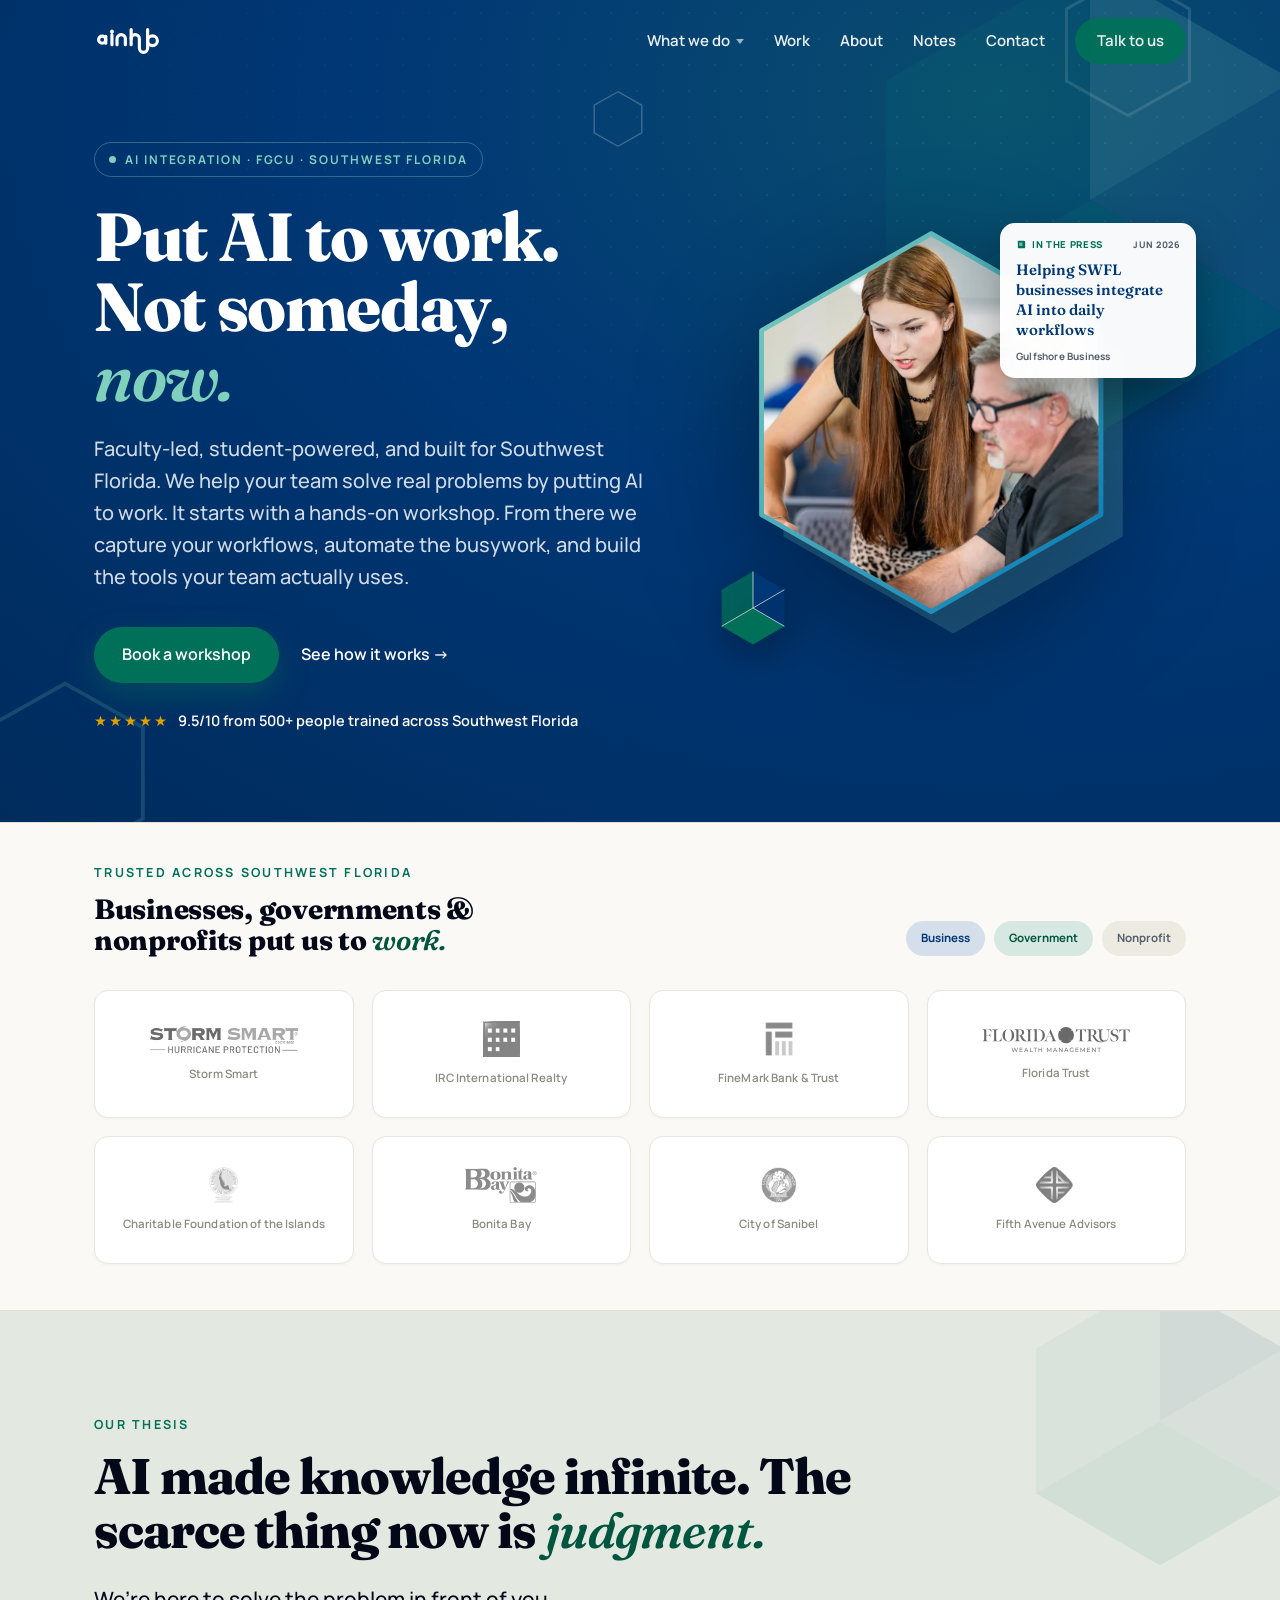
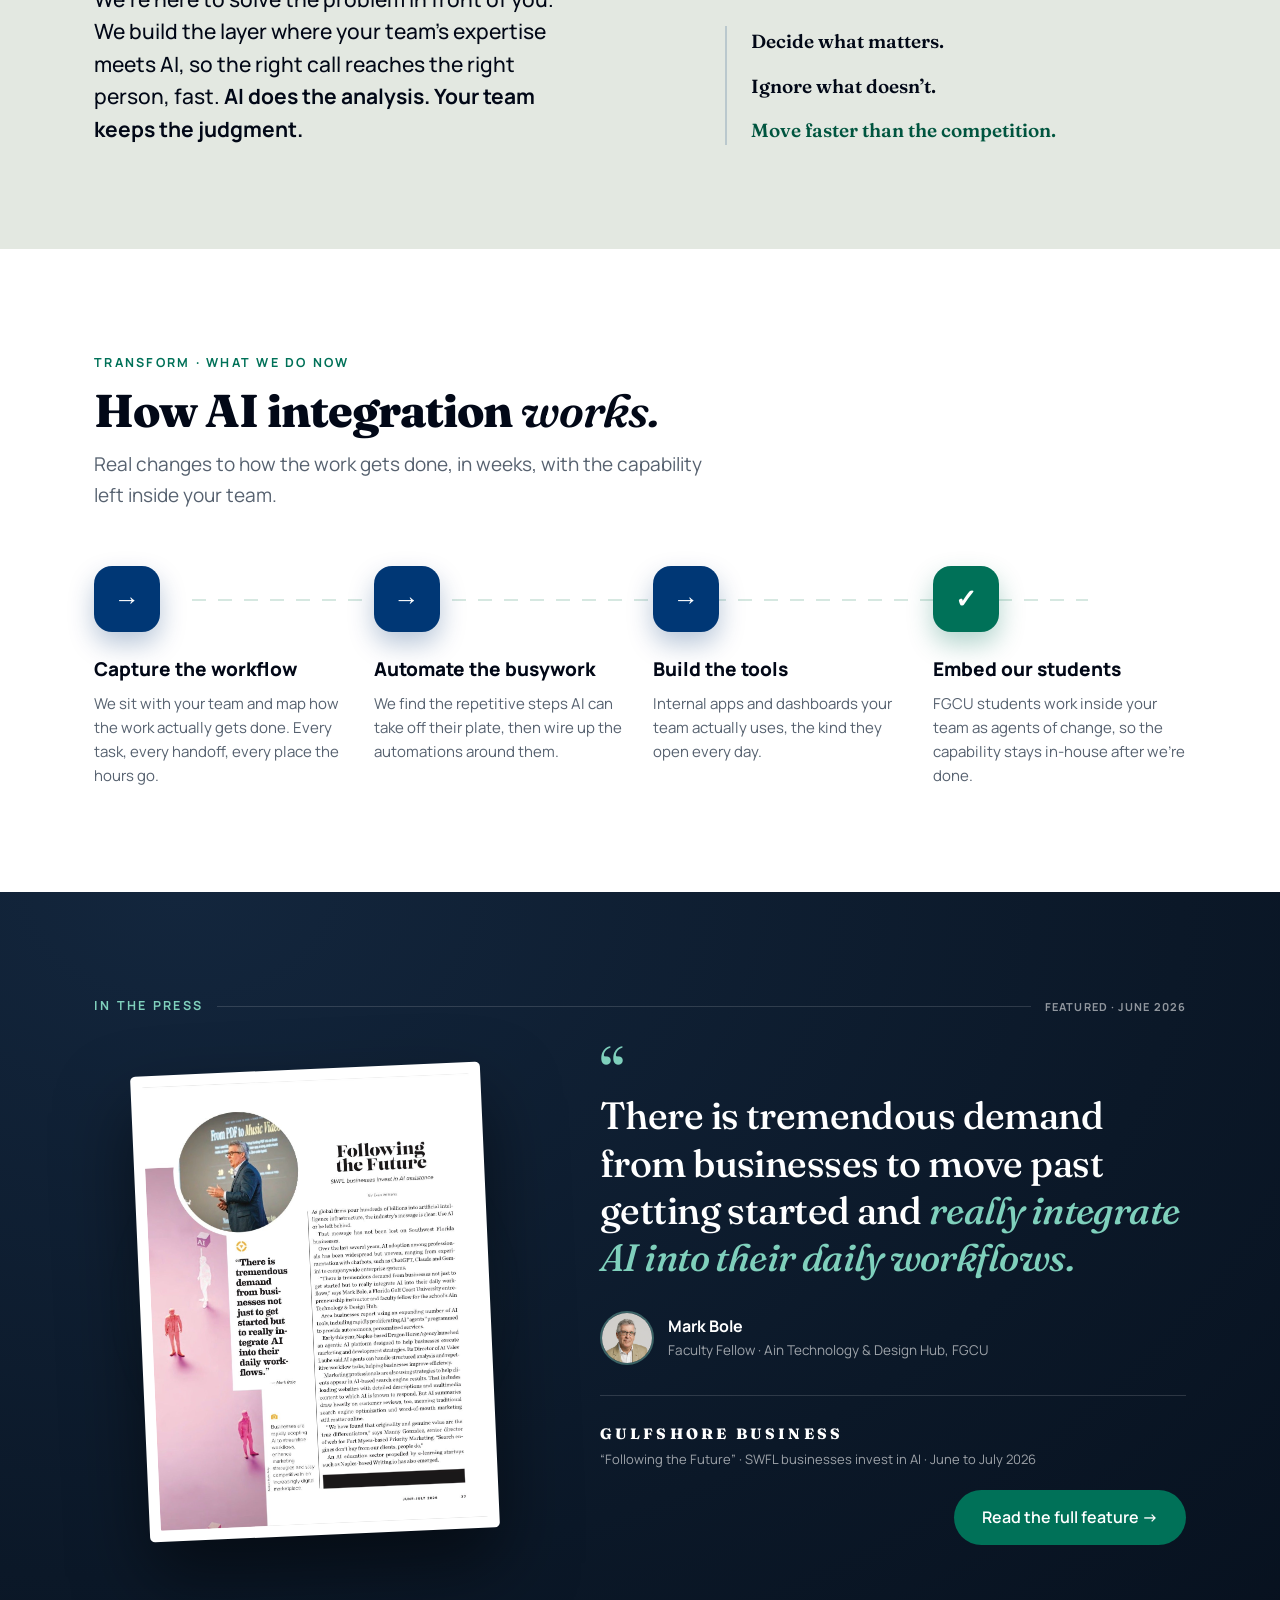
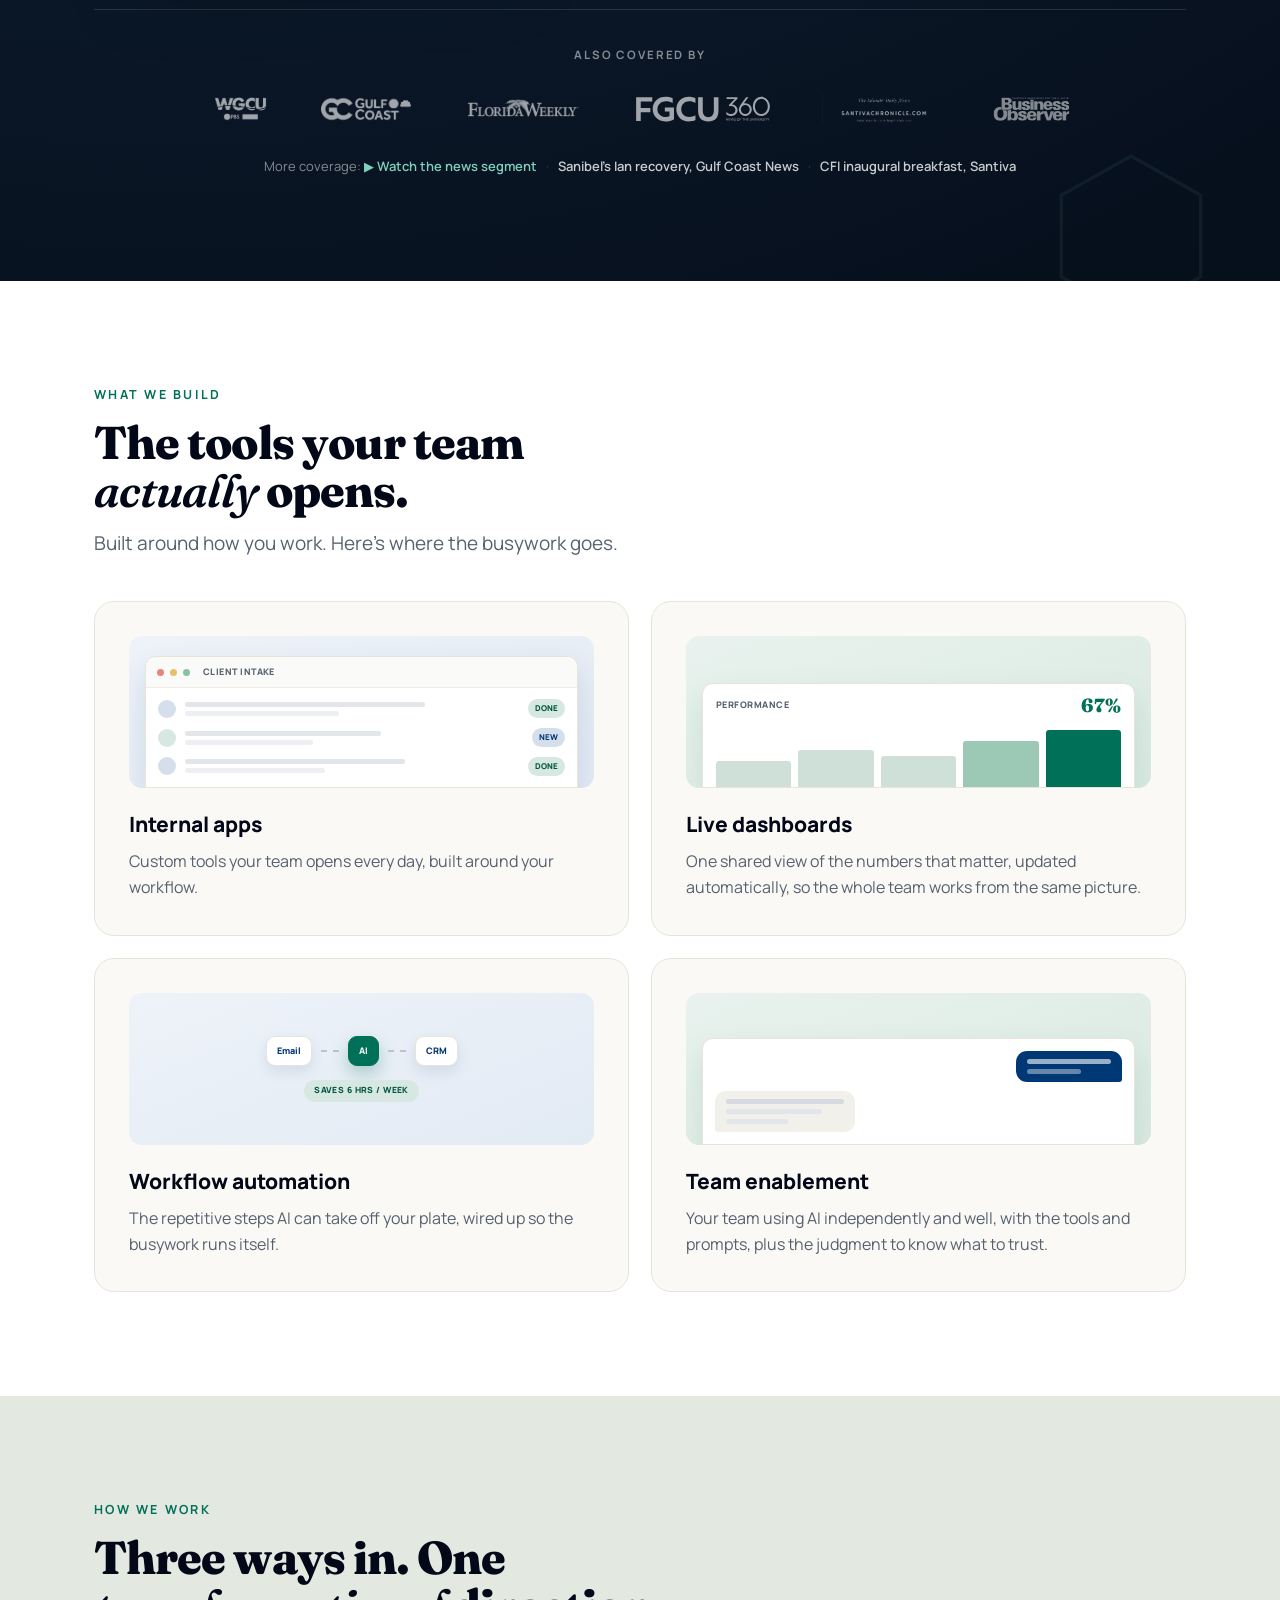
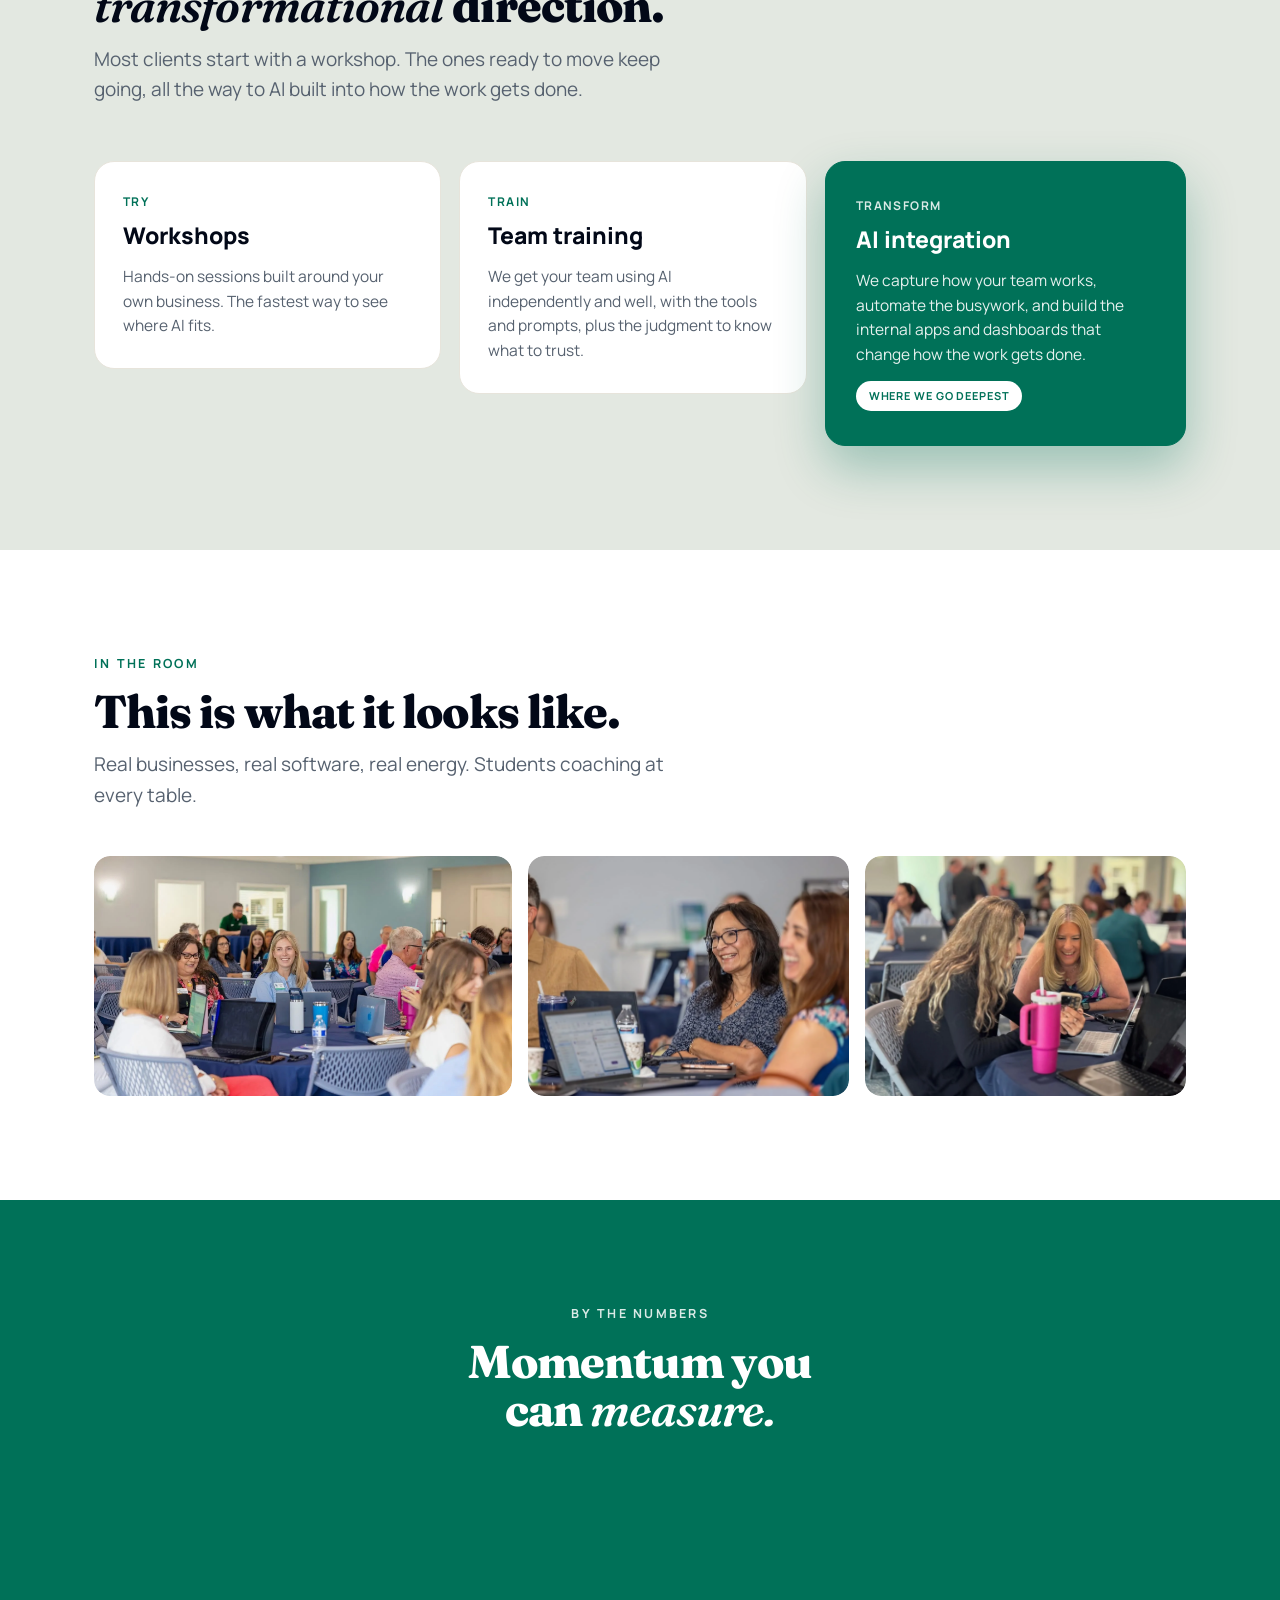
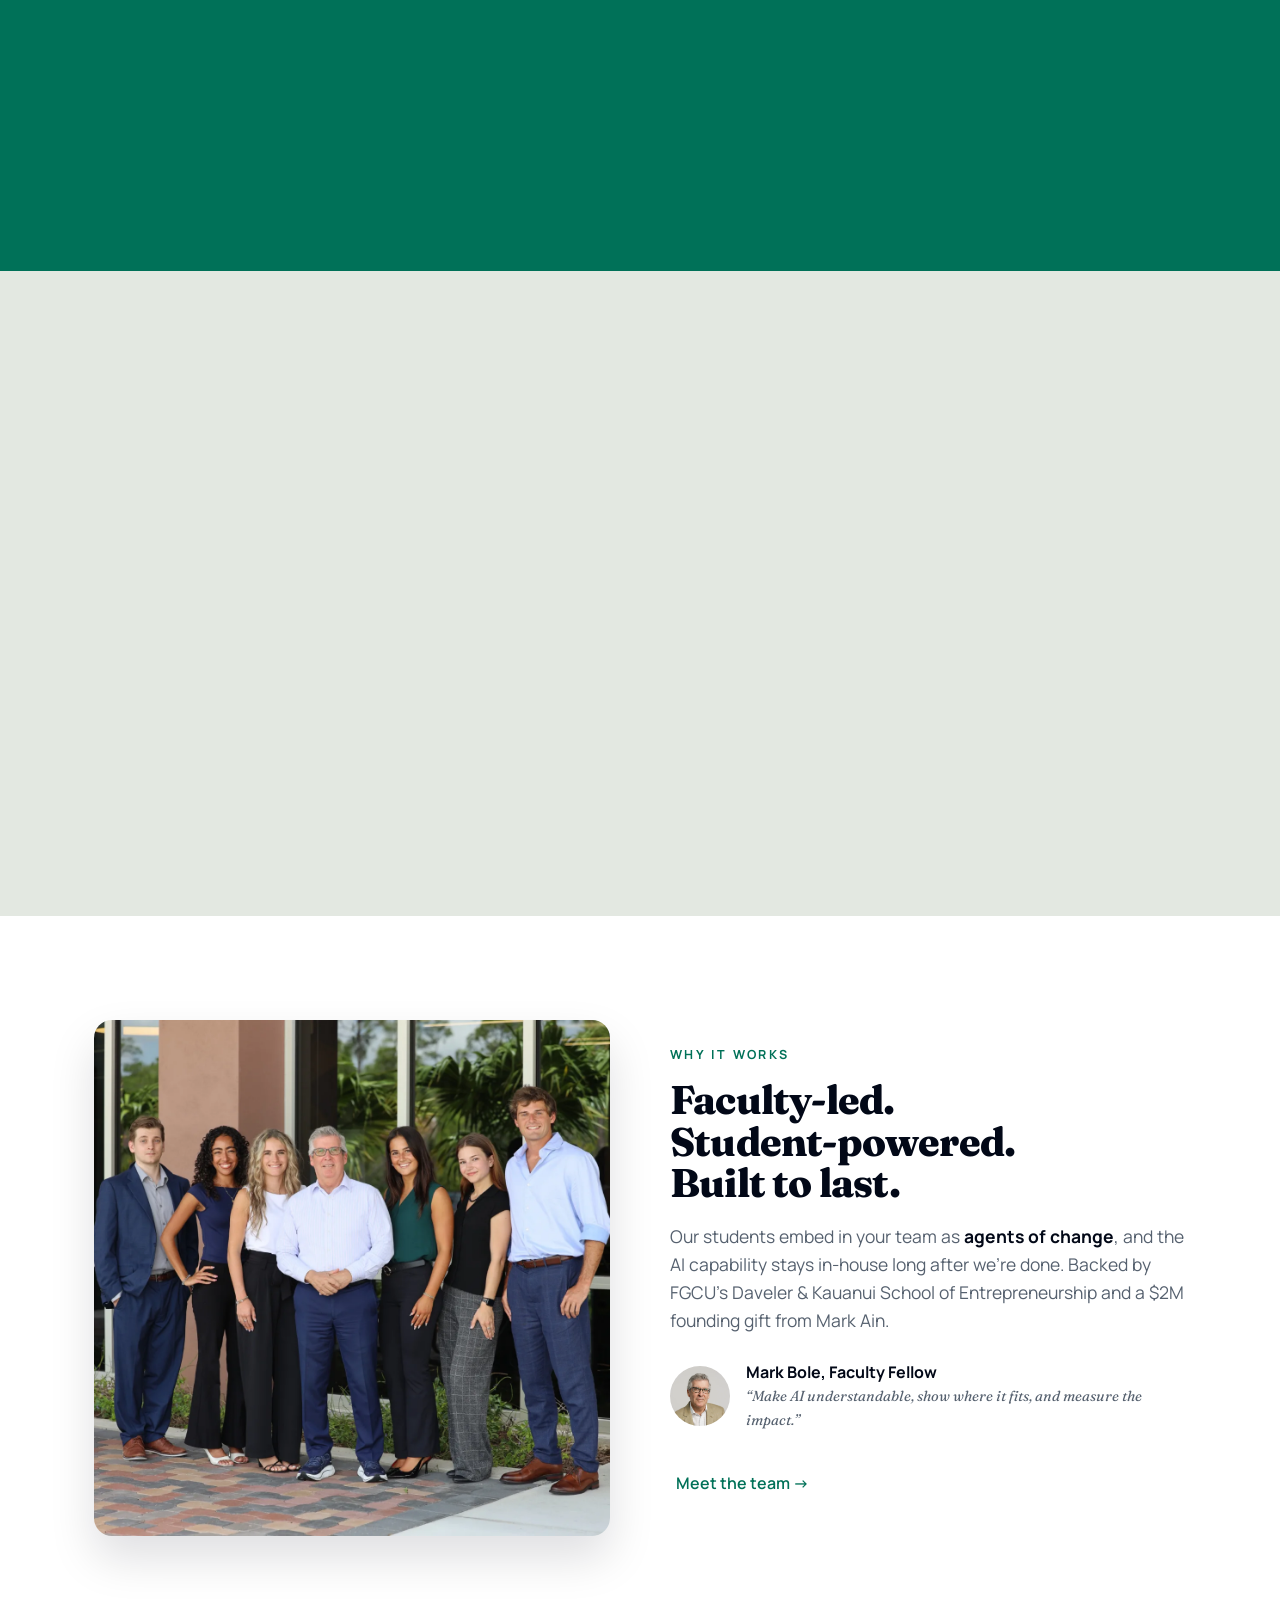
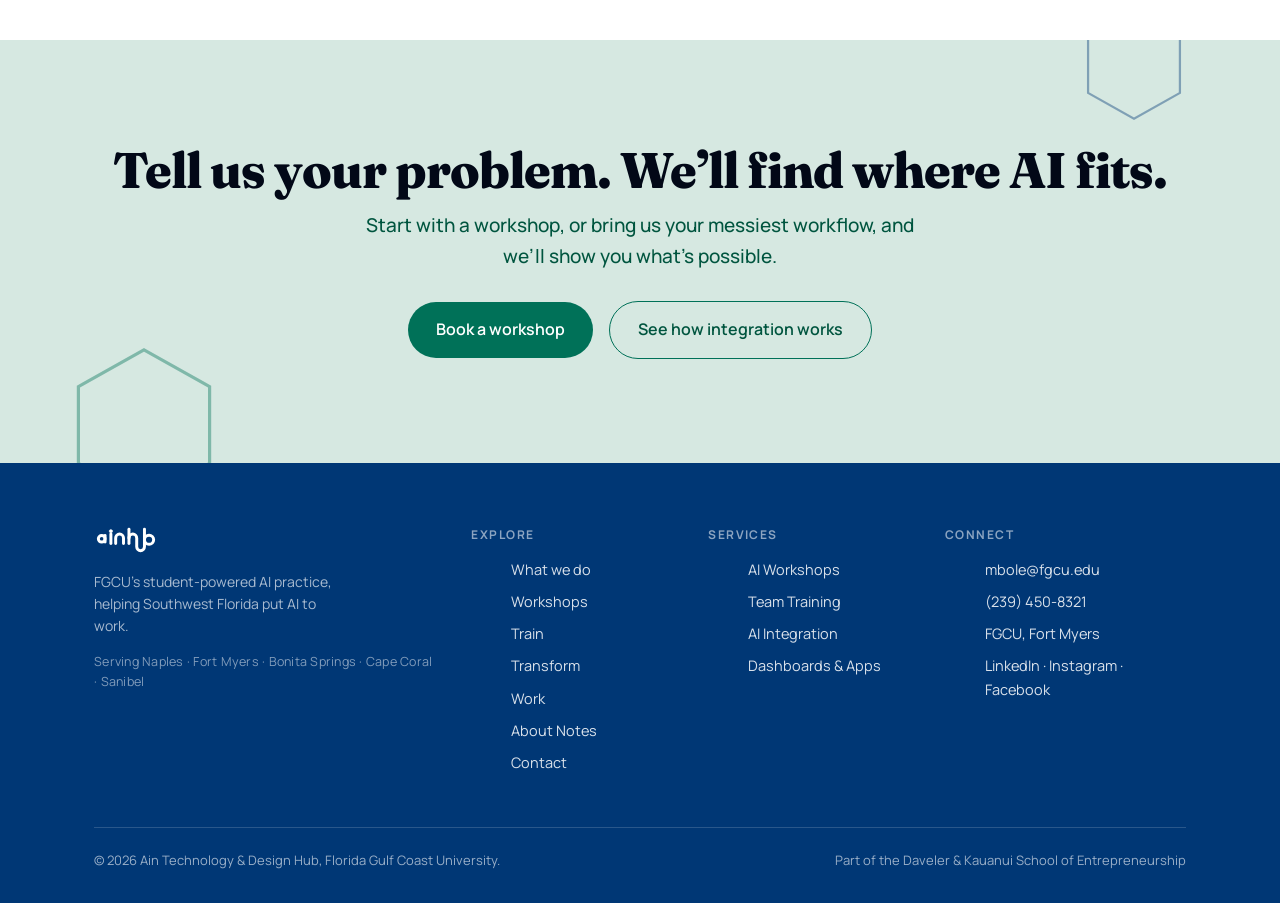
<file: index.html>
<!doctype html><html lang="en"><head><meta charset="utf-8"><meta name="viewport" content="width=device-width,initial-scale=1">
<title>The Ain Hub — Put AI to work, not someday, now.</title>
<meta name="description" content="Faculty-led, student-powered AI integration for Southwest Florida. Start with a hands-on workshop, then let us capture your workflows, automate the busywork, and build the internal tools your team actually uses.">
<meta property="og:title" content="The Ain Hub — Put AI to work, now.">
<meta property="og:description" content="AI integration for Southwest Florida: workshops, training, and the internal apps and dashboards that change how the work gets done.">
<meta property="og:type" content="website">
<meta property="og:image" content="https://ainhub-staging.vercel.app/img/og.png">
<meta name="twitter:card" content="summary_large_image">
<link rel="icon" href="./img/favicon.svg" type="image/svg+xml">
<link rel="preconnect" href="https://fonts.googleapis.com"><link rel="preconnect" href="https://fonts.gstatic.com" crossorigin>
<link href="https://fonts.googleapis.com/css2?family=Fraunces:ital,opsz,wght@0,9..144,500;0,9..144,600;0,9..144,800;1,9..144,500;1,9..144,600&family=Manrope:wght@400;500;600;700;800&display=swap" rel="stylesheet">
<link rel="stylesheet" href="./css/site.css">
</head><body>
<template id="__bundler_thumbnail">
<svg xmlns="http://www.w3.org/2000/svg" viewBox="0 0 100 100"><rect width="100" height="100" fill="#003775"/><g transform="translate(50 50)"><path d="M 0,-22 L 19,-11 L 0,0 Z" fill="#7FD0BC"/><path d="M 19,-11 L 19,11 L 0,0 Z" fill="#7FD0BC" fill-opacity="0.55"/><path d="M 0,0 L 19,11 L 0,22 L -19,11 Z" fill="#00a37a"/><path d="M -19,-11 L 0,-22 L 0,0 L -19,11 Z" fill="#00a37a" fill-opacity="0.6"/></g></svg>
</template>

<nav><div class="wrap nav-in">
  <a href="./index.html"><img class="brand" src="./img/ainhub-wordmark-color.svg" alt="ainhub"></a>
  <button class="nav-toggle" aria-label="Menu"><span></span><span></span><span></span></button>
  <div class="nav-links">
    <div class="has-sub">
      <a href="./what-we-do.html">What we do<span class="caret" aria-hidden="true"></span></a>
      <div class="sub">
        <a href="./workshops.html">Workshops</a>
        <a href="./train.html">Train</a>
        <a href="./transform.html">Transform</a>
      </div>
    </div>
    <a href="./work.html">Work</a>
    <a href="./about.html">About</a>
    <a href="./blog/index.html">Notes</a>
    <a href="./contact.html">Contact</a>
    <a class="pill sm" href="./contact.html">Talk to us</a>
  </div>
</div></nav>

<!-- ===================== HERO ===================== -->
<header class="page-hero dark" id="top">
  <div class="ph-motif">
    <svg class="facet f1" viewBox="0 0 200 200" aria-hidden="true"><path d="M 100,15 L 173,57.5 L 100,100 Z" fill="#7FD0BC"/><path d="M 173,57.5 L 173,142.5 L 100,100 Z" fill="#7FD0BC" fill-opacity="0.5"/><path d="M 100,100 L 173,142.5 L 100,185 L 27,142.5 Z" fill="#00a37a"/><path d="M 27,57.5 L 100,15 L 100,100 L 27,142.5 Z" fill="#00a37a" fill-opacity="0.55"/></svg>
    <svg class="facet f2" viewBox="0 0 100 100" aria-hidden="true"><path d="M50 3 L91 26 L91 74 L50 97 L9 74 L9 26 Z" fill="none" stroke="#7FD0BC" stroke-width="2"/></svg>
    <svg class="facet f3" viewBox="0 0 100 100" aria-hidden="true"><path d="M50 3 L91 26 L91 74 L50 97 L9 74 L9 26 Z" fill="none" stroke="#fff" stroke-width="2.5"/></svg>
  </div>
  <div class="wrap"><div class="ph-grid">
    <div>
      <div class="eyebrow reveal">AI Integration · FGCU · Southwest Florida</div>
      <h1 class="reveal d1">Put AI to work.<br>Not someday, <span class="ac">now.</span></h1>
      <p class="lead reveal d2">Faculty&#8209;led, student&#8209;powered, and built for Southwest Florida. We help your team solve real problems by putting AI to work. It starts with a hands&#8209;on workshop. From there we capture your workflows, automate the busywork, and build the tools your team actually uses.</p>
      <div class="cta reveal d3">
        <a class="pill" href="./contact.html">Book a workshop</a>
        <a class="ghost lt" href="./what-we-do.html">See how it works &rarr;</a>
      </div>
      <div class="rate reveal d4"><span class="stars">★★★★★</span> 9.5/10 from 500+ people trained across Southwest Florida</div>
    </div>
    <div class="ph-art reveal d2">
      <svg class="photo" viewBox="0 0 330 360" role="img" aria-label="An Ain Hub student helping a business owner use AI">
        <defs>
          <clipPath id="ahx"><path d="M152 12 L292 92 L292 244 L152 324 L12 244 L12 92 Z"/></clipPath>
          <linearGradient id="ahedge" x1="0" y1="0" x2="1" y2="1"><stop offset="0" stop-color="#7FD0BC"/><stop offset="1" stop-color="#0077B6"/></linearGradient>
        </defs>
        <path d="M170 30 L310 110 L310 262 L170 342 L30 262 L30 110 Z" fill="rgba(127,208,188,.18)"/>
        <g clip-path="url(#ahx)"><image class="hero-photo" href="./img/hero.webp" x="12" y="12" width="280" height="312" preserveAspectRatio="xMidYMid slice"/></g>
        <path d="M152 12 L292 92 L292 244 L152 324 L12 244 L12 92 Z" fill="none" stroke="url(#ahedge)" stroke-width="4" stroke-linejoin="round"/>
      </svg>
      <svg class="badge" viewBox="0 0 200 200" aria-hidden="true"><path d="M 100,15 L 173,57.5 L 100,100 Z" fill="#003775"/><path d="M 173,57.5 L 173,142.5 L 100,100 Z" fill="#003775" fill-opacity="0.75"/><path d="M 100,100 L 173,142.5 L 100,185 L 27,142.5 Z" fill="#007158"/><path d="M 27,57.5 L 100,15 L 100,100 L 27,142.5 Z" fill="#007158" fill-opacity="0.75"/><g stroke="#fff" stroke-width="1.5" stroke-linejoin="round" fill="none"><path d="M100 100 L100 15 M100 100 L173 57.5 M100 100 L173 142.5 M100 100 L27 142.5"/></g></svg>
      <div class="press-chip">
        <div style="display:flex;align-items:center;justify-content:space-between;margin-bottom:8px">
          <span style="display:inline-flex;align-items:center;gap:5px;font-size:9.5px;font-weight:800;letter-spacing:.07em;text-transform:uppercase;color:#007158"><svg viewBox="0 0 24 24" width="11" height="11" fill="#007158" aria-hidden="true"><path d="M4 4h13a3 3 0 0 1 3 3v11a2 2 0 0 1-2 2H6a2 2 0 0 1-2-2V4Zm3 4v2h7V8H7Zm0 4v2h7v-2H7Z"/></svg>In the press</span>
          <span style="font-size:9px;font-weight:800;letter-spacing:.05em;color:#56616F">JUN 2026</span>
        </div>
        <div style="font-family:Fraunces,serif;font-weight:600;font-size:15px;color:#003775;line-height:1.32">Helping SWFL businesses integrate AI into daily workflows</div>
        <div style="font-size:10px;color:#56616F;margin-top:8px;font-weight:700;letter-spacing:.02em">Gulfshore Business</div>
      </div>
    </div>
  </div></div>
</header>

<!-- ===================== TRUST / LOGOS ===================== -->
<div class="logos">
  <div class="wrap" style="display:flex;justify-content:space-between;align-items:flex-end;gap:28px;flex-wrap:wrap;margin-bottom:30px">
    <div class="reveal">
      <div class="eyebrow" style="margin-bottom:11px">Trusted across Southwest Florida</div>
      <div style="font-family:Fraunces,serif;font-weight:800;font-size:28px;line-height:1.1;letter-spacing:-.01em;color:var(--ink);max-width:14em">Businesses, governments &amp; nonprofits put us to <span style="font-style:italic;font-weight:600;color:var(--green-d)">work.</span></div>
    </div>
    <div class="reveal d1" style="display:flex;gap:9px;flex-wrap:wrap">
      <span style="font-size:11.5px;font-weight:700;color:var(--blue);background:var(--blue-s);padding:8px 15px;border-radius:9999px">Business</span>
      <span style="font-size:11.5px;font-weight:700;color:var(--green-d);background:var(--green-s);padding:8px 15px;border-radius:9999px">Government</span>
      <span style="font-size:11.5px;font-weight:700;color:var(--muted);background:#ECEAE1;padding:8px 15px;border-radius:9999px">Nonprofit</span>
    </div>
  </div>
  <div class="wrap"><div class="logo-wall">
    <div class="logo-cell reveal"><img src="./img/logos/storm-smart.png" alt="Storm Smart"><span class="nm">Storm Smart</span></div>
    <div class="logo-cell reveal d1"><img src="./img/logos/irc.png" alt="IRC International Realty"><span class="nm">IRC International Realty</span></div>
    <div class="logo-cell reveal d2"><img src="./img/logos/finemark.png" alt="FineMark Bank &amp; Trust"><span class="nm">FineMark Bank &amp; Trust</span></div>
    <div class="logo-cell reveal d3"><img src="./img/logos/florida-trust.svg" alt="Florida Trust"><span class="nm">Florida Trust</span></div>
    <div class="logo-cell reveal"><img src="./img/logos/cfi.png" alt="Charitable Foundation of the Islands"><span class="nm">Charitable Foundation of the Islands</span></div>
    <div class="logo-cell reveal d1"><img src="./img/logos/bonita-bay.svg" alt="Bonita Bay"><span class="nm">Bonita Bay</span></div>
    <div class="logo-cell reveal d2"><img src="./img/logos/sanibel-mark.png" alt="City of Sanibel"><span class="nm">City of Sanibel</span></div>
    <div class="logo-cell reveal d3"><img src="./img/logos/fifth-avenue-mark.png" alt="Fifth Avenue Advisors"><span class="nm">Fifth Avenue Advisors</span></div>
  </div></div>
</div>

<!-- ===================== THE THESIS (judgment manifesto) ===================== -->
<section style="background:#E3E8E1;position:relative;overflow:hidden">
  <svg viewBox="0 0 200 200" aria-hidden="true" style="position:absolute;top:-60px;right:-50px;width:340px;opacity:.07;pointer-events:none"><path d="M 100,15 L 173,57.5 L 100,100 Z" fill="#003775"/><path d="M 173,57.5 L 173,142.5 L 100,100 Z" fill="#003775" fill-opacity="0.6"/><path d="M 100,100 L 173,142.5 L 100,185 L 27,142.5 Z" fill="#007158"/><path d="M 27,57.5 L 100,15 L 100,100 L 27,142.5 Z" fill="#007158" fill-opacity="0.6"/></svg>
  <div class="wrap" style="position:relative;z-index:1">
    <div class="eyebrow reveal">Our thesis</div>
    <h2 class="reveal d1" style="font-size:50px;max-width:15.5em;margin:14px 0 26px;line-height:1.08">AI made knowledge infinite. The scarce thing now is <span style="font-style:italic;font-weight:600;color:var(--green-d)">judgment.</span></h2>
    <div style="display:grid;grid-template-columns:1.25fr 1fr;gap:54px;align-items:end">
      <p class="reveal d2" style="font-size:21px;line-height:1.55;color:var(--ink);font-weight:500;max-width:23em;margin:0">We&rsquo;re here to solve the problem in front of you. We build the layer where your team&rsquo;s expertise meets AI, so the right call reaches the right person, fast. <strong>AI does the analysis. Your team keeps the judgment.</strong></p>
      <div class="reveal d3" style="display:flex;flex-direction:column;gap:14px;border-left:2px solid rgba(0,55,117,.18);padding-left:24px">
        <div style="font-family:Fraunces,serif;font-weight:600;font-size:19px;color:var(--ink)">Decide what matters.</div>
        <div style="font-family:Fraunces,serif;font-weight:600;font-size:19px;color:var(--ink)">Ignore what doesn&rsquo;t.</div>
        <div style="font-family:Fraunces,serif;font-weight:600;font-size:19px;color:var(--green-d)">Move faster than the competition.</div>
      </div>
    </div>
  </div>
</section>

<!-- ===================== HOW INTEGRATION WORKS ===================== -->
<section id="integration">
  <div class="wrap">
    <div class="head reveal">
      <div class="eyebrow">Transform · what we do now</div>
      <h2>How AI integration <span style="font-style:italic;font-weight:600">works.</span></h2>
      <p>Real changes to how the work gets done, in weeks, with the capability left inside your team.</p>
    </div>
    <div class="method">
      <div class="mstep reveal"><div class="mn">1</div><h3>Capture the workflow</h3><p>We sit with your team and map how the work actually gets done. Every task, every handoff, every place the hours go.</p></div>
      <div class="mstep reveal d1"><div class="mn">2</div><h3>Automate the busywork</h3><p>We find the repetitive steps AI can take off their plate, then wire up the automations around them.</p></div>
      <div class="mstep reveal d2"><div class="mn">3</div><h3>Build the tools</h3><p>Internal apps and dashboards your team actually uses, the kind they open every day.</p></div>
      <div class="mstep reveal d3"><div class="mn">4</div><h3>Embed our students</h3><p>FGCU students work inside your team as agents of change, so the capability stays in&#8209;house after we&rsquo;re done.</p></div>
    </div>
  </div>
</section>

<!-- ===================== IN THE PRESS ===================== -->
<section id="press" style="background:radial-gradient(135% 120% at 14% 0%,#13263d 0%,#0b1828 58%,#060f1c 100%);color:#fff;position:relative;overflow:hidden">
  <svg viewBox="0 0 100 100" aria-hidden="true" style="position:absolute;bottom:-40px;right:5%;width:170px;opacity:.07;animation:drift2 19s ease-in-out infinite"><path d="M50 3 L91 26 L91 74 L50 97 L9 74 L9 26 Z" fill="none" stroke="#7FD0BC" stroke-width="2"/></svg>
  <div class="wrap" style="position:relative;z-index:1">
    <div class="reveal" style="display:flex;align-items:center;gap:14px;margin-bottom:42px">
      <span style="font-weight:700;letter-spacing:.18em;text-transform:uppercase;font-size:12.5px;color:#7FD0BC">In the press</span>
      <span style="flex:1;height:1px;background:rgba(255,255,255,.14)"></span>
      <span style="font-weight:700;letter-spacing:.1em;text-transform:uppercase;font-size:11px;color:rgba(255,255,255,.55)">Featured · June 2026</span>
    </div>
    <div style="display:grid;grid-template-columns:.86fr 1.14fr;gap:64px;align-items:center" class="press-split">
      <div class="reveal fl" style="display:flex;justify-content:center;position:relative">
        <div style="position:absolute;width:80%;height:80%;border-radius:50%;background:radial-gradient(circle,rgba(127,208,188,.28),transparent 70%);filter:blur(24px);top:10%"></div>
        <a href="https://www.gulfshorebusiness.com/inside-the-magazine/southwest-florida-businesses-expand-use-of-ai-tools-in-2025/article_3cd97e5a-1e93-4f6f-b289-7c87515041b4.html" target="_blank" rel="noopener" class="tear" style="display:block;position:relative;text-decoration:none">
          <div class="tear-card" style="background:#fff;padding:11px;border-radius:5px;box-shadow:0 36px 72px rgba(0,0,0,.5);transform:rotate(-2.5deg);transition:transform .45s cubic-bezier(.2,.7,.3,1);max-width:350px">
            <img src="./img/press-following-the-future.jpg" alt="The Ain Hub featured in Gulfshore Business, &lsquo;Following the Future&rsquo;" style="width:100%;display:block;border-radius:2px">
          </div>
        </a>
      </div>
      <div class="reveal d1">
        <div style="font-family:Fraunces,serif;font-size:70px;line-height:.5;color:#7FD0BC;height:34px" aria-hidden="true">&ldquo;</div>
        <blockquote style="font-family:Fraunces,serif;font-weight:500;font-size:38px;line-height:1.24;letter-spacing:-.015em;color:#fff;margin:0 0 30px;text-wrap:balance">There is tremendous demand from businesses to move past getting started and <span style="font-style:italic;color:#7FD0BC">really integrate AI into their daily workflows.</span></blockquote>
        <div style="display:flex;align-items:center;gap:14px;margin-bottom:30px">
          <img src="./img/founder.webp" alt="Mark Bole" style="width:54px;height:54px;border-radius:50%;object-fit:cover;border:2px solid rgba(127,208,188,.4)">
          <div><div style="font-weight:700;font-size:16px;color:#fff">Mark Bole</div><div style="font-size:13.5px;color:rgba(255,255,255,.6)">Faculty Fellow · Ain Technology &amp; Design Hub, FGCU</div></div>
        </div>
        <div style="display:flex;align-items:center;gap:20px;flex-wrap:wrap;padding-top:26px;border-top:1px solid rgba(255,255,255,.14)">
          <div>
            <div style="font-family:Fraunces,serif;font-weight:800;font-size:15px;letter-spacing:.22em;text-transform:uppercase;color:#fff">Gulfshore Business</div>
            <div style="font-size:13px;color:rgba(255,255,255,.6);margin-top:3px">&ldquo;Following the Future&rdquo; · SWFL businesses invest in AI · June to July 2026</div>
          </div>
          <a href="https://www.gulfshorebusiness.com/inside-the-magazine/southwest-florida-businesses-expand-use-of-ai-tools-in-2025/article_3cd97e5a-1e93-4f6f-b289-7c87515041b4.html" target="_blank" rel="noopener" class="pill" style="margin-left:auto">Read the full feature &rarr;</a>
        </div>
      </div>
    </div>
    <div class="reveal" style="margin-top:64px;border-top:1px solid rgba(255,255,255,.12);padding-top:36px">
      <div style="text-align:center;font-size:11.5px;font-weight:700;letter-spacing:.16em;text-transform:uppercase;color:rgba(255,255,255,.5);margin-bottom:28px">Also covered by</div>
      <div style="display:flex;align-items:center;justify-content:center;gap:50px;flex-wrap:wrap">
        <a href="https://www.wgcu.org/human-interest/2025-11-20/a-how-to-on-ai-seminar-gives-seasonal-sanibel-and-captiva-residents-a-look-at-how-artificial-intelligence-fits-into-daily-life" target="_blank" rel="noopener" class="press-out"><img src="./img/logos/wgcu.png" alt="WGCU" style="height:32px"></a>
        <a href="https://www.gulfcoastnewsnow.com/article/sanibel-businesses-ai-hurricane-recovery/68992050" target="_blank" rel="noopener" class="press-out"><img src="./img/logos/gulf-coast-news.png" alt="Gulf Coast News" style="height:30px"></a>
        <a href="https://www.floridaweekly.com/articles/fort-myers-ae/florida-trust-hosts-welcome-back-workshop/" target="_blank" rel="noopener" class="press-out"><img src="./img/logos/florida-weekly.png" alt="Florida Weekly" style="height:28px"></a>
        <a href="https://fgcu360.com/2023/04/18/gift-launches-new-design-and-technology-hub-in-entrepreneurship" target="_blank" rel="noopener" class="press-out"><img src="./img/logos/fgcu360.svg" alt="FGCU 360" style="height:26px"></a>
        <a href="https://santivachronicle.com/news/fgcu-students-bring-innovation-insight-to-sanibels-post-storm-recovery/" target="_blank" rel="noopener" class="press-out"><img src="./img/logos/santiva.png" alt="Santiva Chronicle" style="height:32px"></a>
        <img src="./img/logos/business-observer.svg" alt="Business Observer" class="press-out-static" style="height:24px">
      </div>
      <div class="reveal d1" style="margin-top:30px;text-align:center;font-size:13px;color:rgba(255,255,255,.5);line-height:1.7">
        More coverage:
        <a href="https://www.youtube.com/watch?v=WvBSw99BYR4" target="_blank" rel="noopener" style="color:#7FD0BC;font-weight:600">▶ Watch the news segment</a>
        <span style="opacity:.4;margin:0 6px">·</span>
        <a href="https://www.gulfcoastnewsnow.com/article/artificial-intelligence-sanibel-hurricane-ian-recovery-storm/68067501" target="_blank" rel="noopener" style="color:rgba(255,255,255,.78);font-weight:600">Sanibel&rsquo;s Ian recovery, Gulf Coast News</a>
        <span style="opacity:.4;margin:0 6px">·</span>
        <a href="https://santivachronicle.com/news/cfi-honors-spirit-of-generosity-at-inaugural-breakfast/" target="_blank" rel="noopener" style="color:rgba(255,255,255,.78);font-weight:600">CFI inaugural breakfast, Santiva</a>
      </div>
    </div>
  </div>
</section>

<!-- ===================== WHAT WE BUILD ===================== -->
<section>
  <div class="wrap">
    <div class="head reveal">
      <div class="eyebrow">What we build</div>
      <h2>The tools your team <span style="font-style:italic;font-weight:600">actually</span> opens.</h2>
      <p>Built around how you work. Here&rsquo;s where the busywork goes.</p>
    </div>
    <div class="grid2" style="margin-top:42px">
      <div class="buildcard reveal">
        <div class="mock blue"><div class="win">
          <div class="chrome"><span class="dot r"></span><span class="dot y"></span><span class="dot g"></span><span class="winttl">CLIENT INTAKE</span></div>
          <div class="rows">
            <div class="row"><span class="av b"></span><span class="ln"><i style="width:72%"></i><i class="s" style="width:46%"></i></span><span class="tag2 done">DONE</span></div>
            <div class="row"><span class="av g"></span><span class="ln"><i style="width:58%"></i><i class="s" style="width:38%"></i></span><span class="tag2 new">NEW</span></div>
            <div class="row"><span class="av b"></span><span class="ln"><i style="width:66%"></i><i class="s" style="width:42%"></i></span><span class="tag2 done">DONE</span></div>
          </div>
        </div></div>
        <h3>Internal apps</h3>
        <p>Custom tools your team opens every day, built around your workflow.</p>
      </div>
      <div class="buildcard reveal d1">
        <div class="mock green"><div class="win pad">
          <div class="chead"><span class="lbl">PERFORMANCE</span><span class="pct">67%</span></div>
          <div class="chart"><i style="height:42%"></i><i style="height:60%"></i><i style="height:50%"></i><i class="mid" style="height:74%"></i><i class="hot" style="height:92%"></i></div>
        </div></div>
        <h3>Live dashboards</h3>
        <p>One shared view of the numbers that matter, updated automatically, so the whole team works from the same picture.</p>
      </div>
      <div class="buildcard reveal">
        <div class="mock blue center"><div class="flow">
          <div class="chips"><span class="chip b">Email</span><span class="conn"></span><span class="chip ai">AI</span><span class="conn"></span><span class="chip b">CRM</span></div>
          <span class="saved">SAVES 6 HRS / WEEK</span>
        </div></div>
        <h3>Workflow automation</h3>
        <p>The repetitive steps AI can take off your plate, wired up so the busywork runs itself.</p>
      </div>
      <div class="buildcard reveal d1">
        <div class="mock green"><div class="win chat">
          <div class="msg me"><i style="width:84px"></i><i class="s" style="width:54px"></i></div>
          <div class="msg them"><i style="width:118px"></i><i class="s" style="width:96px"></i><i class="s" style="width:62px"></i></div>
        </div></div>
        <h3>Team enablement</h3>
        <p>Your team using AI independently and well, with the tools and prompts, plus the judgment to know what to trust.</p>
      </div>
    </div>
  </div>
</section>

<!-- ===================== THREE WAYS IN ===================== -->
<section class="sec-paper" id="ladder">
  <div class="wrap">
    <div class="head reveal">
      <div class="eyebrow">How we work</div>
      <h2>Three ways in. One <span style="font-style:italic;font-weight:600">transformational</span> direction.</h2>
      <p>Most clients start with a workshop. The ones ready to move keep going, all the way to AI built into how the work gets done.</p>
    </div>
    <div class="steps">
      <a class="step reveal" href="./workshops.html"><div class="num">01</div><div class="lab">Try</div><h3>Workshops</h3><p>Hands&#8209;on sessions built around your own business. The fastest way to see where AI fits.</p></a>
      <a class="step reveal d1" href="./train.html"><div class="num">02</div><div class="lab">Train</div><h3>Team training</h3><p>We get your team using AI independently and well, with the tools and prompts, plus the judgment to know what to trust.</p></a>
      <a class="step hot reveal d2" href="./transform.html"><div class="num">03</div><div class="lab">Transform</div><h3>AI integration</h3><p>We capture how your team works, automate the busywork, and build the internal apps and dashboards that change how the work gets done.</p><span class="tag">Where we go deepest</span></a>
    </div>
  </div>
</section>

<!-- ===================== IN THE ROOM ===================== -->
<section>
  <div class="wrap">
    <div class="head reveal">
      <div class="eyebrow">In the room</div>
      <h2>This is what it looks like.</h2>
      <p>Real businesses, real software, real energy. Students coaching at every table.</p>
    </div>
    <div class="room">
      <div class="ph reveal"><img src="./img/workshop-full-room.webp" alt="A full-room Ain Hub workshop"></div>
      <div class="ph reveal d1"><img src="./img/workshop-laughing-attendees.webp" alt="Workshop attendees laughing together"></div>
      <div class="ph reveal d2"><img src="./img/workshop-1on1-help.webp" alt="A student helping an attendee one on one"></div>
    </div>
  </div>
</section>

<!-- ===================== BY THE NUMBERS ===================== -->
<section class="numbers">
  <svg viewBox="0 0 100 100" aria-hidden="true" class="hex-accent" style="top:-30px;right:6%;width:150px;opacity:.12"><path d="M50 3 L91 26 L91 74 L50 97 L9 74 L9 26 Z" fill="none" stroke="#fff" stroke-width="2"/></svg>
  <div class="wrap">
    <div class="head center reveal">
      <div class="eyebrow">By the numbers</div>
      <h2>Momentum you can <span style="font-style:italic;font-weight:600">measure.</span></h2>
    </div>
    <div class="stats">
      <div class="stat reveal"><div class="n"><span data-count="500" data-suffix="+">500+</span></div><div class="l">people trained</div></div>
      <div class="stat reveal d1"><div class="n">9.5<em>/10</em></div><div class="l">workshop rating</div></div>
      <div class="stat reveal d2"><div class="n"><span data-count="185">185</span></div><div class="l">largest audience</div></div>
      <div class="stat reveal d3"><div class="n"><span data-count="3">3</span></div><div class="l">integration clients</div></div>
    </div>
    <div class="growth reveal">
      <div class="gbars">
        <span class="b" style="height:16%"></span><span class="b" style="height:33%"></span><span class="b" style="height:54%"></span><span class="b" style="height:76%"></span><span class="b last" style="height:100%"></span>
      </div>
      <div class="growth-cap">From <b>8 attendees</b> in a room with no projector to a <b>185&#8209;person</b> seminar, in six months.</div>
    </div>
    <div class="press reveal d1" style="margin-top:46px">
      <span class="pl">Two years in. Just getting started.</span>
      Naples · Fort Myers · Bonita Springs · Cape Coral · Sanibel · <b>Lee County</b>
    </div>
  </div>
</section>

<!-- ===================== TESTIMONIALS ===================== -->
<section class="sec-paper">
  <div class="wrap">
    <div class="head reveal">
      <div class="eyebrow">What people say</div>
      <h2>Real businesses. Real takeaways.</h2>
    </div>
    <div class="tgrid">
      <div class="tcard reveal"><div class="stars">★★★★★</div><p>&ldquo;Valuable information in a concise, fun, easy&#8209;to&#8209;understand manner. The immediate takeaway was fixing my website. I was thrilled to make changes right away.&rdquo;</p><div class="who">Workshop attendee · Sanibel</div></div>
      <div class="tcard reveal d1"><div class="stars">★★★★★</div><p>&ldquo;Very informative and helpful as a beginner. The fact that information had been prepared on our businesses beforehand was very nice.&rdquo;</p><div class="who">Workshop attendee · Southwest Florida</div></div>
      <div class="tcard reveal d2"><div class="stars">★★★★★</div><p>&ldquo;Great content that&rsquo;s up to date despite how quickly AI is changing. Practical and engaging to learn.&rdquo;</p><div class="who">Workshop attendee · Fort Myers</div></div>
    </div>
  </div>
</section>

<!-- ===================== TEAM ===================== -->
<section id="team">
  <div class="wrap"><div class="split">
    <div class="reveal fl col-img"><img class="shot-img" src="./img/team.webp" alt="The Ain Hub student team"></div>
    <div class="reveal d1">
      <div class="eyebrow">Why it works</div>
      <h2>Faculty&#8209;led. Student&#8209;powered. Built to last.</h2>
      <div class="prose"><p>Our students embed in your team as <strong>agents of change</strong>, and the AI capability stays in&#8209;house long after we&rsquo;re done. Backed by FGCU&rsquo;s Daveler &amp; Kauanui School of Entrepreneurship and a $2M founding gift from Mark Ain.</p></div>
      <div class="founder">
        <img src="./img/founder.webp" alt="Mark Bole">
        <div><div class="nm">Mark Bole, Faculty Fellow</div><div class="ph">&ldquo;Make AI understandable, show where it fits, and measure the impact.&rdquo;</div></div>
      </div>
      <div style="margin-top:24px"><a class="ghost" href="./about.html">Meet the team &rarr;</a></div>
    </div>
  </div></div>
</section>

<!-- ===================== CTA ===================== -->
<section class="cta-band">
  <svg class="hex-accent ha-a" viewBox="0 0 100 100" aria-hidden="true"><path d="M50 3 L91 26 L91 74 L50 97 L9 74 L9 26 Z" fill="none" stroke="#007158" stroke-width="2"/></svg>
  <svg class="hex-accent ha-b" viewBox="0 0 100 100" aria-hidden="true"><path d="M50 3 L91 26 L91 74 L50 97 L9 74 L9 26 Z" fill="none" stroke="#003775" stroke-width="2"/></svg>
  <div class="wrap reveal">
    <h2>Tell us your problem. We&rsquo;ll find where AI fits.</h2>
    <p>Start with a workshop, or bring us your messiest workflow, and we&rsquo;ll show you what&rsquo;s possible.</p>
    <div class="row"><a class="pill" href="./contact.html">Book a workshop</a><a class="pill line" href="./transform.html">See how integration works</a></div>
  </div>
</section>

<!-- ===================== FOOTER ===================== -->
<footer><div class="wrap">
  <div class="foot-grid">
    <div>
      <img class="fl" src="./img/ainhub-wordmark-white.svg" alt="ainhub">
      <p class="ft">FGCU&rsquo;s student&#8209;powered AI practice, helping Southwest Florida put AI to work.</p>
      <p class="serving">Serving Naples · Fort Myers · Bonita Springs · Cape Coral · Sanibel</p>
    </div>
    <div><h4>Explore</h4><ul>
      <li><a href="./what-we-do.html">What we do</a></li>
      <li><a href="./workshops.html">Workshops</a></li>
      <li><a href="./train.html">Train</a></li>
      <li><a href="./transform.html">Transform</a></li>
      <li><a href="./work.html">Work</a></li>
      <li><a href="./about.html">About</a>
    <a href="./blog/index.html">Notes</a></li>
      <li><a href="./contact.html">Contact</a></li>
    </ul></div>
    <div><h4>Services</h4><ul>
      <li><a href="./workshops.html">AI Workshops</a></li>
      <li><a href="./train.html">Team Training</a></li>
      <li><a href="./transform.html">AI Integration</a></li>
      <li><a href="./transform.html">Dashboards &amp; Apps</a></li>
    </ul></div>
    <div><h4>Connect</h4><ul>
      <li><a href="mailto:mbole@fgcu.edu">mbole@fgcu.edu</a></li>
      <li><a href="tel:+12394508321">(239) 450&#8209;8321</a></li>
      <li>FGCU, Fort Myers</li>
      <li>LinkedIn · Instagram · Facebook</li>
    </ul></div>
  </div>
  <div class="foot-bot"><span>© 2026 Ain Technology &amp; Design Hub, Florida Gulf Coast University.</span><span>Part of the Daveler &amp; Kauanui School of Entrepreneurship</span></div>
</div></footer>

<style>
  /* homepage-only press accents */
  .press-out{display:inline-flex;align-items:center;transition:transform .25s ease}
  .press-out:hover{transform:translateY(-2px)}
  .press-out img{filter:brightness(0) invert(1);opacity:.62;transition:.25s;max-width:150px;object-fit:contain}
  .press-out:hover img{opacity:1}
  .press-out-static{filter:brightness(0) invert(1);opacity:.5;max-width:150px;object-fit:contain}
  .tear:hover .tear-card{transform:rotate(0deg) scale(1.025)!important}
  @media (max-width:980px){.press-split{grid-template-columns:1fr!important;gap:40px!important}.press-split blockquote{font-size:30px!important}}
</style>
<script src="./js/site.js"></script>
</body></html>
</file>
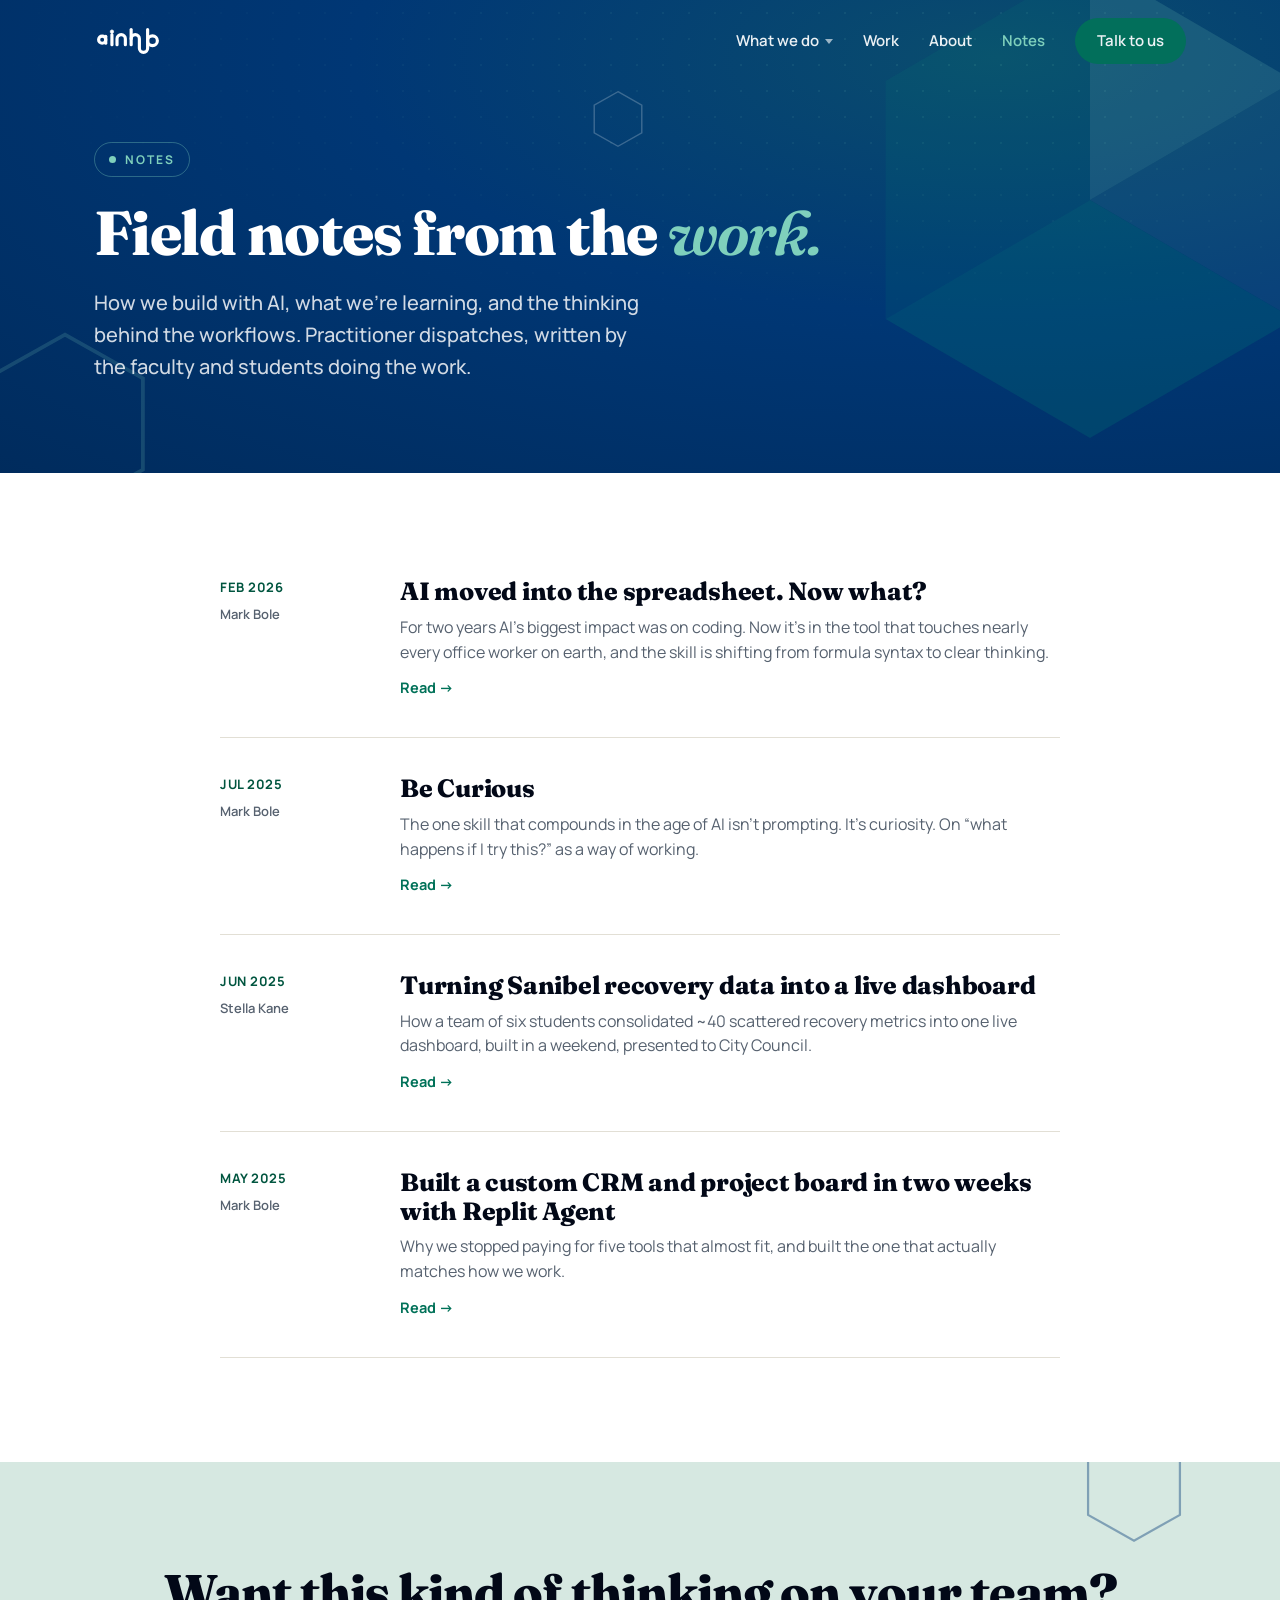
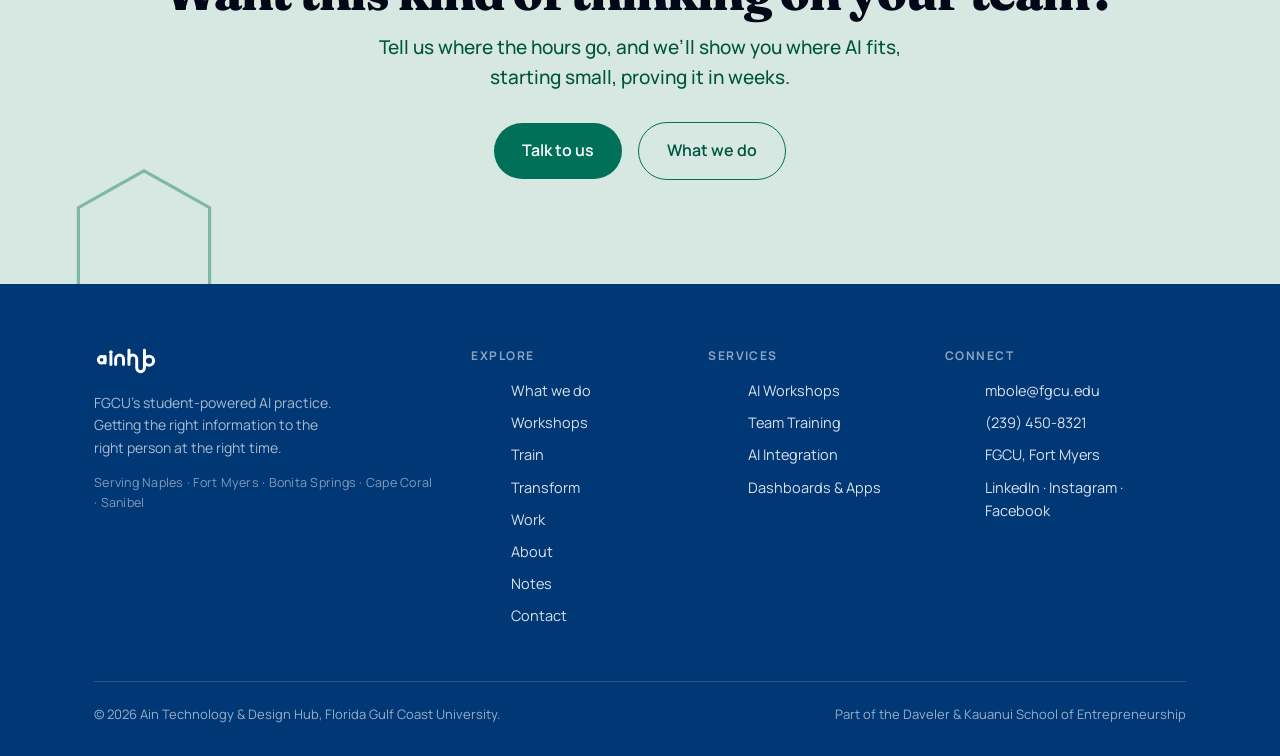
<file: blog/index.html>
<!doctype html><html lang="en"><head><meta charset="utf-8"><meta name="viewport" content="width=device-width,initial-scale=1">
<title>Notes — The Ain Hub</title>
<meta name="description" content="Field notes from the Ain Hub. How we build with AI, what we're learning, and the work behind the workflows. Practitioner dispatches, not hype.">
<meta property="og:title" content="Notes — The Ain Hub">
<meta property="og:description" content="Field notes from the Ain Hub. How we build with AI, what we're learning, and the work behind the workflows.">
<meta property="og:type" content="website">
<meta property="og:image" content="https://ainhub-staging.vercel.app/img/og.png">
<meta name="twitter:card" content="summary_large_image">
<link rel="icon" href="../img/favicon.svg" type="image/svg+xml">
<link rel="preconnect" href="https://fonts.googleapis.com"><link rel="preconnect" href="https://fonts.gstatic.com" crossorigin>
<link href="https://fonts.googleapis.com/css2?family=Fraunces:ital,opsz,wght@0,9..144,500;0,9..144,600;0,9..144,800;1,9..144,500;1,9..144,600&family=Manrope:wght@400;500;600;700;800&display=swap" rel="stylesheet">
<link rel="stylesheet" href="../css/site.css">
</head><body>

<nav><div class="wrap nav-in">
  <a href="../index.html"><img class="brand" src="../img/ainhub-wordmark-color.svg" alt="ainhub"></a>
  <button class="nav-toggle" aria-label="Menu"><span></span><span></span><span></span></button>
  <div class="nav-links">
    <div class="has-sub">
      <a href="../what-we-do.html">What we do<span class="caret" aria-hidden="true"></span></a>
      <div class="sub">
        <a href="../workshops.html">Workshops</a>
        <a href="../train.html">Train</a>
        <a href="../transform.html">Transform</a>
      </div>
    </div>
    <a href="../work.html">Work</a>
    <a href="../about.html">About</a>
    <a href="./index.html" class="active">Notes</a>
    <a class="pill sm" href="../contact.html">Talk to us</a>
  </div>
</div></nav>

<!-- PAGE HERO -->
<header class="page-hero dark">
  <div class="ph-motif">
    <svg class="facet f1" viewBox="0 0 200 200" aria-hidden="true"><path d="M 100,15 L 173,57.5 L 100,100 Z" fill="#7FD0BC"/><path d="M 173,57.5 L 173,142.5 L 100,100 Z" fill="#7FD0BC" fill-opacity="0.5"/><path d="M 100,100 L 173,142.5 L 100,185 L 27,142.5 Z" fill="#00a37a"/><path d="M 27,57.5 L 100,15 L 100,100 L 27,142.5 Z" fill="#00a37a" fill-opacity="0.55"/></svg>
    <svg class="facet f2" viewBox="0 0 100 100" aria-hidden="true"><path d="M50 3 L91 26 L91 74 L50 97 L9 74 L9 26 Z" fill="none" stroke="#7FD0BC" stroke-width="2"/></svg>
    <svg class="facet f3" viewBox="0 0 100 100" aria-hidden="true"><path d="M50 3 L91 26 L91 74 L50 97 L9 74 L9 26 Z" fill="none" stroke="#fff" stroke-width="2.5"/></svg>
  </div>
  <div class="wrap">
    <div class="eyebrow reveal">Notes</div>
    <h1 class="reveal d1">Field notes from the <span class="ac">work.</span></h1>
    <p class="lead reveal d2">How we build with AI, what we&rsquo;re learning, and the thinking behind the workflows. Practitioner dispatches, written by the faculty and students doing the work.</p>
  </div>
</header>

<!-- POSTS -->
<section><div class="wrap">
  <div class="post-list">
    <a class="post-row reveal" href="./ai-moved-into-the-spreadsheet.html">
      <div class="pdate">Feb 2026<span class="by">Mark Bole</span></div>
      <div>
        <h3>AI moved into the spreadsheet. Now what?</h3>
        <p>For two years AI&rsquo;s biggest impact was on coding. Now it&rsquo;s in the tool that touches nearly every office worker on earth, and the skill is shifting from formula syntax to clear thinking.</p>
        <span class="more">Read &rarr;</span>
      </div>
    </a>
    <a class="post-row reveal d1" href="./be-curious-introduction.html">
      <div class="pdate">Jul 2025<span class="by">Mark Bole</span></div>
      <div>
        <h3>Be Curious</h3>
        <p>The one skill that compounds in the age of AI isn&rsquo;t prompting. It&rsquo;s curiosity. On &ldquo;what happens if I try this?&rdquo; as a way of working.</p>
        <span class="more">Read &rarr;</span>
      </div>
    </a>
    <a class="post-row reveal d2" href="./sanibel-recovery-data-dashboard.html">
      <div class="pdate">Jun 2025<span class="by">Stella Kane</span></div>
      <div>
        <h3>Turning Sanibel recovery data into a live dashboard</h3>
        <p>How a team of six students consolidated ~40 scattered recovery metrics into one live dashboard, built in a weekend, presented to City Council.</p>
        <span class="more">Read &rarr;</span>
      </div>
    </a>
    <a class="post-row reveal d3" href="./custom-crm-project-board-replit-agent.html">
      <div class="pdate">May 2025<span class="by">Mark Bole</span></div>
      <div>
        <h3>Built a custom CRM and project board in two weeks with Replit Agent</h3>
        <p>Why we stopped paying for five tools that almost fit, and built the one that actually matches how we work.</p>
        <span class="more">Read &rarr;</span>
      </div>
    </a>
  </div>
</div></section>

<!-- CTA -->
<section class="cta-band">
  <svg class="hex-accent ha-a" viewBox="0 0 100 100" aria-hidden="true"><path d="M50 3 L91 26 L91 74 L50 97 L9 74 L9 26 Z" fill="none" stroke="#007158" stroke-width="2"/></svg>
  <svg class="hex-accent ha-b" viewBox="0 0 100 100" aria-hidden="true"><path d="M50 3 L91 26 L91 74 L50 97 L9 74 L9 26 Z" fill="none" stroke="#003775" stroke-width="2"/></svg>
  <div class="wrap reveal">
    <h2>Want this kind of thinking on your team?</h2>
    <p>Tell us where the hours go, and we&rsquo;ll show you where AI fits, starting small, proving it in weeks.</p>
    <div class="row"><a class="pill" href="../contact.html">Talk to us</a><a class="pill line" href="../what-we-do.html">What we do</a></div>
  </div>
</section>

<!-- FOOTER -->
<footer><div class="wrap">
  <div class="foot-grid">
    <div>
      <img class="fl" src="../img/ainhub-wordmark-white.svg" alt="ainhub">
      <p class="ft">FGCU&rsquo;s student&#8209;powered AI practice. Getting the right information to the right person at the right time.</p>
      <p class="serving">Serving Naples &middot; Fort Myers &middot; Bonita Springs &middot; Cape Coral &middot; Sanibel</p>
    </div>
    <div><h4>Explore</h4><ul>
      <li><a href="../what-we-do.html">What we do</a></li>
      <li><a href="../workshops.html">Workshops</a></li>
      <li><a href="../train.html">Train</a></li>
      <li><a href="../transform.html">Transform</a></li>
      <li><a href="../work.html">Work</a></li>
      <li><a href="../about.html">About</a></li>
      <li><a href="./index.html">Notes</a></li>
      <li><a href="../contact.html">Contact</a></li>
    </ul></div>
    <div><h4>Services</h4><ul>
      <li><a href="../workshops.html">AI Workshops</a></li>
      <li><a href="../train.html">Team Training</a></li>
      <li><a href="../transform.html">AI Integration</a></li>
      <li><a href="../transform.html">Dashboards &amp; Apps</a></li>
    </ul></div>
    <div><h4>Connect</h4><ul>
      <li><a href="mailto:mbole@fgcu.edu">mbole@fgcu.edu</a></li>
      <li><a href="tel:+12394508321">(239) 450&#8209;8321</a></li>
      <li>FGCU, Fort Myers</li>
      <li>LinkedIn &middot; Instagram &middot; Facebook</li>
    </ul></div>
  </div>
  <div class="foot-bot"><span>&copy; 2026 Ain Technology &amp; Design Hub, Florida Gulf Coast University.</span><span>Part of the Daveler &amp; Kauanui School of Entrepreneurship</span></div>
</div></footer>

<script src="../js/site.js"></script>
</body></html>
</file>
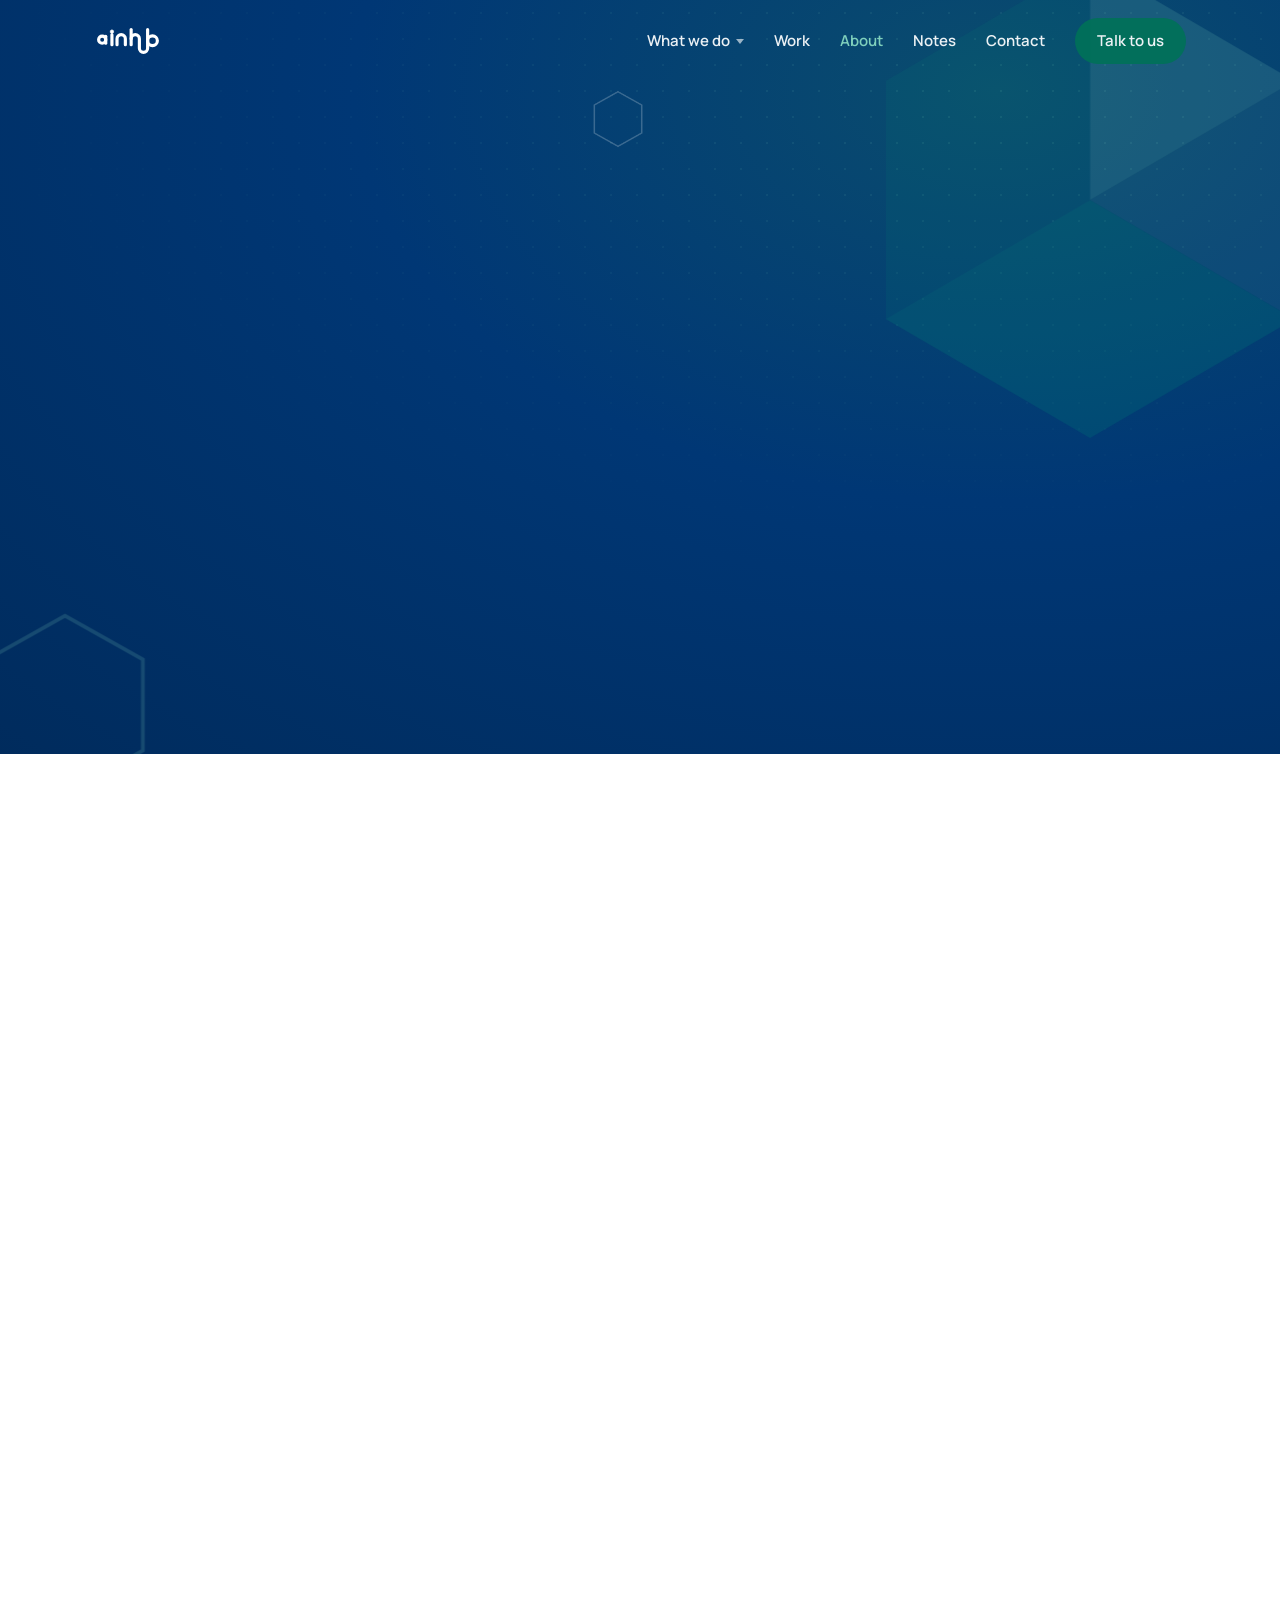
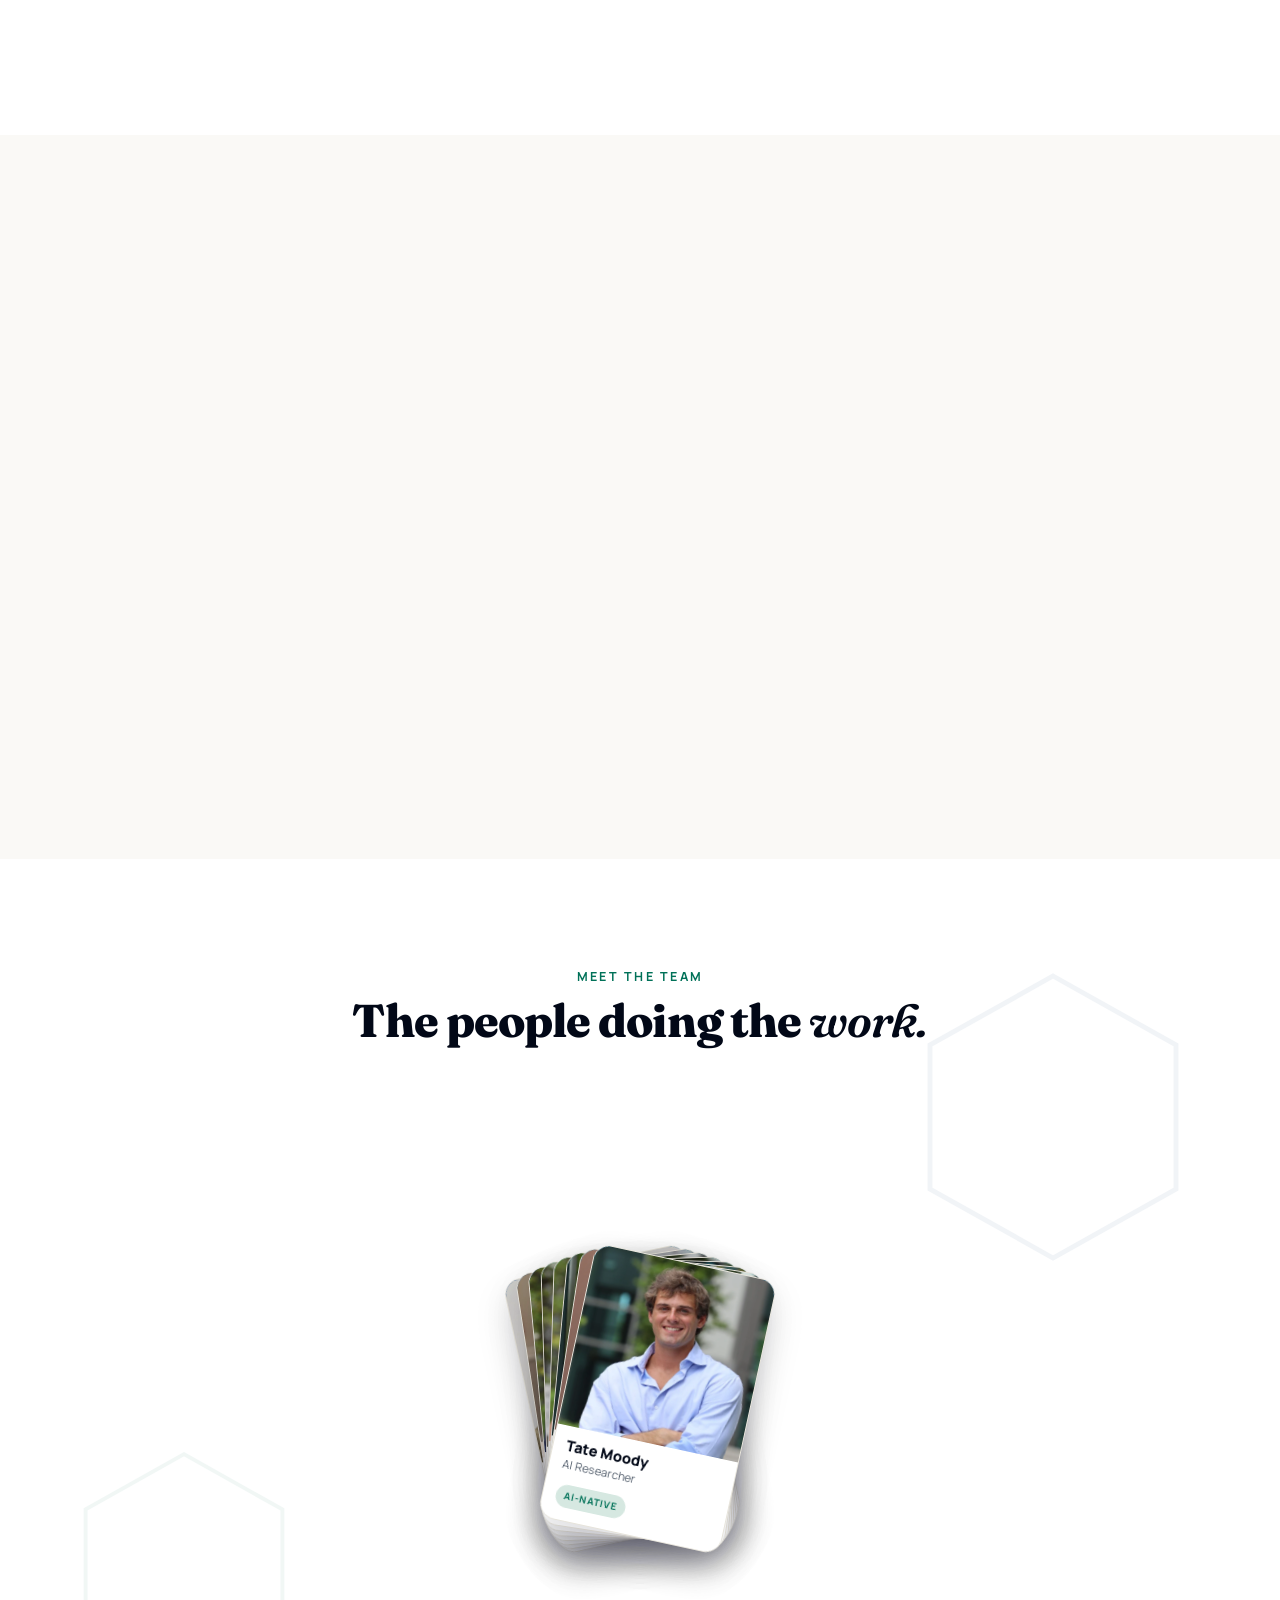
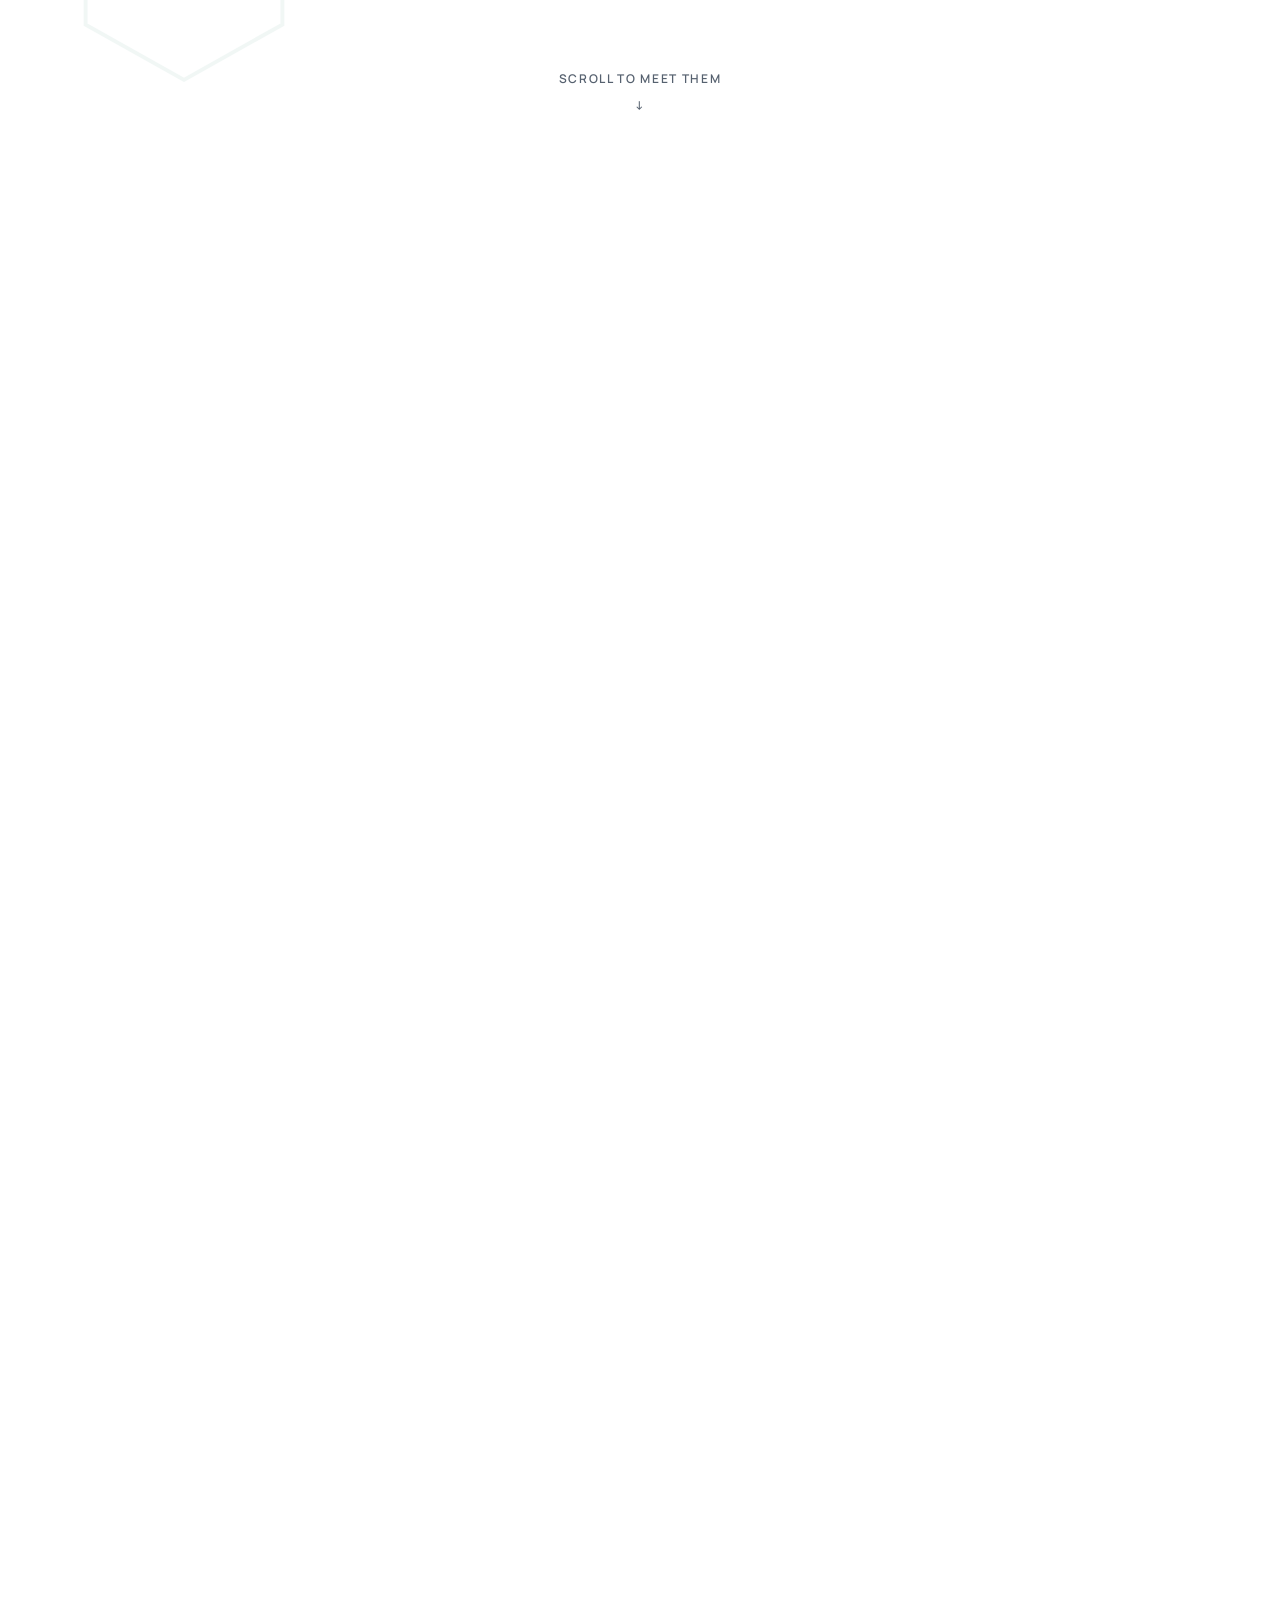
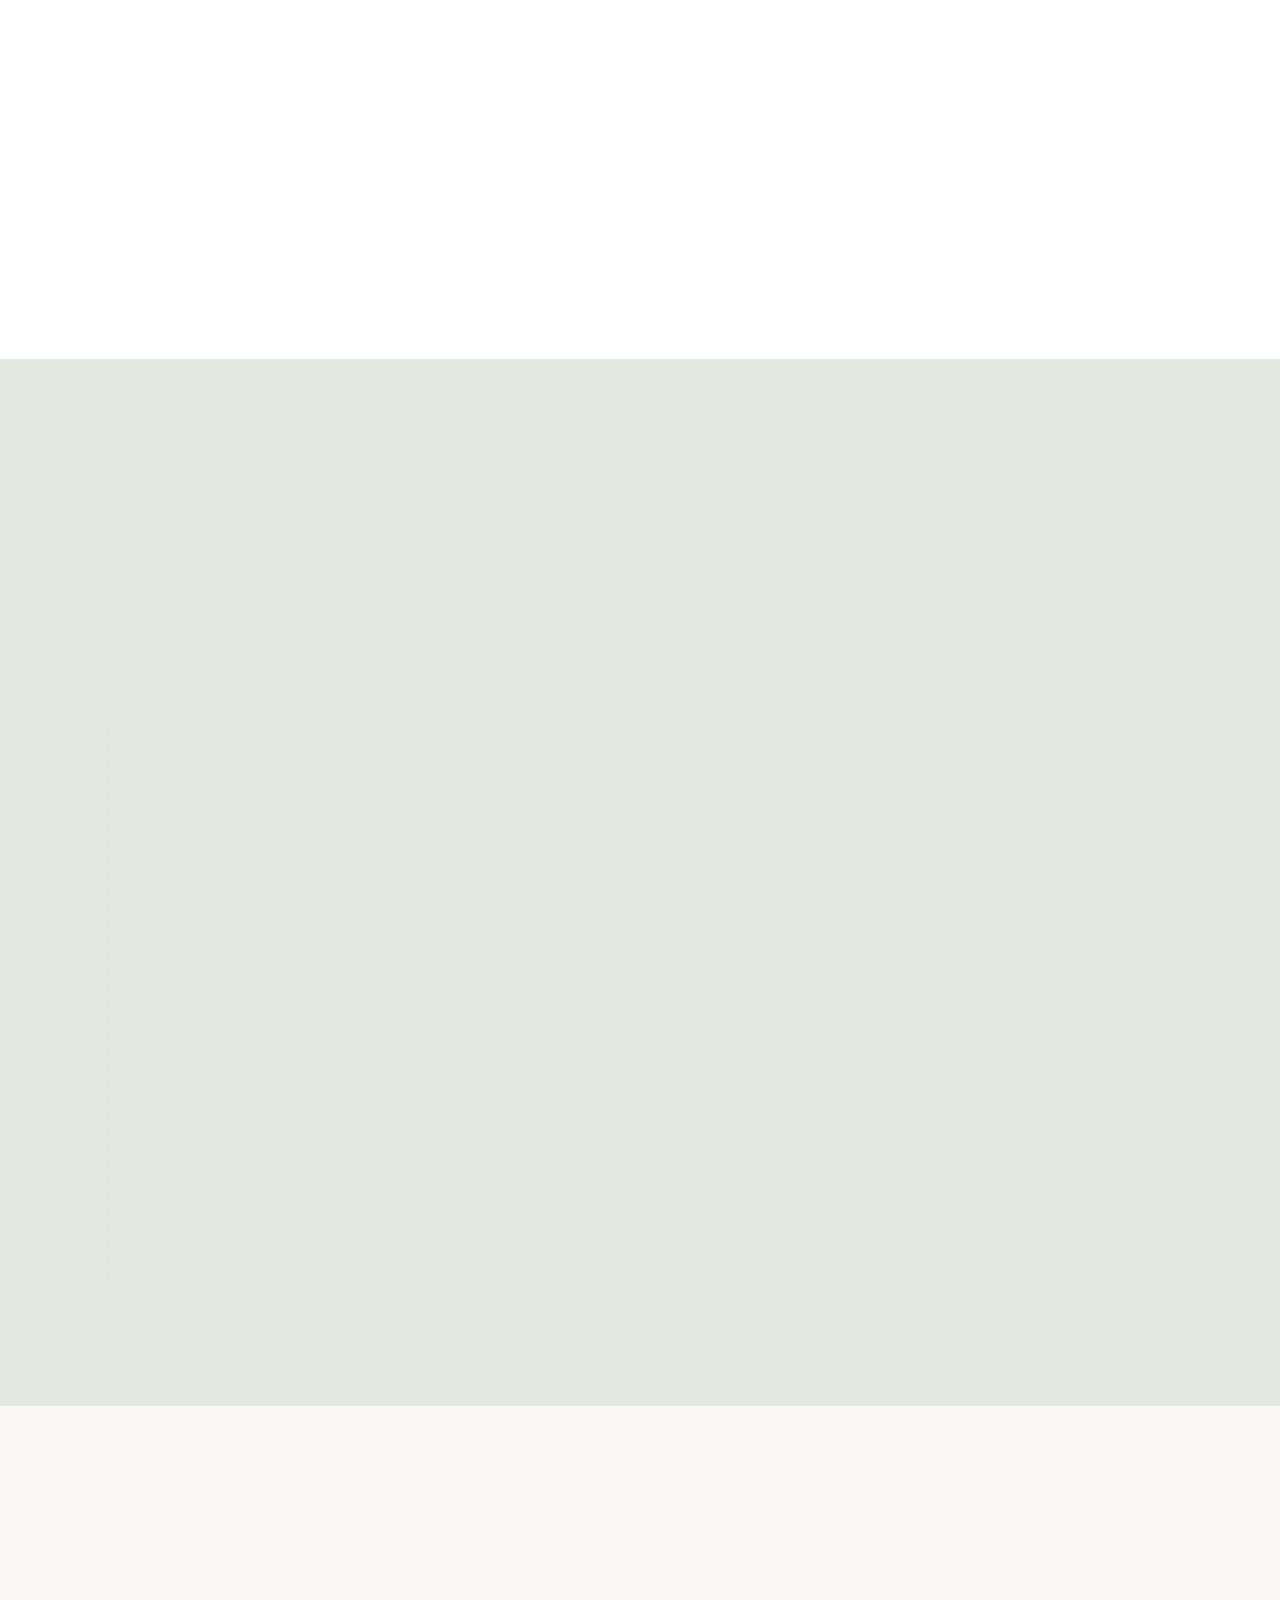
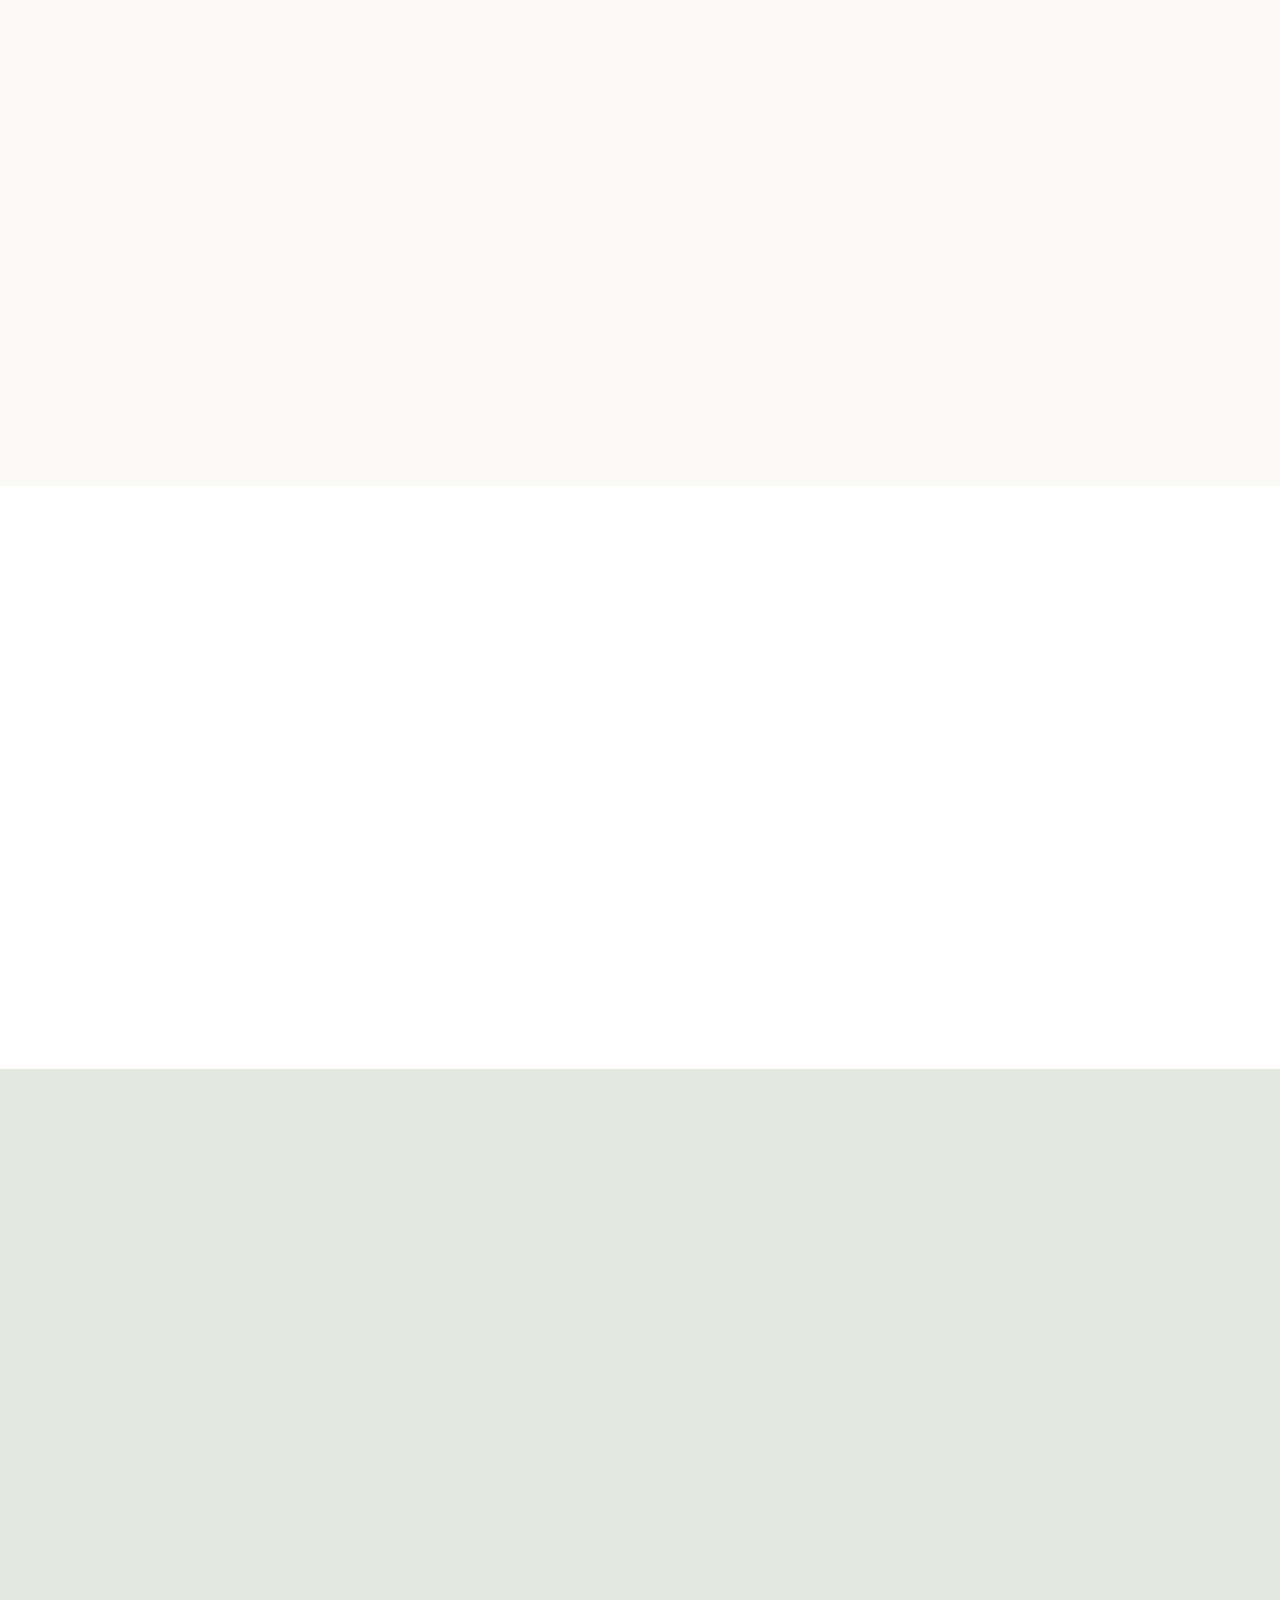
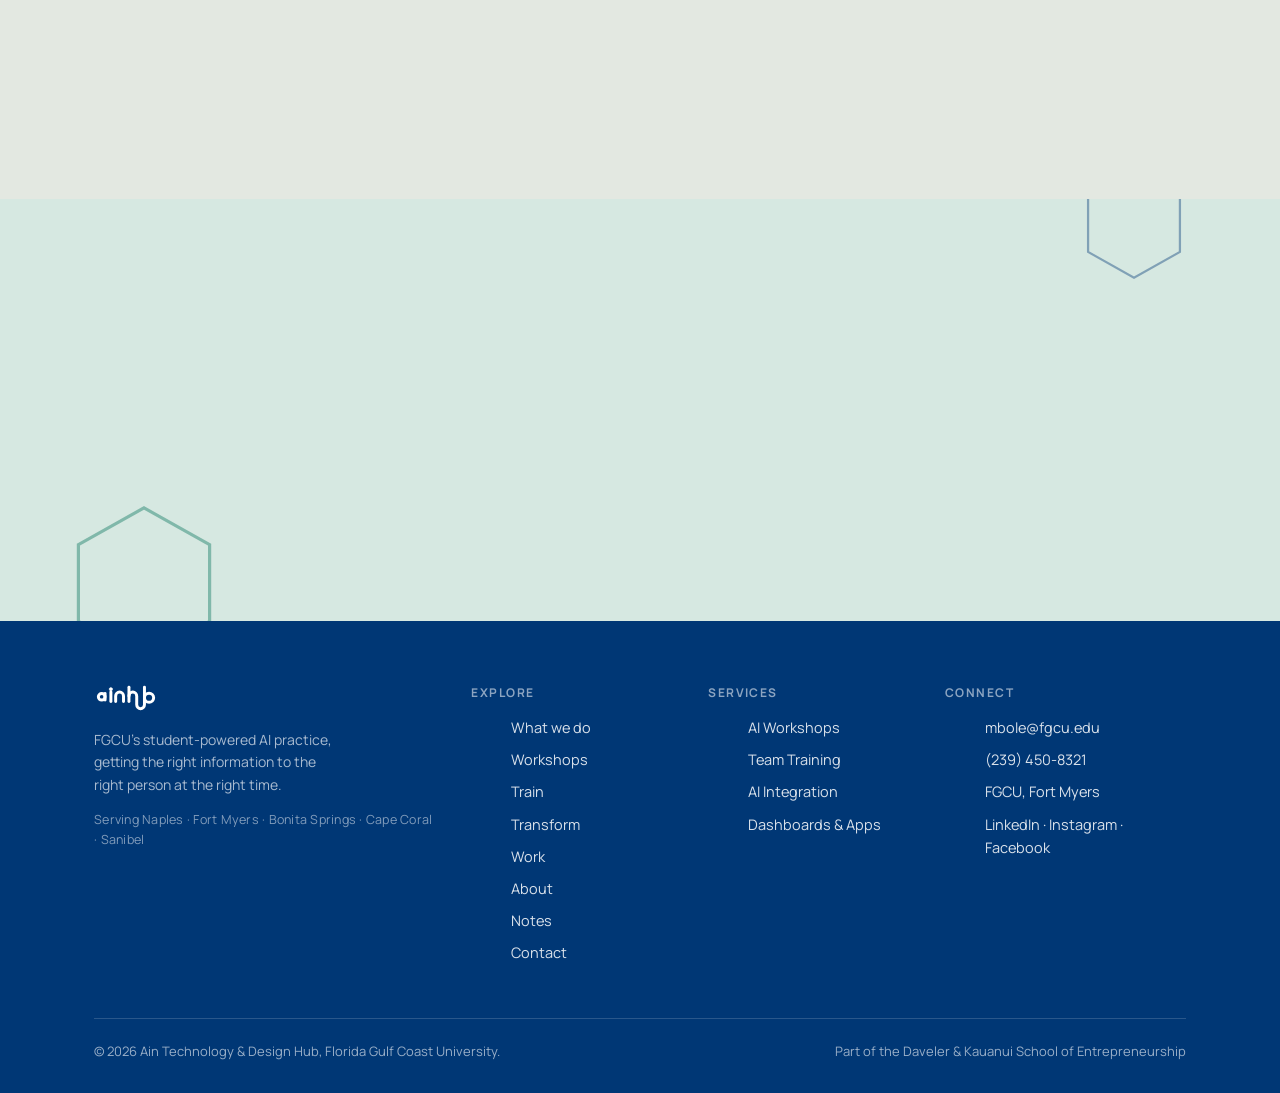
<file: about.html>
<!doctype html><html lang="en"><head><meta charset="utf-8"><meta name="viewport" content="width=device-width,initial-scale=1">
<title>About — The Ain Hub</title>
<meta name="description" content="The Ain Hub is FGCU's faculty-led, student-powered AI practice, established on a $2M gift from Kronos co-founder Mark Ain. We're here to help Southwest Florida solve problems by adapting to AI.">
<meta property="og:title" content="About — The Ain Hub">
<meta property="og:description" content="Faculty-led, student-powered, based at FGCU. The story behind the Ain Hub and the people who run it.">
<meta property="og:type" content="website">
<meta property="og:image" content="https://ainhub-staging.vercel.app/img/og.png">
<meta name="twitter:card" content="summary_large_image">
<link rel="icon" href="./img/favicon.svg" type="image/svg+xml">
<link rel="preconnect" href="https://fonts.googleapis.com"><link rel="preconnect" href="https://fonts.gstatic.com" crossorigin>
<link href="https://fonts.googleapis.com/css2?family=Fraunces:opsz,wght@9..144,500;9..144,600;9..144,800&family=Manrope:wght@400;500;600;700;800&display=swap" rel="stylesheet">
<link rel="stylesheet" href="./css/site.css">
<style>
@keyframes trvbob{0%,100%{transform:translateY(0)}50%{transform:translateY(6px)}}
@keyframes trvrise{from{opacity:0;transform:translateY(26px)}to{opacity:1;transform:none}}
#team-reveal{position:relative;height:300vh;background:#fff;padding:0}
#team-reveal .tr-stage{position:sticky;top:0;height:100vh;overflow:hidden;background:#fff}
#team-reveal .tr-tile>div{transition:transform .25s ease,box-shadow .25s ease}
#team-reveal .tr-tile:hover>div{transform:translateY(-6px);box-shadow:0 26px 50px rgba(2,8,23,.18)}
@media (max-width:759px){
  #team-reveal{height:auto !important}
  #team-reveal .tr-stage{position:static !important;height:auto !important;overflow:visible !important;padding:36px 16px 8px !important}
  #team-reveal .tr-stage>svg{display:none !important}
  #team-reveal .tr-head{position:static !important;padding:0 !important}
  #team-reveal .tr-hint{display:none !important}
  #team-reveal .tr-grid{position:static !important;left:auto !important;top:auto !important;width:auto !important;height:auto !important;display:grid !important;grid-template-columns:1fr 1fr !important;gap:18px !important;max-width:430px !important;margin:26px auto 0 !important;align-items:start;justify-items:center}
  #team-reveal .tr-tile{position:static !important;transform:none !important;width:100% !important}
  #team-reveal .tr-tile:hover>div{transform:none}
}
@supports (animation-timeline:view()){
  @media (max-width:759px){
    #team-reveal .tr-tile{animation:trvrise both;animation-timeline:view();animation-range:entry 4% cover 16%}
  }
}
</style>
</head><body>

<nav><div class="wrap nav-in">
  <a href="./index.html"><img class="brand" src="./img/ainhub-wordmark-color.svg" alt="ainhub"></a>
  <button class="nav-toggle" aria-label="Menu"><span></span><span></span><span></span></button>
  <div class="nav-links">
    <div class="has-sub">
      <a href="./what-we-do.html">What we do<span class="caret" aria-hidden="true"></span></a>
      <div class="sub">
        <a href="./workshops.html">Workshops</a>
        <a href="./train.html">Train</a>
        <a href="./transform.html">Transform</a>
      </div>
    </div>
    <a href="./work.html">Work</a>
    <a href="./about.html" class="active">About</a>
    <a href="./blog/index.html">Notes</a>
    <a href="./contact.html">Contact</a>
    <a class="pill sm" href="./contact.html">Talk to us</a>
  </div>
</div></nav>

<!-- PAGE HERO -->
<header class="page-hero dark">
  <div class="ph-motif">
    <svg class="facet f1" viewBox="0 0 200 200" aria-hidden="true"><path d="M 100,15 L 173,57.5 L 100,100 Z" fill="#7FD0BC"/><path d="M 173,57.5 L 173,142.5 L 100,100 Z" fill="#7FD0BC" fill-opacity="0.5"/><path d="M 100,100 L 173,142.5 L 100,185 L 27,142.5 Z" fill="#00a37a"/><path d="M 27,57.5 L 100,15 L 100,100 L 27,142.5 Z" fill="#00a37a" fill-opacity="0.55"/></svg>
    <svg class="facet f2" viewBox="0 0 100 100" aria-hidden="true"><path d="M50 3 L91 26 L91 74 L50 97 L9 74 L9 26 Z" fill="none" stroke="#7FD0BC" stroke-width="2"/></svg>
    <svg class="facet f3" viewBox="0 0 100 100" aria-hidden="true"><path d="M50 3 L91 26 L91 74 L50 97 L9 74 L9 26 Z" fill="none" stroke="#fff" stroke-width="2.5"/></svg>
  </div>
  <div class="wrap"><div class="ph-grid">
    <div>
      <div class="eyebrow reveal">About</div>
      <h1 class="reveal d1">We help Southwest Florida solve real problems, <span class="ac">by adapting to AI.</span></h1>
      <p class="lead reveal d2">We embed a faculty&#8209;led student team inside your business, find where AI gives your team hours back, and build the skills and tools they keep using long after we&rsquo;re gone.</p>
      <div class="cta reveal d3"><a class="pill" href="./contact.html">Talk to us</a><a class="ghost lt" href="./what-we-do.html">What we do &rarr;</a></div>
    </div>
    <div class="ph-art reveal d2">
      <svg class="photo" viewBox="0 0 330 360" role="img" aria-label="The Ain Hub student team">
        <defs>
          <clipPath id="ahx"><path d="M152 12 L292 92 L292 244 L152 324 L12 244 L12 92 Z"/></clipPath>
          <linearGradient id="ahedge" x1="0" y1="0" x2="1" y2="1"><stop offset="0" stop-color="#7FD0BC"/><stop offset="1" stop-color="#0077B6"/></linearGradient>
        </defs>
        <path d="M170 30 L310 110 L310 262 L170 342 L30 262 L30 110 Z" fill="rgba(127,208,188,.18)"/>
        <g clip-path="url(#ahx)"><rect x="12" y="12" width="280" height="312" fill="#0b3a63"/><image href="./img/team.webp" x="12" y="28" width="280" height="280" preserveAspectRatio="xMidYMid meet"/></g>
        <path d="M152 12 L292 92 L292 244 L152 324 L12 244 L12 92 Z" fill="none" stroke="url(#ahedge)" stroke-width="4" stroke-linejoin="round"/>
      </svg>
      <svg class="badge" viewBox="0 0 200 200" aria-hidden="true"><path d="M 100,15 L 173,57.5 L 100,100 Z" fill="#003775"/><path d="M 173,57.5 L 173,142.5 L 100,100 Z" fill="#003775" fill-opacity="0.75"/><path d="M 100,100 L 173,142.5 L 100,185 L 27,142.5 Z" fill="#007158"/><path d="M 27,57.5 L 100,15 L 100,100 L 27,142.5 Z" fill="#007158" fill-opacity="0.75"/><g stroke="#fff" stroke-width="1.5" stroke-linejoin="round" fill="none"><path d="M100 100 L100 15 M100 100 L173 57.5 M100 100 L173 142.5 M100 100 L27 142.5"/></g></svg>
    </div>
  </div></div>
</header>

<!-- THE GIFT -->
<section><div class="wrap"><div class="split">
  <img class="shot-img reveal col-img" src="./img/mark-ain.webp" alt="Mark Ain, Kronos co-founder">
  <div class="reveal d1">
    <div class="eyebrow">The founding gift</div>
    <h2>Named for Mark Ain.</h2>
    <div class="prose">
      <p>In 2023, <strong>Mark Ain</strong>, co&#8209;founder of Kronos, committed a $2M gift to establish the Ain Hub within FGCU&rsquo;s <strong>Daveler &amp; Kauanui School of Entrepreneurship</strong>, to give students real&#8209;world experience by serving real clients.</p>
    </div>
    <div class="quote">&ldquo;I was using my extra time and effort looking for an idea around which to invent a product and start a company.&rdquo;<span>Mark Ain, on the years before founding Kronos</span></div>
    <div class="prose"><p>That same spirit drives the Hub today: students gain real experience serving clients while keeping their eyes open for the opportunities that could become their own ventures.</p></div>
  </div>
</div></div></section>

<!-- WHO RUNS IT -->
<section class="sec-warm"><div class="wrap"><div class="split rev">
  <img class="shot-img reveal col-img" src="./img/team.webp" alt="The Ain Hub student team">
  <div class="reveal d1">
    <div class="eyebrow">Who runs it</div>
    <h2>Faculty&#8209;led. Student&#8209;powered.</h2>
    <div class="prose">
      <p>The Hub is a team. FGCU students do the work, bringing current AI fluency, while Faculty Fellow <strong>Mark Bole</strong> guides every engagement and your team brings the domain expertise that makes it useful.</p>
      <p>Mark has taught AI at FGCU since 2023, after a career as a corporate executive, co&#8209;founder, and CEO. His approach is simple: <em>you learn by doing</em>, which is exactly how the students learn, and how we help your team.</p>
    </div>
    <div class="quote">&ldquo;Make AI understandable, show where it fits in real business, and measure the impact.&rdquo;<span>Mark Bole, Faculty Fellow</span></div>
  </div>
</div></div></section>

<!-- MEET THE TEAM (scroll-reveal deck) -->
<section id="team-reveal" data-screen-label="Meet the team">
  <div class="tr-stage">
    <svg viewBox="0 0 100 100" aria-hidden="true" style="position:absolute;top:12%;right:6%;width:300px;opacity:.05"><path d="M50 3 L91 26 L91 74 L50 97 L9 74 L9 26 Z" fill="none" stroke="#003775" stroke-width="1.6"/></svg>
    <svg viewBox="0 0 100 100" aria-hidden="true" style="position:absolute;bottom:8%;left:5%;width:240px;opacity:.05"><path d="M50 3 L91 26 L91 74 L50 97 L9 74 L9 26 Z" fill="none" stroke="#007158" stroke-width="1.6"/></svg>

    <div class="tr-head" style="position:absolute;top:12%;left:0;right:0;text-align:center;padding:0 24px;z-index:5;pointer-events:none">
      <div class="eyebrow">Meet the team</div>
      <h2 style="font-family:Fraunces,serif;font-weight:800;font-size:clamp(28px,5vw,46px);letter-spacing:-.02em;color:#020817;margin:10px 0 0;line-height:1.04">The people doing the <span style="font-style:italic;font-weight:600">work.</span></h2>
    </div>

    <div class="tr-grid" style="position:absolute;left:50%;top:60%;width:0;height:0;z-index:3">
      <div class="tr-tile" style="position:absolute;left:0;top:0;width:200px;will-change:transform;transform:translate(-50%,-50%) scale(.9)"><div style="background:#fff;border:1px solid #E7E4DB;border-radius:18px;overflow:hidden;box-shadow:0 18px 40px rgba(2,8,23,.13)"><div style="aspect-ratio:1;background:linear-gradient(150deg,#003775,#0077B6);overflow:hidden"><img src="./img/founder.webp" alt="Mark Bole" style="width:100%;height:100%;object-fit:cover;display:block"></div><div style="padding:12px 14px 14px"><div style="font-family:Manrope;font-weight:800;font-size:16px;color:#020817;line-height:1.2">Mark Bole</div><div style="font-size:12.5px;color:#56616F;margin:3px 0 11px;line-height:1.3">Faculty Fellow</div><span style="display:inline-block;font-family:Manrope;font-weight:700;font-size:10.5px;letter-spacing:.1em;text-transform:uppercase;color:#007158;background:#D6E8E1;padding:4px 9px;border-radius:999px">Faculty-led</span></div></div></div>
      <div class="tr-tile" style="position:absolute;left:0;top:0;width:200px;will-change:transform;transform:translate(-50%,-50%) scale(.9)"><div style="background:#fff;border:1px solid #E7E4DB;border-radius:18px;overflow:hidden;box-shadow:0 18px 40px rgba(2,8,23,.13)"><div style="aspect-ratio:1;background:linear-gradient(150deg,#002A5A,#007158);overflow:hidden"><img src="./img/brian.webp" alt="Brian Rist" style="width:100%;height:100%;object-fit:cover;display:block"></div><div style="padding:12px 14px 14px"><div style="font-family:Manrope;font-weight:800;font-size:16px;color:#020817;line-height:1.2">Brian Rist</div><div style="font-size:12.5px;color:#56616F;margin:3px 0 11px;line-height:1.3">Ain Hub Advisor</div><span style="display:inline-block;font-family:Manrope;font-weight:700;font-size:10.5px;letter-spacing:.1em;text-transform:uppercase;color:#007158;background:#D6E8E1;padding:4px 9px;border-radius:999px">AI-Native</span></div></div></div>
      <div class="tr-tile" style="position:absolute;left:0;top:0;width:200px;will-change:transform;transform:translate(-50%,-50%) scale(.9)"><div style="background:#fff;border:1px solid #E7E4DB;border-radius:18px;overflow:hidden;box-shadow:0 18px 40px rgba(2,8,23,.13)"><div style="aspect-ratio:1;background:linear-gradient(150deg,#003775,#00553F);overflow:hidden"><img src="./img/brennen.webp" alt="Brennen Bohannon" style="width:100%;height:100%;object-fit:cover;display:block"></div><div style="padding:12px 14px 14px"><div style="font-family:Manrope;font-weight:800;font-size:16px;color:#020817;line-height:1.2">Brennen Bohannon</div><div style="font-size:12.5px;color:#56616F;margin:3px 0 11px;line-height:1.3">AI Solutions Engineer</div><span style="display:inline-block;font-family:Manrope;font-weight:700;font-size:10.5px;letter-spacing:.1em;text-transform:uppercase;color:#007158;background:#D6E8E1;padding:4px 9px;border-radius:999px">AI-Native</span></div></div></div>
      <div class="tr-tile" style="position:absolute;left:0;top:0;width:200px;will-change:transform;transform:translate(-50%,-50%) scale(.9)"><div style="background:#fff;border:1px solid #E7E4DB;border-radius:18px;overflow:hidden;box-shadow:0 18px 40px rgba(2,8,23,.13)"><div style="aspect-ratio:1;background:linear-gradient(150deg,#007158,#003775);overflow:hidden"><img src="./img/makenzi.webp" alt="Makenzi Mickley" style="width:100%;height:100%;object-fit:cover;display:block"></div><div style="padding:12px 14px 14px"><div style="font-family:Manrope;font-weight:800;font-size:16px;color:#020817;line-height:1.2">Makenzi Mickley</div><div style="font-size:12.5px;color:#56616F;margin:3px 0 11px;line-height:1.3">AI Program Manager</div><span style="display:inline-block;font-family:Manrope;font-weight:700;font-size:10.5px;letter-spacing:.1em;text-transform:uppercase;color:#007158;background:#D6E8E1;padding:4px 9px;border-radius:999px">AI-Native</span></div></div></div>
      <div class="tr-tile" style="position:absolute;left:0;top:0;width:200px;will-change:transform;transform:translate(-50%,-50%) scale(.9)"><div style="background:#fff;border:1px solid #E7E4DB;border-radius:18px;overflow:hidden;box-shadow:0 18px 40px rgba(2,8,23,.13)"><div style="aspect-ratio:1;background:linear-gradient(150deg,#007158,#0077B6);overflow:hidden"><img src="./img/lauren.webp" alt="Lauren Belanger" style="width:100%;height:100%;object-fit:cover;display:block"></div><div style="padding:12px 14px 14px"><div style="font-family:Manrope;font-weight:800;font-size:16px;color:#020817;line-height:1.2">Lauren Belanger</div><div style="font-size:12.5px;color:#56616F;margin:3px 0 11px;line-height:1.3">AI Creative Designer</div><span style="display:inline-block;font-family:Manrope;font-weight:700;font-size:10.5px;letter-spacing:.1em;text-transform:uppercase;color:#007158;background:#D6E8E1;padding:4px 9px;border-radius:999px">AI-Native</span></div></div></div>
      <div class="tr-tile" style="position:absolute;left:0;top:0;width:200px;will-change:transform;transform:translate(-50%,-50%) scale(.9)"><div style="background:#fff;border:1px solid #E7E4DB;border-radius:18px;overflow:hidden;box-shadow:0 18px 40px rgba(2,8,23,.13)"><div style="aspect-ratio:1;background:linear-gradient(150deg,#00553F,#003775);overflow:hidden"><img src="./img/ari.webp" alt="Ari Wilson" style="width:100%;height:100%;object-fit:cover;display:block"></div><div style="padding:12px 14px 14px"><div style="font-family:Manrope;font-weight:800;font-size:16px;color:#020817;line-height:1.2">Ari Wilson</div><div style="font-size:12.5px;color:#56616F;margin:3px 0 11px;line-height:1.3">AI Strategy Analyst</div><span style="display:inline-block;font-family:Manrope;font-weight:700;font-size:10.5px;letter-spacing:.1em;text-transform:uppercase;color:#007158;background:#D6E8E1;padding:4px 9px;border-radius:999px">AI-Native</span></div></div></div>
      <div class="tr-tile" style="position:absolute;left:0;top:0;width:200px;will-change:transform;transform:translate(-50%,-50%) scale(.9)"><div style="background:#fff;border:1px solid #E7E4DB;border-radius:18px;overflow:hidden;box-shadow:0 18px 40px rgba(2,8,23,.13)"><div style="aspect-ratio:1;background:linear-gradient(150deg,#0077B6,#007158);overflow:hidden"><img src="./img/francesca.webp" alt="Francesca Cumins" style="width:100%;height:100%;object-fit:cover;display:block"></div><div style="padding:12px 14px 14px"><div style="font-family:Manrope;font-weight:800;font-size:16px;color:#020817;line-height:1.2">Francesca Cumins</div><div style="font-size:12.5px;color:#56616F;margin:3px 0 11px;line-height:1.3">AI Growth Strategist</div><span style="display:inline-block;font-family:Manrope;font-weight:700;font-size:10.5px;letter-spacing:.1em;text-transform:uppercase;color:#007158;background:#D6E8E1;padding:4px 9px;border-radius:999px">AI-Native</span></div></div></div>
      <div class="tr-tile" style="position:absolute;left:0;top:0;width:200px;will-change:transform;transform:translate(-50%,-50%) scale(.9)"><div style="background:#fff;border:1px solid #E7E4DB;border-radius:18px;overflow:hidden;box-shadow:0 18px 40px rgba(2,8,23,.13)"><div style="aspect-ratio:1;background:linear-gradient(150deg,#0077B6,#003775);overflow:hidden"><img src="./img/tate.webp" alt="Tate Moody" style="width:100%;height:100%;object-fit:cover;display:block"></div><div style="padding:12px 14px 14px"><div style="font-family:Manrope;font-weight:800;font-size:16px;color:#020817;line-height:1.2">Tate Moody</div><div style="font-size:12.5px;color:#56616F;margin:3px 0 11px;line-height:1.3">AI Researcher</div><span style="display:inline-block;font-family:Manrope;font-weight:700;font-size:10.5px;letter-spacing:.1em;text-transform:uppercase;color:#007158;background:#D6E8E1;padding:4px 9px;border-radius:999px">AI-Native</span></div></div></div>
    </div>

    <div class="tr-hint" style="position:absolute;bottom:5%;left:50%;transform:translateX(-50%);display:flex;flex-direction:column;align-items:center;gap:7px;color:#56616F;font-family:Manrope;font-size:12px;font-weight:600;letter-spacing:.14em;text-transform:uppercase">Scroll to meet them<span style="display:inline-block;animation:trvbob 1.6s ease-in-out infinite">&darr;</span></div>
  </div>
</section>

<!-- HOW WE GOT HERE (timeline) -->
<section class="sec-paper"><div class="wrap">
  <div class="head reveal"><div class="eyebrow">How we got here</div><h2>From websites to workshops to <span style="font-style:italic;font-weight:600">integration.</span></h2>
    <p>Two years, one through&#8209;line: do the hard thing by doing it, and bring the region along.</p></div>
  <div class="timeline">
    <div class="tl-item reveal"><span class="tl-dot"></span><div class="tl-yr">2023</div><div class="tl-h">A founding gift</div><p>Kronos co&#8209;founder Mark Ain commits $2M to establish the Ain Hub within FGCU&rsquo;s Daveler &amp; Kauanui School of Entrepreneurship.</p></div>
    <div class="tl-item reveal d1"><span class="tl-dot"></span><div class="tl-yr">2024</div><div class="tl-h">Five students, real clients</div><p>The Hub opens doing what it could teach immediately: websites and online marketing for local businesses, an in&#8209;house student agency.</p></div>
    <div class="tl-item reveal d2"><span class="tl-dot"></span><div class="tl-yr">2025</div><div class="tl-h">Eight people to a packed room</div><p>Hands&#8209;on AI workshops grow from eight people with no projector to a 185&#8209;person seminar. Brian Rist opens the door to Sanibel&rsquo;s businesses, rebuilding after Ian.</p></div>
    <div class="tl-item now reveal d3"><span class="tl-dot"></span><div class="tl-yr">Today</div><div class="tl-h">Full AI integration</div><p>We capture workflows, automate the busywork, and build the internal tools teams actually use, with Lee County&rsquo;s 2,700 staff next.</p></div>
  </div>
</div></section>

<!-- STUDENT-POWERED -->
<section class="sec-warm"><div class="wrap"><div class="split rev">
  <img class="shot-img reveal col-img" src="./img/workshop-1on1-help.webp" alt="An Ain Hub student helping a business owner one on one">
  <div class="reveal d1">
    <div class="eyebrow">Student&#8209;powered</div>
    <h2>A feature, not a discount.</h2>
    <div class="prose">
      <p>Mark oversees every engagement. Our students work right alongside your domain experts. They bring current AI fluency, your team brings the expertise that makes it useful. It goes both ways, and the capability stays with you.</p>
      <p><strong>Where we&rsquo;re headed:</strong> students as full &ldquo;agents of change,&rdquo; placed inside companies to drive adoption. That&rsquo;s the vision we&rsquo;re building toward, our way of helping Southwest Florida solve problems by adapting to AI.</p>
    </div>
  </div>
</div></div></section>

<!-- VALUES -->
<section><div class="wrap">
  <div class="head reveal"><div class="eyebrow">What we value</div><h2>How we work.</h2></div>
  <div class="grid3">
    <div class="card reveal"><div class="ico"><svg viewBox="0 0 24 24"><path d="M12 3l1.8 4.6L18.5 9l-4.7 1.4L12 15l-1.8-4.6L5.5 9l4.7-1.4z"/><path d="M19 13.5l.7 1.8 1.8.7-1.8.7L19 18.5l-.7-1.8-1.8-.7 1.8-.7z"/></svg></div><h3>Excellence</h3><p>Professional&#8209;quality work, held to faculty standards, at student&#8209;friendly pricing.</p></div>
    <div class="card reveal d1"><div class="ico"><svg viewBox="0 0 24 24"><path d="M17 21v-2a4 4 0 0 0-4-4H6a4 4 0 0 0-4 4v2"/><circle cx="9.5" cy="7" r="4"/><path d="M22 21v-2a4 4 0 0 0-3-3.87M16 3.13a4 4 0 0 1 0 7.75"/></svg></div><h3>Community</h3><p>We&rsquo;re here to help Southwest Florida businesses grow and adapt in a fast&#8209;changing digital economy.</p></div>
    <div class="card reveal d2"><div class="ico"><svg viewBox="0 0 24 24"><path d="M20.8 5.6a5.5 5.5 0 0 0-7.8 0L12 6.6l-1-1a5.5 5.5 0 1 0-7.8 7.8l1 1L12 22l7.8-7.6 1-1a5.5 5.5 0 0 0 0-7.8z"/></svg></div><h3>Human&#8209;first</h3><p>AI augments people; it doesn&rsquo;t replace them. We find where it saves an hour or two a day for the work that matters.</p></div>
  </div>
</div></section>

<!-- FIRST CLIENT -->
<section class="sec-paper"><div class="wrap"><div class="split">
  <img class="shot-img reveal col-img portrait" src="./img/rod-buchen-headshot.webp" alt="Rod Buchen, the Ain Hub's first client">
  <div class="reveal d1">
    <div class="eyebrow">Where we started</div>
    <h2>Our very first client.</h2>
    <div class="prose"><p>Executive coach Rod Buchen took a chance on a brand&#8209;new student team. We&rsquo;ll always be grateful, and the trust he showed is the standard we hold ourselves to with every client since.</p></div>
    <div class="quote">&ldquo;We will always be grateful for your trust, kindness, and guidance.&rdquo;<span>The Ain Hub team, to Rod Buchen</span></div>
  </div>
</div></div></section>

<!-- CTA -->
<section class="cta-band">
  <svg class="hex-accent ha-a" viewBox="0 0 100 100" aria-hidden="true"><path d="M50 3 L91 26 L91 74 L50 97 L9 74 L9 26 Z" fill="none" stroke="#007158" stroke-width="2"/></svg>
  <svg class="hex-accent ha-b" viewBox="0 0 100 100" aria-hidden="true"><path d="M50 3 L91 26 L91 74 L50 97 L9 74 L9 26 Z" fill="none" stroke="#003775" stroke-width="2"/></svg>
  <div class="wrap reveal">
  <h2>Want to work with us?</h2>
  <p>Start with a workshop, or tell us about the workflow that&rsquo;s eating your team&rsquo;s time. No lock&#8209;in, just a conversation.</p>
  <div class="row"><a class="pill" href="./contact.html">Talk to us</a><a class="pill line" href="./what-we-do.html">What we do</a></div>
</div></section>

<!-- FOOTER -->
<footer><div class="wrap">
  <div class="foot-grid">
    <div>
      <img class="fl" src="./img/ainhub-wordmark-white.svg" alt="ainhub">
      <p class="ft">FGCU&rsquo;s student&#8209;powered AI practice, getting the right information to the right person at the right time.</p>
      <p class="serving">Serving Naples &middot; Fort Myers &middot; Bonita Springs &middot; Cape Coral &middot; Sanibel</p>
    </div>
    <div><h4>Explore</h4><ul>
      <li><a href="./what-we-do.html">What we do</a></li>
      <li><a href="./workshops.html">Workshops</a></li>
      <li><a href="./train.html">Train</a></li>
      <li><a href="./transform.html">Transform</a></li>
      <li><a href="./work.html">Work</a></li>
      <li><a href="./about.html">About</a></li>
      <li><a href="./blog/index.html">Notes</a></li>
      <li><a href="./contact.html">Contact</a></li>
    </ul></div>
    <div><h4>Services</h4><ul>
      <li><a href="./workshops.html">AI Workshops</a></li>
      <li><a href="./train.html">Team Training</a></li>
      <li><a href="./transform.html">AI Integration</a></li>
      <li><a href="./transform.html">Dashboards &amp; Apps</a></li>
    </ul></div>
    <div><h4>Connect</h4><ul>
      <li><a href="mailto:mbole@fgcu.edu">mbole@fgcu.edu</a></li>
      <li><a href="tel:+12394508321">(239) 450&#8209;8321</a></li>
      <li>FGCU, Fort Myers</li>
      <li>LinkedIn &middot; Instagram &middot; Facebook</li>
    </ul></div>
  </div>
  <div class="foot-bot"><span>&copy; 2026 Ain Technology &amp; Design Hub, Florida Gulf Coast University.</span><span>Part of the Daveler &amp; Kauanui School of Entrepreneurship</span></div>
</div></footer>

<script>
(function(){
  var section=document.getElementById('team-reveal');
  if(!section)return;
  var tiles=[].slice.call(section.querySelectorAll('.tr-tile'));
  var hint=section.querySelector('.tr-hint');
  var reduced=matchMedia('(prefers-reduced-motion:reduce)').matches;
  var mobile=innerWidth<760;
  var CFt=[],CS=[],cardW=200;
  function clamp(v,a,b){return Math.max(a,Math.min(b,v));}
  function lerp(a,b,t){return a+(b-a)*t;}
  function ease(t){return t<.5?4*t*t*t:1-Math.pow(-2*t+2,3)/2;}
  function prog(){var r=section.getBoundingClientRect();var tot=section.offsetHeight-innerHeight;if(tot<=0)return 0;return clamp(-r.top/tot,0,1);}
  function layout(){
    var vw=innerWidth,pad=vw<600?16:44,gap=vw<600?14:22,n=tiles.length;
    var cols=vw<980?3:4,rows=Math.ceil(n/cols);
    cardW=Math.max(150,Math.min(202,(vw-pad*2-gap*(cols-1))/cols));
    tiles.forEach(function(el){el.style.width=cardW+'px';});
    var ch=0;tiles.forEach(function(el){ch=Math.max(ch,el.firstElementChild.offsetHeight);});
    var budget=innerHeight-(0.12*innerHeight+64)-36;
    var gridH=(rows-1)*(ch+22)+ch;
    if(gridH>budget&&budget>120){cardW=Math.max(128,Math.round(cardW*(budget/gridH)));tiles.forEach(function(el){el.style.width=cardW+'px';});ch=0;tiles.forEach(function(el){ch=Math.max(ch,el.firstElementChild.offsetHeight);});}
    var rowHc=ch+22,colStep=cardW+gap;
    CFt=tiles.map(function(_,i){var r=Math.floor(i/cols),c=i%cols,rc=Math.min(cols,n-r*cols);return {x:(c-(rc-1)/2)*colStep,y:(r-(rows-1)/2)*rowHc};});
    var cm=(n-1)/2;
    CS=tiles.map(function(_,i){return {x:(i-cm)*5,y:0,r:(i-cm)*3.5,s:.92};});
  }
  var queued=false;
  function onScroll(){if(!queued){queued=true;requestAnimationFrame(tick);}}
  function tick(){
    queued=false;
    var pc=reduced?1:prog();
    for(var i=0;i<tiles.length;i++){
      var s=CS[i],e=CFt[i];if(!s||!e)continue;
      var t=ease(clamp((pc-0.08-i*0.06)/0.34,0,1));
      var x=lerp(s.x,e.x,t),y=lerp(s.y,e.y,t),sc=lerp(s.s,1,t),r=lerp(s.r,0,t);
      tiles[i].style.transform='translate(-50%,-50%) translate('+x+'px,'+y+'px) rotate('+r+'deg) scale('+sc+')';
      tiles[i].style.zIndex=Math.round(t*10)+i;
    }
    if(hint)hint.style.opacity=clamp(1-pc*9,0,1);
  }
  mobile=innerWidth<760;
  if(!mobile){
    layout();
    addEventListener('scroll',onScroll,{passive:true});
    addEventListener('resize',function(){if((innerWidth<760)!==mobile){location.reload();return;}layout();tick();},{passive:true});
    tick();
  }
})();
</script>
<script src="./js/site.js"></script>
</body></html>
</file>
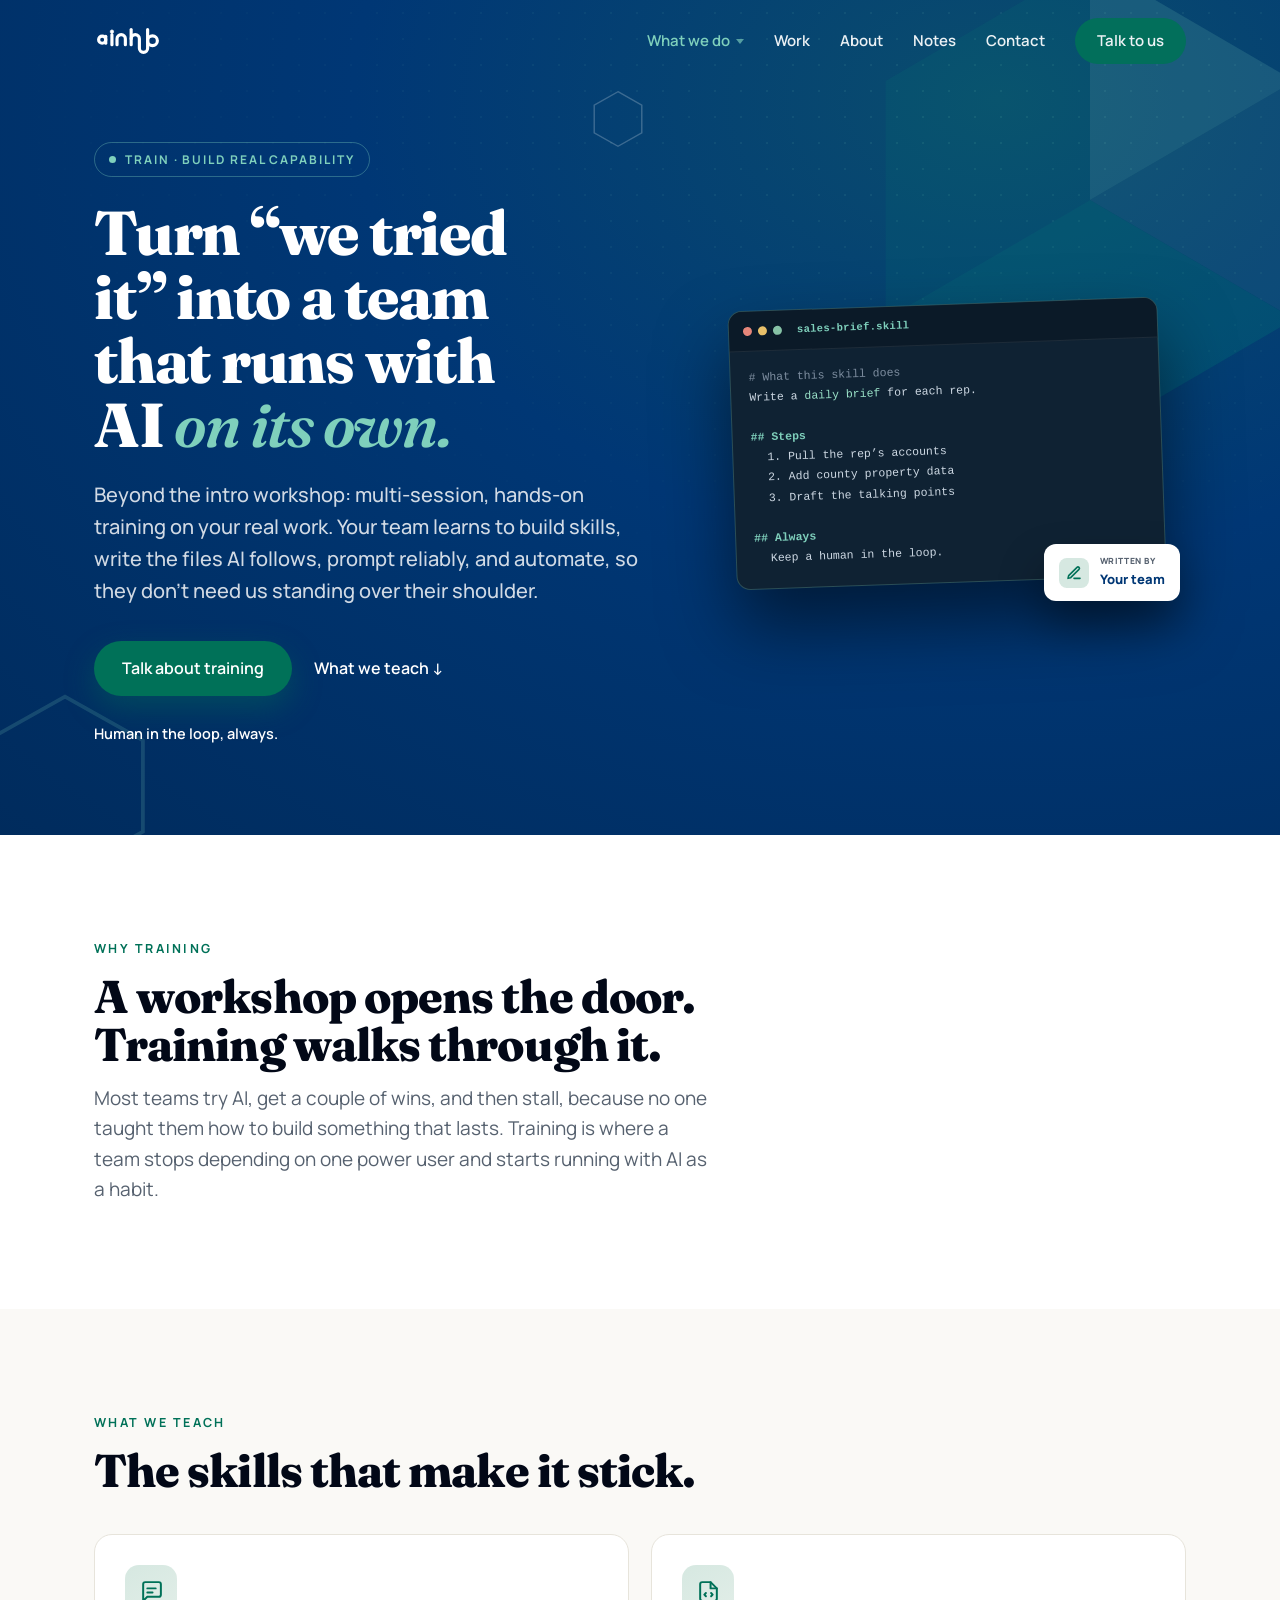
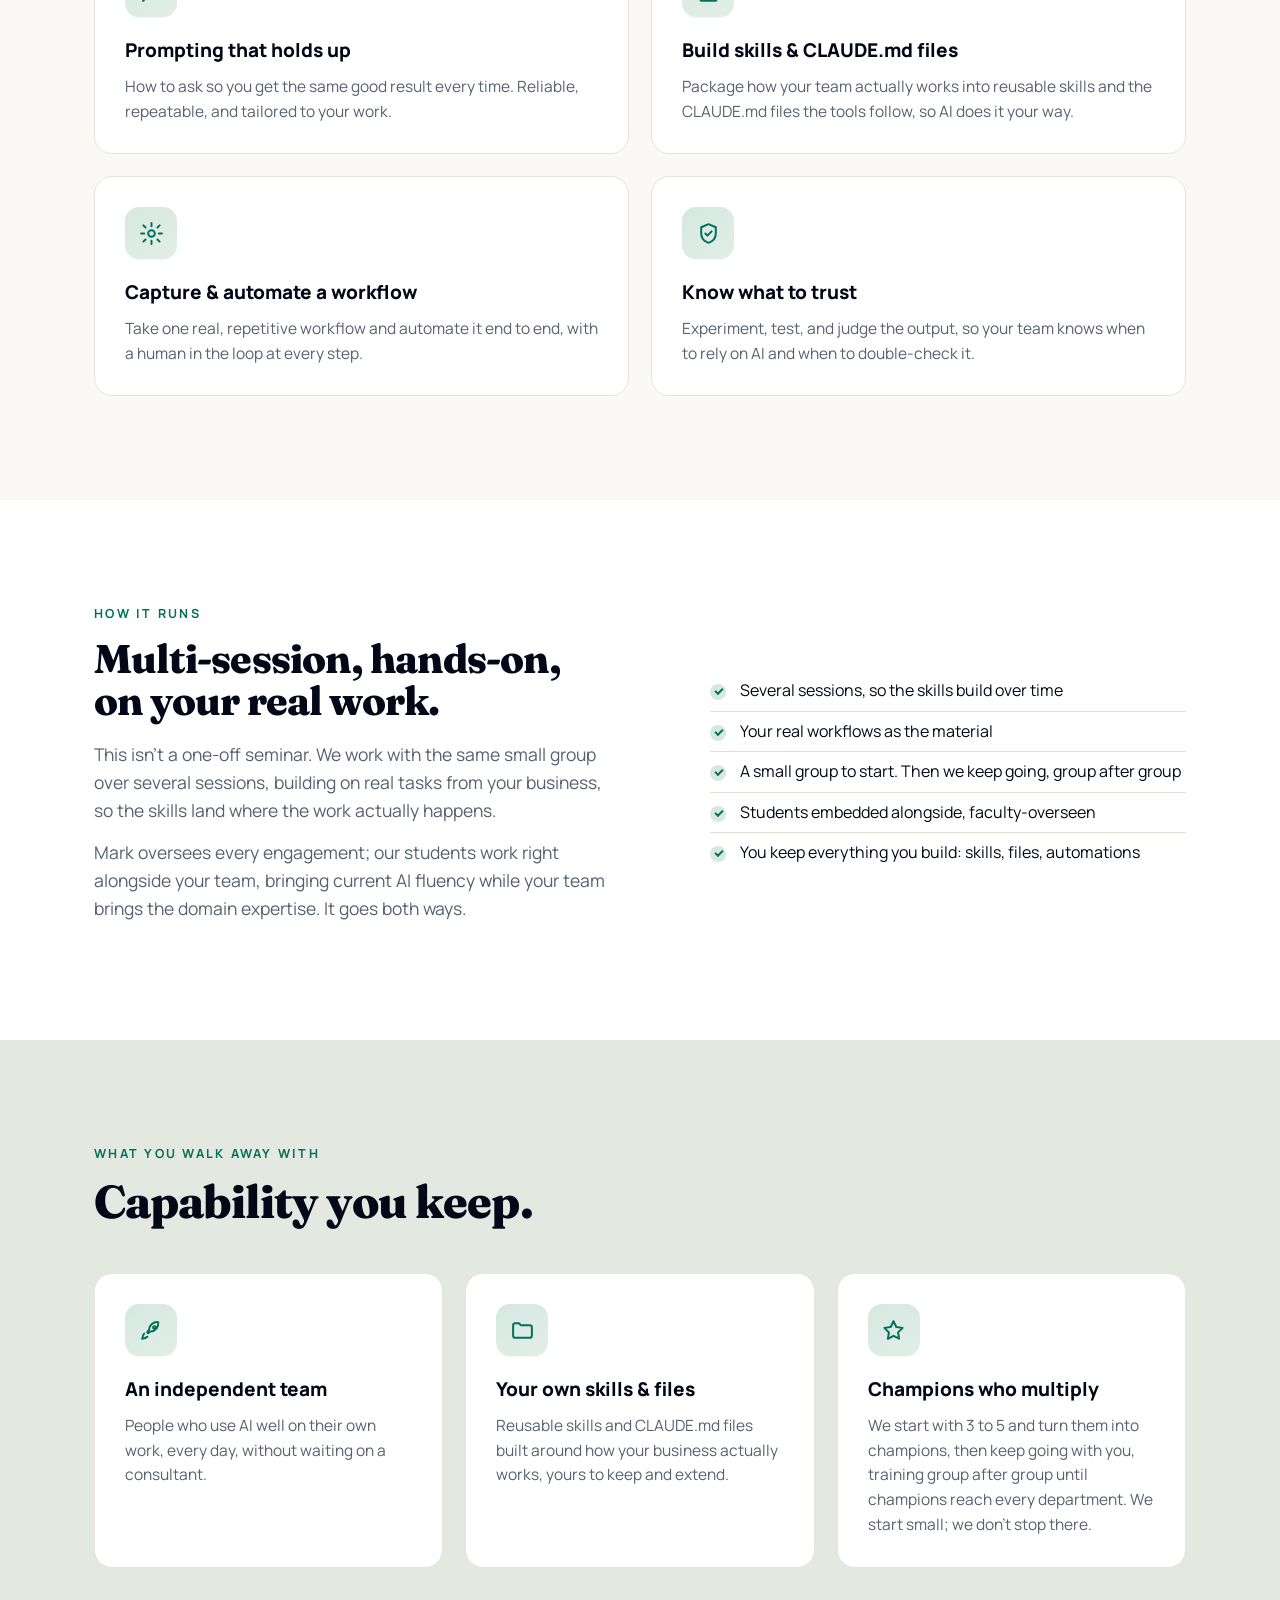
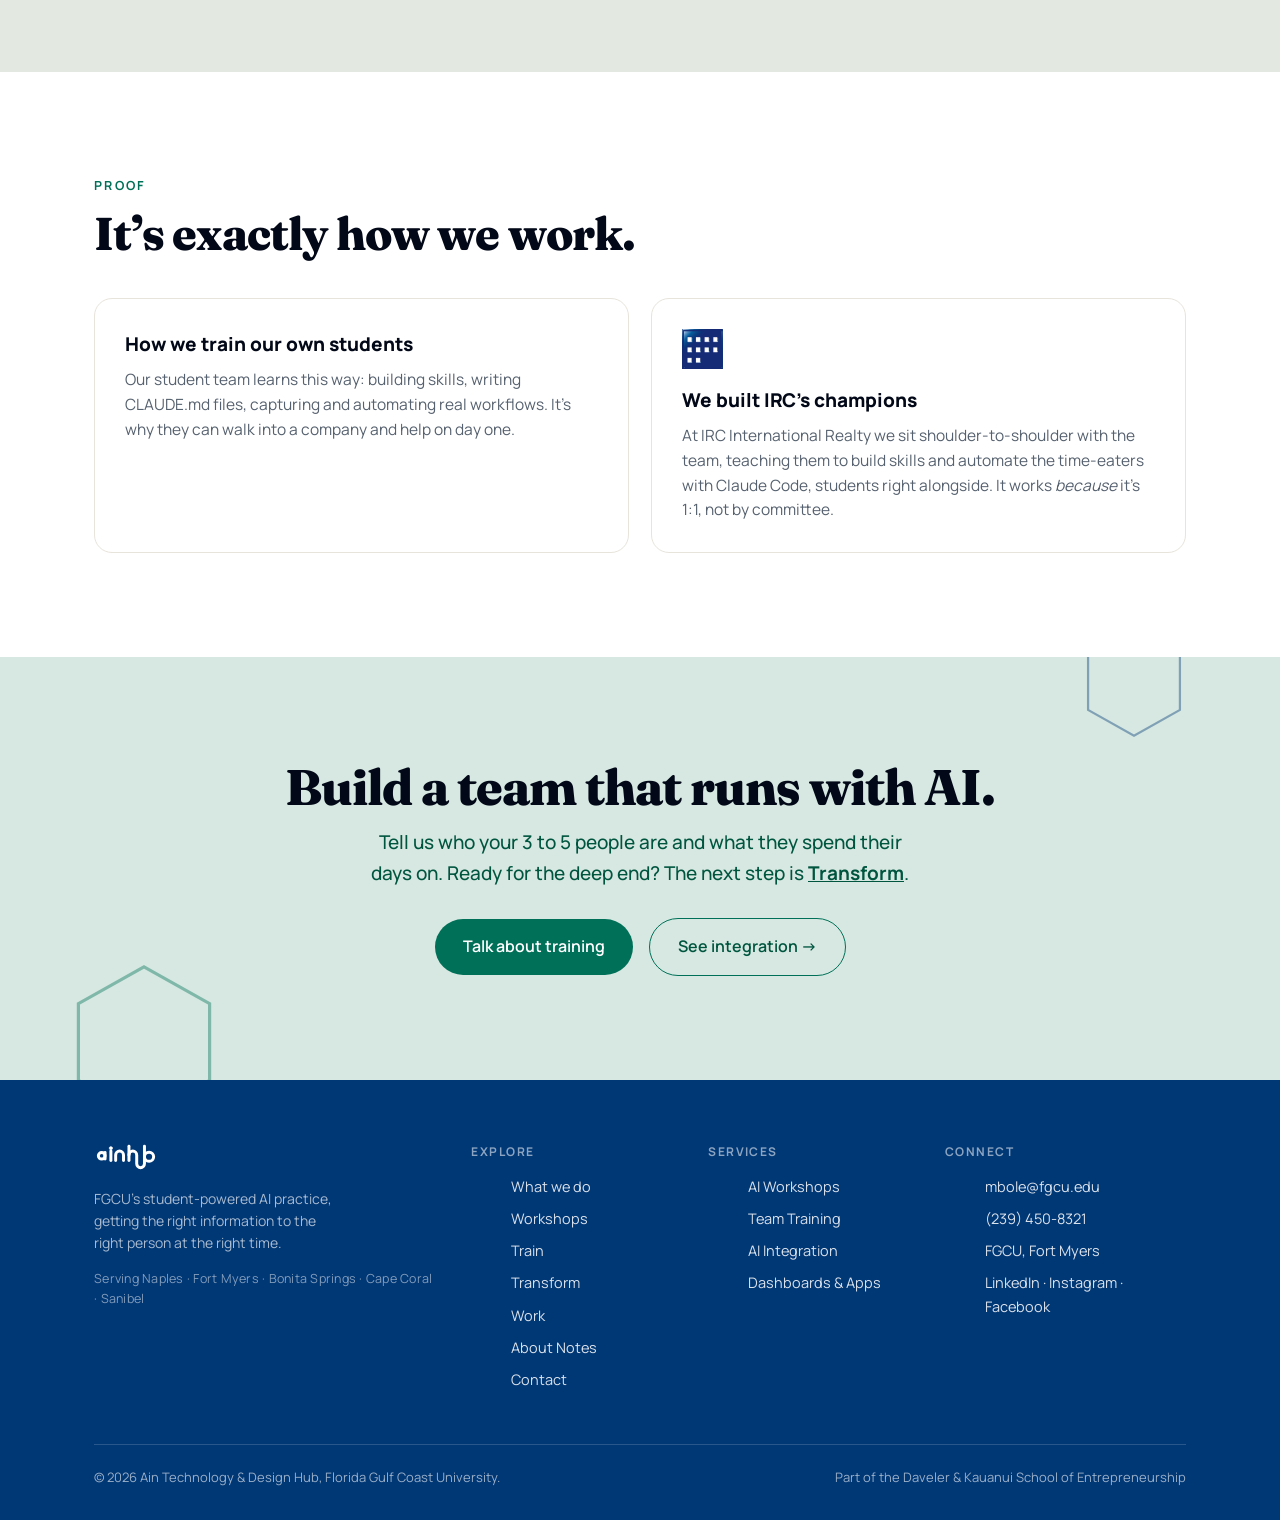
<file: train.html>
<!doctype html><html lang="en"><head><meta charset="utf-8"><meta name="viewport" content="width=device-width,initial-scale=1">
<title>Train — The Ain Hub</title>
<meta name="description" content="Multi-session training that teaches your team to build skills, write CLAUDE.md files, prompt reliably, and automate, so they run with AI on their own and become your in-house champions.">
<meta property="og:title" content="Train — The Ain Hub">
<meta property="og:description" content="Turn 'we tried it' into a team that runs with AI on its own. Hands-on, multi-session, on your real work.">
<meta property="og:type" content="website">
<meta property="og:image" content="https://ainhub-staging.vercel.app/img/og.png">
<meta name="twitter:card" content="summary_large_image">
<link rel="icon" href="./img/favicon.svg" type="image/svg+xml">
<link rel="preconnect" href="https://fonts.googleapis.com"><link rel="preconnect" href="https://fonts.gstatic.com" crossorigin>
<link href="https://fonts.googleapis.com/css2?family=Fraunces:opsz,wght@9..144,500;9..144,600;9..144,800&family=Manrope:wght@400;500;600;700;800&display=swap" rel="stylesheet">
<link rel="stylesheet" href="./css/site.css">
</head><body>

<nav><div class="wrap nav-in">
  <a href="./index.html"><img class="brand" src="./img/ainhub-wordmark-color.svg" alt="ainhub"></a>
  <button class="nav-toggle" aria-label="Menu"><span></span><span></span><span></span></button>
  <div class="nav-links">
    <div class="has-sub">
      <a href="./what-we-do.html" class="active">What we do<span class="caret" aria-hidden="true"></span></a>
      <div class="sub">
        <a href="./workshops.html">Workshops</a>
        <a href="./train.html" class="active">Train</a>
        <a href="./transform.html">Transform</a>
      </div>
    </div>
    <a href="./work.html">Work</a>
    <a href="./about.html">About</a>
    <a href="./blog/index.html">Notes</a>
    <a href="./contact.html">Contact</a>
    <a class="pill sm" href="./contact.html">Talk to us</a>
  </div>
</div></nav>

<!-- PAGE HERO -->
<header class="page-hero dark">
  <div class="ph-motif">
    <svg class="facet f1" viewBox="0 0 200 200" aria-hidden="true"><path d="M 100,15 L 173,57.5 L 100,100 Z" fill="#7FD0BC"/><path d="M 173,57.5 L 173,142.5 L 100,100 Z" fill="#7FD0BC" fill-opacity="0.5"/><path d="M 100,100 L 173,142.5 L 100,185 L 27,142.5 Z" fill="#00a37a"/><path d="M 27,57.5 L 100,15 L 100,100 L 27,142.5 Z" fill="#00a37a" fill-opacity="0.55"/></svg>
    <svg class="facet f2" viewBox="0 0 100 100" aria-hidden="true"><path d="M50 3 L91 26 L91 74 L50 97 L9 74 L9 26 Z" fill="none" stroke="#7FD0BC" stroke-width="2"/></svg>
    <svg class="facet f3" viewBox="0 0 100 100" aria-hidden="true"><path d="M50 3 L91 26 L91 74 L50 97 L9 74 L9 26 Z" fill="none" stroke="#fff" stroke-width="2.5"/></svg>
  </div>
  <div class="wrap"><div class="ph-grid">
    <div>
      <div class="eyebrow reveal">Train &middot; build real capability</div>
      <h1 class="reveal d1">Turn &ldquo;we tried it&rdquo; into a team that runs with AI <span class="ac">on its own.</span></h1>
      <p class="lead reveal d2">Beyond the intro workshop: multi&#8209;session, hands&#8209;on training on your real work. Your team learns to build skills, write the files AI follows, prompt reliably, and automate, so they don&rsquo;t need us standing over their shoulder.</p>
      <div class="cta reveal d3"><a class="pill" href="./contact.html">Talk about training</a><a class="ghost lt" href="#teach">What we teach &darr;</a></div>
      <div class="rate reveal d4">Human in the loop, always.</div>
    </div>
    <div class="ph-art reveal d2">
      <div class="hero-skill">
        <div class="win">
          <div class="bar"><i style="background:#E5867A"></i><i style="background:#E8C06A"></i><i style="background:#86C2A6"></i><span class="ttl">sales-brief.skill</span></div>
          <div class="code">
            <span class="ln c"># What this skill does</span>
            <span class="ln">Write a <span class="g">daily brief</span> for each rep.</span>
            <span class="ln">&nbsp;</span>
            <span class="ln h">## Steps</span>
            <span class="ln ind">1. Pull the rep&rsquo;s accounts</span>
            <span class="ln ind">2. Add county property data</span>
            <span class="ln ind">3. Draft the talking points</span>
            <span class="ln">&nbsp;</span>
            <span class="ln h">## Always</span>
            <span class="ln ind">Keep a human in the loop.</span>
          </div>
        </div>
        <div class="float"><span class="av"><svg viewBox="0 0 24 24" width="16" height="16" fill="none" stroke="#007158" stroke-width="2.4" stroke-linecap="round" stroke-linejoin="round"><path d="M12 20h9"/><path d="M16.5 3.5a2.1 2.1 0 0 1 3 3L7 19l-4 1 1-4Z"/></svg></span><div><div class="ft-t">Written by</div><div class="ft-s">Your team</div></div></div>
      </div>
    </div>
  </div></div>
</header>

<!-- THE SHIFT -->
<section><div class="wrap">
  <div class="head reveal"><div class="eyebrow">Why training</div><h2>A workshop opens the door. Training walks through it.</h2>
    <p>Most teams try AI, get a couple of wins, and then stall, because no one taught them how to build something that lasts. Training is where a team stops depending on one power user and starts running with AI as a habit.</p></div>
</div></section>

<!-- WHAT WE TEACH -->
<section id="teach" class="sec-warm"><div class="wrap">
  <div class="head reveal"><div class="eyebrow">What we teach</div><h2>The skills that make it stick.</h2></div>
  <div class="grid2">
    <div class="card reveal"><div class="ico"><svg viewBox="0 0 24 24"><path d="M21 15a2 2 0 0 1-2 2H8l-4 4V5a2 2 0 0 1 2-2h13a2 2 0 0 1 2 2z"/><path d="M8 9h8M8 13h5"/></svg></div><h3>Prompting that holds up</h3><p>How to ask so you get the same good result every time. Reliable, repeatable, and tailored to your work.</p></div>
    <div class="card reveal d1"><div class="ico"><svg viewBox="0 0 24 24"><path d="M14 3H6a2 2 0 0 0-2 2v14a2 2 0 0 0 2 2h12a2 2 0 0 0 2-2V9z"/><path d="M14 3v6h6"/><path d="M9.5 13.5 8 15l1.5 1.5M14.5 13.5 16 15l-1.5 1.5"/></svg></div><h3>Build skills &amp; CLAUDE.md files</h3><p>Package how your team actually works into reusable skills and the CLAUDE.md files the tools follow, so AI does it your way.</p></div>
    <div class="card reveal d2"><div class="ico"><svg viewBox="0 0 24 24"><circle cx="12" cy="12" r="3.2"/><path d="M12 2v3M12 19v3M4.2 4.2l2.1 2.1M17.7 17.7l2.1 2.1M2 12h3M19 12h3M4.2 19.8l2.1-2.1M17.7 6.3l2.1-2.1"/></svg></div><h3>Capture &amp; automate a workflow</h3><p>Take one real, repetitive workflow and automate it end to end, with a human in the loop at every step.</p></div>
    <div class="card reveal d3"><div class="ico"><svg viewBox="0 0 24 24"><path d="M12 3l7 3v6c0 4.5-3 7.6-7 9-4-1.4-7-4.5-7-9V6z"/><path d="M9 12l2 2 4-4"/></svg></div><h3>Know what to trust</h3><p>Experiment, test, and judge the output, so your team knows when to rely on AI and when to double&#8209;check it.</p></div>
  </div>
</div></section>

<!-- HOW IT RUNS -->
<section><div class="wrap"><div class="split">
  <div class="reveal">
    <div class="eyebrow">How it runs</div>
    <h2>Multi&#8209;session, hands&#8209;on, on your real work.</h2>
    <div class="prose">
      <p>This isn&rsquo;t a one&#8209;off seminar. We work with the same small group over several sessions, building on real tasks from your business, so the skills land where the work actually happens.</p>
      <p>Mark oversees every engagement; our students work right alongside your team, bringing current AI fluency while your team brings the domain expertise. It goes both ways.</p>
    </div>
  </div>
  <div class="reveal d1">
    <ul class="checks">
      <li>Several sessions, so the skills build over time</li>
      <li>Your real workflows as the material</li>
      <li>A small group to start. Then we keep going, group after group</li>
      <li>Students embedded alongside, faculty&#8209;overseen</li>
      <li>You keep everything you build: skills, files, automations</li>
    </ul>
  </div>
</div></div></section>

<!-- WALK AWAY WITH -->
<section class="sec-paper"><div class="wrap">
  <div class="head reveal"><div class="eyebrow">What you walk away with</div><h2>Capability you keep.</h2></div>
  <div class="grid3">
    <div class="card reveal"><div class="ico"><svg viewBox="0 0 24 24"><path d="M5 15c-1.5 1.5-2 5-2 5s3.5-.5 5-2"/><path d="M9.5 11.5a8 8 0 0 1 9-7.5 8 8 0 0 1-7.5 9l-2.2 1.7-1-1z"/><circle cx="14.8" cy="9.2" r="1.3"/></svg></div><h3>An independent team</h3><p>People who use AI well on their own work, every day, without waiting on a consultant.</p></div>
    <div class="card reveal d1"><div class="ico"><svg viewBox="0 0 24 24"><path d="M3 7a2 2 0 0 1 2-2h3.5l2 2H19a2 2 0 0 1 2 2v8a2 2 0 0 1-2 2H5a2 2 0 0 1-2-2z"/></svg></div><h3>Your own skills &amp; files</h3><p>Reusable skills and CLAUDE.md files built around how your business actually works, yours to keep and extend.</p></div>
    <div class="card reveal d2"><div class="ico"><svg viewBox="0 0 24 24"><path d="M12 3l2.7 5.6 6.1.9-4.4 4.3 1 6.1L12 17.1 6.6 20l1-6.1L3.2 9.5l6.1-.9z"/></svg></div><h3>Champions who multiply</h3><p>We start with 3 to 5 and turn them into champions, then keep going with you, training group after group until champions reach every department. We start small; we don&rsquo;t stop there.</p></div>
  </div>
</div></section>

<!-- PROOF -->
<section><div class="wrap">
  <div class="head reveal"><div class="eyebrow">Proof</div><h2>It&rsquo;s exactly how we work.</h2></div>
  <div class="grid2">
    <div class="card reveal">
      <h3>How we train our own students</h3>
      <p>Our student team learns this way: building skills, writing CLAUDE.md files, capturing and automating real workflows. It&rsquo;s why they can walk into a company and help on day one.</p>
    </div>
    <div class="card reveal d1">
      <img src="./img/logos/irc.png" alt="IRC International Realty" style="height:40px;width:auto;margin-bottom:16px">
      <h3>We built IRC&rsquo;s champions</h3>
      <p>At IRC International Realty we sit shoulder&#8209;to&#8209;shoulder with the team, teaching them to build skills and automate the time&#8209;eaters with Claude Code, students right alongside. It works <em>because</em> it&rsquo;s 1:1, not by committee.</p>
    </div>
  </div>
</div></section>

<!-- CTA -->
<section class="cta-band">
  <svg class="hex-accent ha-a" viewBox="0 0 100 100" aria-hidden="true"><path d="M50 3 L91 26 L91 74 L50 97 L9 74 L9 26 Z" fill="none" stroke="#007158" stroke-width="2"/></svg>
  <svg class="hex-accent ha-b" viewBox="0 0 100 100" aria-hidden="true"><path d="M50 3 L91 26 L91 74 L50 97 L9 74 L9 26 Z" fill="none" stroke="#003775" stroke-width="2"/></svg>
  <div class="wrap reveal">
  <h2>Build a team that runs with AI.</h2>
  <p>Tell us who your 3 to 5 people are and what they spend their days on. Ready for the deep end? The next step is <a href="./transform.html" style="color:var(--green-d);font-weight:700;text-decoration:underline">Transform</a>.</p>
  <div class="row"><a class="pill" href="./contact.html">Talk about training</a><a class="pill line" href="./transform.html">See integration &rarr;</a></div>
</div></section>

<!-- FOOTER -->
<footer><div class="wrap">
  <div class="foot-grid">
    <div>
      <img class="fl" src="./img/ainhub-wordmark-white.svg" alt="ainhub">
      <p class="ft">FGCU&rsquo;s student&#8209;powered AI practice, getting the right information to the right person at the right time.</p>
      <p class="serving">Serving Naples &middot; Fort Myers &middot; Bonita Springs &middot; Cape Coral &middot; Sanibel</p>
    </div>
    <div><h4>Explore</h4><ul>
      <li><a href="./what-we-do.html">What we do</a></li>
      <li><a href="./workshops.html">Workshops</a></li>
      <li><a href="./train.html">Train</a></li>
      <li><a href="./transform.html">Transform</a></li>
      <li><a href="./work.html">Work</a></li>
      <li><a href="./about.html">About</a>
    <a href="./blog/index.html">Notes</a></li>
      <li><a href="./contact.html">Contact</a></li>
    </ul></div>
    <div><h4>Services</h4><ul>
      <li><a href="./workshops.html">AI Workshops</a></li>
      <li><a href="./train.html">Team Training</a></li>
      <li><a href="./transform.html">AI Integration</a></li>
      <li><a href="./transform.html">Dashboards &amp; Apps</a></li>
    </ul></div>
    <div><h4>Connect</h4><ul>
      <li><a href="mailto:mbole@fgcu.edu">mbole@fgcu.edu</a></li>
      <li><a href="tel:+12394508321">(239) 450&#8209;8321</a></li>
      <li>FGCU, Fort Myers</li>
      <li>LinkedIn &middot; Instagram &middot; Facebook</li>
    </ul></div>
  </div>
  <div class="foot-bot"><span>&copy; 2026 Ain Technology &amp; Design Hub, Florida Gulf Coast University.</span><span>Part of the Daveler &amp; Kauanui School of Entrepreneurship</span></div>
</div></footer>

<script src="./js/site.js"></script>
</body></html>
</file>
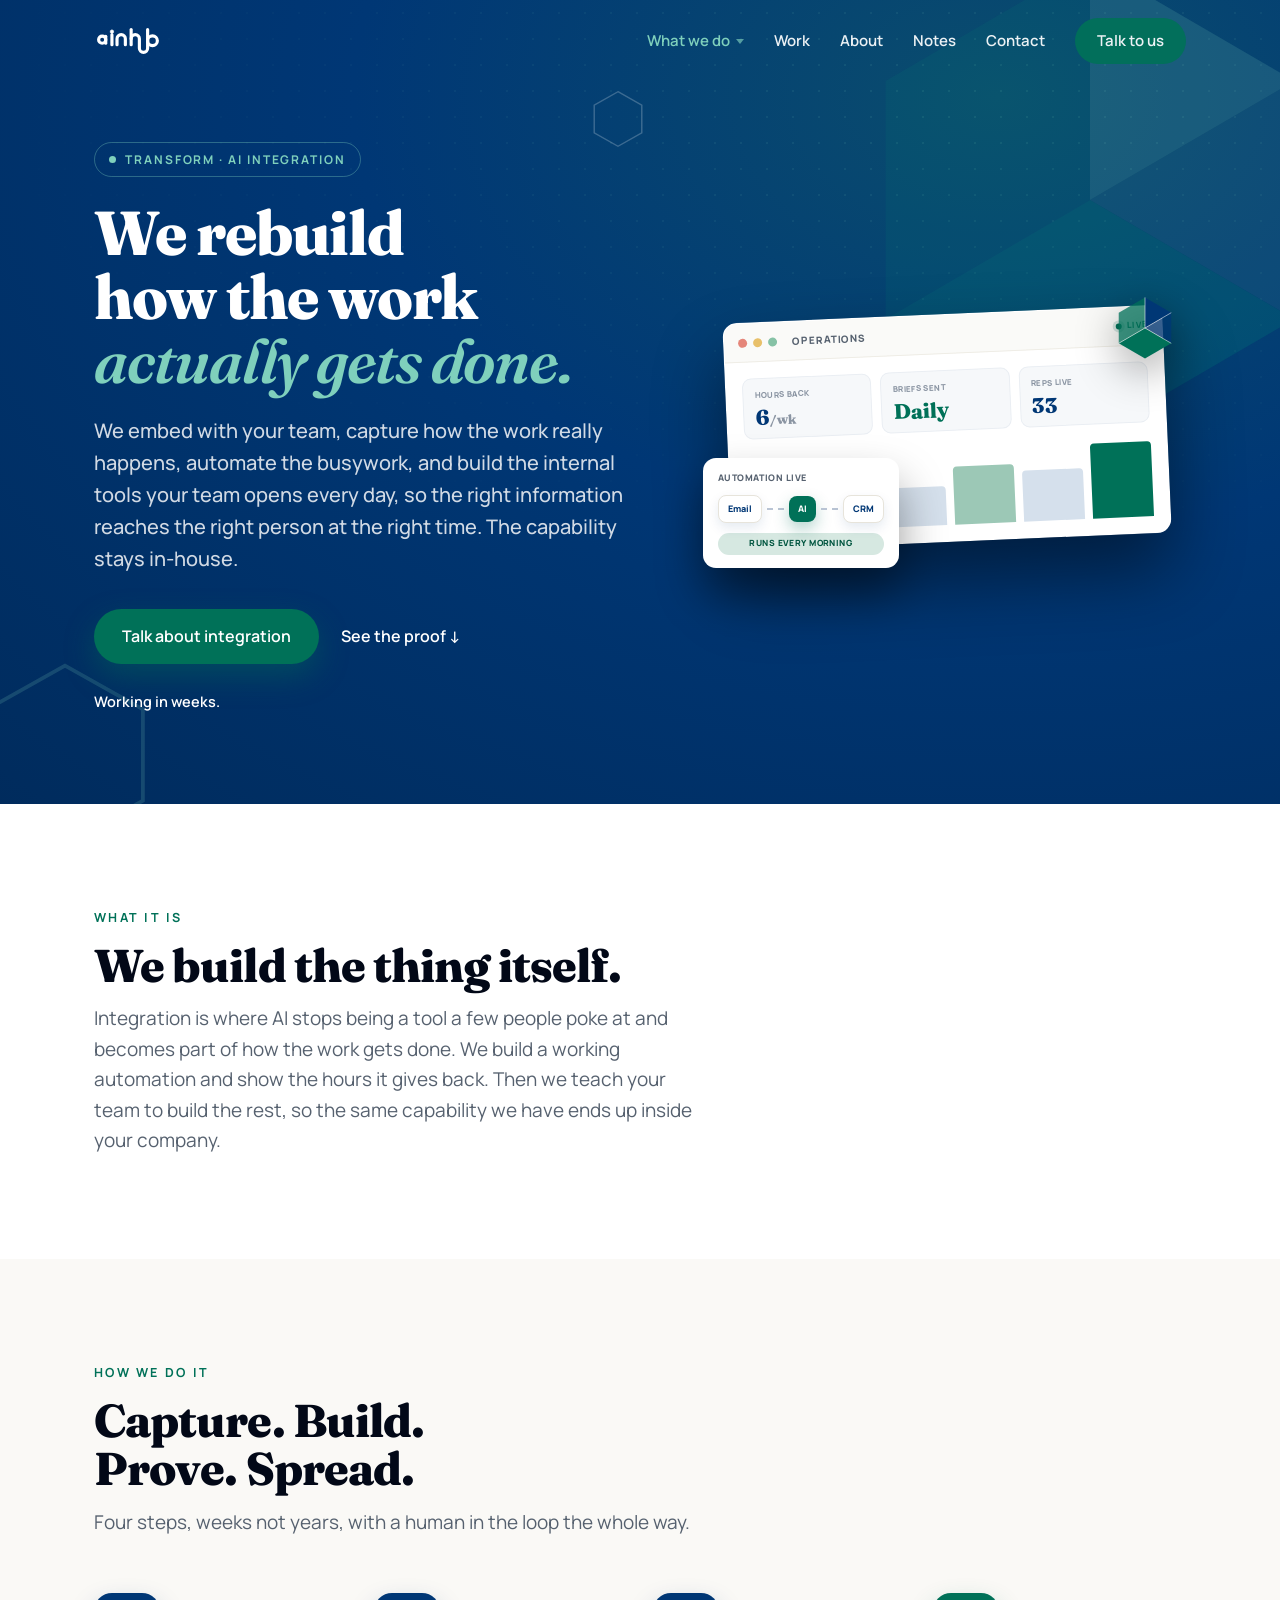
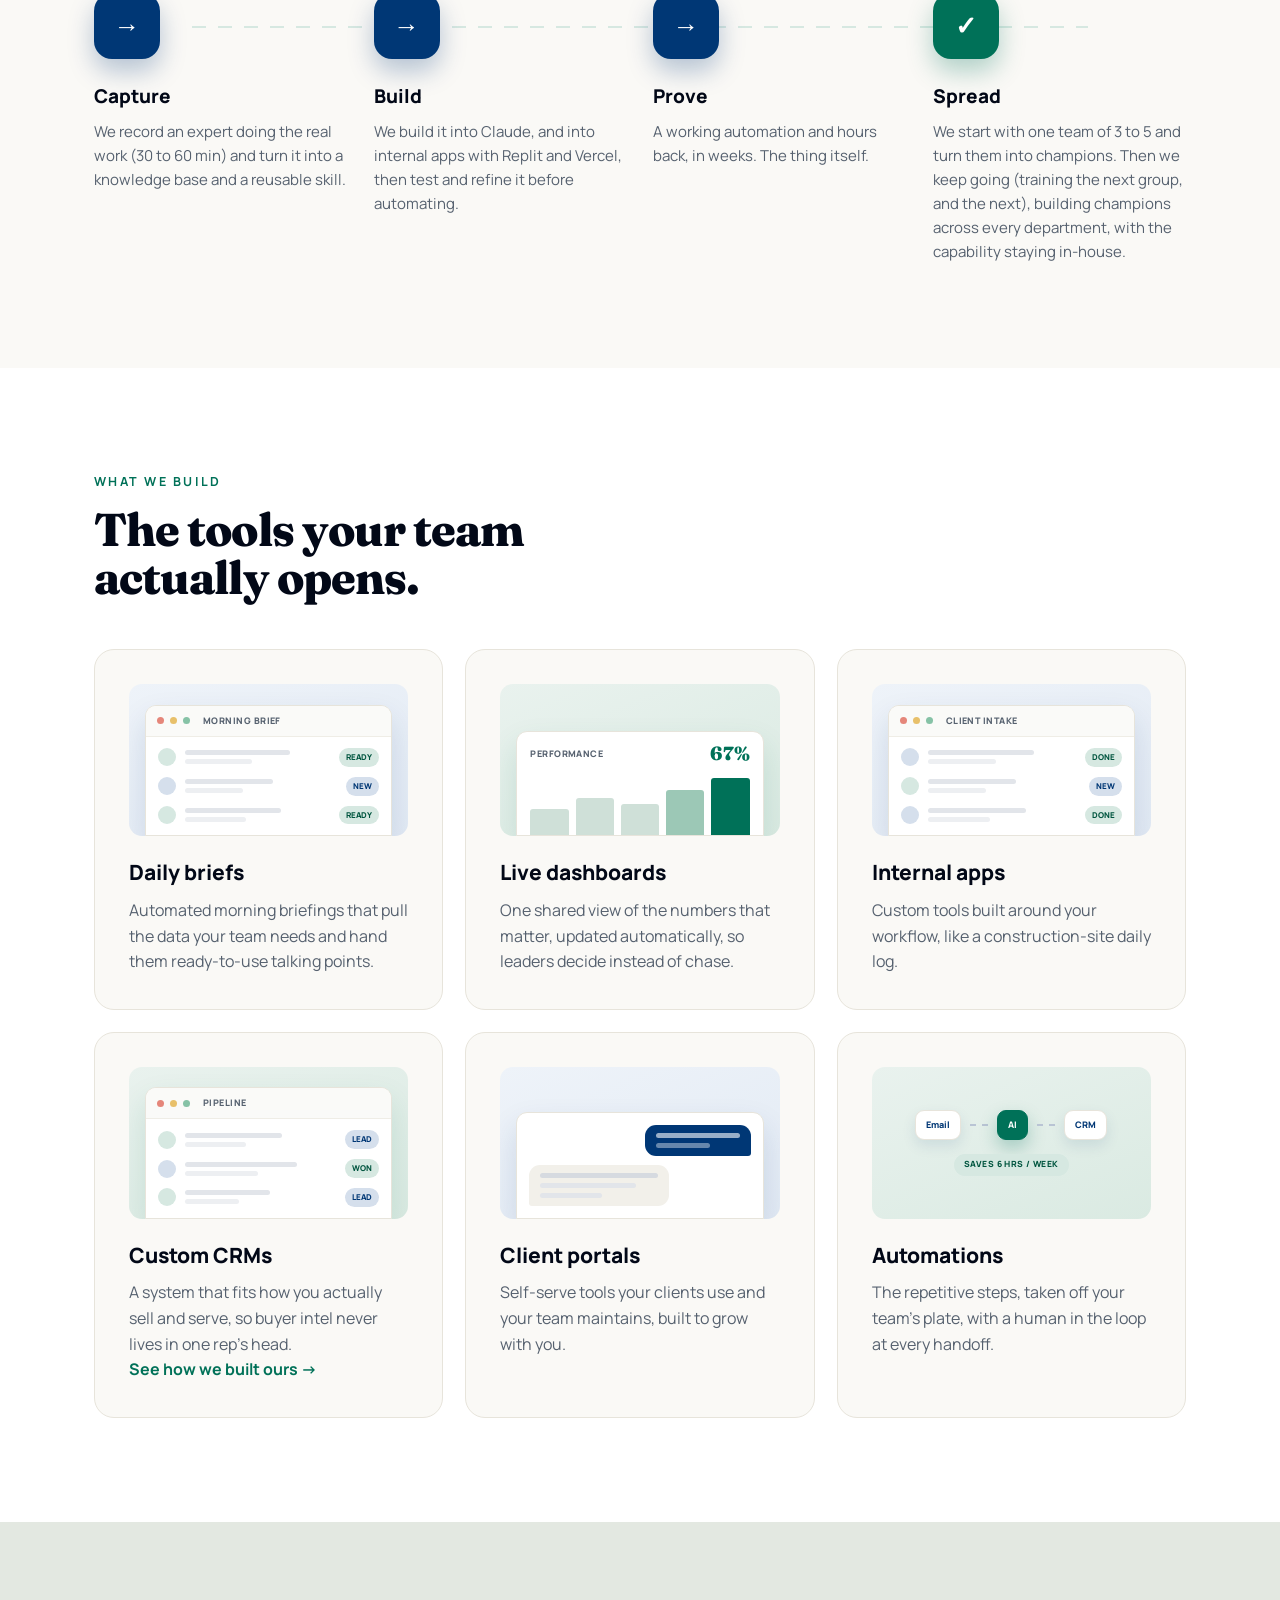
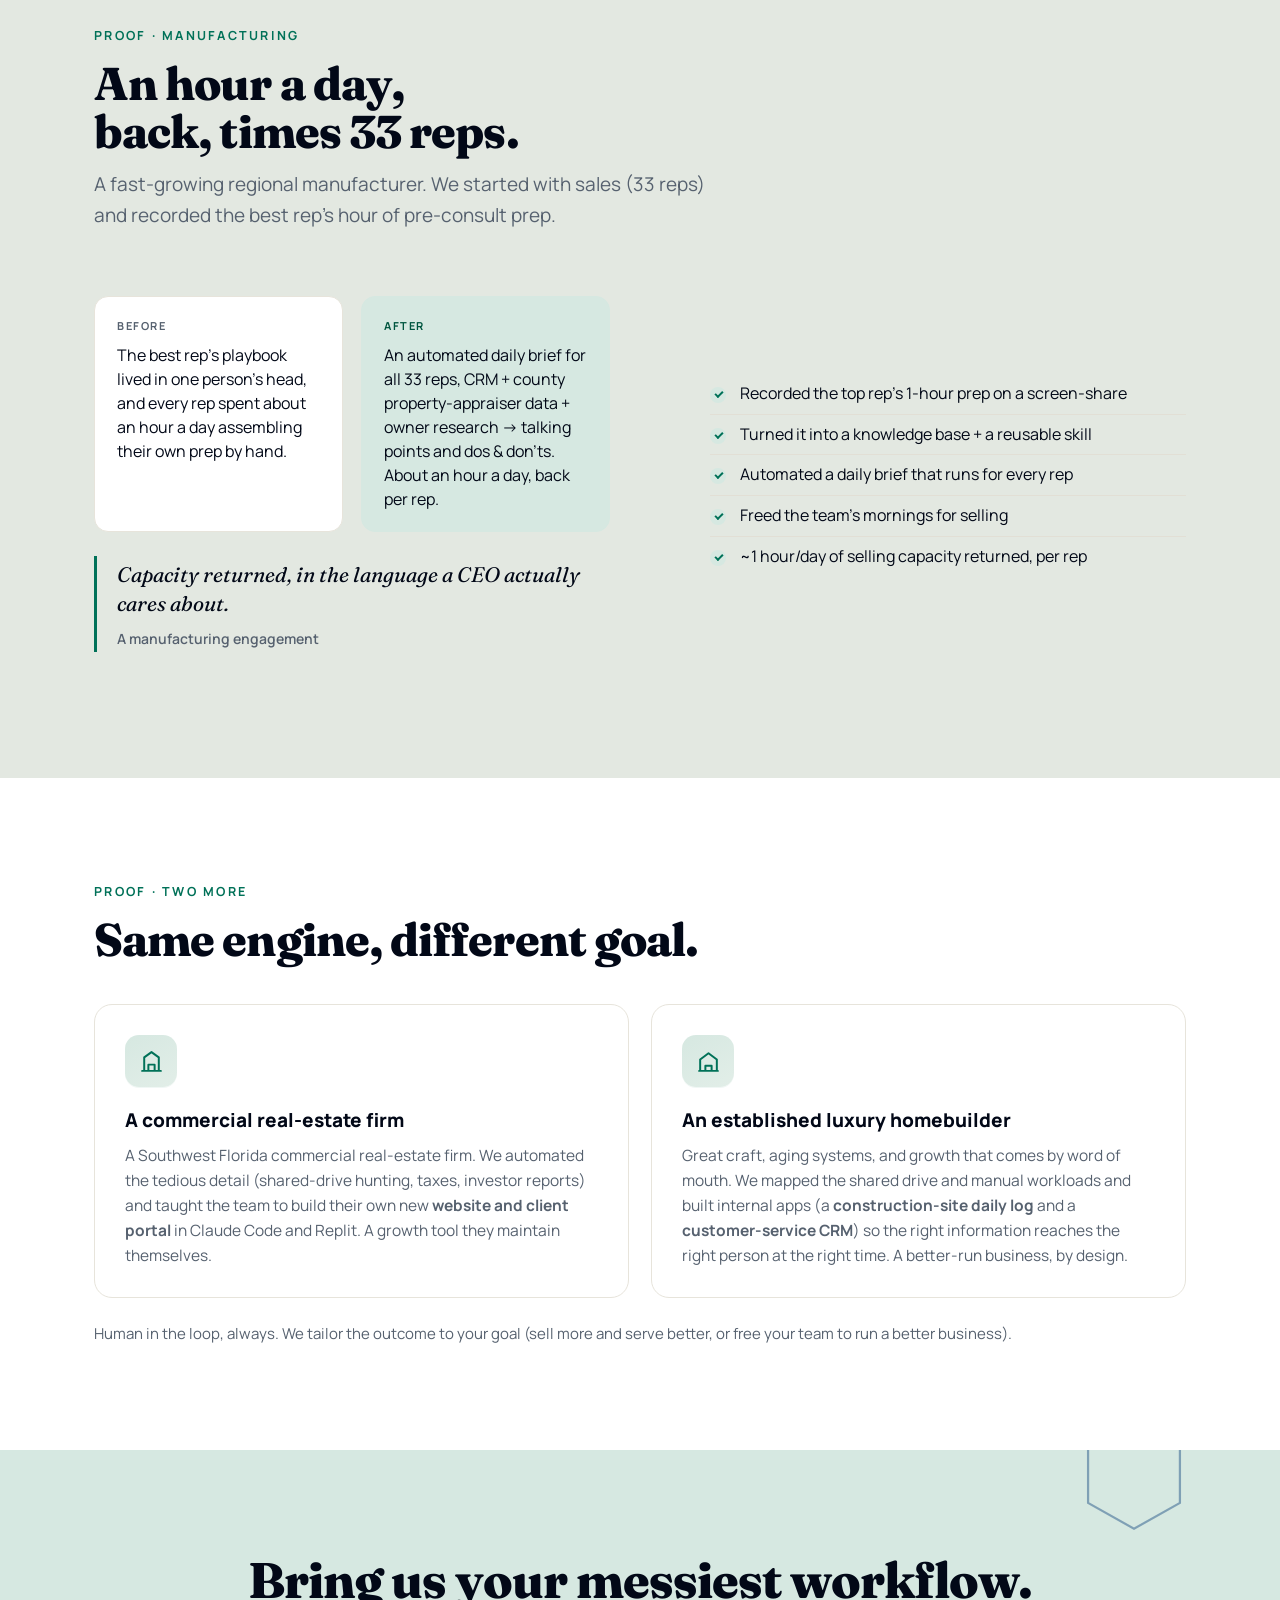
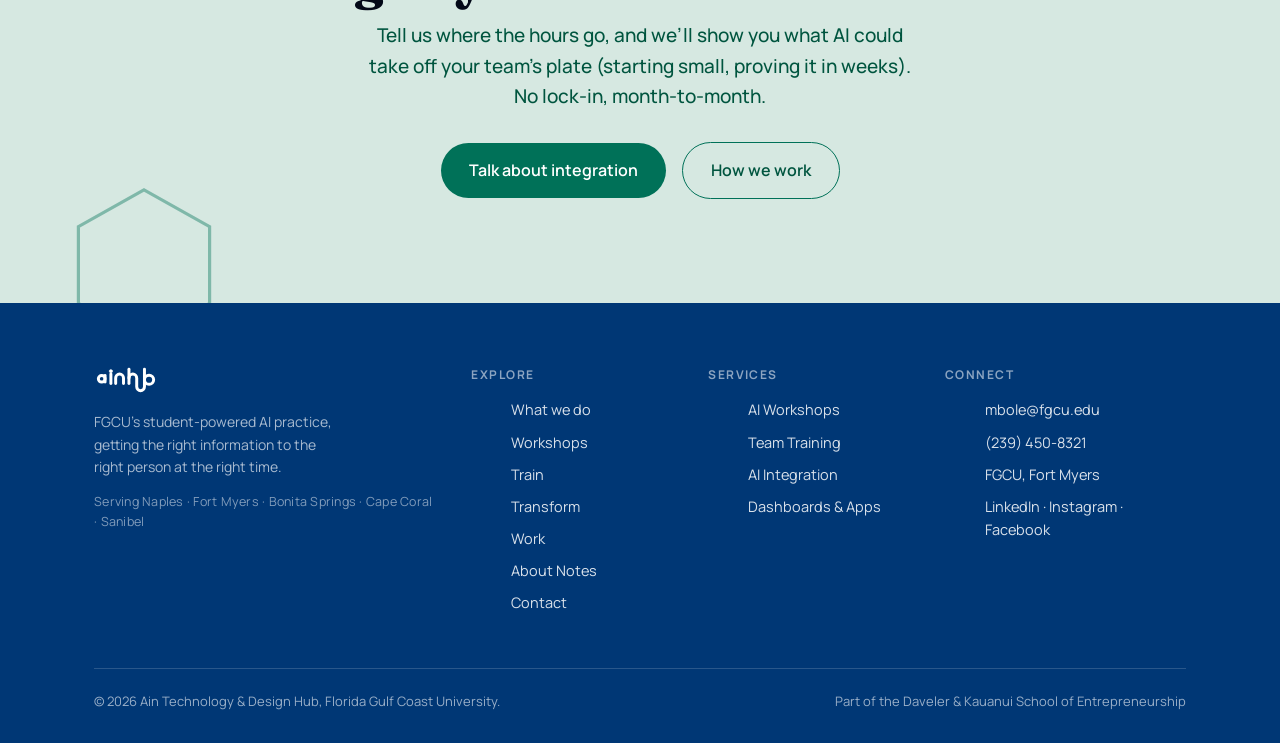
<file: transform.html>
<!doctype html><html lang="en"><head><meta charset="utf-8"><meta name="viewport" content="width=device-width,initial-scale=1">
<title>Transform — The Ain Hub</title>
<meta name="description" content="AI integration: we embed with your team, capture how the work gets done, automate the busywork, and build the internal tools (daily briefs, dashboards, CRMs, portals) so the right information reaches the right person at the right time.">
<meta property="og:title" content="Transform — The Ain Hub">
<meta property="og:description" content="We rebuild how the work actually gets done. Capture, build, prove, spread, with the capability left inside your team.">
<meta property="og:type" content="website">
<meta property="og:image" content="https://ainhub-staging.vercel.app/img/og.png">
<meta name="twitter:card" content="summary_large_image">
<link rel="icon" href="./img/favicon.svg" type="image/svg+xml">
<link rel="preconnect" href="https://fonts.googleapis.com"><link rel="preconnect" href="https://fonts.gstatic.com" crossorigin>
<link href="https://fonts.googleapis.com/css2?family=Fraunces:opsz,wght@9..144,500;9..144,600;9..144,800&family=Manrope:wght@400;500;600;700;800&display=swap" rel="stylesheet">
<link rel="stylesheet" href="./css/site.css">
</head><body>

<nav><div class="wrap nav-in">
  <a href="./index.html"><img class="brand" src="./img/ainhub-wordmark-color.svg" alt="ainhub"></a>
  <button class="nav-toggle" aria-label="Menu"><span></span><span></span><span></span></button>
  <div class="nav-links">
    <div class="has-sub">
      <a href="./what-we-do.html" class="active">What we do<span class="caret" aria-hidden="true"></span></a>
      <div class="sub">
        <a href="./workshops.html">Workshops</a>
        <a href="./train.html">Train</a>
        <a href="./transform.html" class="active">Transform</a>
      </div>
    </div>
    <a href="./work.html">Work</a>
    <a href="./about.html">About</a>
    <a href="./blog/index.html">Notes</a>
    <a href="./contact.html">Contact</a>
    <a class="pill sm" href="./contact.html">Talk to us</a>
  </div>
</div></nav>

<!-- PAGE HERO -->
<header class="page-hero dark">
  <div class="ph-motif">
    <svg class="facet f1" viewBox="0 0 200 200" aria-hidden="true"><path d="M 100,15 L 173,57.5 L 100,100 Z" fill="#7FD0BC"/><path d="M 173,57.5 L 173,142.5 L 100,100 Z" fill="#7FD0BC" fill-opacity="0.5"/><path d="M 100,100 L 173,142.5 L 100,185 L 27,142.5 Z" fill="#00a37a"/><path d="M 27,57.5 L 100,15 L 100,100 L 27,142.5 Z" fill="#00a37a" fill-opacity="0.55"/></svg>
    <svg class="facet f2" viewBox="0 0 100 100" aria-hidden="true"><path d="M50 3 L91 26 L91 74 L50 97 L9 74 L9 26 Z" fill="none" stroke="#7FD0BC" stroke-width="2"/></svg>
    <svg class="facet f3" viewBox="0 0 100 100" aria-hidden="true"><path d="M50 3 L91 26 L91 74 L50 97 L9 74 L9 26 Z" fill="none" stroke="#fff" stroke-width="2.5"/></svg>
  </div>
  <div class="wrap"><div class="ph-grid">
    <div>
      <div class="eyebrow reveal">Transform &middot; AI integration</div>
      <h1 class="reveal d1">We rebuild how the work <span class="ac">actually gets done.</span></h1>
      <p class="lead reveal d2">We embed with your team, capture how the work really happens, automate the busywork, and build the internal tools your team opens every day, so the right information reaches the right person at the right time. The capability stays in&#8209;house.</p>
      <div class="cta reveal d3"><a class="pill" href="./contact.html">Talk about integration</a><a class="ghost lt" href="#proof">See the proof &darr;</a></div>
      <div class="rate reveal d4">Working in weeks.</div>
    </div>
    <div class="ph-art reveal d2">
      <div class="hero-dash">
        <div class="win">
          <div class="bar"><i style="background:#E5867A"></i><i style="background:#E8C06A"></i><i style="background:#86C2A6"></i><span class="ttl">OPERATIONS</span><span class="live"><span></span>LIVE</span></div>
          <div class="body">
            <div class="kpis">
              <div class="kpi"><div class="k">Hours back</div><div class="v">6<em style="font-style:normal;font-size:13px;color:#8A94A2">/wk</em></div></div>
              <div class="kpi g"><div class="k">Briefs sent</div><div class="v">Daily</div></div>
              <div class="kpi"><div class="k">Reps live</div><div class="v">33</div></div>
            </div>
            <div class="chart"><i style="height:38%"></i><i style="height:56%"></i><i style="height:48%"></i><i class="g" style="height:72%"></i><i style="height:64%"></i><i class="h" style="height:94%"></i></div>
          </div>
        </div>
        <div class="float">
          <div class="fl-k">Automation live</div>
          <div class="fl-flow"><span class="chip b">Email</span><span class="conn"></span><span class="chip ai">AI</span><span class="conn"></span><span class="chip b">CRM</span></div>
          <span class="saved">RUNS EVERY MORNING</span>
        </div>
        <svg class="fbadge" viewBox="0 0 200 200" aria-hidden="true"><path d="M 100,15 L 173,57.5 L 100,100 Z" fill="#003775"/><path d="M 173,57.5 L 173,142.5 L 100,100 Z" fill="#003775" fill-opacity="0.75"/><path d="M 100,100 L 173,142.5 L 100,185 L 27,142.5 Z" fill="#007158"/><path d="M 27,57.5 L 100,15 L 100,100 L 27,142.5 Z" fill="#007158" fill-opacity="0.75"/><g stroke="#fff" stroke-width="1.5" stroke-linejoin="round" fill="none"><path d="M100 100 L100 15 M100 100 L173 57.5 M100 100 L173 142.5 M100 100 L27 142.5"/></g></svg>
      </div>
    </div>
  </div></div>
</header>

<!-- WHAT INTEGRATION IS -->
<section id="what"><div class="wrap">
  <div class="head reveal"><div class="eyebrow">What it is</div><h2>We build the thing itself.</h2>
    <p>Integration is where AI stops being a tool a few people poke at and becomes part of how the work gets done. We build a working automation and show the hours it gives back. Then we teach your team to build the rest, so the same capability we have ends up inside your company.</p></div>
</div></section>

<!-- METHOD -->
<section class="sec-warm"><div class="wrap">
  <div class="head reveal"><div class="eyebrow">How we do it</div><h2>Capture. Build. Prove. Spread.</h2>
    <p>Four steps, weeks not years, with a human in the loop the whole way.</p></div>
  <div class="method">
    <div class="mstep reveal"><div class="mn">1</div><h3>Capture</h3><p>We record an expert doing the real work (30 to 60 min) and turn it into a knowledge base and a reusable skill.</p></div>
    <div class="mstep reveal d1"><div class="mn">2</div><h3>Build</h3><p>We build it into Claude, and into internal apps with Replit and Vercel, then test and refine it before automating.</p></div>
    <div class="mstep reveal d2"><div class="mn">3</div><h3>Prove</h3><p>A working automation and hours back, in weeks. The thing itself.</p></div>
    <div class="mstep reveal d3"><div class="mn">4</div><h3>Spread</h3><p>We start with one team of 3 to 5 and turn them into champions. Then we keep going (training the next group, and the next), building champions across every department, with the capability staying in&#8209;house.</p></div>
  </div>
</div></section>

<!-- WHAT WE BUILD -->
<section><div class="wrap">
  <div class="head reveal"><div class="eyebrow">What we build</div><h2>The tools your team actually opens.</h2></div>
  <div class="grid3">
    <div class="buildcard reveal">
      <div class="mock blue"><div class="win">
        <div class="chrome"><span class="dot r"></span><span class="dot y"></span><span class="dot g"></span><span class="winttl">MORNING BRIEF</span></div>
        <div class="rows">
          <div class="row"><span class="av g"></span><span class="ln"><i style="width:72%"></i><i class="s" style="width:46%"></i></span><span class="tag2 done">READY</span></div>
          <div class="row"><span class="av b"></span><span class="ln"><i style="width:58%"></i><i class="s" style="width:38%"></i></span><span class="tag2 new">NEW</span></div>
          <div class="row"><span class="av g"></span><span class="ln"><i style="width:66%"></i><i class="s" style="width:42%"></i></span><span class="tag2 done">READY</span></div>
        </div>
      </div></div>
      <h3>Daily briefs</h3>
      <p>Automated morning briefings that pull the data your team needs and hand them ready&#8209;to&#8209;use talking points.</p>
    </div>
    <div class="buildcard reveal d1">
      <div class="mock green"><div class="win pad">
        <div class="chead"><span class="lbl">PERFORMANCE</span><span class="pct">67%</span></div>
        <div class="chart"><i style="height:42%"></i><i style="height:60%"></i><i style="height:50%"></i><i class="mid" style="height:74%"></i><i class="hot" style="height:92%"></i></div>
      </div></div>
      <h3>Live dashboards</h3>
      <p>One shared view of the numbers that matter, updated automatically, so leaders decide instead of chase.</p>
    </div>
    <div class="buildcard reveal d2">
      <div class="mock blue"><div class="win">
        <div class="chrome"><span class="dot r"></span><span class="dot y"></span><span class="dot g"></span><span class="winttl">CLIENT INTAKE</span></div>
        <div class="rows">
          <div class="row"><span class="av b"></span><span class="ln"><i style="width:72%"></i><i class="s" style="width:46%"></i></span><span class="tag2 done">DONE</span></div>
          <div class="row"><span class="av g"></span><span class="ln"><i style="width:58%"></i><i class="s" style="width:38%"></i></span><span class="tag2 new">NEW</span></div>
          <div class="row"><span class="av b"></span><span class="ln"><i style="width:66%"></i><i class="s" style="width:42%"></i></span><span class="tag2 done">DONE</span></div>
        </div>
      </div></div>
      <h3>Internal apps</h3>
      <p>Custom tools built around your workflow, like a construction&#8209;site daily log.</p>
    </div>
    <div class="buildcard reveal">
      <div class="mock green"><div class="win">
        <div class="chrome"><span class="dot r"></span><span class="dot y"></span><span class="dot g"></span><span class="winttl">PIPELINE</span></div>
        <div class="rows">
          <div class="row"><span class="av g"></span><span class="ln"><i style="width:64%"></i><i class="s" style="width:40%"></i></span><span class="tag2 new">LEAD</span></div>
          <div class="row"><span class="av b"></span><span class="ln"><i style="width:74%"></i><i class="s" style="width:48%"></i></span><span class="tag2 done">WON</span></div>
          <div class="row"><span class="av g"></span><span class="ln"><i style="width:56%"></i><i class="s" style="width:36%"></i></span><span class="tag2 new">LEAD</span></div>
        </div>
      </div></div>
      <h3>Custom CRMs</h3>
      <p>A system that fits how you actually sell and serve, so buyer intel never lives in one rep&rsquo;s head. <a href="./blog/custom-crm-project-board-replit-agent.html" style="color:var(--green);font-weight:700;text-decoration:none;white-space:nowrap">See how we built ours &rarr;</a></p>
    </div>
    <div class="buildcard reveal d1">
      <div class="mock blue"><div class="win chat">
        <div class="msg me"><i style="width:84px"></i><i class="s" style="width:54px"></i></div>
        <div class="msg them"><i style="width:118px"></i><i class="s" style="width:96px"></i><i class="s" style="width:62px"></i></div>
      </div></div>
      <h3>Client portals</h3>
      <p>Self&#8209;serve tools your clients use and your team maintains, built to grow with you.</p>
    </div>
    <div class="buildcard reveal d2">
      <div class="mock green center"><div class="flow">
        <div class="chips"><span class="chip b">Email</span><span class="conn"></span><span class="chip ai">AI</span><span class="conn"></span><span class="chip b">CRM</span></div>
        <span class="saved">SAVES 6 HRS / WEEK</span>
      </div></div>
      <h3>Automations</h3>
      <p>The repetitive steps, taken off your team&rsquo;s plate, with a human in the loop at every handoff.</p>
    </div>
  </div>
</div></section>

<!-- PROOF: MANUFACTURING FEATURED -->
<section id="proof" class="sec-paper"><div class="wrap">
  <div class="head reveal"><div class="eyebrow">Proof &middot; Manufacturing</div><h2>An hour a day, back, times 33 reps.</h2>
    <p>A fast&#8209;growing regional manufacturer. We started with sales (33 reps) and recorded the best rep&rsquo;s hour of pre&#8209;consult prep.</p></div>
  <div class="split" style="margin-top:42px">
    <div class="reveal">
      <div class="ba">
        <div class="cell"><div class="k">Before</div><div class="v">The best rep&rsquo;s playbook lived in one person&rsquo;s head, and every rep spent about an hour a day assembling their own prep by hand.</div></div>
        <div class="cell aft"><div class="k">After</div><div class="v">An automated daily brief for all 33 reps, CRM + county property&#8209;appraiser data + owner research &rarr; talking points and dos &amp; don&rsquo;ts. About an hour a day, back per rep.</div></div>
      </div>
      <div class="quote">Capacity returned, in the language a CEO actually cares about.<span>A manufacturing engagement</span></div>
    </div>
    <div class="reveal d1">
      <ul class="checks">
        <li>Recorded the top rep&rsquo;s 1&#8209;hour prep on a screen&#8209;share</li>
        <li>Turned it into a knowledge base + a reusable skill</li>
        <li>Automated a daily brief that runs for every rep</li>
        <li>Freed the team&rsquo;s mornings for selling</li>
        <li>~1 hour/day of selling capacity returned, per rep</li>
      </ul>
    </div>
  </div>
</div></section>

<!-- PROOF: IRC + BUILDER -->
<section><div class="wrap">
  <div class="head reveal"><div class="eyebrow">Proof &middot; two more</div><h2>Same engine, different goal.</h2></div>
  <div class="grid2">
    <div class="card reveal">
      <div class="ico"><svg viewBox="0 0 24 24" fill="none" stroke="currentColor" stroke-width="1.9" stroke-linecap="round" stroke-linejoin="round"><path d="M3 21h18M5 21V8l7-5 7 5v13M9 21v-6h6v6"/></svg></div>
      <h3>A commercial real&#8209;estate firm</h3>
      <p>A Southwest Florida commercial real&#8209;estate firm. We automated the tedious detail (shared&#8209;drive hunting, taxes, investor reports) and taught the team to build their own new <strong>website and client portal</strong> in Claude Code and Replit. A growth tool they maintain themselves.</p>
    </div>
    <div class="card reveal d1">
      <div class="ico"><svg viewBox="0 0 24 24" fill="none" stroke="currentColor" stroke-width="1.9" stroke-linecap="round" stroke-linejoin="round"><path d="M3 21h18M4 21V10l8-6 8 6v11M9 21v-5h6v5"/></svg></div>
      <h3>An established luxury homebuilder</h3>
      <p>Great craft, aging systems, and growth that comes by word of mouth. We mapped the shared drive and manual workloads and built internal apps (a <strong>construction&#8209;site daily log</strong> and a <strong>customer&#8209;service CRM</strong>) so the right information reaches the right person at the right time. A better&#8209;run business, by design.</p>
    </div>
  </div>
  <p class="reveal d2" style="color:var(--muted);font-size:15px;margin-top:24px">Human in the loop, always. We tailor the outcome to your goal (sell more and serve better, or free your team to run a better business).</p>
</div></section>

<!-- CTA -->
<section class="cta-band">
  <svg class="hex-accent ha-a" viewBox="0 0 100 100" aria-hidden="true"><path d="M50 3 L91 26 L91 74 L50 97 L9 74 L9 26 Z" fill="none" stroke="#007158" stroke-width="2"/></svg>
  <svg class="hex-accent ha-b" viewBox="0 0 100 100" aria-hidden="true"><path d="M50 3 L91 26 L91 74 L50 97 L9 74 L9 26 Z" fill="none" stroke="#003775" stroke-width="2"/></svg>
  <div class="wrap reveal">
  <h2>Bring us your messiest workflow.</h2>
  <p>Tell us where the hours go, and we&rsquo;ll show you what AI could take off your team&rsquo;s plate (starting small, proving it in weeks). No lock&#8209;in, month&#8209;to&#8209;month.</p>
  <div class="row"><a class="pill" href="./contact.html">Talk about integration</a><a class="pill line" href="./what-we-do.html">How we work</a></div>
</div></section>

<!-- FOOTER -->
<footer><div class="wrap">
  <div class="foot-grid">
    <div>
      <img class="fl" src="./img/ainhub-wordmark-white.svg" alt="ainhub">
      <p class="ft">FGCU&rsquo;s student&#8209;powered AI practice, getting the right information to the right person at the right time.</p>
      <p class="serving">Serving Naples &middot; Fort Myers &middot; Bonita Springs &middot; Cape Coral &middot; Sanibel</p>
    </div>
    <div><h4>Explore</h4><ul>
      <li><a href="./what-we-do.html">What we do</a></li>
      <li><a href="./workshops.html">Workshops</a></li>
      <li><a href="./train.html">Train</a></li>
      <li><a href="./transform.html">Transform</a></li>
      <li><a href="./work.html">Work</a></li>
      <li><a href="./about.html">About</a>
    <a href="./blog/index.html">Notes</a></li>
      <li><a href="./contact.html">Contact</a></li>
    </ul></div>
    <div><h4>Services</h4><ul>
      <li><a href="./workshops.html">AI Workshops</a></li>
      <li><a href="./train.html">Team Training</a></li>
      <li><a href="./transform.html">AI Integration</a></li>
      <li><a href="./transform.html">Dashboards &amp; Apps</a></li>
    </ul></div>
    <div><h4>Connect</h4><ul>
      <li><a href="mailto:mbole@fgcu.edu">mbole@fgcu.edu</a></li>
      <li><a href="tel:+12394508321">(239) 450&#8209;8321</a></li>
      <li>FGCU, Fort Myers</li>
      <li>LinkedIn &middot; Instagram &middot; Facebook</li>
    </ul></div>
  </div>
  <div class="foot-bot"><span>&copy; 2026 Ain Technology &amp; Design Hub, Florida Gulf Coast University.</span><span>Part of the Daveler &amp; Kauanui School of Entrepreneurship</span></div>
</div></footer>

<script src="./js/site.js"></script>
</body></html>
</file>
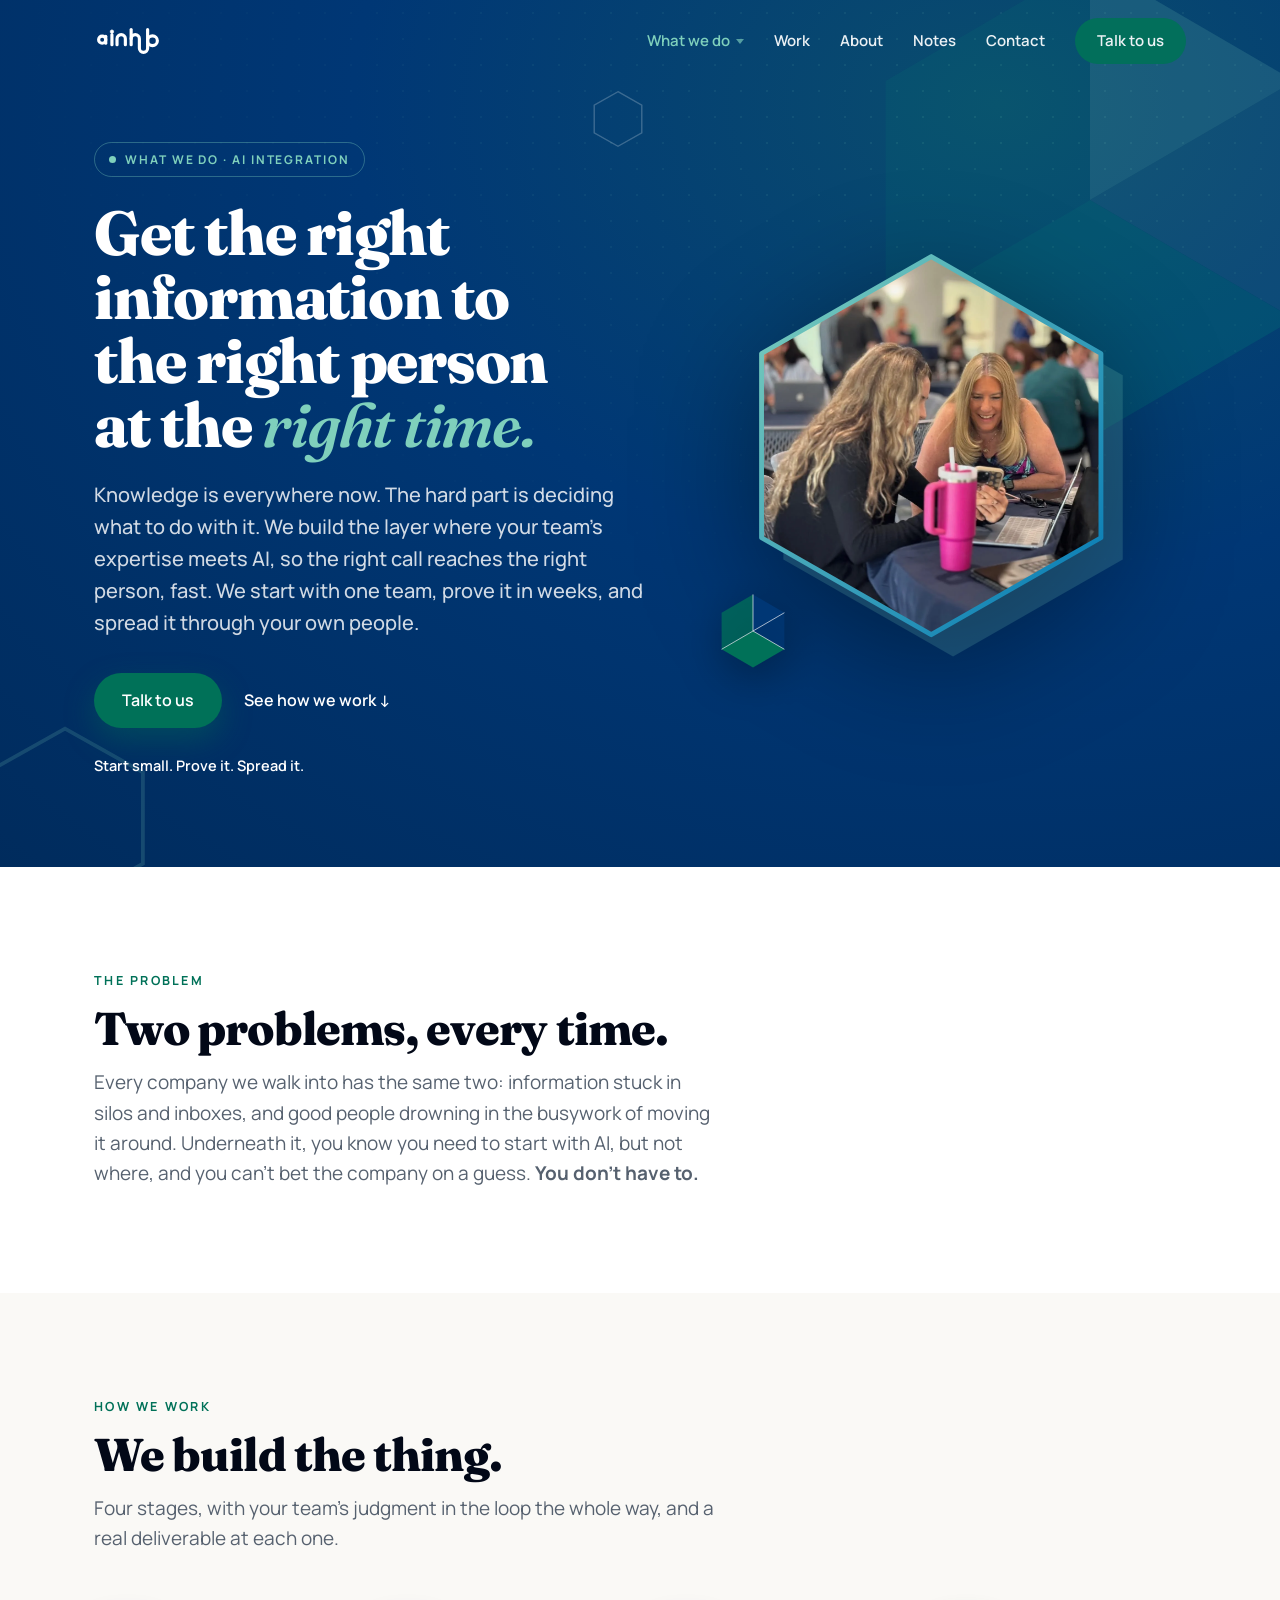
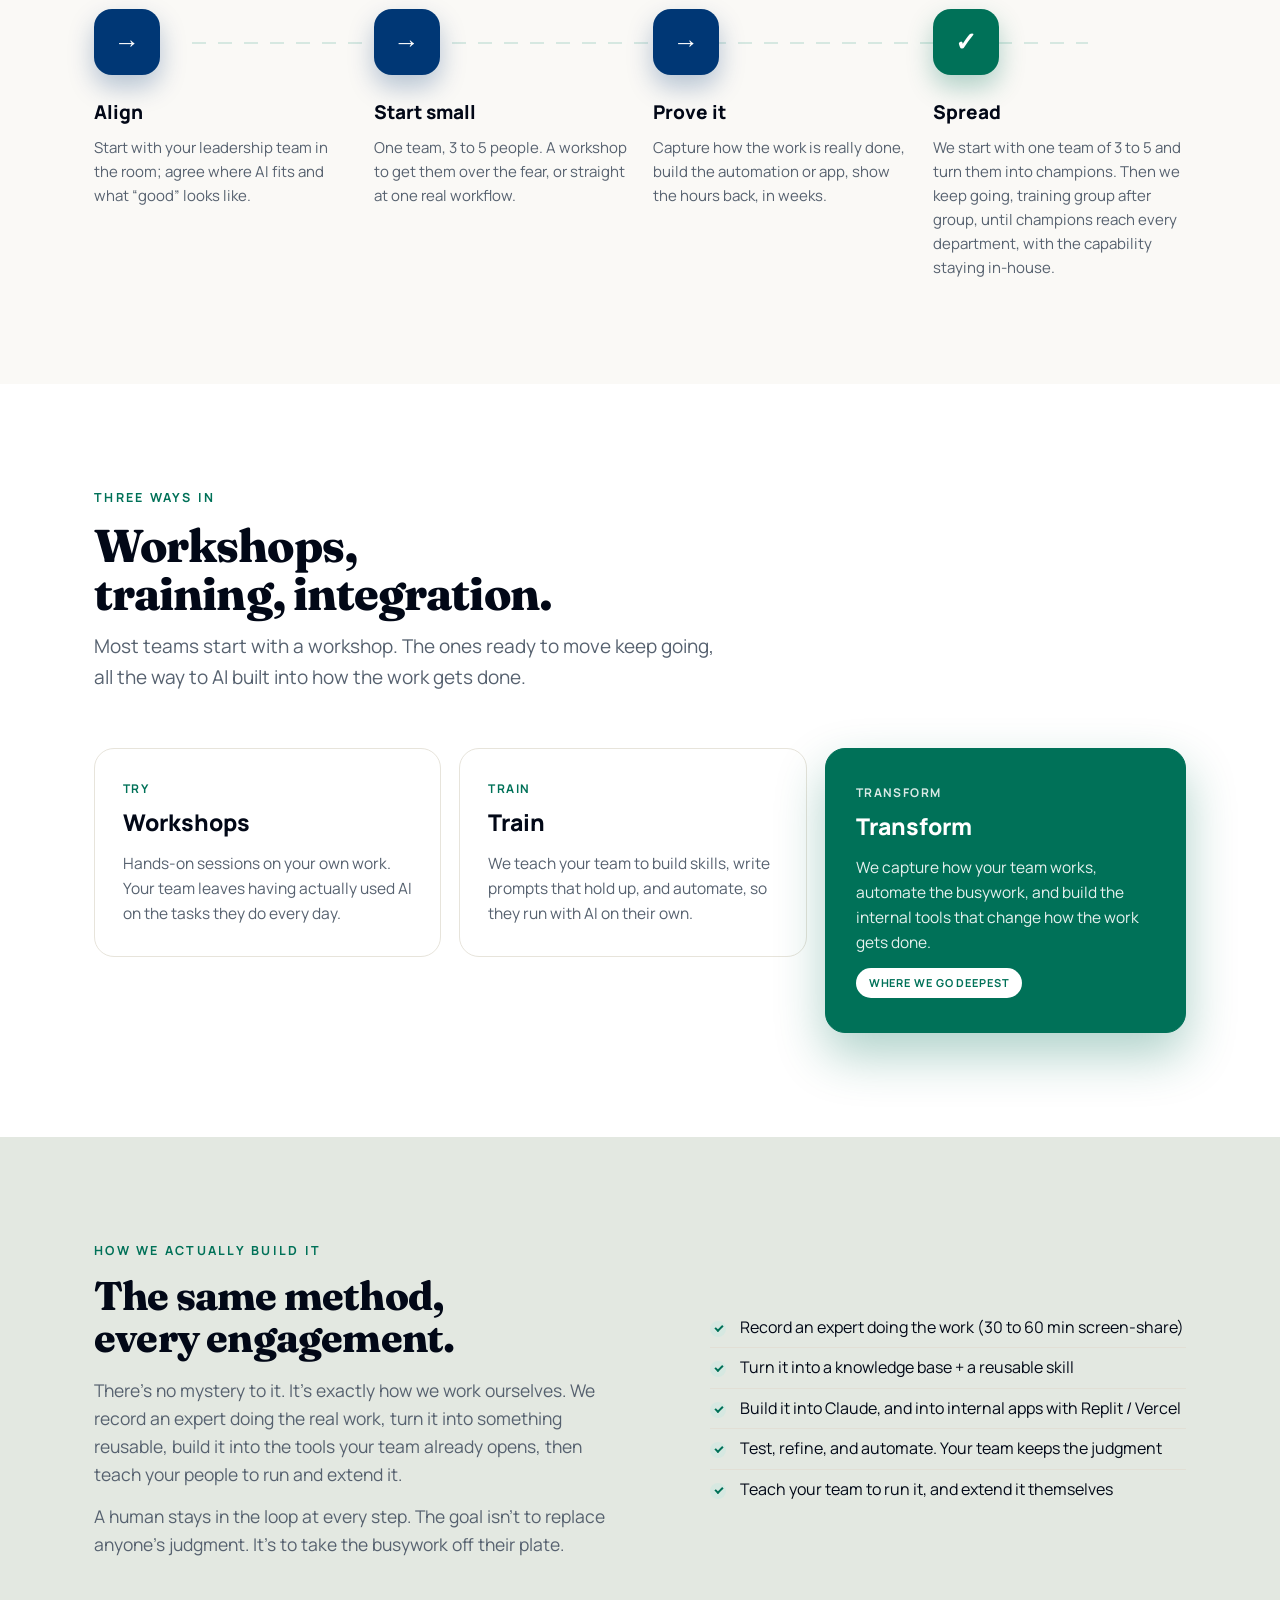
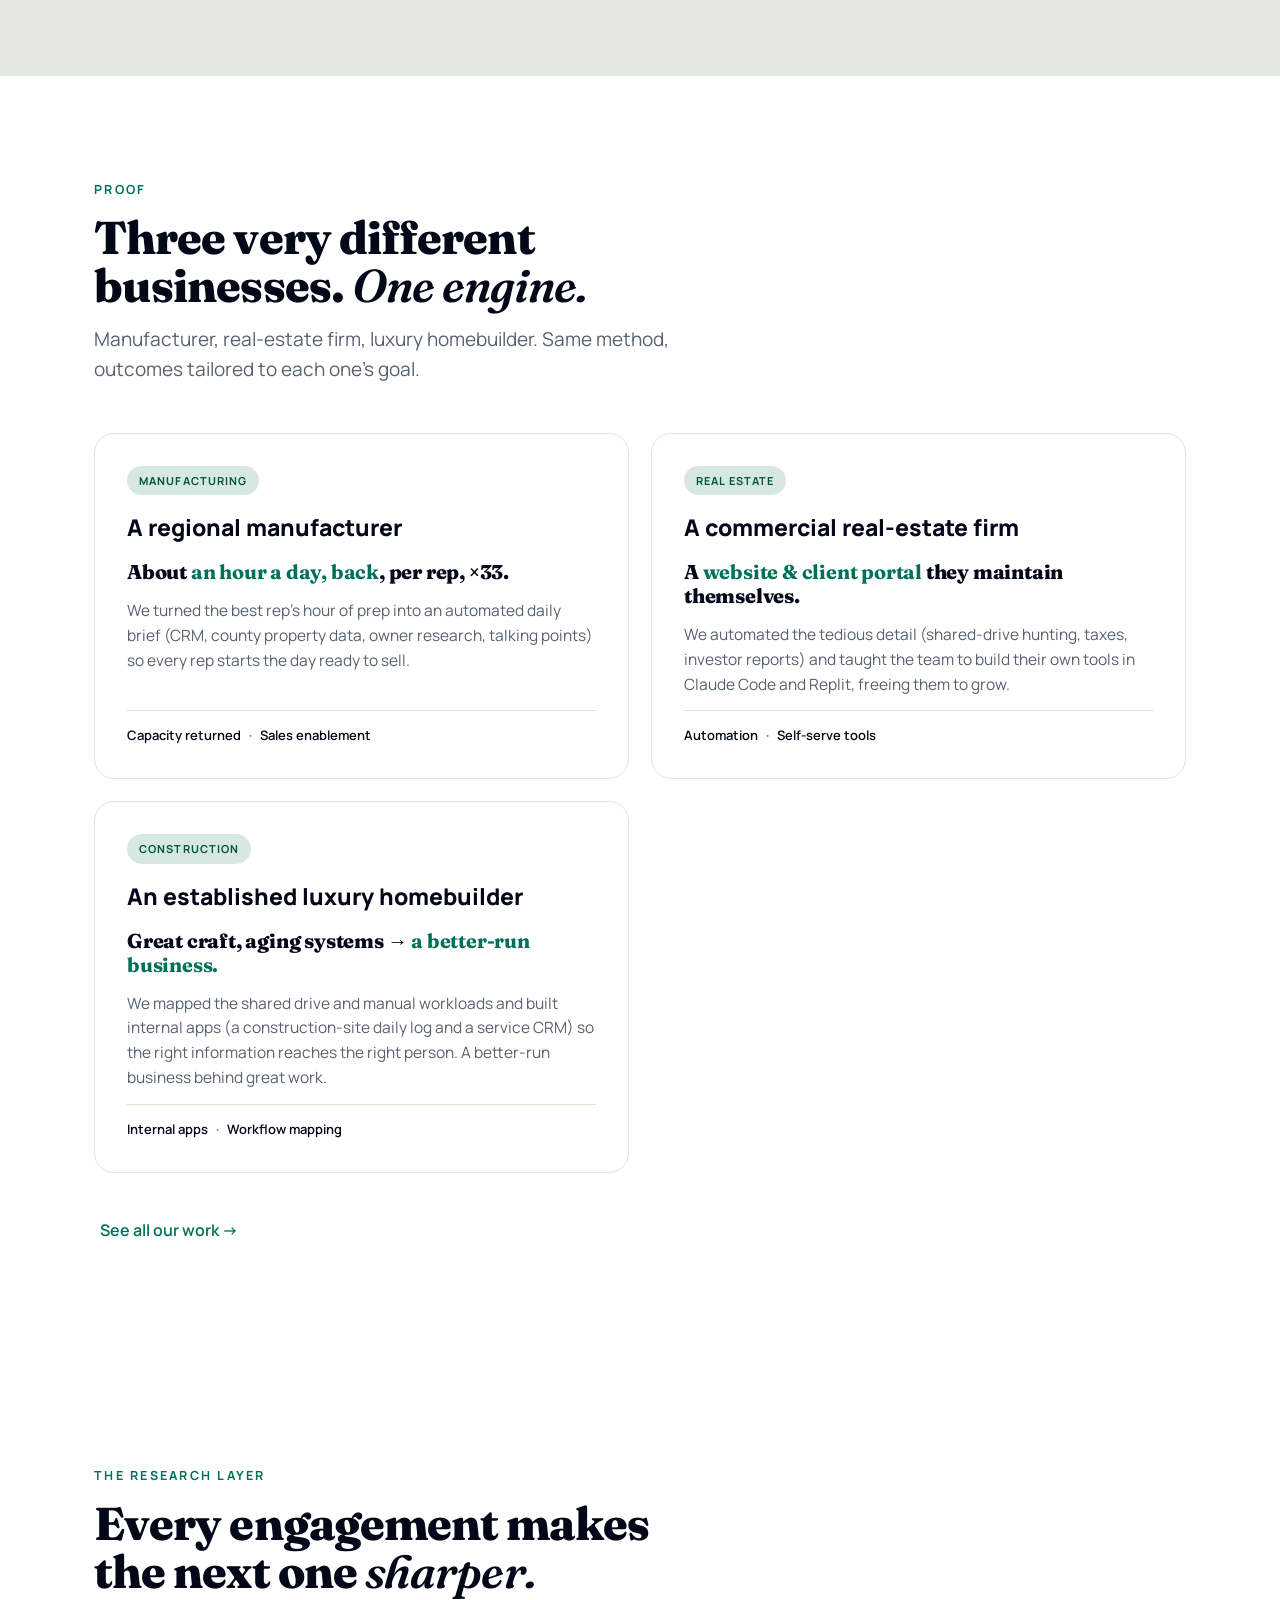
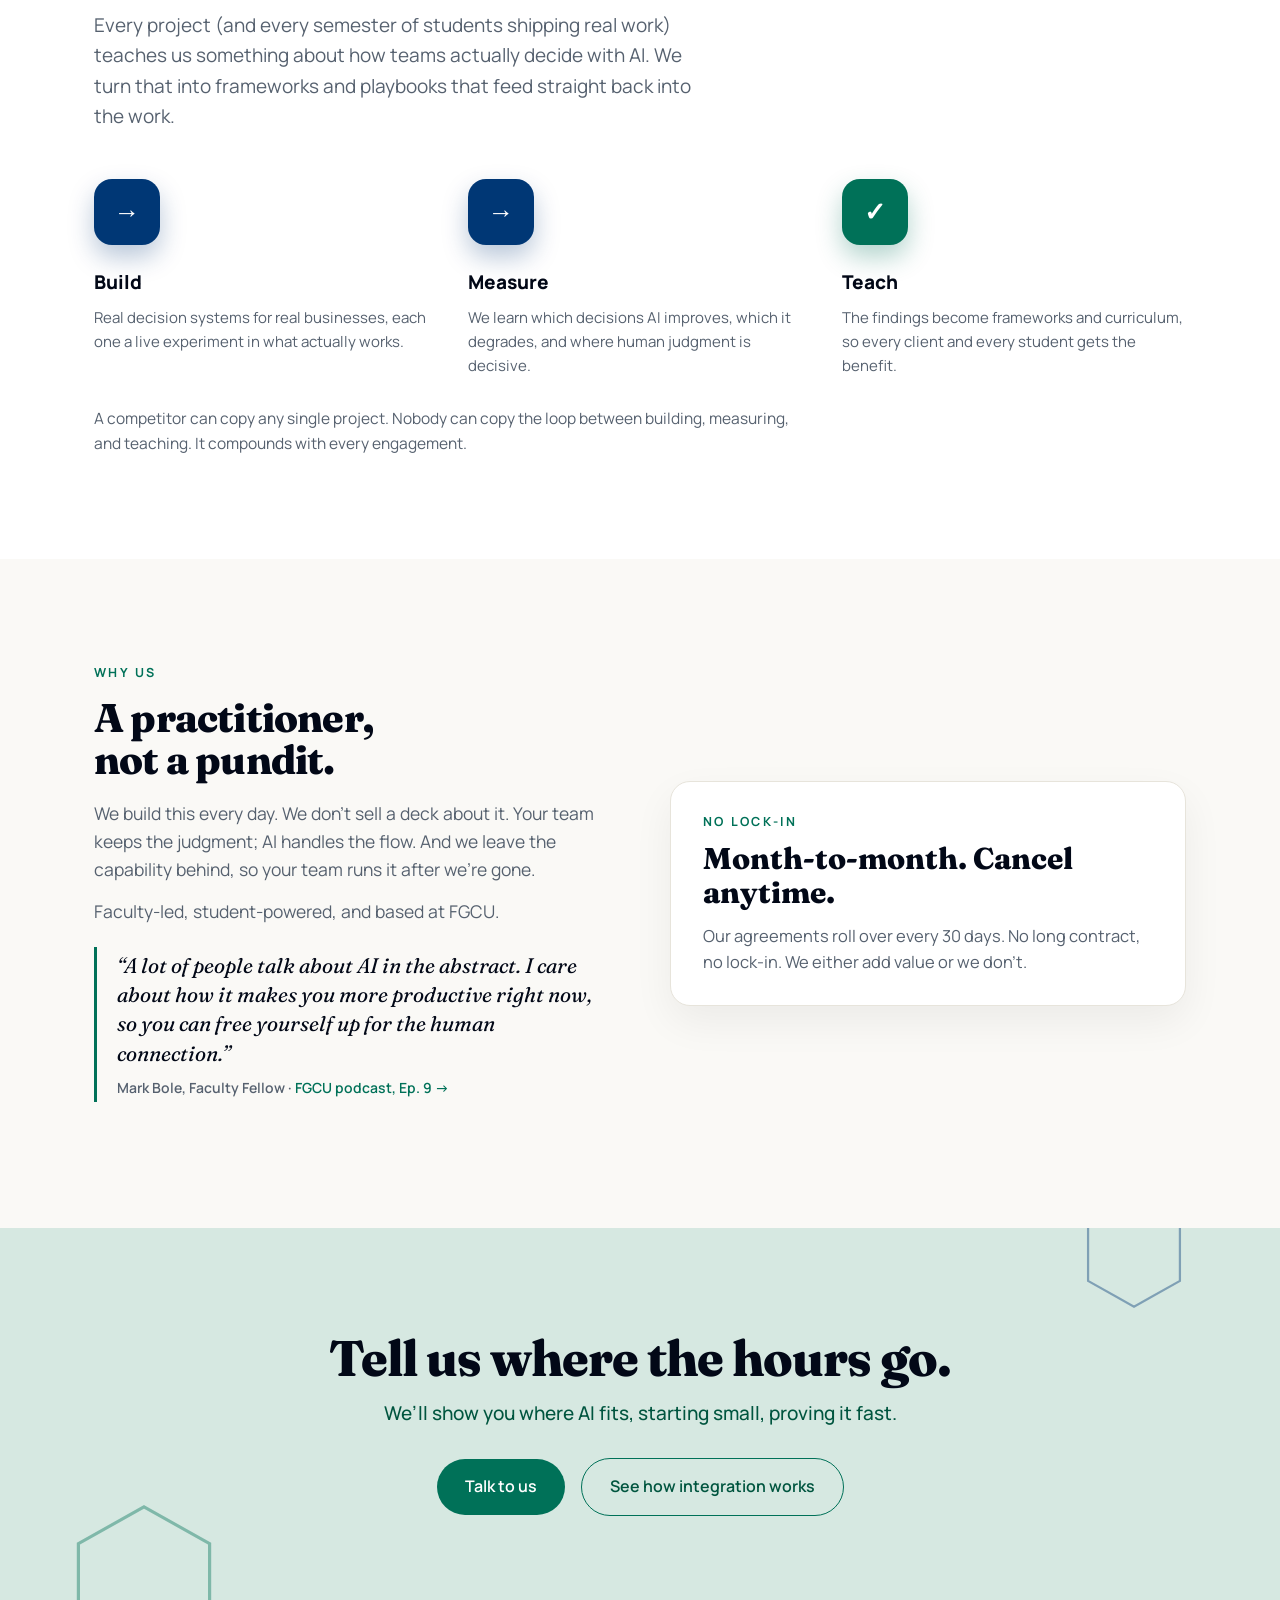
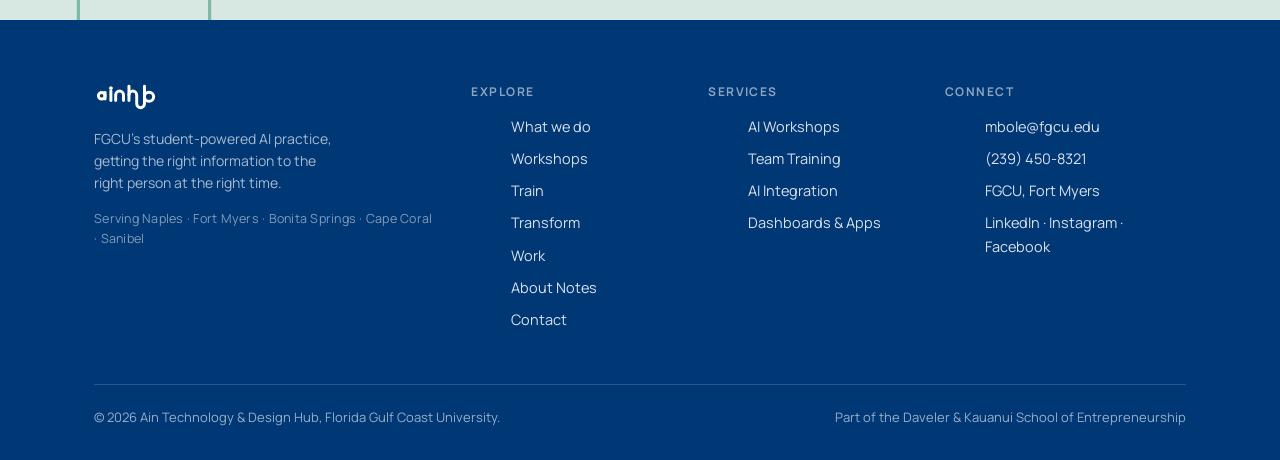
<file: what-we-do.html>
<!doctype html><html lang="en"><head><meta charset="utf-8"><meta name="viewport" content="width=device-width,initial-scale=1">
<title>What we do — The Ain Hub</title>
<meta name="description" content="The Ain Hub is an AI integration company. We get the right information to the right person at the right time, starting with one team, proving it in weeks, and spreading it through your own people.">
<meta property="og:title" content="What we do — The Ain Hub">
<meta property="og:description" content="An AI integration company. Start small, prove it, spread it, with the capability left inside your team.">
<meta property="og:type" content="website">
<meta property="og:image" content="https://ainhub-staging.vercel.app/img/og.png">
<meta name="twitter:card" content="summary_large_image">
<link rel="icon" href="./img/favicon.svg" type="image/svg+xml">
<link rel="preconnect" href="https://fonts.googleapis.com"><link rel="preconnect" href="https://fonts.gstatic.com" crossorigin>
<link href="https://fonts.googleapis.com/css2?family=Fraunces:opsz,wght@9..144,500;9..144,600;9..144,800&family=Manrope:wght@400;500;600;700;800&display=swap" rel="stylesheet">
<link rel="stylesheet" href="./css/site.css">
</head><body>

<nav><div class="wrap nav-in">
  <a href="./index.html"><img class="brand" src="./img/ainhub-wordmark-color.svg" alt="ainhub"></a>
  <button class="nav-toggle" aria-label="Menu"><span></span><span></span><span></span></button>
  <div class="nav-links">
    <div class="has-sub">
      <a href="./what-we-do.html" class="active">What we do<span class="caret" aria-hidden="true"></span></a>
      <div class="sub">
        <a href="./workshops.html">Workshops</a>
        <a href="./train.html">Train</a>
        <a href="./transform.html">Transform</a>
      </div>
    </div>
    <a href="./work.html">Work</a>
    <a href="./about.html">About</a>
    <a href="./blog/index.html">Notes</a>
    <a href="./contact.html">Contact</a>
    <a class="pill sm" href="./contact.html">Talk to us</a>
  </div>
</div></nav>

<!-- PAGE HERO -->
<header class="page-hero dark">
  <div class="ph-motif">
    <svg class="facet f1" viewBox="0 0 200 200" aria-hidden="true"><path d="M 100,15 L 173,57.5 L 100,100 Z" fill="#7FD0BC"/><path d="M 173,57.5 L 173,142.5 L 100,100 Z" fill="#7FD0BC" fill-opacity="0.5"/><path d="M 100,100 L 173,142.5 L 100,185 L 27,142.5 Z" fill="#00a37a"/><path d="M 27,57.5 L 100,15 L 100,100 L 27,142.5 Z" fill="#00a37a" fill-opacity="0.55"/></svg>
    <svg class="facet f2" viewBox="0 0 100 100" aria-hidden="true"><path d="M50 3 L91 26 L91 74 L50 97 L9 74 L9 26 Z" fill="none" stroke="#7FD0BC" stroke-width="2"/></svg>
    <svg class="facet f3" viewBox="0 0 100 100" aria-hidden="true"><path d="M50 3 L91 26 L91 74 L50 97 L9 74 L9 26 Z" fill="none" stroke="#fff" stroke-width="2.5"/></svg>
  </div>
  <div class="wrap"><div class="ph-grid">
    <div>
      <div class="eyebrow reveal">What we do &middot; AI integration</div>
      <h1 class="reveal d1">Get the right information to the right person at the <span class="ac">right time.</span></h1>
      <p class="lead reveal d2">Knowledge is everywhere now. The hard part is deciding what to do with it. We build the layer where your team&rsquo;s expertise meets AI, so the right call reaches the right person, fast. We start with one team, prove it in weeks, and spread it through your own people.</p>
      <div class="cta reveal d3"><a class="pill" href="./contact.html">Talk to us</a><a class="ghost lt" href="#how">See how we work &darr;</a></div>
      <div class="rate reveal d4">Start small. Prove it. Spread it.</div>
    </div>
    <div class="ph-art reveal d2">
      <svg class="photo" viewBox="0 0 330 360" role="img" aria-label="An Ain Hub student helping a business owner use AI">
        <defs>
          <clipPath id="ahx"><path d="M152 12 L292 92 L292 244 L152 324 L12 244 L12 92 Z"/></clipPath>
          <linearGradient id="ahedge" x1="0" y1="0" x2="1" y2="1"><stop offset="0" stop-color="#7FD0BC"/><stop offset="1" stop-color="#0077B6"/></linearGradient>
        </defs>
        <path d="M170 30 L310 110 L310 262 L170 342 L30 262 L30 110 Z" fill="rgba(127,208,188,.18)"/>
        <g clip-path="url(#ahx)"><image href="./img/workshop-1on1-help.webp" x="12" y="12" width="280" height="312" preserveAspectRatio="xMidYMid slice"/></g>
        <path d="M152 12 L292 92 L292 244 L152 324 L12 244 L12 92 Z" fill="none" stroke="url(#ahedge)" stroke-width="4" stroke-linejoin="round"/>
      </svg>
      <svg class="badge" viewBox="0 0 200 200" aria-hidden="true"><path d="M 100,15 L 173,57.5 L 100,100 Z" fill="#003775"/><path d="M 173,57.5 L 173,142.5 L 100,100 Z" fill="#003775" fill-opacity="0.75"/><path d="M 100,100 L 173,142.5 L 100,185 L 27,142.5 Z" fill="#007158"/><path d="M 27,57.5 L 100,15 L 100,100 L 27,142.5 Z" fill="#007158" fill-opacity="0.75"/><g stroke="#fff" stroke-width="1.5" stroke-linejoin="round" fill="none"><path d="M100 100 L100 15 M100 100 L173 57.5 M100 100 L173 142.5 M100 100 L27 142.5"/></g></svg>
    </div>
  </div></div>
</header>

<!-- THE PROBLEM -->
<section><div class="wrap">
  <div class="head reveal"><div class="eyebrow">The problem</div><h2>Two problems, every time.</h2>
    <p>Every company we walk into has the same two: information stuck in silos and inboxes, and good people drowning in the busywork of moving it around. Underneath it, you know you need to start with AI, but not where, and you can&rsquo;t bet the company on a guess. <strong>You don&rsquo;t have to.</strong></p></div>
</div></section>

<!-- HOW WE WORK -->
<section id="how" class="sec-warm"><div class="wrap">
  <div class="head reveal"><div class="eyebrow">How we work</div><h2>We build the thing.</h2>
    <p>Four stages, with your team&rsquo;s judgment in the loop the whole way, and a real deliverable at each one.</p></div>
  <div class="method">
    <div class="mstep reveal"><div class="mn">1</div><h3>Align</h3><p>Start with your leadership team in the room; agree where AI fits and what &ldquo;good&rdquo; looks like.</p></div>
    <div class="mstep reveal d1"><div class="mn">2</div><h3>Start small</h3><p>One team, 3 to 5 people. A workshop to get them over the fear, or straight at one real workflow.</p></div>
    <div class="mstep reveal d2"><div class="mn">3</div><h3>Prove it</h3><p>Capture how the work is really done, build the automation or app, show the hours back, in weeks.</p></div>
    <div class="mstep reveal d3"><div class="mn">4</div><h3>Spread</h3><p>We start with one team of 3 to 5 and turn them into champions. Then we keep going, training group after group, until champions reach every department, with the capability staying in&#8209;house.</p></div>
  </div>
</div></section>

<!-- THREE SERVICES -->
<section><div class="wrap">
  <div class="head reveal"><div class="eyebrow">Three ways in</div><h2>Workshops, training, integration.</h2>
    <p>Most teams start with a workshop. The ones ready to move keep going, all the way to AI built into how the work gets done.</p></div>
  <div class="steps">
    <a class="step reveal" href="./workshops.html"><div class="num">01</div><div class="lab">Try</div><h3>Workshops</h3><p>Hands&#8209;on sessions on your own work. Your team leaves having actually used AI on the tasks they do every day.</p></a>
    <a class="step reveal d1" href="./train.html"><div class="num">02</div><div class="lab">Train</div><h3>Train</h3><p>We teach your team to build skills, write prompts that hold up, and automate, so they run with AI on their own.</p></a>
    <a class="step hot reveal d2" href="./transform.html"><div class="num">03</div><div class="lab">Transform</div><h3>Transform</h3><p>We capture how your team works, automate the busywork, and build the internal tools that change how the work gets done.</p><span class="tag">Where we go deepest</span></a>
  </div>
</div></section>

<!-- HOW WE ACTUALLY BUILD IT -->
<section class="sec-paper"><div class="wrap"><div class="split">
  <div class="reveal">
    <div class="eyebrow">How we actually build it</div>
    <h2>The same method, every engagement.</h2>
    <div class="prose">
      <p>There&rsquo;s no mystery to it. It&rsquo;s exactly how we work ourselves. We record an expert doing the real work, turn it into something reusable, build it into the tools your team already opens, then teach your people to run and extend it.</p>
      <p>A human stays in the loop at every step. The goal isn&rsquo;t to replace anyone&rsquo;s judgment. It&rsquo;s to take the busywork off their plate.</p>
    </div>
  </div>
  <div class="reveal d1">
    <ul class="checks">
      <li>Record an expert doing the work (30 to 60 min screen&#8209;share)</li>
      <li>Turn it into a knowledge base + a reusable skill</li>
      <li>Build it into Claude, and into internal apps with Replit / Vercel</li>
      <li>Test, refine, and automate. Your team keeps the judgment</li>
      <li>Teach your team to run it, and extend it themselves</li>
    </ul>
  </div>
</div></div></section>

<!-- PROOF -->
<section><div class="wrap">
  <div class="head reveal"><div class="eyebrow">Proof</div><h2>Three very different businesses. <span style="font-style:italic;font-weight:600">One engine.</span></h2>
    <p>Manufacturer, real&#8209;estate firm, luxury homebuilder. Same method, outcomes tailored to each one&rsquo;s goal.</p></div>
  <div class="case-grid">
    <div class="case-card reveal">
      <span class="cc-tag">Manufacturing</span>
      <h3>A regional manufacturer</h3>
      <div class="cc-result">About <b>an hour a day, back</b>, per rep, &times;33.</div>
      <p>We turned the best rep&rsquo;s hour of prep into an automated daily brief (CRM, county property data, owner research, talking points) so every rep starts the day ready to sell.</p>
      <div class="cc-meta"><span class="sec">Capacity returned</span> · <span class="sec">Sales enablement</span></div>
    </div>
    <div class="case-card reveal d1">
      <span class="cc-tag">Real estate</span>
      <h3>A commercial real&#8209;estate firm</h3>
      <div class="cc-result">A <b>website &amp; client portal</b> they maintain themselves.</div>
      <p>We automated the tedious detail (shared&#8209;drive hunting, taxes, investor reports) and taught the team to build their own tools in Claude Code and Replit, freeing them to grow.</p>
      <div class="cc-meta"><span class="sec">Automation</span> · <span class="sec">Self&#8209;serve tools</span></div>
    </div>
    <div class="case-card reveal d2">
      <span class="cc-tag">Construction</span>
      <h3>An established luxury homebuilder</h3>
      <div class="cc-result">Great craft, aging systems &rarr; <b>a better&#8209;run business.</b></div>
      <p>We mapped the shared drive and manual workloads and built internal apps (a construction&#8209;site daily log and a service CRM) so the right information reaches the right person. A better&#8209;run business behind great work.</p>
      <div class="cc-meta"><span class="sec">Internal apps</span> · <span class="sec">Workflow mapping</span></div>
    </div>
  </div>
  <div class="reveal" style="margin-top:30px"><a class="ghost" href="./work.html">See all our work &rarr;</a></div>
</div></section>

<!-- RESEARCH / THE COMPOUNDING EDGE -->
<section><div class="wrap">
  <div class="head reveal"><div class="eyebrow">The research layer</div><h2>Every engagement makes the next one <span style="font-style:italic;font-weight:600">sharper.</span></h2>
    <p>Every project (and every semester of students shipping real work) teaches us something about how teams actually decide with AI. We turn that into frameworks and playbooks that feed straight back into the work.</p></div>
  <div style="display:grid;grid-template-columns:repeat(3,1fr);gap:30px;margin-top:48px">
    <div class="mstep reveal"><div class="mn">1</div><h3>Build</h3><p>Real decision systems for real businesses, each one a live experiment in what actually works.</p></div>
    <div class="mstep reveal d1"><div class="mn">2</div><h3>Measure</h3><p>We learn which decisions AI improves, which it degrades, and where human judgment is decisive.</p></div>
    <div class="mstep reveal d2"><div class="mn">3</div><h3>Teach</h3><p>The findings become frameworks and curriculum, so every client and every student gets the benefit.</p></div>
  </div>
  <p class="reveal d2" style="margin-top:28px;color:var(--muted);font-size:15.5px;max-width:46em">A competitor can copy any single project. Nobody can copy the loop between building, measuring, and teaching. It compounds with every engagement.</p>
</div></section>

<!-- WHY US -->
<section class="sec-warm"><div class="wrap"><div class="split rev">
  <div class="reveal col-img">
    <div style="background:var(--surf);border:1px solid var(--border);border-radius:20px;padding:30px 32px;box-shadow:0 16px 40px rgba(2,8,23,.06)">
      <div class="eyebrow" style="margin-bottom:10px">No lock&#8209;in</div>
      <div style="font-family:Fraunces,serif;font-weight:800;font-size:30px;line-height:1.15;color:var(--ink);margin-bottom:12px">Month&#8209;to&#8209;month. Cancel anytime.</div>
      <p style="color:var(--muted);font-size:16.5px;margin:0">Our agreements roll over every 30 days. No long contract, no lock&#8209;in. We either add value or we don&rsquo;t.</p>
    </div>
  </div>
  <div class="reveal d1">
    <div class="eyebrow">Why us</div>
    <h2>A practitioner, not a pundit.</h2>
    <div class="prose">
      <p>We build this every day. We don&rsquo;t sell a deck about it. Your team keeps the judgment; AI handles the flow. And we leave the capability behind, so your team runs it after we&rsquo;re gone.</p>
      <p>Faculty&#8209;led, student&#8209;powered, and based at FGCU.</p>
    </div>
    <div class="quote">&ldquo;A lot of people talk about AI in the abstract. I care about how it makes you more productive right now, so you can free yourself up for the human connection.&rdquo;<span>Mark Bole, Faculty Fellow · <a href="https://www.fgcu.edu/your-university/podcast/episode-9-mark-bole" target="_blank" rel="noopener" style="color:var(--green);text-decoration:none;font-weight:600">FGCU podcast, Ep. 9 &rarr;</a></span></div>
  </div>
</div></div></section>

<!-- CLOSE -->
<section class="cta-band">
  <svg class="hex-accent ha-a" viewBox="0 0 100 100" aria-hidden="true"><path d="M50 3 L91 26 L91 74 L50 97 L9 74 L9 26 Z" fill="none" stroke="#007158" stroke-width="2"/></svg>
  <svg class="hex-accent ha-b" viewBox="0 0 100 100" aria-hidden="true"><path d="M50 3 L91 26 L91 74 L50 97 L9 74 L9 26 Z" fill="none" stroke="#003775" stroke-width="2"/></svg>
  <div class="wrap reveal">
  <h2>Tell us where the hours go.</h2>
  <p>We&rsquo;ll show you where AI fits, starting small, proving it fast.</p>
  <div class="row"><a class="pill" href="./contact.html">Talk to us</a><a class="pill line" href="./transform.html">See how integration works</a></div>
</div></section>

<!-- FOOTER -->
<footer><div class="wrap">
  <div class="foot-grid">
    <div>
      <img class="fl" src="./img/ainhub-wordmark-white.svg" alt="ainhub">
      <p class="ft">FGCU&rsquo;s student&#8209;powered AI practice, getting the right information to the right person at the right time.</p>
      <p class="serving">Serving Naples &middot; Fort Myers &middot; Bonita Springs &middot; Cape Coral &middot; Sanibel</p>
    </div>
    <div><h4>Explore</h4><ul>
      <li><a href="./what-we-do.html">What we do</a></li>
      <li><a href="./workshops.html">Workshops</a></li>
      <li><a href="./train.html">Train</a></li>
      <li><a href="./transform.html">Transform</a></li>
      <li><a href="./work.html">Work</a></li>
      <li><a href="./about.html">About</a>
    <a href="./blog/index.html">Notes</a></li>
      <li><a href="./contact.html">Contact</a></li>
    </ul></div>
    <div><h4>Services</h4><ul>
      <li><a href="./workshops.html">AI Workshops</a></li>
      <li><a href="./train.html">Team Training</a></li>
      <li><a href="./transform.html">AI Integration</a></li>
      <li><a href="./transform.html">Dashboards &amp; Apps</a></li>
    </ul></div>
    <div><h4>Connect</h4><ul>
      <li><a href="mailto:mbole@fgcu.edu">mbole@fgcu.edu</a></li>
      <li><a href="tel:+12394508321">(239) 450&#8209;8321</a></li>
      <li>FGCU, Fort Myers</li>
      <li>LinkedIn &middot; Instagram &middot; Facebook</li>
    </ul></div>
  </div>
  <div class="foot-bot"><span>&copy; 2026 Ain Technology &amp; Design Hub, Florida Gulf Coast University.</span><span>Part of the Daveler &amp; Kauanui School of Entrepreneurship</span></div>
</div></footer>

<script src="./js/site.js"></script>
</body></html>
</file>
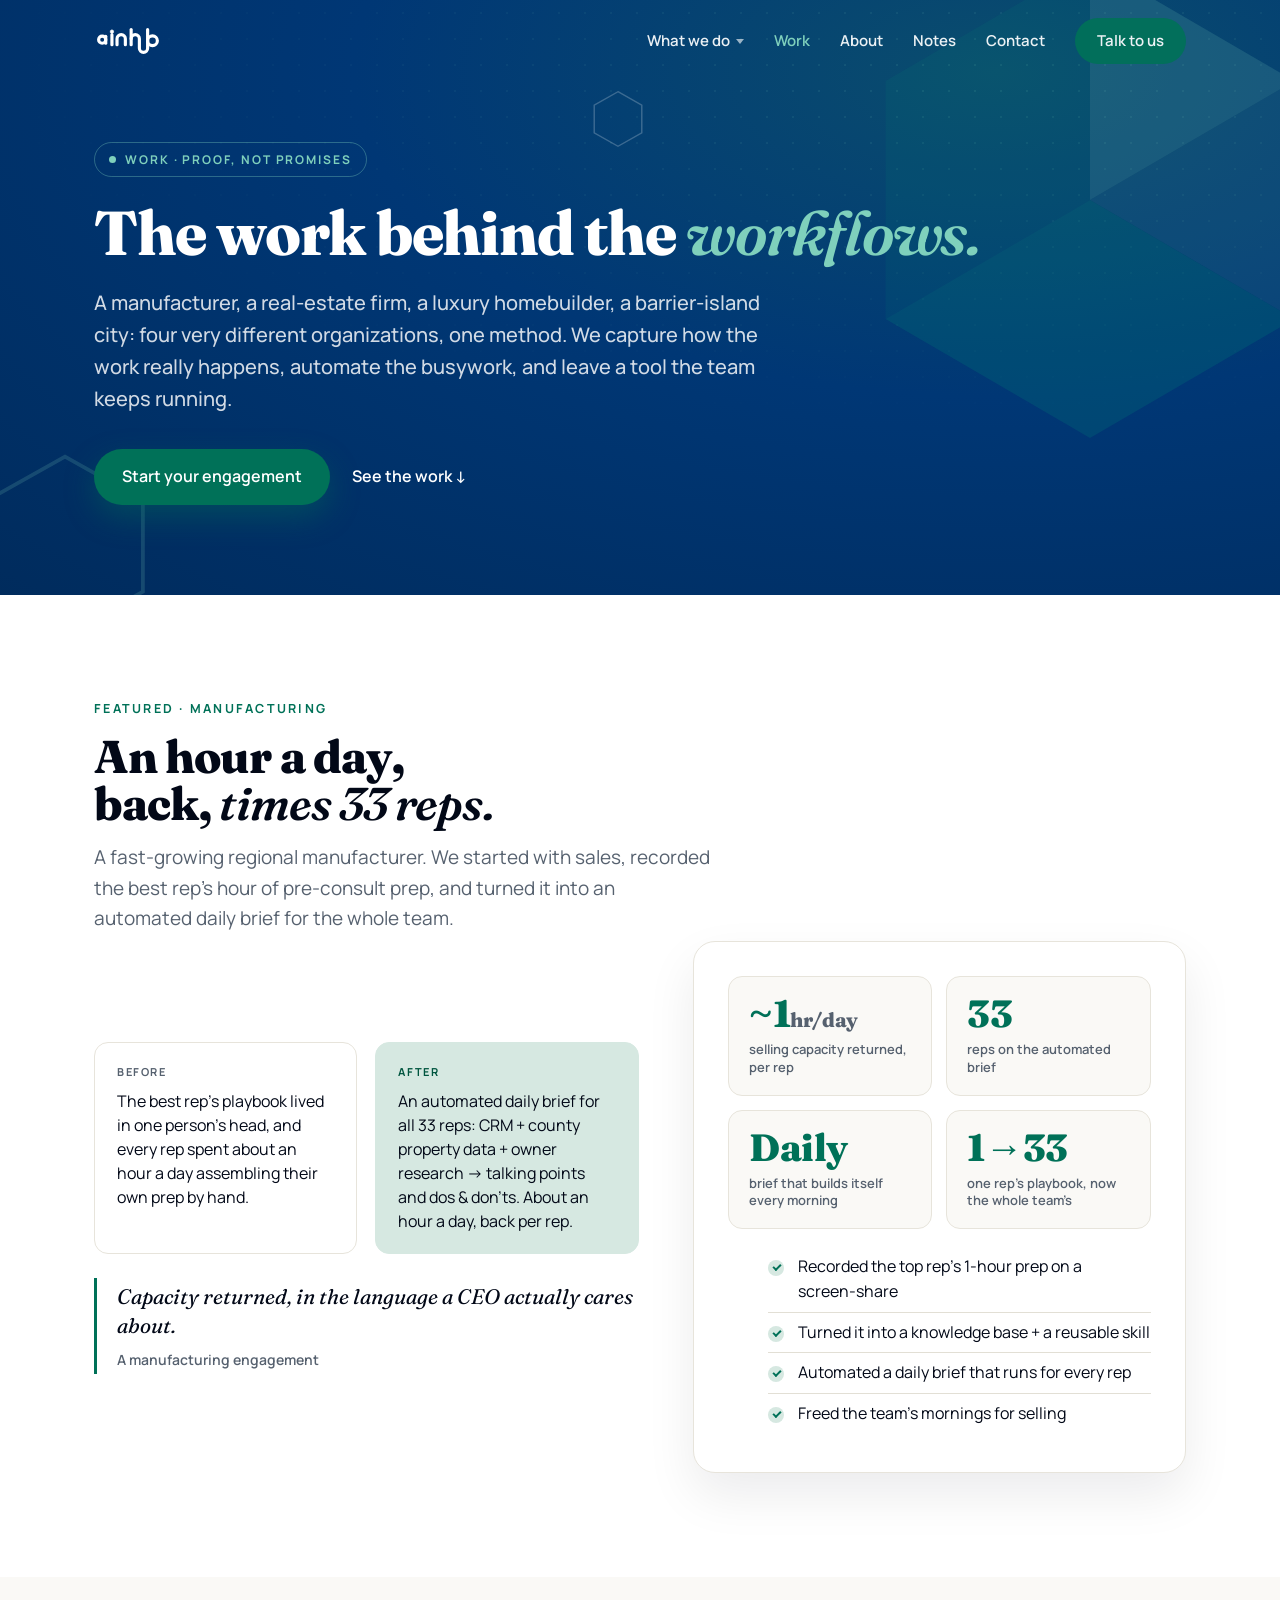
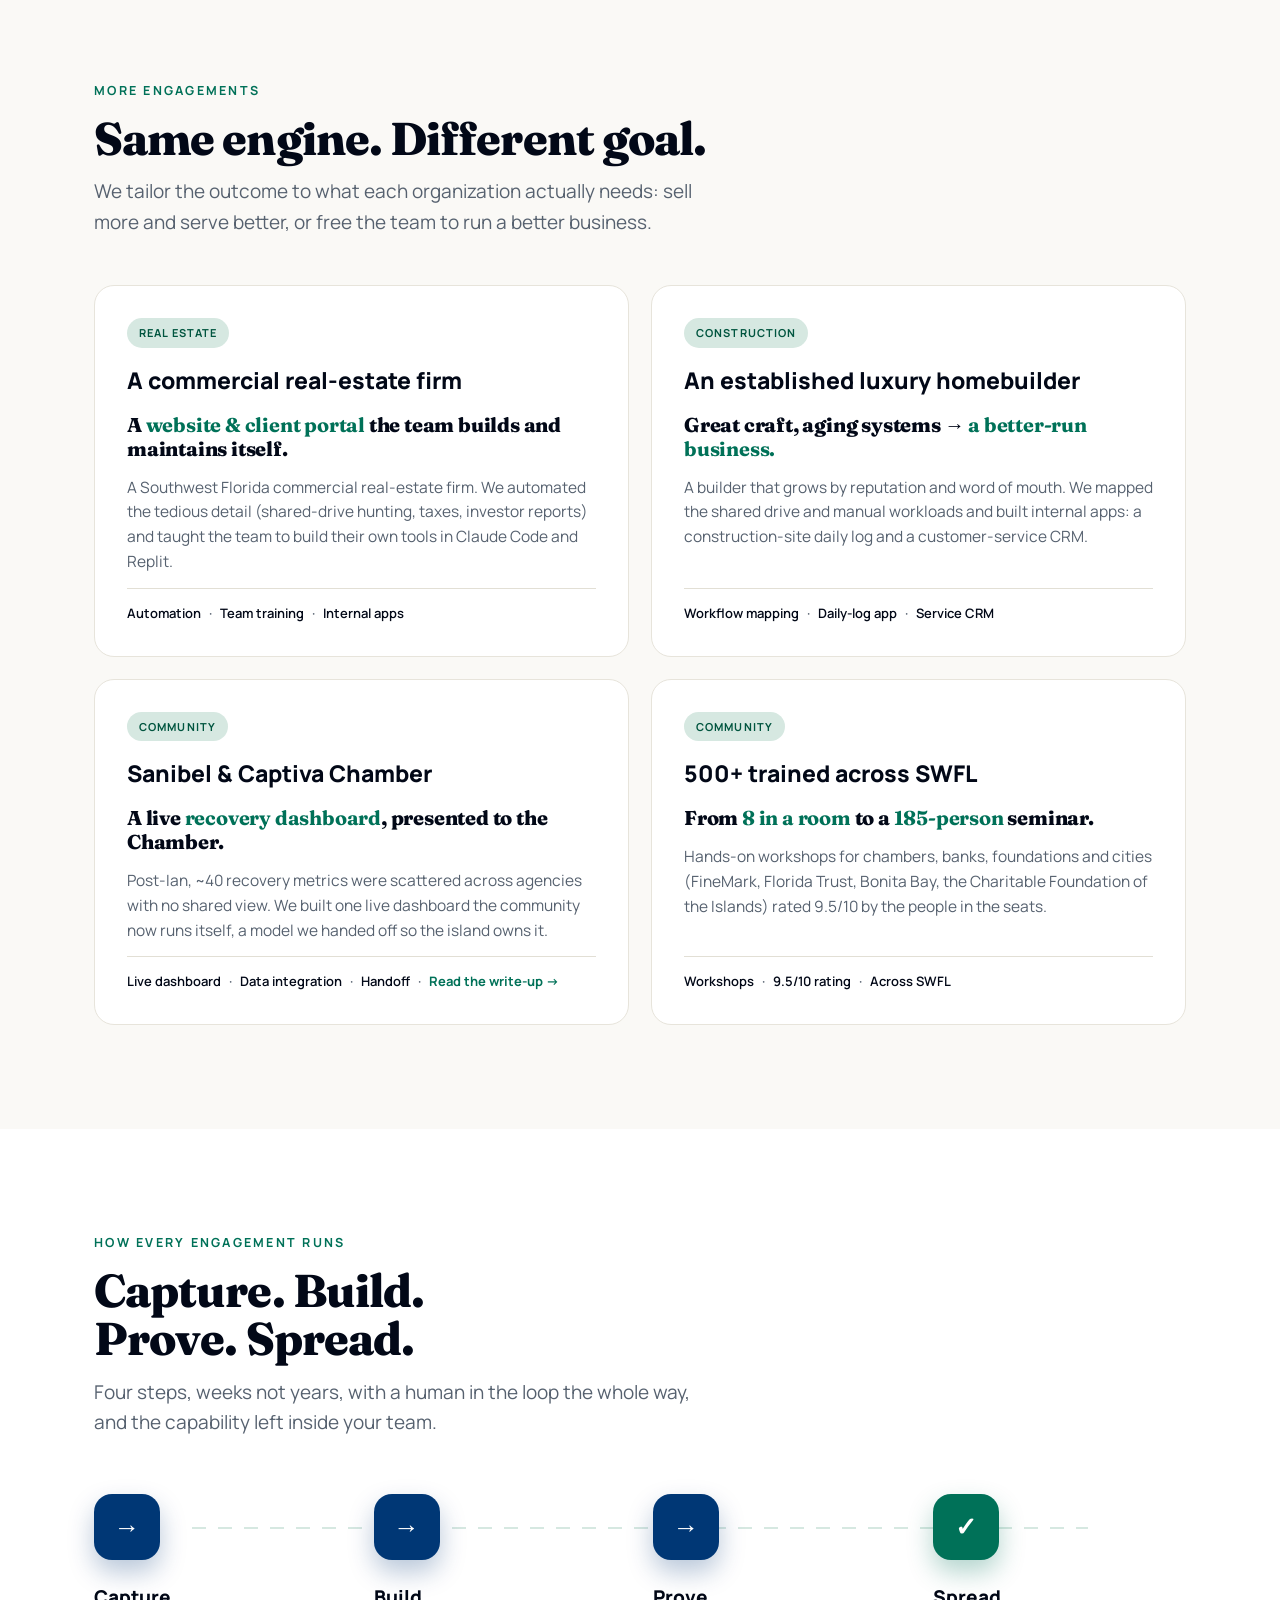
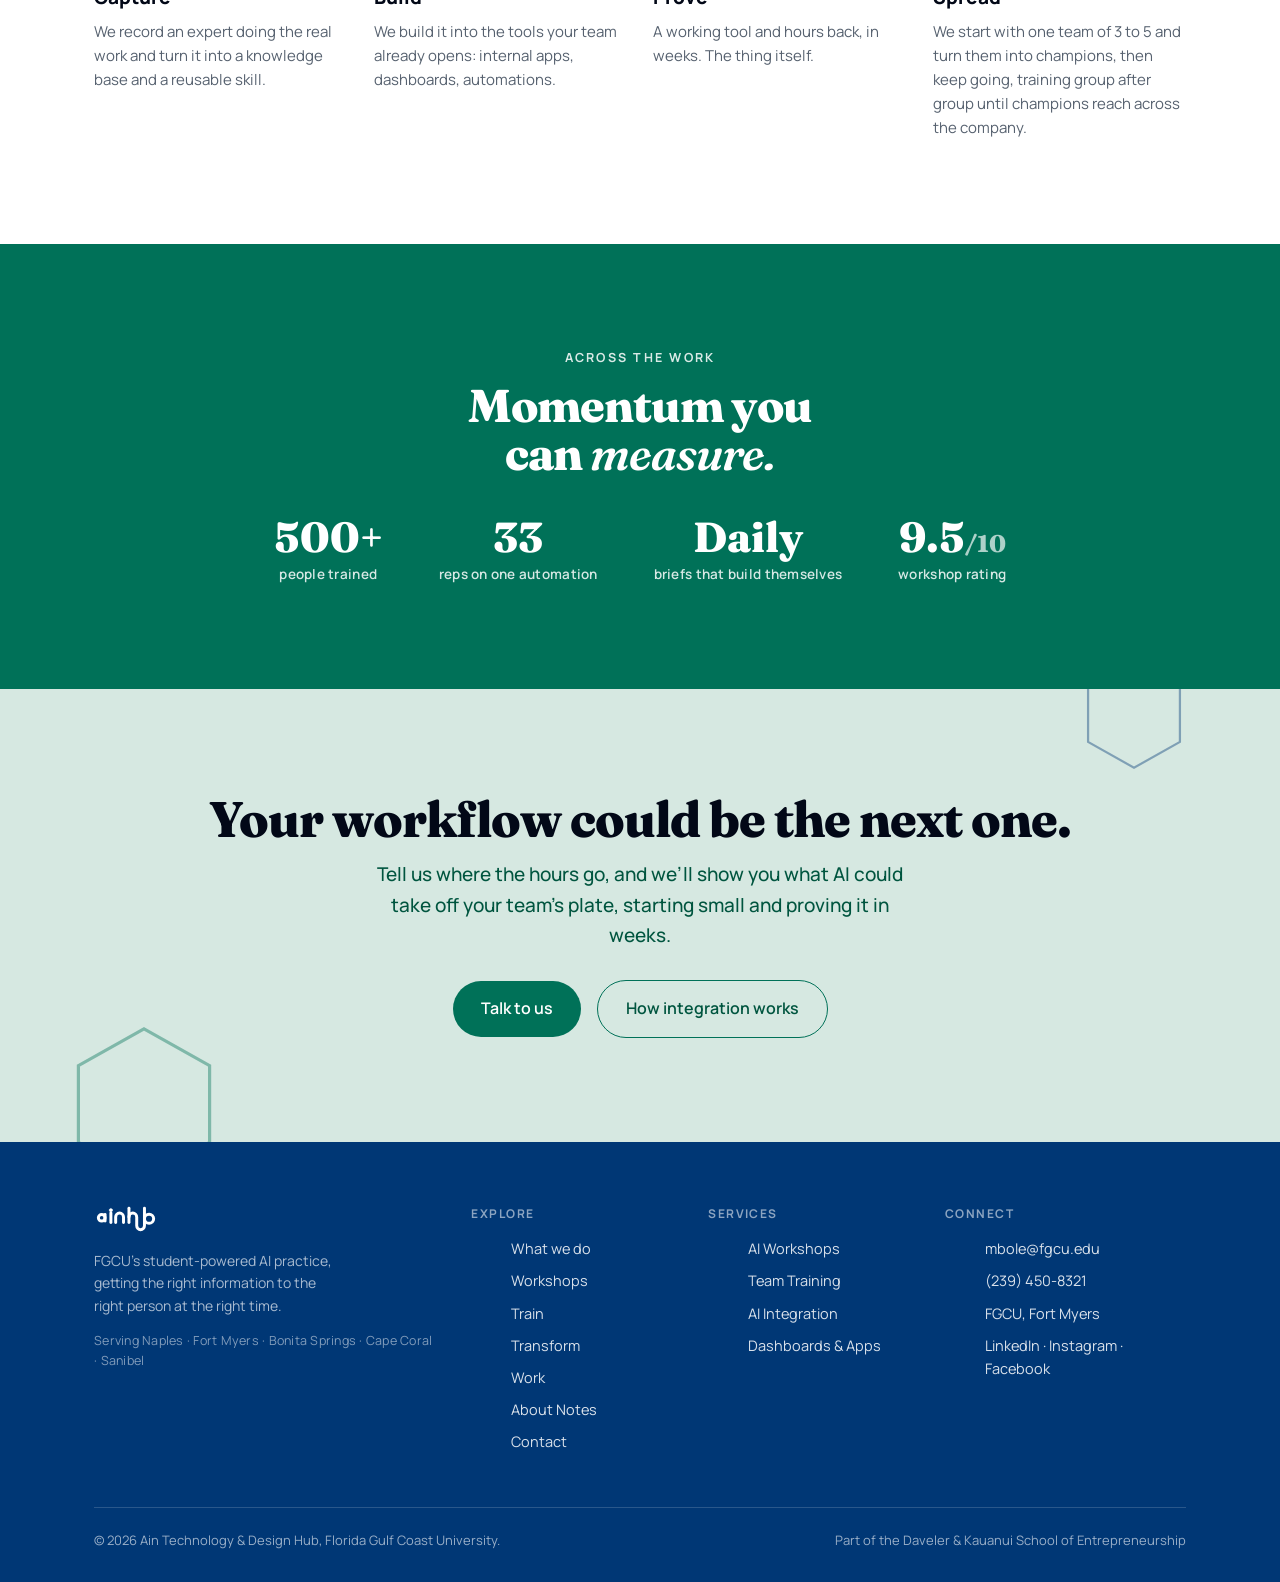
<file: work.html>
<!doctype html><html lang="en"><head><meta charset="utf-8"><meta name="viewport" content="width=device-width,initial-scale=1">
<title>Work — The Ain Hub</title>
<meta name="description" content="AI integration engagements across Southwest Florida: manufacturing, commercial real estate, construction, and community organizations. Same method, measurable results.">
<meta property="og:title" content="Work — The Ain Hub">
<meta property="og:description" content="Proof, not promises. The integration work behind the workflows: capacity returned, hours given back, tools your team keeps.">
<meta property="og:type" content="website">
<meta property="og:image" content="https://ainhub-staging.vercel.app/img/og.png">
<meta name="twitter:card" content="summary_large_image">
<link rel="icon" href="./img/favicon.svg" type="image/svg+xml">
<link rel="preconnect" href="https://fonts.googleapis.com"><link rel="preconnect" href="https://fonts.gstatic.com" crossorigin>
<link href="https://fonts.googleapis.com/css2?family=Fraunces:ital,opsz,wght@0,9..144,500;0,9..144,600;0,9..144,800;1,9..144,500;1,9..144,600&family=Manrope:wght@400;500;600;700;800&display=swap" rel="stylesheet">
<link rel="stylesheet" href="./css/site.css">
</head><body>

<nav><div class="wrap nav-in">
  <a href="./index.html"><img class="brand" src="./img/ainhub-wordmark-color.svg" alt="ainhub"></a>
  <button class="nav-toggle" aria-label="Menu"><span></span><span></span><span></span></button>
  <div class="nav-links">
    <div class="has-sub">
      <a href="./what-we-do.html">What we do<span class="caret" aria-hidden="true"></span></a>
      <div class="sub">
        <a href="./workshops.html">Workshops</a>
        <a href="./train.html">Train</a>
        <a href="./transform.html">Transform</a>
      </div>
    </div>
    <a href="./work.html" class="active">Work</a>
    <a href="./about.html">About</a>
    <a href="./blog/index.html">Notes</a>
    <a href="./contact.html">Contact</a>
    <a class="pill sm" href="./contact.html">Talk to us</a>
  </div>
</div></nav>

<!-- PAGE HERO -->
<header class="page-hero dark">
  <div class="ph-motif">
    <svg class="facet f1" viewBox="0 0 200 200" aria-hidden="true"><path d="M 100,15 L 173,57.5 L 100,100 Z" fill="#7FD0BC"/><path d="M 173,57.5 L 173,142.5 L 100,100 Z" fill="#7FD0BC" fill-opacity="0.5"/><path d="M 100,100 L 173,142.5 L 100,185 L 27,142.5 Z" fill="#00a37a"/><path d="M 27,57.5 L 100,15 L 100,100 L 27,142.5 Z" fill="#00a37a" fill-opacity="0.55"/></svg>
    <svg class="facet f2" viewBox="0 0 100 100" aria-hidden="true"><path d="M50 3 L91 26 L91 74 L50 97 L9 74 L9 26 Z" fill="none" stroke="#7FD0BC" stroke-width="2"/></svg>
    <svg class="facet f3" viewBox="0 0 100 100" aria-hidden="true"><path d="M50 3 L91 26 L91 74 L50 97 L9 74 L9 26 Z" fill="none" stroke="#fff" stroke-width="2.5"/></svg>
  </div>
  <div class="wrap">
    <div class="eyebrow reveal">Work &middot; proof, not promises</div>
    <h1 class="reveal d1" style="max-width:15em">The work behind the <span class="ac">workflows.</span></h1>
    <p class="lead reveal d2" style="max-width:680px">A manufacturer, a real&#8209;estate firm, a luxury homebuilder, a barrier&#8209;island city: four very different organizations, one method. We capture how the work really happens, automate the busywork, and leave a tool the team keeps running.</p>
    <div class="cta reveal d3"><a class="pill" href="./contact.html">Start your engagement</a><a class="ghost lt" href="#cases">See the work &darr;</a></div>
  </div>
</header>

<!-- FEATURED CASE: MANUFACTURING -->
<section id="cases"><div class="wrap">
  <div class="head reveal"><div class="eyebrow">Featured &middot; Manufacturing</div><h2>An hour a day, back, <span style="font-style:italic;font-weight:600">times 33 reps.</span></h2>
    <p>A fast&#8209;growing regional manufacturer. We started with sales, recorded the best rep&rsquo;s hour of pre&#8209;consult prep, and turned it into an automated daily brief for the whole team.</p></div>
  <div class="case-feat">
    <div class="reveal fl">
      <div class="ba">
        <div class="cell"><div class="k">Before</div><div class="v">The best rep&rsquo;s playbook lived in one person&rsquo;s head, and every rep spent about an hour a day assembling their own prep by hand.</div></div>
        <div class="cell aft"><div class="k">After</div><div class="v">An automated daily brief for all 33 reps: CRM + county property data + owner research &rarr; talking points and dos &amp; don&rsquo;ts. About an hour a day, back per rep.</div></div>
      </div>
      <div class="quote">Capacity returned, in the language a CEO actually cares about.<span>A manufacturing engagement</span></div>
    </div>
    <div class="cf-panel reveal d1">
      <div class="case-metrics">
        <div class="case-metric"><div class="m">~1<em>hr/day</em></div><div class="d">selling capacity returned, per rep</div></div>
        <div class="case-metric"><div class="m">33</div><div class="d">reps on the automated brief</div></div>
        <div class="case-metric"><div class="m">Daily</div><div class="d">brief that builds itself every morning</div></div>
        <div class="case-metric"><div class="m">1&rarr;33</div><div class="d">one rep&rsquo;s playbook, now the whole team&rsquo;s</div></div>
      </div>
      <ul class="checks" style="margin-top:18px">
        <li>Recorded the top rep&rsquo;s 1&#8209;hour prep on a screen&#8209;share</li>
        <li>Turned it into a knowledge base + a reusable skill</li>
        <li>Automated a daily brief that runs for every rep</li>
        <li>Freed the team&rsquo;s mornings for selling</li>
      </ul>
    </div>
  </div>
</div></section>

<!-- CASE GRID -->
<section class="sec-warm"><div class="wrap">
  <div class="head reveal"><div class="eyebrow">More engagements</div><h2>Same engine. Different goal.</h2>
    <p>We tailor the outcome to what each organization actually needs: sell more and serve better, or free the team to run a better business.</p></div>
  <div class="case-grid">
    <div class="case-card reveal">
      <span class="cc-tag">Real estate</span>
      <h3>A commercial real&#8209;estate firm</h3>
      <div class="cc-result">A <b>website &amp; client portal</b> the team builds and maintains itself.</div>
      <p>A Southwest Florida commercial real&#8209;estate firm. We automated the tedious detail (shared&#8209;drive hunting, taxes, investor reports) and taught the team to build their own tools in Claude Code and Replit.</p>
      <div class="cc-meta"><span class="sec">Automation</span> · <span class="sec">Team training</span> · <span class="sec">Internal apps</span></div>
    </div>
    <div class="case-card reveal d1">
      <span class="cc-tag">Construction</span>
      <h3>An established luxury homebuilder</h3>
      <div class="cc-result">Great craft, aging systems &rarr; <b>a better&#8209;run business.</b></div>
      <p>A builder that grows by reputation and word of mouth. We mapped the shared drive and manual workloads and built internal apps: a construction&#8209;site daily log and a customer&#8209;service CRM.</p>
      <div class="cc-meta"><span class="sec">Workflow mapping</span> · <span class="sec">Daily&#8209;log app</span> · <span class="sec">Service CRM</span></div>
    </div>
    <div class="case-card reveal">
      <span class="cc-tag">Community</span>
      <h3>Sanibel &amp; Captiva Chamber</h3>
      <div class="cc-result">A live <b>recovery dashboard</b>, presented to the Chamber.</div>
      <p>Post&#8209;Ian, ~40 recovery metrics were scattered across agencies with no shared view. We built one live dashboard the community now runs itself, a model we handed off so the island owns it.</p>
      <div class="cc-meta"><span class="sec">Live dashboard</span> · <span class="sec">Data integration</span> · <span class="sec">Handoff</span> · <a href="./blog/sanibel-recovery-data-dashboard.html" style="color:var(--green);font-weight:700;text-decoration:none">Read the write-up &rarr;</a></div>
    </div>
    <div class="case-card reveal d1">
      <span class="cc-tag">Community</span>
      <h3>500+ trained across SWFL</h3>
      <div class="cc-result">From <b>8 in a room</b> to a <b>185&#8209;person</b> seminar.</div>
      <p>Hands&#8209;on workshops for chambers, banks, foundations and cities (FineMark, Florida Trust, Bonita Bay, the Charitable Foundation of the Islands) rated 9.5/10 by the people in the seats.</p>
      <div class="cc-meta"><span class="sec">Workshops</span> · <span class="sec">9.5/10 rating</span> · <span class="sec">Across SWFL</span></div>
    </div>
  </div>
</div></section>

<!-- METHOD STRIP -->
<section><div class="wrap">
  <div class="head reveal"><div class="eyebrow">How every engagement runs</div><h2>Capture. Build. Prove. Spread.</h2>
    <p>Four steps, weeks not years, with a human in the loop the whole way, and the capability left inside your team.</p></div>
  <div class="method">
    <div class="mstep reveal"><div class="mn">1</div><h3>Capture</h3><p>We record an expert doing the real work and turn it into a knowledge base and a reusable skill.</p></div>
    <div class="mstep reveal d1"><div class="mn">2</div><h3>Build</h3><p>We build it into the tools your team already opens: internal apps, dashboards, automations.</p></div>
    <div class="mstep reveal d2"><div class="mn">3</div><h3>Prove</h3><p>A working tool and hours back, in weeks. The thing itself.</p></div>
    <div class="mstep reveal d3"><div class="mn">4</div><h3>Spread</h3><p>We start with one team of 3 to 5 and turn them into champions, then keep going, training group after group until champions reach across the company.</p></div>
  </div>
</div></section>

<!-- NUMBERS -->
<section class="numbers"><div class="wrap">
  <div class="head center reveal"><div class="eyebrow">Across the work</div><h2>Momentum you can <span style="font-style:italic;font-weight:600">measure.</span></h2></div>
  <div class="stats reveal">
    <div class="stat"><div class="n" data-count="500" data-suffix="+">500+</div><div class="l">people trained</div></div>
    <div class="stat"><div class="n" data-count="33">33</div><div class="l">reps on one automation</div></div>
    <div class="stat"><div class="n">Daily</div><div class="l">briefs that build themselves</div></div>
    <div class="stat"><div class="n">9.5<em>/10</em></div><div class="l">workshop rating</div></div>
  </div>
</div></section>

<!-- CTA -->
<section class="cta-band">
  <svg class="hex-accent ha-a" viewBox="0 0 100 100" aria-hidden="true"><path d="M50 3 L91 26 L91 74 L50 97 L9 74 L9 26 Z" fill="none" stroke="#007158" stroke-width="2"/></svg>
  <svg class="hex-accent ha-b" viewBox="0 0 100 100" aria-hidden="true"><path d="M50 3 L91 26 L91 74 L50 97 L9 74 L9 26 Z" fill="none" stroke="#003775" stroke-width="2"/></svg>
  <div class="wrap reveal">
    <h2>Your workflow could be the next one.</h2>
    <p>Tell us where the hours go, and we&rsquo;ll show you what AI could take off your team&rsquo;s plate, starting small and proving it in weeks.</p>
    <div class="row"><a class="pill" href="./contact.html">Talk to us</a><a class="pill line" href="./transform.html">How integration works</a></div>
  </div>
</section>

<!-- FOOTER -->
<footer><div class="wrap">
  <div class="foot-grid">
    <div>
      <img class="fl" src="./img/ainhub-wordmark-white.svg" alt="ainhub">
      <p class="ft">FGCU&rsquo;s student&#8209;powered AI practice, getting the right information to the right person at the right time.</p>
      <p class="serving">Serving Naples &middot; Fort Myers &middot; Bonita Springs &middot; Cape Coral &middot; Sanibel</p>
    </div>
    <div><h4>Explore</h4><ul>
      <li><a href="./what-we-do.html">What we do</a></li>
      <li><a href="./workshops.html">Workshops</a></li>
      <li><a href="./train.html">Train</a></li>
      <li><a href="./transform.html">Transform</a></li>
      <li><a href="./work.html">Work</a></li>
      <li><a href="./about.html">About</a>
    <a href="./blog/index.html">Notes</a></li>
      <li><a href="./contact.html">Contact</a></li>
    </ul></div>
    <div><h4>Services</h4><ul>
      <li><a href="./workshops.html">AI Workshops</a></li>
      <li><a href="./train.html">Team Training</a></li>
      <li><a href="./transform.html">AI Integration</a></li>
      <li><a href="./transform.html">Dashboards &amp; Apps</a></li>
    </ul></div>
    <div><h4>Connect</h4><ul>
      <li><a href="mailto:mbole@fgcu.edu">mbole@fgcu.edu</a></li>
      <li><a href="tel:+12394508321">(239) 450&#8209;8321</a></li>
      <li>FGCU, Fort Myers</li>
      <li>LinkedIn &middot; Instagram &middot; Facebook</li>
    </ul></div>
  </div>
  <div class="foot-bot"><span>&copy; 2026 Ain Technology &amp; Design Hub, Florida Gulf Coast University.</span><span>Part of the Daveler &amp; Kauanui School of Entrepreneurship</span></div>
</div></footer>

<script src="./js/site.js"></script>
</body></html>
</file>
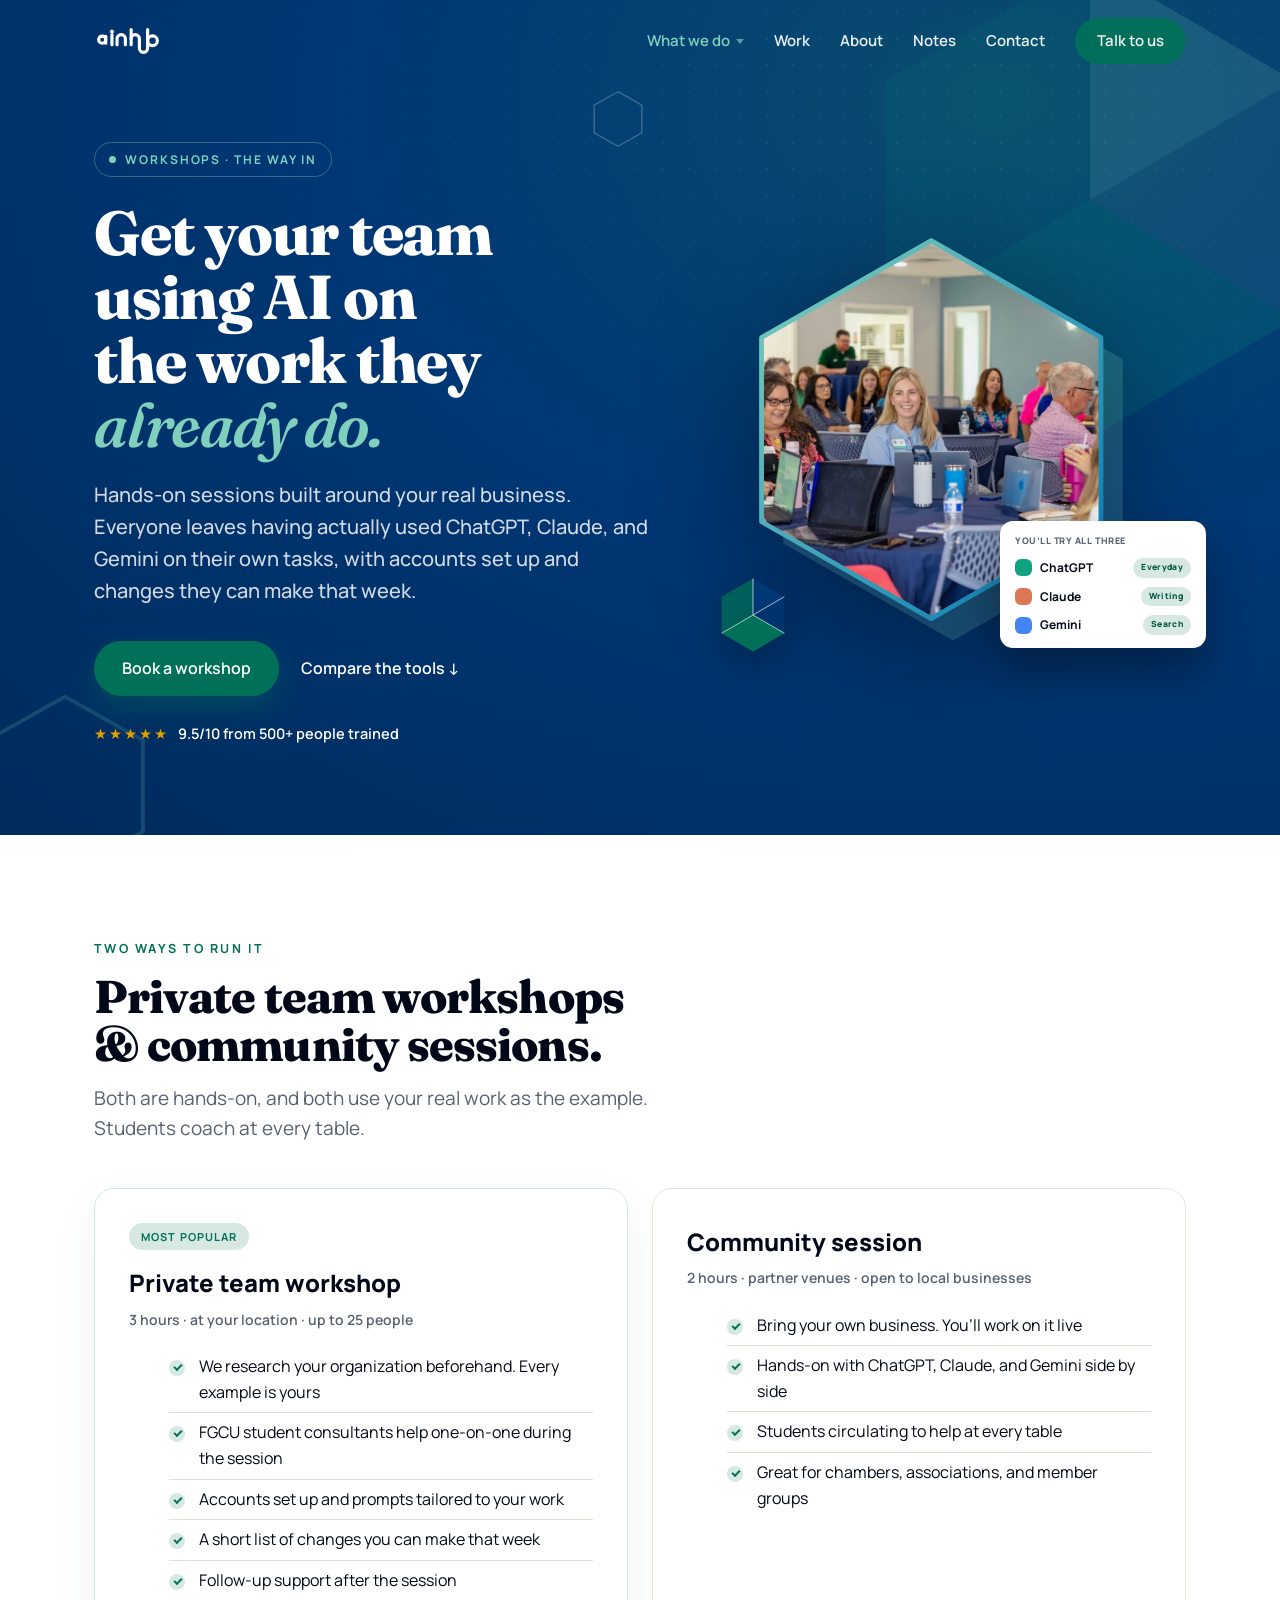
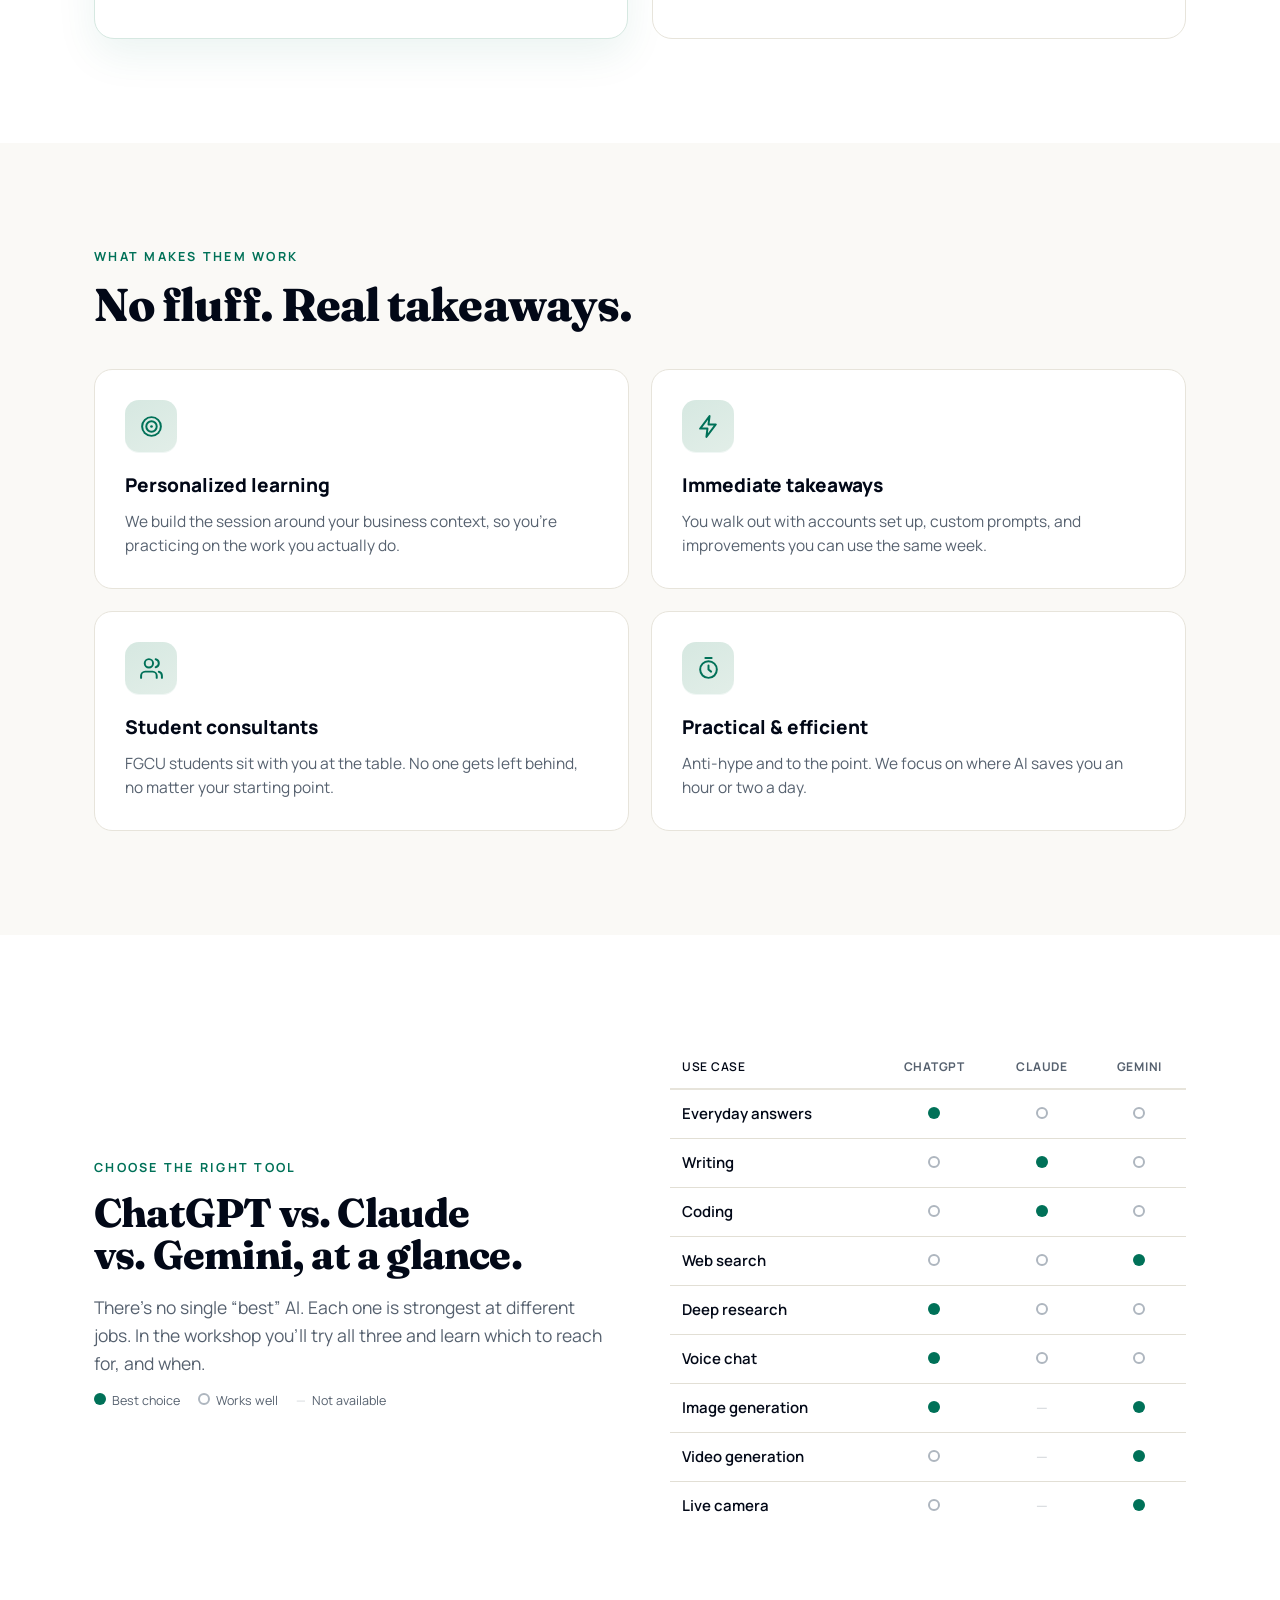
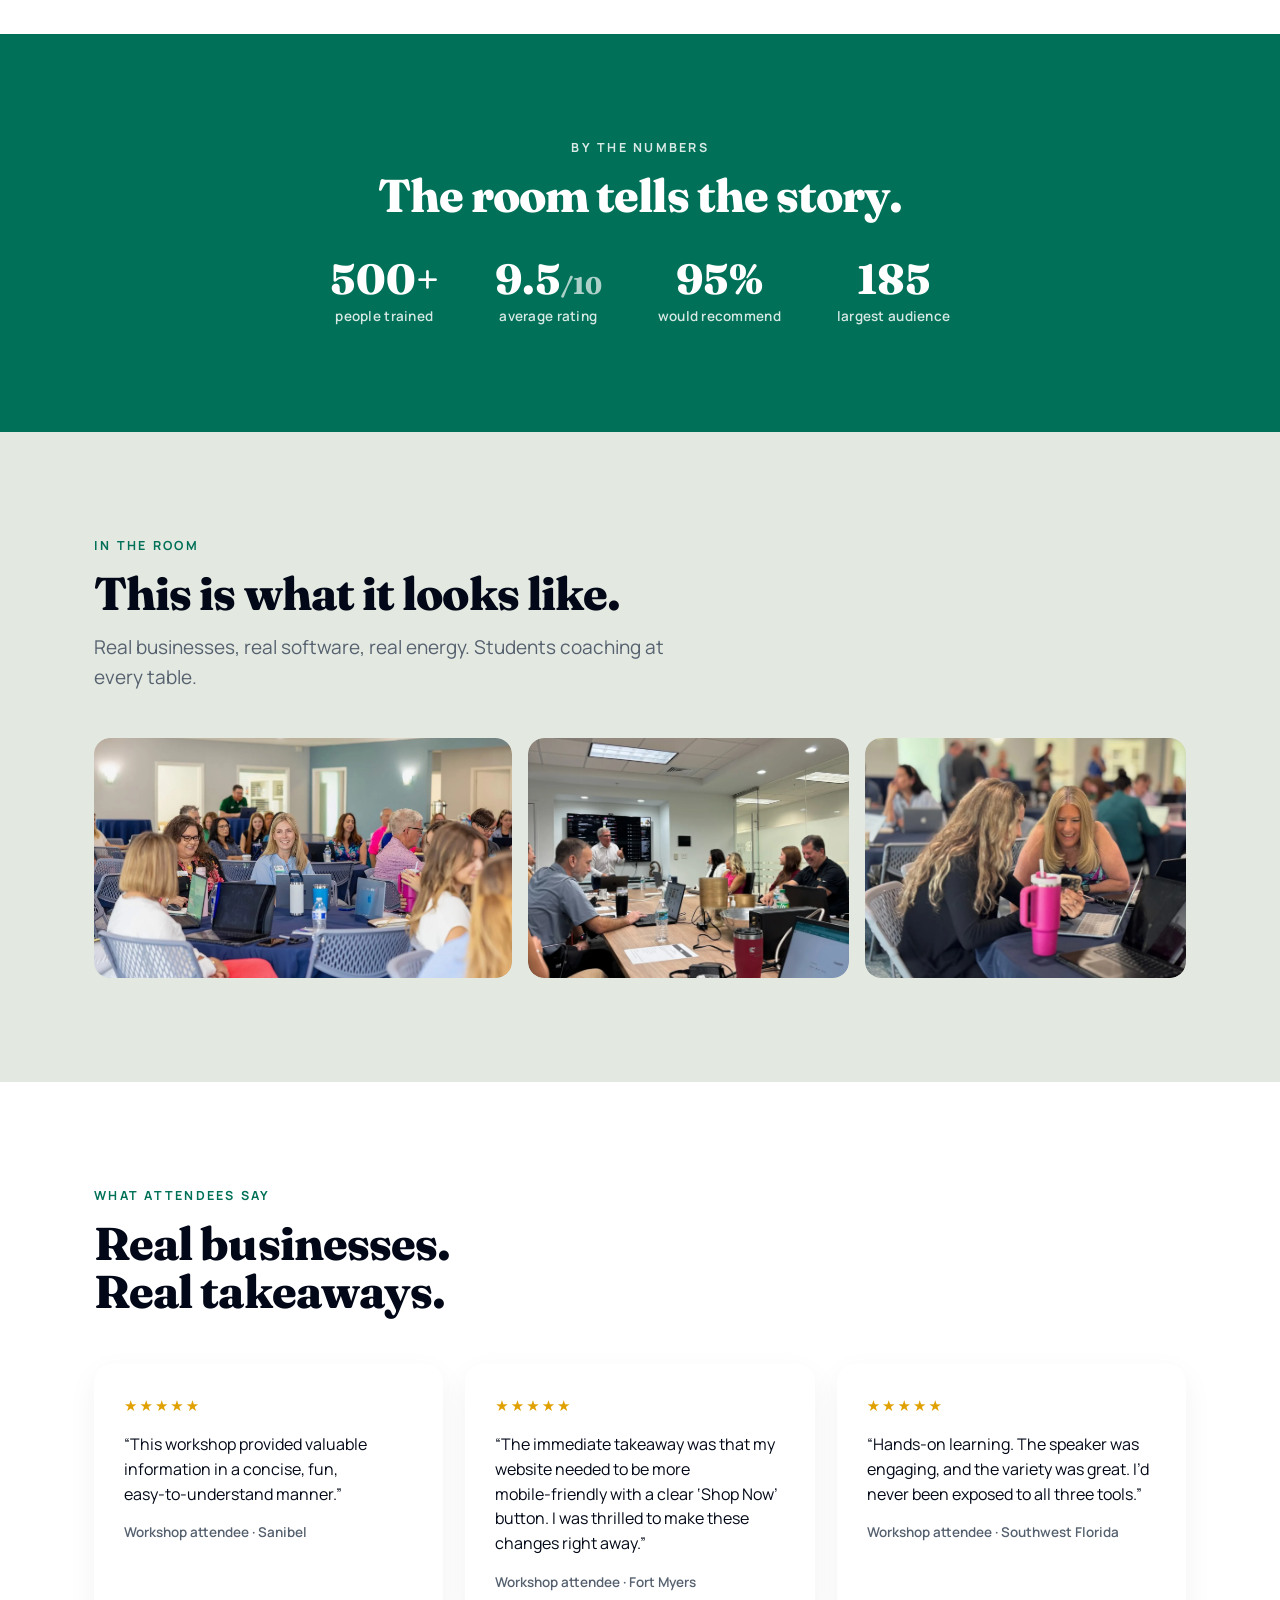
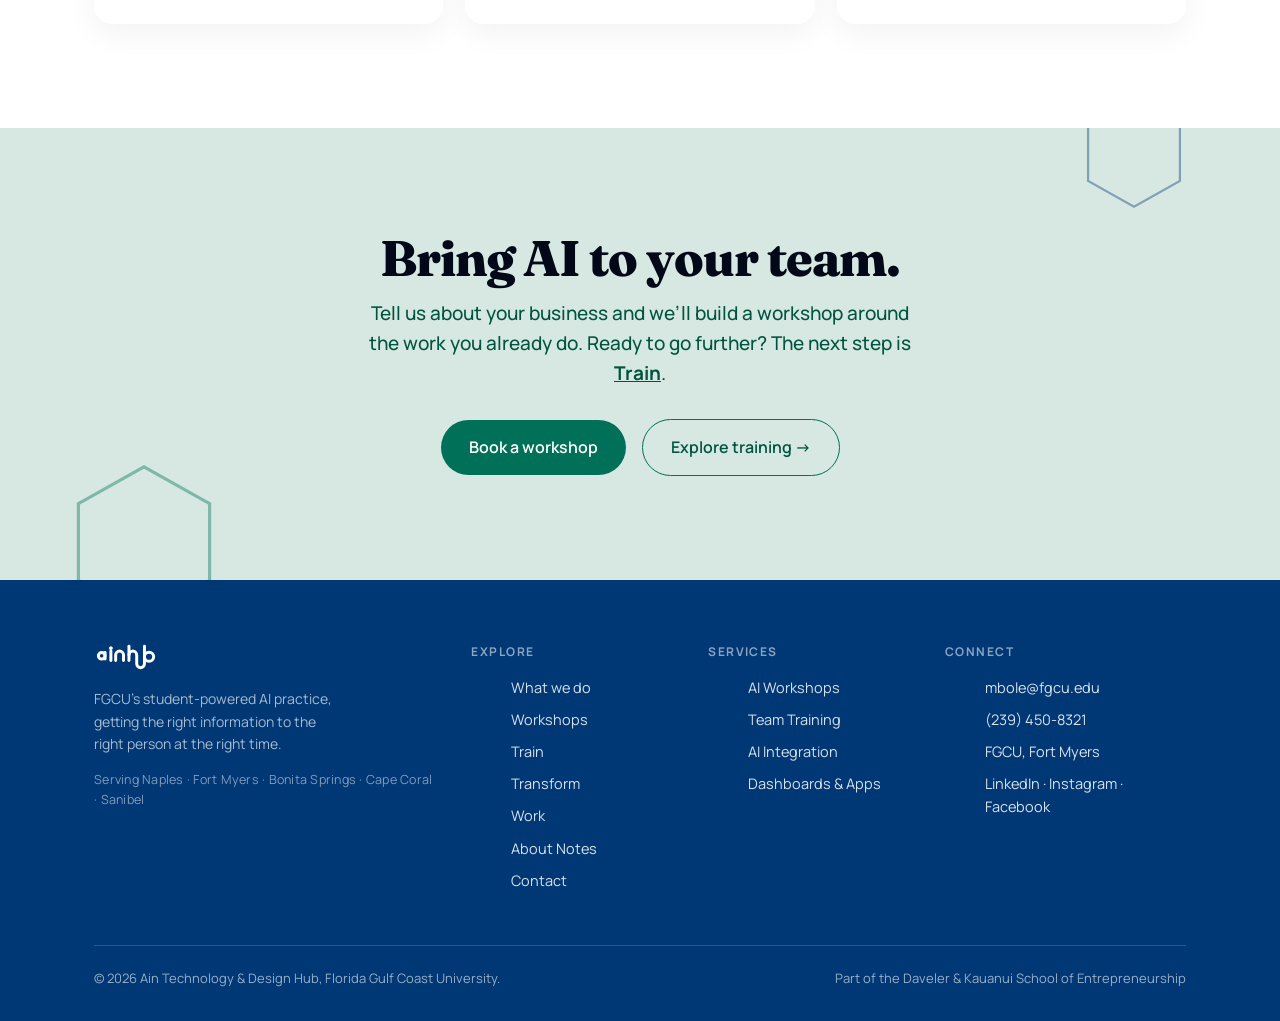
<file: workshops.html>
<!doctype html><html lang="en"><head><meta charset="utf-8"><meta name="viewport" content="width=device-width,initial-scale=1">
<title>Workshops — The Ain Hub</title>
<meta name="description" content="Hands-on AI workshops where your team actually uses ChatGPT, Claude & Gemini on the work they already do. Private sessions at your location or community sessions across Southwest Florida.">
<meta property="og:title" content="Workshops — The Ain Hub">
<meta property="og:description" content="Hands-on AI workshops built around your real work. ChatGPT, Claude & Gemini. So your team picks the right tool for the job.">
<meta property="og:type" content="website">
<meta property="og:image" content="https://ainhub-staging.vercel.app/img/og.png">
<meta name="twitter:card" content="summary_large_image">
<link rel="icon" href="./img/favicon.svg" type="image/svg+xml">
<link rel="preconnect" href="https://fonts.googleapis.com"><link rel="preconnect" href="https://fonts.gstatic.com" crossorigin>
<link href="https://fonts.googleapis.com/css2?family=Fraunces:opsz,wght@9..144,500;9..144,600;9..144,800&family=Manrope:wght@400;500;600;700;800&display=swap" rel="stylesheet">
<link rel="stylesheet" href="./css/site.css">
</head><body>

<nav><div class="wrap nav-in">
  <a href="./index.html"><img class="brand" src="./img/ainhub-wordmark-color.svg" alt="ainhub"></a>
  <button class="nav-toggle" aria-label="Menu"><span></span><span></span><span></span></button>
  <div class="nav-links">
    <div class="has-sub">
      <a href="./what-we-do.html" class="active">What we do<span class="caret" aria-hidden="true"></span></a>
      <div class="sub">
        <a href="./workshops.html" class="active">Workshops</a>
        <a href="./train.html">Train</a>
        <a href="./transform.html">Transform</a>
      </div>
    </div>
    <a href="./work.html">Work</a>
    <a href="./about.html">About</a>
    <a href="./blog/index.html">Notes</a>
    <a href="./contact.html">Contact</a>
    <a class="pill sm" href="./contact.html">Talk to us</a>
  </div>
</div></nav>

<!-- PAGE HERO -->
<header class="page-hero dark">
  <div class="ph-motif">
    <svg class="facet f1" viewBox="0 0 200 200" aria-hidden="true"><path d="M 100,15 L 173,57.5 L 100,100 Z" fill="#7FD0BC"/><path d="M 173,57.5 L 173,142.5 L 100,100 Z" fill="#7FD0BC" fill-opacity="0.5"/><path d="M 100,100 L 173,142.5 L 100,185 L 27,142.5 Z" fill="#00a37a"/><path d="M 27,57.5 L 100,15 L 100,100 L 27,142.5 Z" fill="#00a37a" fill-opacity="0.55"/></svg>
    <svg class="facet f2" viewBox="0 0 100 100" aria-hidden="true"><path d="M50 3 L91 26 L91 74 L50 97 L9 74 L9 26 Z" fill="none" stroke="#7FD0BC" stroke-width="2"/></svg>
    <svg class="facet f3" viewBox="0 0 100 100" aria-hidden="true"><path d="M50 3 L91 26 L91 74 L50 97 L9 74 L9 26 Z" fill="none" stroke="#fff" stroke-width="2.5"/></svg>
  </div>
  <div class="wrap"><div class="ph-grid">
    <div>
      <div class="eyebrow reveal">Workshops &middot; the way in</div>
      <h1 class="reveal d1">Get your team using AI on the work they <span class="ac">already do.</span></h1>
      <p class="lead reveal d2">Hands&#8209;on sessions built around your real business. Everyone leaves having actually used ChatGPT, Claude, and Gemini on their own tasks, with accounts set up and changes they can make that week.</p>
      <div class="cta reveal d3"><a class="pill" href="./contact.html">Book a workshop</a><a class="ghost lt" href="#tools">Compare the tools &darr;</a></div>
      <div class="rate reveal d4"><span class="stars">&#9733;&#9733;&#9733;&#9733;&#9733;</span> 9.5/10 from 500+ people trained</div>
    </div>
    <div class="ph-art reveal d2">
      <svg class="photo" viewBox="0 0 330 360" role="img" aria-label="A full-room Ain Hub AI workshop">
        <defs>
          <clipPath id="ahx"><path d="M152 12 L292 92 L292 244 L152 324 L12 244 L12 92 Z"/></clipPath>
          <linearGradient id="ahedge" x1="0" y1="0" x2="1" y2="1"><stop offset="0" stop-color="#7FD0BC"/><stop offset="1" stop-color="#0077B6"/></linearGradient>
        </defs>
        <path d="M170 30 L310 110 L310 262 L170 342 L30 262 L30 110 Z" fill="rgba(127,208,188,.18)"/>
        <g clip-path="url(#ahx)"><image href="./img/workshop-full-room.webp" x="12" y="12" width="280" height="312" preserveAspectRatio="xMidYMid slice"/></g>
        <path d="M152 12 L292 92 L292 244 L152 324 L12 244 L12 92 Z" fill="none" stroke="url(#ahedge)" stroke-width="4" stroke-linejoin="round"/>
      </svg>
      <svg class="badge" viewBox="0 0 200 200" aria-hidden="true"><path d="M 100,15 L 173,57.5 L 100,100 Z" fill="#003775"/><path d="M 173,57.5 L 173,142.5 L 100,100 Z" fill="#003775" fill-opacity="0.75"/><path d="M 100,100 L 173,142.5 L 100,185 L 27,142.5 Z" fill="#007158"/><path d="M 27,57.5 L 100,15 L 100,100 L 27,142.5 Z" fill="#007158" fill-opacity="0.75"/><g stroke="#fff" stroke-width="1.5" stroke-linejoin="round" fill="none"><path d="M100 100 L100 15 M100 100 L173 57.5 M100 100 L173 142.5 M100 100 L27 142.5"/></g></svg>
      <div class="hero-tools">
        <div class="ht-k">You&rsquo;ll try all three</div>
        <div class="ht-row"><span class="ht-name"><span class="ht-dot" style="background:#10A37F"></span>ChatGPT</span><span class="ht-tag">Everyday</span></div>
        <div class="ht-row"><span class="ht-name"><span class="ht-dot" style="background:#D97757"></span>Claude</span><span class="ht-tag">Writing</span></div>
        <div class="ht-row"><span class="ht-name"><span class="ht-dot" style="background:#4285F4"></span>Gemini</span><span class="ht-tag">Search</span></div>
      </div>
    </div>
  </div></div>
</header>

<!-- FORMATS -->
<section><div class="wrap">
  <div class="head reveal"><div class="eyebrow">Two ways to run it</div><h2>Private team workshops &amp; community sessions.</h2>
    <p>Both are hands&#8209;on, and both use your real work as the example. Students coach at every table.</p></div>
  <div class="fmt">
    <div class="box feature reveal">
      <span class="tag">Most popular</span>
      <h3>Private team workshop</h3>
      <div class="meta">3 hours &middot; at your location &middot; up to 25 people</div>
      <ul class="checks">
        <li>We research your organization beforehand. Every example is yours</li>
        <li>FGCU student consultants help one&#8209;on&#8209;one during the session</li>
        <li>Accounts set up and prompts tailored to your work</li>
        <li>A short list of changes you can make that week</li>
        <li>Follow&#8209;up support after the session</li>
      </ul>
    </div>
    <div class="box reveal d1">
      <h3>Community session</h3>
      <div class="meta">2 hours &middot; partner venues &middot; open to local businesses</div>
      <ul class="checks">
        <li>Bring your own business. You&rsquo;ll work on it live</li>
        <li>Hands&#8209;on with ChatGPT, Claude, and Gemini side by side</li>
        <li>Students circulating to help at every table</li>
        <li>Great for chambers, associations, and member groups</li>
      </ul>
    </div>
  </div>
</div></section>

<!-- WHAT MAKES THEM WORK -->
<section class="sec-warm"><div class="wrap">
  <div class="head reveal"><div class="eyebrow">What makes them work</div><h2>No fluff. Real takeaways.</h2></div>
  <div class="grid2">
    <div class="card reveal"><div class="ico"><svg viewBox="0 0 24 24"><circle cx="12" cy="12" r="9"/><circle cx="12" cy="12" r="5"/><circle cx="12" cy="12" r="1.3" fill="currentColor" stroke="none"/></svg></div><h3>Personalized learning</h3><p>We build the session around your business context, so you&rsquo;re practicing on the work you actually do.</p></div>
    <div class="card reveal d1"><div class="ico"><svg viewBox="0 0 24 24"><path d="M13 2 4 14h7l-1 8 9-12h-7z"/></svg></div><h3>Immediate takeaways</h3><p>You walk out with accounts set up, custom prompts, and improvements you can use the same week.</p></div>
    <div class="card reveal d2"><div class="ico"><svg viewBox="0 0 24 24"><path d="M17 21v-2a4 4 0 0 0-4-4H6a4 4 0 0 0-4 4v2"/><circle cx="9.5" cy="7" r="4"/><path d="M22 21v-2a4 4 0 0 0-3-3.87M16 3.13a4 4 0 0 1 0 7.75"/></svg></div><h3>Student consultants</h3><p>FGCU students sit with you at the table. No one gets left behind, no matter your starting point.</p></div>
    <div class="card reveal d3"><div class="ico"><svg viewBox="0 0 24 24"><circle cx="12" cy="13" r="8"/><path d="M12 9v4l2.5 2M9 2h6"/></svg></div><h3>Practical &amp; efficient</h3><p>Anti&#8209;hype and to the point. We focus on where AI saves you an hour or two a day.</p></div>
  </div>
</div></section>

<!-- TOOL TABLE -->
<section id="tools"><div class="wrap"><div class="split">
  <div class="reveal">
    <div class="eyebrow">Choose the right tool</div>
    <h2>ChatGPT vs. Claude vs. Gemini, at a glance.</h2>
    <p>There&rsquo;s no single &ldquo;best&rdquo; AI. Each one is strongest at different jobs. In the workshop you&rsquo;ll try all three and learn which to reach for, and when.</p>
    <div class="legend"><span><span class="dotf"></span> &nbsp;Best choice</span><span><span class="doto"></span> &nbsp;Works well</span><span><span class="na">&mdash;</span> &nbsp;Not available</span></div>
  </div>
  <div class="reveal d1">
    <table class="tbl">
      <thead><tr><th>Use case</th><th>ChatGPT</th><th>Claude</th><th>Gemini</th></tr></thead>
      <tbody>
        <tr><td>Everyday answers</td><td><span class="dotf"></span></td><td><span class="doto"></span></td><td><span class="doto"></span></td></tr>
        <tr><td>Writing</td><td><span class="doto"></span></td><td><span class="dotf"></span></td><td><span class="doto"></span></td></tr>
        <tr><td>Coding</td><td><span class="doto"></span></td><td><span class="dotf"></span></td><td><span class="doto"></span></td></tr>
        <tr><td>Web search</td><td><span class="doto"></span></td><td><span class="doto"></span></td><td><span class="dotf"></span></td></tr>
        <tr><td>Deep research</td><td><span class="dotf"></span></td><td><span class="doto"></span></td><td><span class="doto"></span></td></tr>
        <tr><td>Voice chat</td><td><span class="dotf"></span></td><td><span class="doto"></span></td><td><span class="doto"></span></td></tr>
        <tr><td>Image generation</td><td><span class="dotf"></span></td><td class="na">&mdash;</td><td><span class="dotf"></span></td></tr>
        <tr><td>Video generation</td><td><span class="doto"></span></td><td class="na">&mdash;</td><td><span class="dotf"></span></td></tr>
        <tr><td>Live camera</td><td><span class="doto"></span></td><td class="na">&mdash;</td><td><span class="dotf"></span></td></tr>
      </tbody>
    </table>
  </div>
</div></div></section>

<!-- PROOF: by the numbers (green band) -->
<section class="numbers"><div class="wrap">
  <div class="head center reveal"><div class="eyebrow">By the numbers</div><h2>The room tells the story.</h2></div>
  <div class="stats reveal">
    <div class="stat"><div class="n" data-count="500" data-suffix="+">500+</div><div class="l">people trained</div></div>
    <div class="stat"><div class="n">9.5<em>/10</em></div><div class="l">average rating</div></div>
    <div class="stat"><div class="n" data-count="95" data-suffix="%">95%</div><div class="l">would recommend</div></div>
    <div class="stat"><div class="n" data-count="185">185</div><div class="l">largest audience</div></div>
  </div>
</div></section>

<!-- IN THE ROOM (photos) -->
<section class="sec-paper"><div class="wrap">
  <div class="head reveal"><div class="eyebrow">In the room</div><h2>This is what it looks like.</h2>
    <p>Real businesses, real software, real energy. Students coaching at every table.</p></div>
  <div class="room">
    <div class="ph reveal"><img src="./img/workshop-full-room.webp" alt="A full-room Ain Hub AI workshop"></div>
    <div class="ph reveal d1"><img src="./img/bonita-bay-workshop.webp" alt="Ain Hub workshop at Bonita Bay"></div>
    <div class="ph reveal d2"><img src="./img/workshop-1on1-help.webp" alt="A student helping an attendee one on one"></div>
  </div>
</div></section>

<!-- TESTIMONIALS -->
<section><div class="wrap">
  <div class="head reveal"><div class="eyebrow">What attendees say</div><h2>Real businesses. Real takeaways.</h2></div>
  <div class="tgrid">
    <div class="tcard reveal"><div class="stars">&#9733;&#9733;&#9733;&#9733;&#9733;</div><p>&ldquo;This workshop provided valuable information in a concise, fun, easy&#8209;to&#8209;understand manner.&rdquo;</p><div class="who">Workshop attendee &middot; Sanibel</div></div>
    <div class="tcard reveal d1"><div class="stars">&#9733;&#9733;&#9733;&#9733;&#9733;</div><p>&ldquo;The immediate takeaway was that my website needed to be more mobile&#8209;friendly with a clear &lsquo;Shop Now&rsquo; button. I was thrilled to make these changes right away.&rdquo;</p><div class="who">Workshop attendee &middot; Fort Myers</div></div>
    <div class="tcard reveal d2"><div class="stars">&#9733;&#9733;&#9733;&#9733;&#9733;</div><p>&ldquo;Hands&#8209;on learning. The speaker was engaging, and the variety was great. I&rsquo;d never been exposed to all three tools.&rdquo;</p><div class="who">Workshop attendee &middot; Southwest Florida</div></div>
  </div>
</div></section>

<!-- CTA -->
<section class="cta-band">
  <svg class="hex-accent ha-a" viewBox="0 0 100 100" aria-hidden="true"><path d="M50 3 L91 26 L91 74 L50 97 L9 74 L9 26 Z" fill="none" stroke="#007158" stroke-width="2"/></svg>
  <svg class="hex-accent ha-b" viewBox="0 0 100 100" aria-hidden="true"><path d="M50 3 L91 26 L91 74 L50 97 L9 74 L9 26 Z" fill="none" stroke="#003775" stroke-width="2"/></svg>
  <div class="wrap reveal">
  <h2>Bring AI to your team.</h2>
  <p>Tell us about your business and we&rsquo;ll build a workshop around the work you already do. Ready to go further? The next step is <a href="./train.html" style="color:var(--green-d);font-weight:700;text-decoration:underline">Train</a>.</p>
  <div class="row"><a class="pill" href="./contact.html">Book a workshop</a><a class="pill line" href="./train.html">Explore training &rarr;</a></div>
</div></section>

<!-- FOOTER -->
<footer><div class="wrap">
  <div class="foot-grid">
    <div>
      <img class="fl" src="./img/ainhub-wordmark-white.svg" alt="ainhub">
      <p class="ft">FGCU&rsquo;s student&#8209;powered AI practice, getting the right information to the right person at the right time.</p>
      <p class="serving">Serving Naples &middot; Fort Myers &middot; Bonita Springs &middot; Cape Coral &middot; Sanibel</p>
    </div>
    <div><h4>Explore</h4><ul>
      <li><a href="./what-we-do.html">What we do</a></li>
      <li><a href="./workshops.html">Workshops</a></li>
      <li><a href="./train.html">Train</a></li>
      <li><a href="./transform.html">Transform</a></li>
      <li><a href="./work.html">Work</a></li>
      <li><a href="./about.html">About</a>
    <a href="./blog/index.html">Notes</a></li>
      <li><a href="./contact.html">Contact</a></li>
    </ul></div>
    <div><h4>Services</h4><ul>
      <li><a href="./workshops.html">AI Workshops</a></li>
      <li><a href="./train.html">Team Training</a></li>
      <li><a href="./transform.html">AI Integration</a></li>
      <li><a href="./transform.html">Dashboards &amp; Apps</a></li>
    </ul></div>
    <div><h4>Connect</h4><ul>
      <li><a href="mailto:mbole@fgcu.edu">mbole@fgcu.edu</a></li>
      <li><a href="tel:+12394508321">(239) 450&#8209;8321</a></li>
      <li>FGCU, Fort Myers</li>
      <li>LinkedIn &middot; Instagram &middot; Facebook</li>
    </ul></div>
  </div>
  <div class="foot-bot"><span>&copy; 2026 Ain Technology &amp; Design Hub, Florida Gulf Coast University.</span><span>Part of the Daveler &amp; Kauanui School of Entrepreneurship</span></div>
</div></footer>

<script src="./js/site.js"></script>
</body></html>
</file>
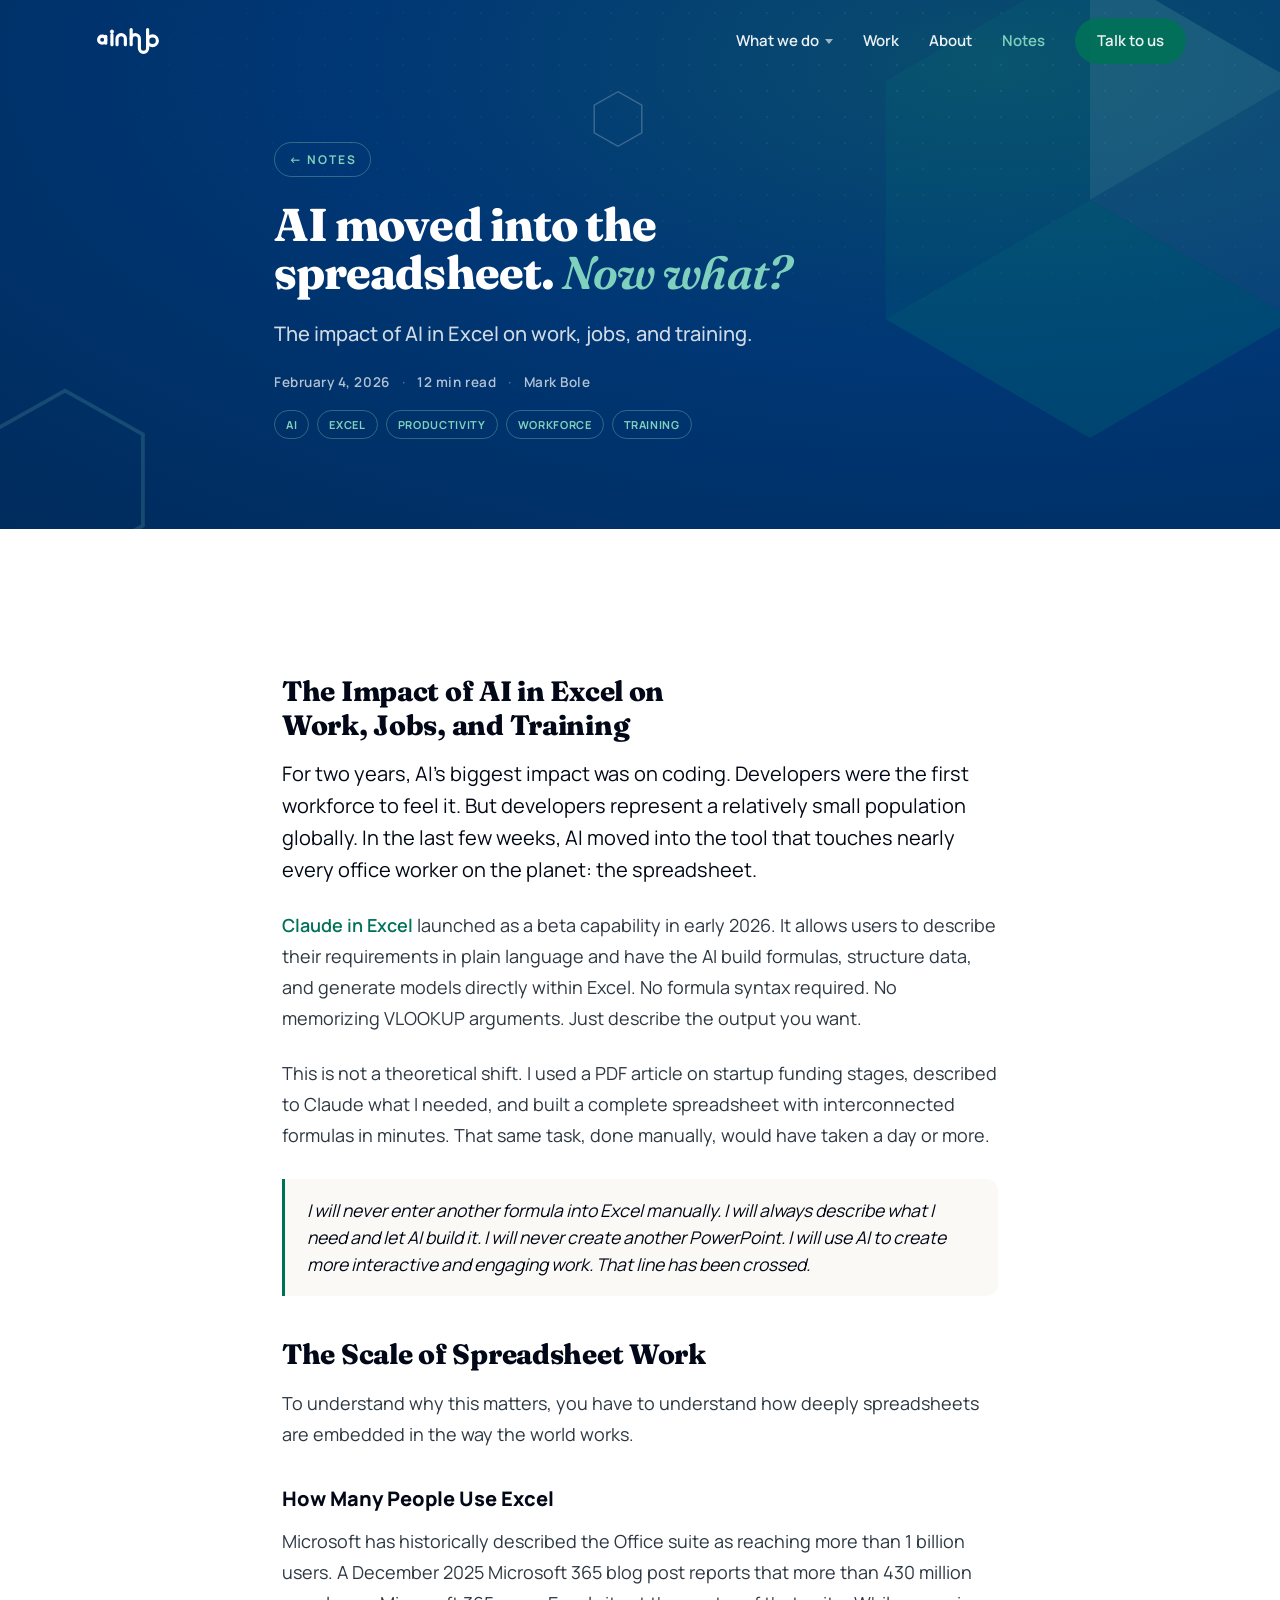
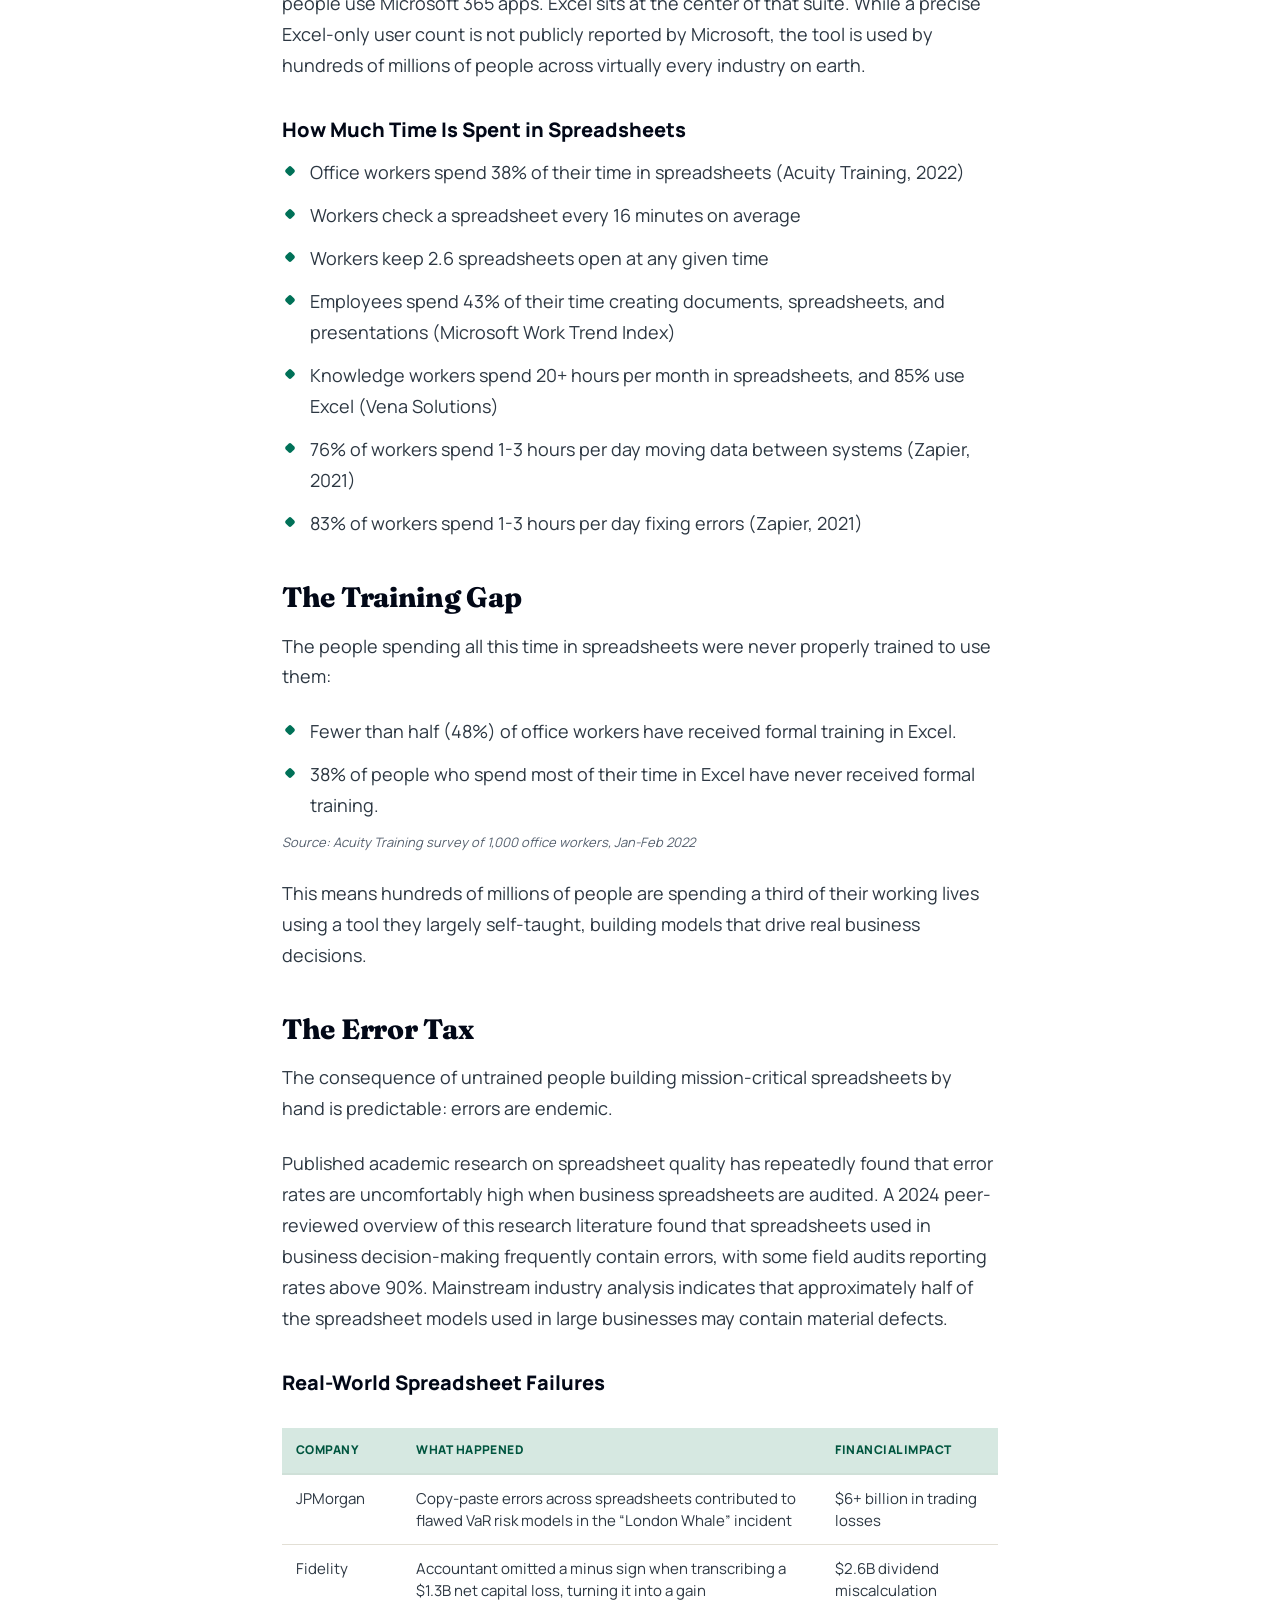
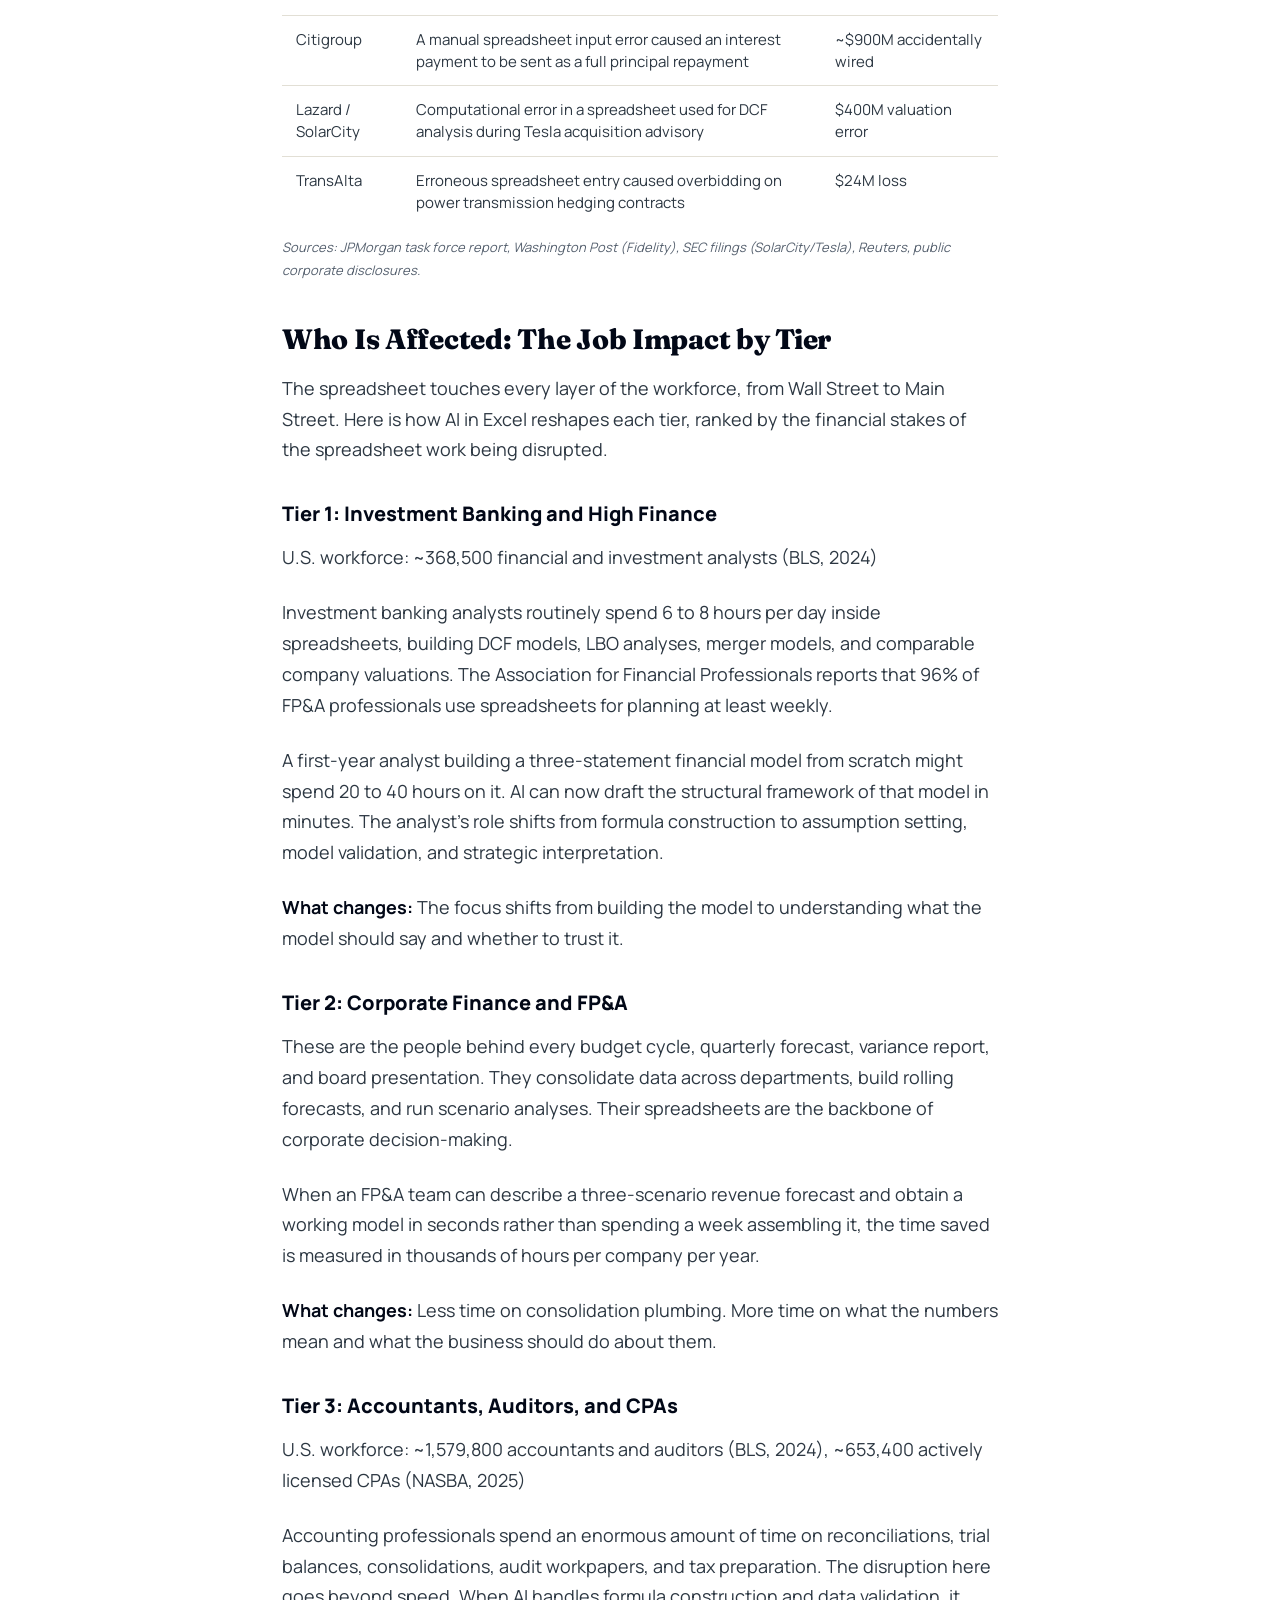
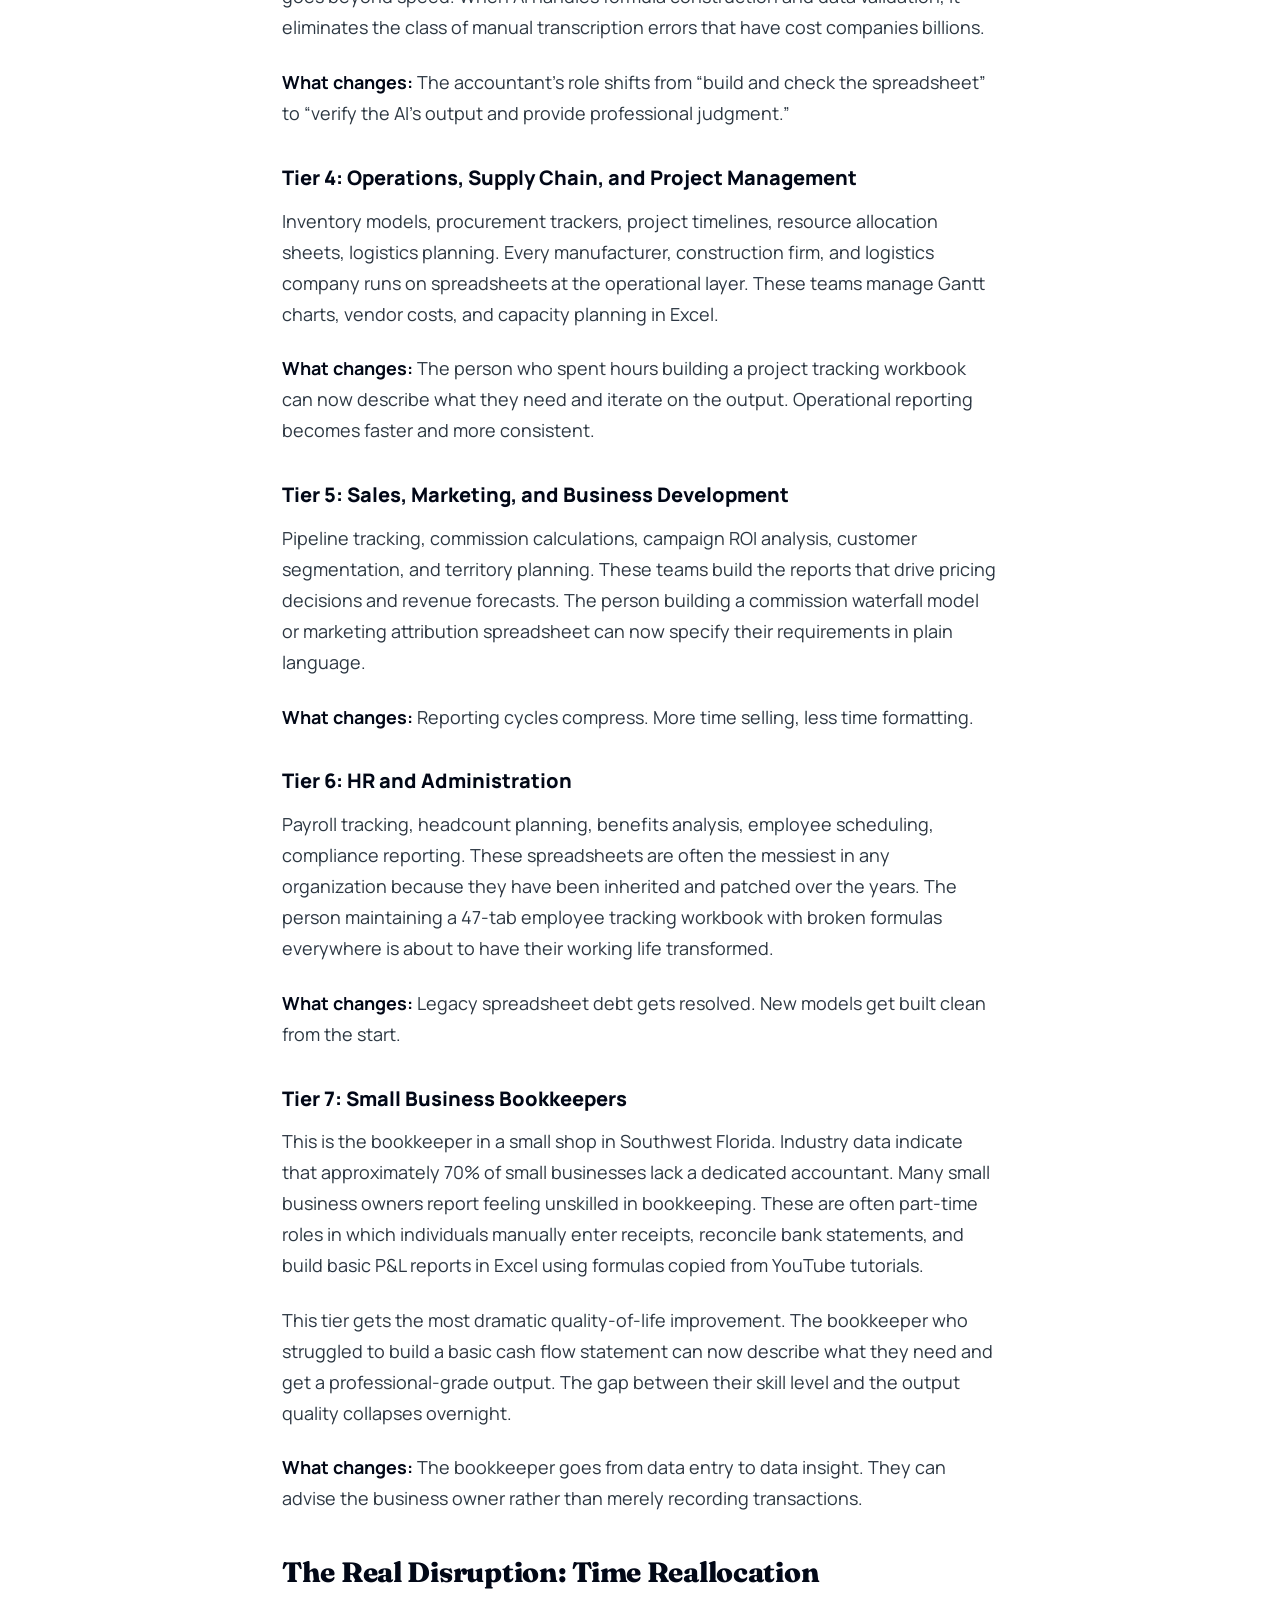
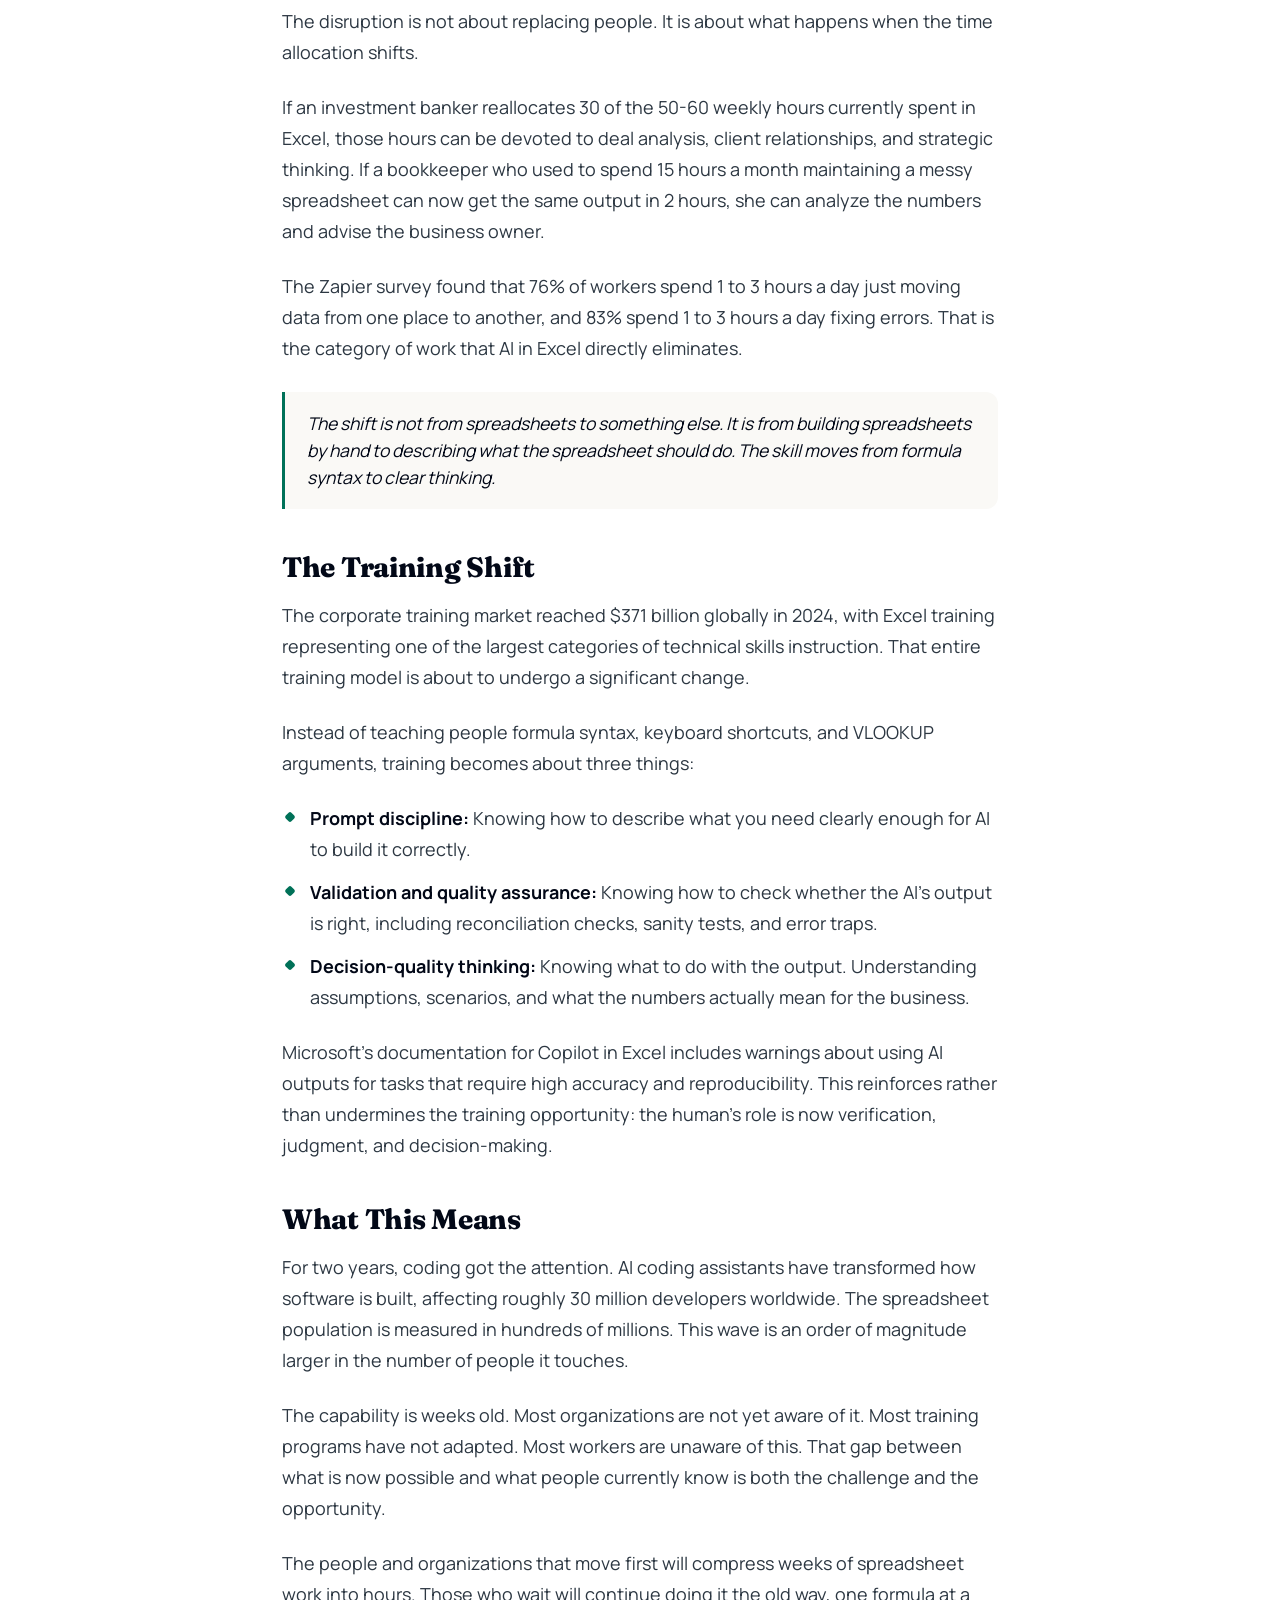
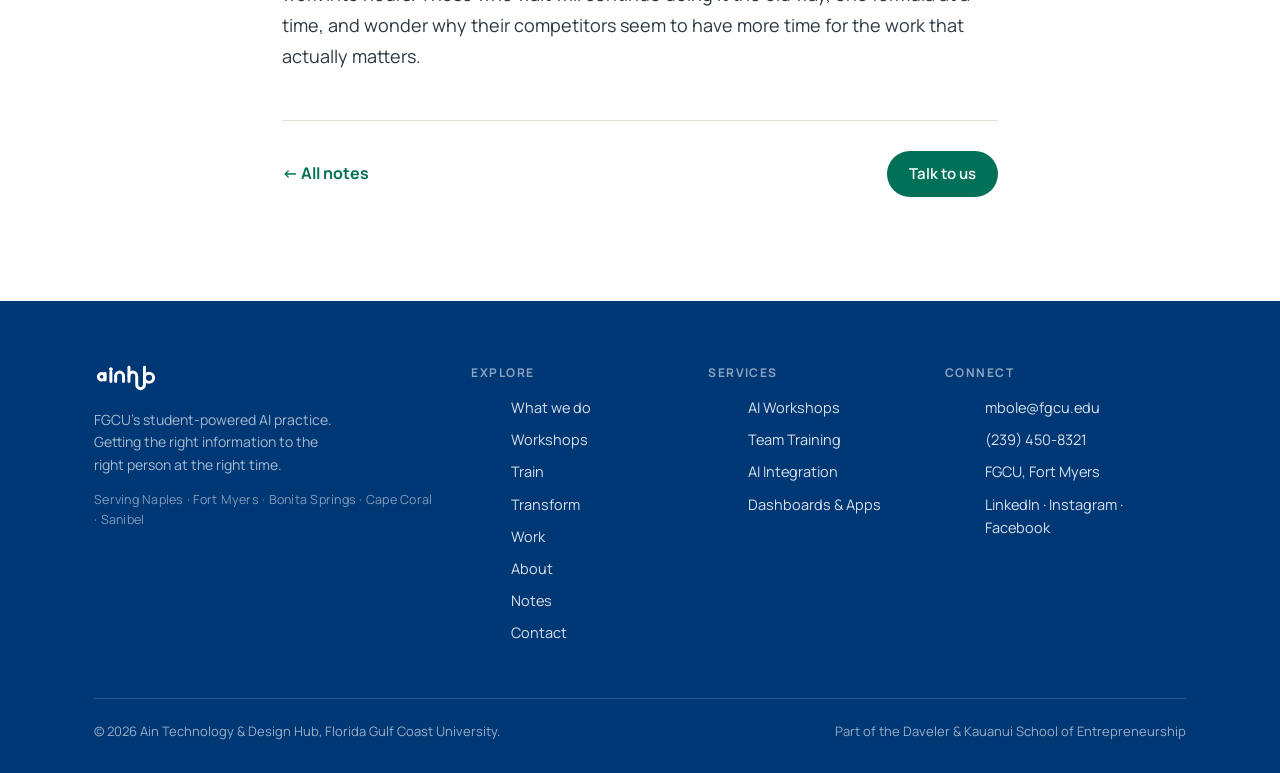
<file: blog/ai-moved-into-the-spreadsheet.html>
<!doctype html><html lang="en"><head><meta charset="utf-8"><meta name="viewport" content="width=device-width,initial-scale=1">
<title>AI Moved Into the Spreadsheet. Now What? — The Ain Hub</title>
<meta name="description" content="For two years, AI's biggest impact was on coding. Now it has moved into the tool that touches nearly every office worker on the planet: the spreadsheet. What that means for work, jobs, and training.">
<meta property="og:title" content="AI Moved Into the Spreadsheet. Now What? — The Ain Hub">
<meta property="og:description" content="The skill moves from formula syntax to clear thinking. What AI in Excel means for work, jobs, and training across seven tiers of the workforce.">
<meta property="og:type" content="article">
<meta property="og:image" content="https://ainhub-staging.vercel.app/img/og.png">
<meta name="twitter:card" content="summary_large_image">
<link rel="icon" href="../img/favicon.svg" type="image/svg+xml">
<link rel="preconnect" href="https://fonts.googleapis.com"><link rel="preconnect" href="https://fonts.gstatic.com" crossorigin>
<link href="https://fonts.googleapis.com/css2?family=Fraunces:ital,opsz,wght@0,9..144,500;0,9..144,600;0,9..144,800;1,9..144,500;1,9..144,600&family=Manrope:wght@400;500;600;700;800&display=swap" rel="stylesheet">
<link rel="stylesheet" href="../css/site.css">
</head><body>

<nav><div class="wrap nav-in">
  <a href="../index.html"><img class="brand" src="../img/ainhub-wordmark-color.svg" alt="ainhub"></a>
  <button class="nav-toggle" aria-label="Menu"><span></span><span></span><span></span></button>
  <div class="nav-links">
    <div class="has-sub">
      <a href="../what-we-do.html">What we do<span class="caret" aria-hidden="true"></span></a>
      <div class="sub">
        <a href="../workshops.html">Workshops</a>
        <a href="../train.html">Train</a>
        <a href="../transform.html">Transform</a>
      </div>
    </div>
    <a href="../work.html">Work</a>
    <a href="../about.html">About</a>
    <a href="./index.html" class="active">Notes</a>
    <a class="pill sm" href="../contact.html">Talk to us</a>
  </div>
</div></nav>

<header class="page-hero dark">
  <div class="ph-motif">
    <svg class="facet f1" viewBox="0 0 200 200" aria-hidden="true"><path d="M 100,15 L 173,57.5 L 100,100 Z" fill="#7FD0BC"/><path d="M 173,57.5 L 173,142.5 L 100,100 Z" fill="#7FD0BC" fill-opacity="0.5"/><path d="M 100,100 L 173,142.5 L 100,185 L 27,142.5 Z" fill="#00a37a"/><path d="M 27,57.5 L 100,15 L 100,100 L 27,142.5 Z" fill="#00a37a" fill-opacity="0.55"/></svg>
    <svg class="facet f2" viewBox="0 0 100 100" aria-hidden="true"><path d="M50 3 L91 26 L91 74 L50 97 L9 74 L9 26 Z" fill="none" stroke="#7FD0BC" stroke-width="2"/></svg>
    <svg class="facet f3" viewBox="0 0 100 100" aria-hidden="true"><path d="M50 3 L91 26 L91 74 L50 97 L9 74 L9 26 Z" fill="none" stroke="#fff" stroke-width="2.5"/></svg>
  </div>
  <div class="wrap" style="max-width:820px">
    <a href="./index.html" class="eyebrow reveal" style="text-decoration:none;display:inline-block">&larr; Notes</a>
    <h1 class="reveal d1" style="font-size:46px">AI moved into the spreadsheet. <span class="ac">Now what?</span></h1>
    <p class="lead reveal d2">The impact of AI in Excel on work, jobs, and training.</p>
    <div class="reveal d3" style="margin-top:22px;font-size:13.5px;font-weight:600;letter-spacing:.04em;color:rgba(255,255,255,.7);display:flex;gap:12px;flex-wrap:wrap;align-items:center">February 4, 2026 <span style="opacity:.4">&middot;</span> 12 min read <span style="opacity:.4">&middot;</span> Mark Bole</div>
    <div class="reveal d3" style="margin-top:16px;display:flex;gap:8px;flex-wrap:wrap">
      <span style="font-size:11px;font-weight:700;letter-spacing:.06em;text-transform:uppercase;color:#7FD0BC;border:1px solid rgba(127,208,188,.35);padding:5px 11px;border-radius:9999px">AI</span>
      <span style="font-size:11px;font-weight:700;letter-spacing:.06em;text-transform:uppercase;color:#7FD0BC;border:1px solid rgba(127,208,188,.35);padding:5px 11px;border-radius:9999px">Excel</span>
      <span style="font-size:11px;font-weight:700;letter-spacing:.06em;text-transform:uppercase;color:#7FD0BC;border:1px solid rgba(127,208,188,.35);padding:5px 11px;border-radius:9999px">Productivity</span>
      <span style="font-size:11px;font-weight:700;letter-spacing:.06em;text-transform:uppercase;color:#7FD0BC;border:1px solid rgba(127,208,188,.35);padding:5px 11px;border-radius:9999px">Workforce</span>
      <span style="font-size:11px;font-weight:700;letter-spacing:.06em;text-transform:uppercase;color:#7FD0BC;border:1px solid rgba(127,208,188,.35);padding:5px 11px;border-radius:9999px">Training</span>
    </div>
  </div>
</header>

<section><div class="wrap"><div class="article">
  <div class="prose-lg">
    <h2>The Impact of AI in Excel on Work, Jobs, and Training</h2>
    <p>For two years, AI&rsquo;s biggest impact was on coding. Developers were the first workforce to feel it. But developers represent a relatively small population globally. In the last few weeks, AI moved into the tool that touches nearly every office worker on the planet: the spreadsheet.</p>
    <p><a href="https://claude.com/claude-in-excel" target="_blank" rel="noopener">Claude in Excel</a> launched as a beta capability in early 2026. It allows users to describe their requirements in plain language and have the AI build formulas, structure data, and generate models directly within Excel. No formula syntax required. No memorizing VLOOKUP arguments. Just describe the output you want.</p>
    <p>This is not a theoretical shift. I used a PDF article on startup funding stages, described to Claude what I needed, and built a complete spreadsheet with interconnected formulas in minutes. That same task, done manually, would have taken a day or more.</p>
    <p class="aside">I will never enter another formula into Excel manually. I will always describe what I need and let AI build it. I will never create another PowerPoint. I will use AI to create more interactive and engaging work. That line has been crossed.</p>

    <h2>The Scale of Spreadsheet Work</h2>
    <p>To understand why this matters, you have to understand how deeply spreadsheets are embedded in the way the world works.</p>
    <h3>How Many People Use Excel</h3>
    <p>Microsoft has historically described the Office suite as reaching more than 1 billion users. A December 2025 Microsoft 365 blog post reports that more than 430 million people use Microsoft 365 apps. Excel sits at the center of that suite. While a precise Excel-only user count is not publicly reported by Microsoft, the tool is used by hundreds of millions of people across virtually every industry on earth.</p>
    <h3>How Much Time Is Spent in Spreadsheets</h3>
    <ul>
      <li>Office workers spend 38% of their time in spreadsheets (Acuity Training, 2022)</li>
      <li>Workers check a spreadsheet every 16 minutes on average</li>
      <li>Workers keep 2.6 spreadsheets open at any given time</li>
      <li>Employees spend 43% of their time creating documents, spreadsheets, and presentations (Microsoft Work Trend Index)</li>
      <li>Knowledge workers spend 20+ hours per month in spreadsheets, and 85% use Excel (Vena Solutions)</li>
      <li>76% of workers spend 1-3 hours per day moving data between systems (Zapier, 2021)</li>
      <li>83% of workers spend 1-3 hours per day fixing errors (Zapier, 2021)</li>
    </ul>

    <h2>The Training Gap</h2>
    <p>The people spending all this time in spreadsheets were never properly trained to use them:</p>
    <ul>
      <li>Fewer than half (48%) of office workers have received formal training in Excel.</li>
      <li>38% of people who spend most of their time in Excel have never received formal training.</li>
    </ul>
    <p class="src">Source: Acuity Training survey of 1,000 office workers, Jan-Feb 2022</p>
    <p>This means hundreds of millions of people are spending a third of their working lives using a tool they largely self-taught, building models that drive real business decisions.</p>

    <h2>The Error Tax</h2>
    <p>The consequence of untrained people building mission-critical spreadsheets by hand is predictable: errors are endemic.</p>
    <p>Published academic research on spreadsheet quality has repeatedly found that error rates are uncomfortably high when business spreadsheets are audited. A 2024 peer-reviewed overview of this research literature found that spreadsheets used in business decision-making frequently contain errors, with some field audits reporting rates above 90%. Mainstream industry analysis indicates that approximately half of the spreadsheet models used in large businesses may contain material defects.</p>
    <h3>Real-World Spreadsheet Failures</h3>
    <table>
      <thead><tr><th>Company</th><th>What Happened</th><th>Financial Impact</th></tr></thead>
      <tbody>
        <tr><td>JPMorgan</td><td>Copy-paste errors across spreadsheets contributed to flawed VaR risk models in the &ldquo;London Whale&rdquo; incident</td><td>$6+ billion in trading losses</td></tr>
        <tr><td>Fidelity</td><td>Accountant omitted a minus sign when transcribing a $1.3B net capital loss, turning it into a gain</td><td>$2.6B dividend miscalculation</td></tr>
        <tr><td>Citigroup</td><td>A manual spreadsheet input error caused an interest payment to be sent as a full principal repayment</td><td>~$900M accidentally wired</td></tr>
        <tr><td>Lazard / SolarCity</td><td>Computational error in a spreadsheet used for DCF analysis during Tesla acquisition advisory</td><td>$400M valuation error</td></tr>
        <tr><td>TransAlta</td><td>Erroneous spreadsheet entry caused overbidding on power transmission hedging contracts</td><td>$24M loss</td></tr>
      </tbody>
      <caption>Sources: JPMorgan task force report, Washington Post (Fidelity), SEC filings (SolarCity/Tesla), Reuters, public corporate disclosures.</caption>
    </table>

    <h2>Who Is Affected: The Job Impact by Tier</h2>
    <p>The spreadsheet touches every layer of the workforce, from Wall Street to Main Street. Here is how AI in Excel reshapes each tier, ranked by the financial stakes of the spreadsheet work being disrupted.</p>

    <h3>Tier 1: Investment Banking and High Finance</h3>
    <p>U.S. workforce: ~368,500 financial and investment analysts (BLS, 2024)</p>
    <p>Investment banking analysts routinely spend 6 to 8 hours per day inside spreadsheets, building DCF models, LBO analyses, merger models, and comparable company valuations. The Association for Financial Professionals reports that 96% of FP&amp;A professionals use spreadsheets for planning at least weekly.</p>
    <p>A first-year analyst building a three-statement financial model from scratch might spend 20 to 40 hours on it. AI can now draft the structural framework of that model in minutes. The analyst&rsquo;s role shifts from formula construction to assumption setting, model validation, and strategic interpretation.</p>
    <p><strong>What changes:</strong> The focus shifts from building the model to understanding what the model should say and whether to trust it.</p>

    <h3>Tier 2: Corporate Finance and FP&amp;A</h3>
    <p>These are the people behind every budget cycle, quarterly forecast, variance report, and board presentation. They consolidate data across departments, build rolling forecasts, and run scenario analyses. Their spreadsheets are the backbone of corporate decision-making.</p>
    <p>When an FP&amp;A team can describe a three-scenario revenue forecast and obtain a working model in seconds rather than spending a week assembling it, the time saved is measured in thousands of hours per company per year.</p>
    <p><strong>What changes:</strong> Less time on consolidation plumbing. More time on what the numbers mean and what the business should do about them.</p>

    <h3>Tier 3: Accountants, Auditors, and CPAs</h3>
    <p>U.S. workforce: ~1,579,800 accountants and auditors (BLS, 2024), ~653,400 actively licensed CPAs (NASBA, 2025)</p>
    <p>Accounting professionals spend an enormous amount of time on reconciliations, trial balances, consolidations, audit workpapers, and tax preparation. The disruption here goes beyond speed. When AI handles formula construction and data validation, it eliminates the class of manual transcription errors that have cost companies billions.</p>
    <p><strong>What changes:</strong> The accountant&rsquo;s role shifts from &ldquo;build and check the spreadsheet&rdquo; to &ldquo;verify the AI&rsquo;s output and provide professional judgment.&rdquo;</p>

    <h3>Tier 4: Operations, Supply Chain, and Project Management</h3>
    <p>Inventory models, procurement trackers, project timelines, resource allocation sheets, logistics planning. Every manufacturer, construction firm, and logistics company runs on spreadsheets at the operational layer. These teams manage Gantt charts, vendor costs, and capacity planning in Excel.</p>
    <p><strong>What changes:</strong> The person who spent hours building a project tracking workbook can now describe what they need and iterate on the output. Operational reporting becomes faster and more consistent.</p>

    <h3>Tier 5: Sales, Marketing, and Business Development</h3>
    <p>Pipeline tracking, commission calculations, campaign ROI analysis, customer segmentation, and territory planning. These teams build the reports that drive pricing decisions and revenue forecasts. The person building a commission waterfall model or marketing attribution spreadsheet can now specify their requirements in plain language.</p>
    <p><strong>What changes:</strong> Reporting cycles compress. More time selling, less time formatting.</p>

    <h3>Tier 6: HR and Administration</h3>
    <p>Payroll tracking, headcount planning, benefits analysis, employee scheduling, compliance reporting. These spreadsheets are often the messiest in any organization because they have been inherited and patched over the years. The person maintaining a 47-tab employee tracking workbook with broken formulas everywhere is about to have their working life transformed.</p>
    <p><strong>What changes:</strong> Legacy spreadsheet debt gets resolved. New models get built clean from the start.</p>

    <h3>Tier 7: Small Business Bookkeepers</h3>
    <p>This is the bookkeeper in a small shop in Southwest Florida. Industry data indicate that approximately 70% of small businesses lack a dedicated accountant. Many small business owners report feeling unskilled in bookkeeping. These are often part-time roles in which individuals manually enter receipts, reconcile bank statements, and build basic P&amp;L reports in Excel using formulas copied from YouTube tutorials.</p>
    <p>This tier gets the most dramatic quality-of-life improvement. The bookkeeper who struggled to build a basic cash flow statement can now describe what they need and get a professional-grade output. The gap between their skill level and the output quality collapses overnight.</p>
    <p><strong>What changes:</strong> The bookkeeper goes from data entry to data insight. They can advise the business owner rather than merely recording transactions.</p>

    <h2>The Real Disruption: Time Reallocation</h2>
    <p>The disruption is not about replacing people. It is about what happens when the time allocation shifts.</p>
    <p>If an investment banker reallocates 30 of the 50-60 weekly hours currently spent in Excel, those hours can be devoted to deal analysis, client relationships, and strategic thinking. If a bookkeeper who used to spend 15 hours a month maintaining a messy spreadsheet can now get the same output in 2 hours, she can analyze the numbers and advise the business owner.</p>
    <p>The Zapier survey found that 76% of workers spend 1 to 3 hours a day just moving data from one place to another, and 83% spend 1 to 3 hours a day fixing errors. That is the category of work that AI in Excel directly eliminates.</p>
    <p class="aside">The shift is not from spreadsheets to something else. It is from building spreadsheets by hand to describing what the spreadsheet should do. The skill moves from formula syntax to clear thinking.</p>

    <h2>The Training Shift</h2>
    <p>The corporate training market reached $371 billion globally in 2024, with Excel training representing one of the largest categories of technical skills instruction. That entire training model is about to undergo a significant change.</p>
    <p>Instead of teaching people formula syntax, keyboard shortcuts, and VLOOKUP arguments, training becomes about three things:</p>
    <ul>
      <li><strong>Prompt discipline:</strong> Knowing how to describe what you need clearly enough for AI to build it correctly.</li>
      <li><strong>Validation and quality assurance:</strong> Knowing how to check whether the AI&rsquo;s output is right, including reconciliation checks, sanity tests, and error traps.</li>
      <li><strong>Decision-quality thinking:</strong> Knowing what to do with the output. Understanding assumptions, scenarios, and what the numbers actually mean for the business.</li>
    </ul>
    <p>Microsoft&rsquo;s documentation for Copilot in Excel includes warnings about using AI outputs for tasks that require high accuracy and reproducibility. This reinforces rather than undermines the training opportunity: the human&rsquo;s role is now verification, judgment, and decision-making.</p>

    <h2>What This Means</h2>
    <p>For two years, coding got the attention. AI coding assistants have transformed how software is built, affecting roughly 30 million developers worldwide. The spreadsheet population is measured in hundreds of millions. This wave is an order of magnitude larger in the number of people it touches.</p>
    <p>The capability is weeks old. Most organizations are not yet aware of it. Most training programs have not adapted. Most workers are unaware of this. That gap between what is now possible and what people currently know is both the challenge and the opportunity.</p>
    <p>The people and organizations that move first will compress weeks of spreadsheet work into hours. Those who wait will continue doing it the old way, one formula at a time, and wonder why their competitors seem to have more time for the work that actually matters.</p>
  </div>
  <div class="article-foot">
    <a href="./index.html" class="back">&larr; All notes</a>
    <a href="../contact.html" class="pill sm">Talk to us</a>
  </div>
</div></div></section>

<footer><div class="wrap">
  <div class="foot-grid">
    <div>
      <img class="fl" src="../img/ainhub-wordmark-white.svg" alt="ainhub">
      <p class="ft">FGCU&rsquo;s student&#8209;powered AI practice. Getting the right information to the right person at the right time.</p>
      <p class="serving">Serving Naples &middot; Fort Myers &middot; Bonita Springs &middot; Cape Coral &middot; Sanibel</p>
    </div>
    <div><h4>Explore</h4><ul>
      <li><a href="../what-we-do.html">What we do</a></li>
      <li><a href="../workshops.html">Workshops</a></li>
      <li><a href="../train.html">Train</a></li>
      <li><a href="../transform.html">Transform</a></li>
      <li><a href="../work.html">Work</a></li>
      <li><a href="../about.html">About</a></li>
      <li><a href="./index.html">Notes</a></li>
      <li><a href="../contact.html">Contact</a></li>
    </ul></div>
    <div><h4>Services</h4><ul>
      <li><a href="../workshops.html">AI Workshops</a></li>
      <li><a href="../train.html">Team Training</a></li>
      <li><a href="../transform.html">AI Integration</a></li>
      <li><a href="../transform.html">Dashboards &amp; Apps</a></li>
    </ul></div>
    <div><h4>Connect</h4><ul>
      <li><a href="mailto:mbole@fgcu.edu">mbole@fgcu.edu</a></li>
      <li><a href="tel:+12394508321">(239) 450&#8209;8321</a></li>
      <li>FGCU, Fort Myers</li>
      <li>LinkedIn &middot; Instagram &middot; Facebook</li>
    </ul></div>
  </div>
  <div class="foot-bot"><span>&copy; 2026 Ain Technology &amp; Design Hub, Florida Gulf Coast University.</span><span>Part of the Daveler &amp; Kauanui School of Entrepreneurship</span></div>
</div></footer>

<script src="../js/site.js"></script>
</body></html>
</file>
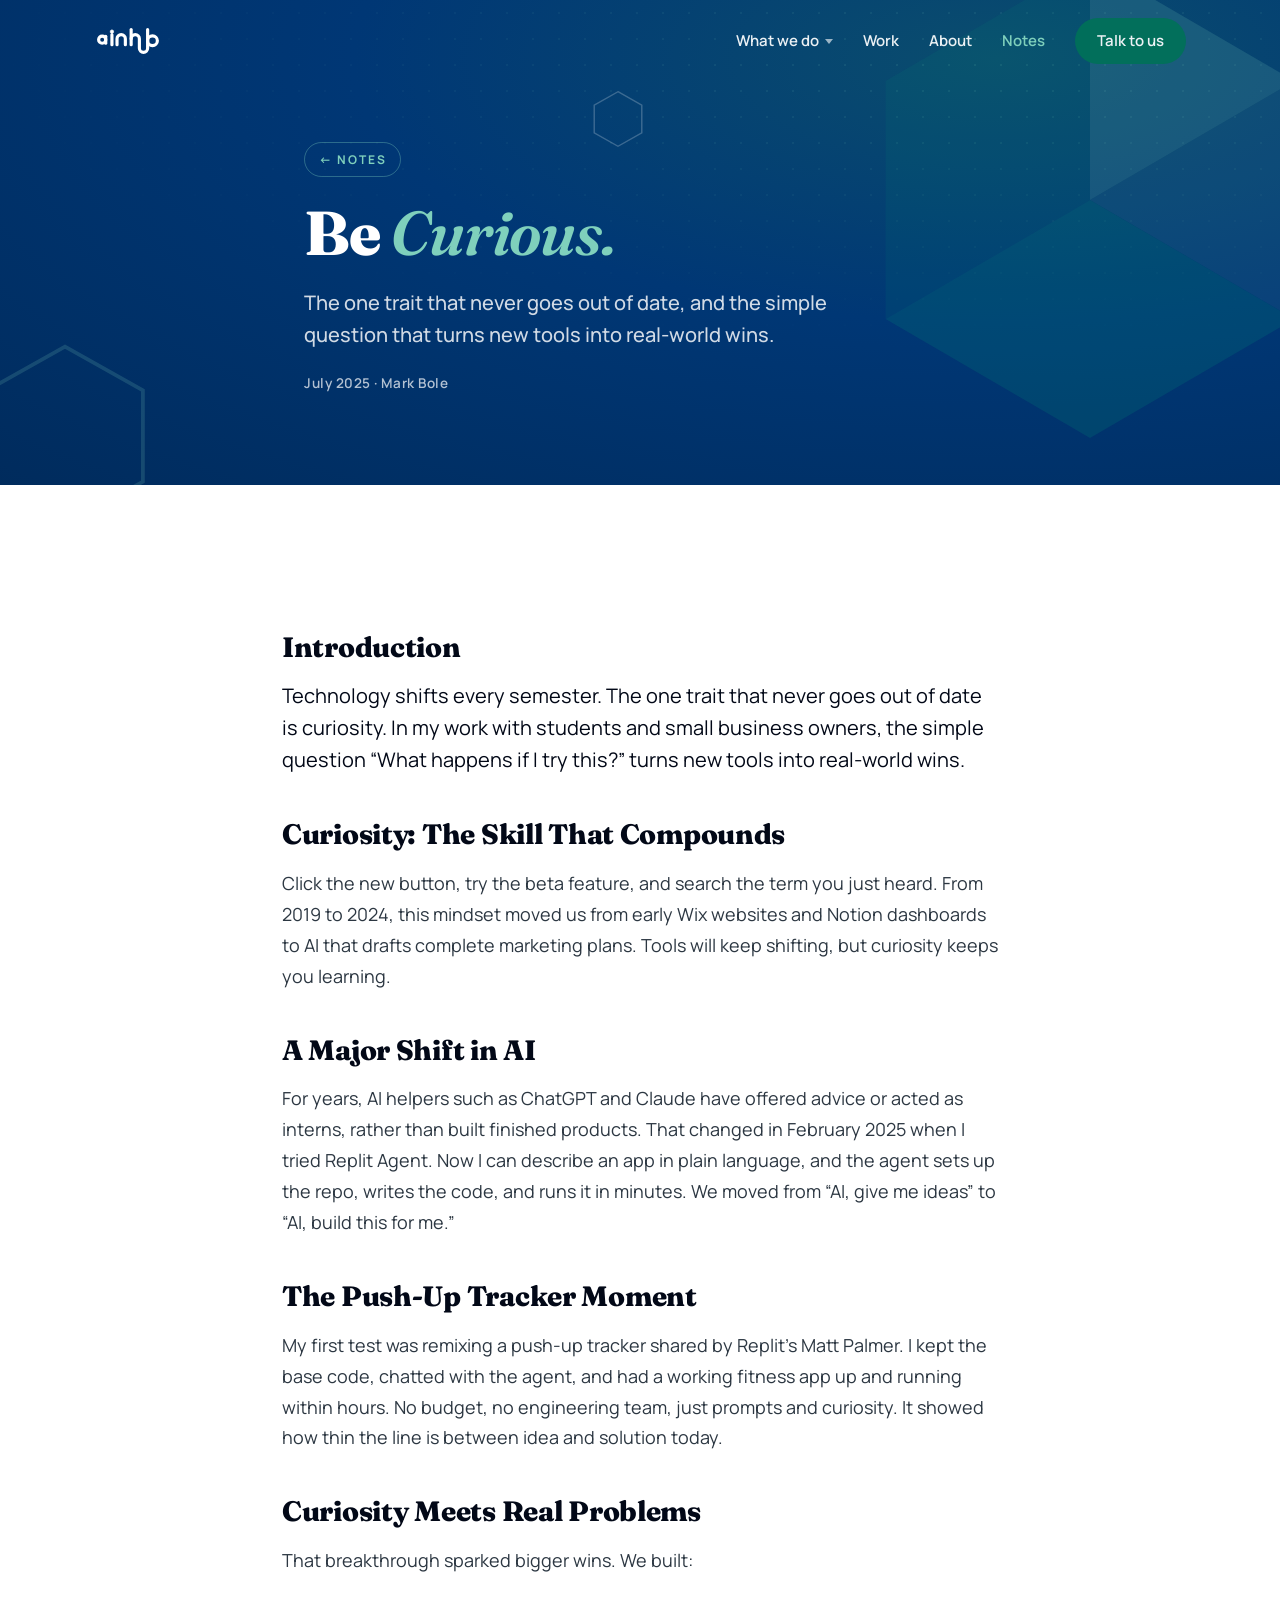
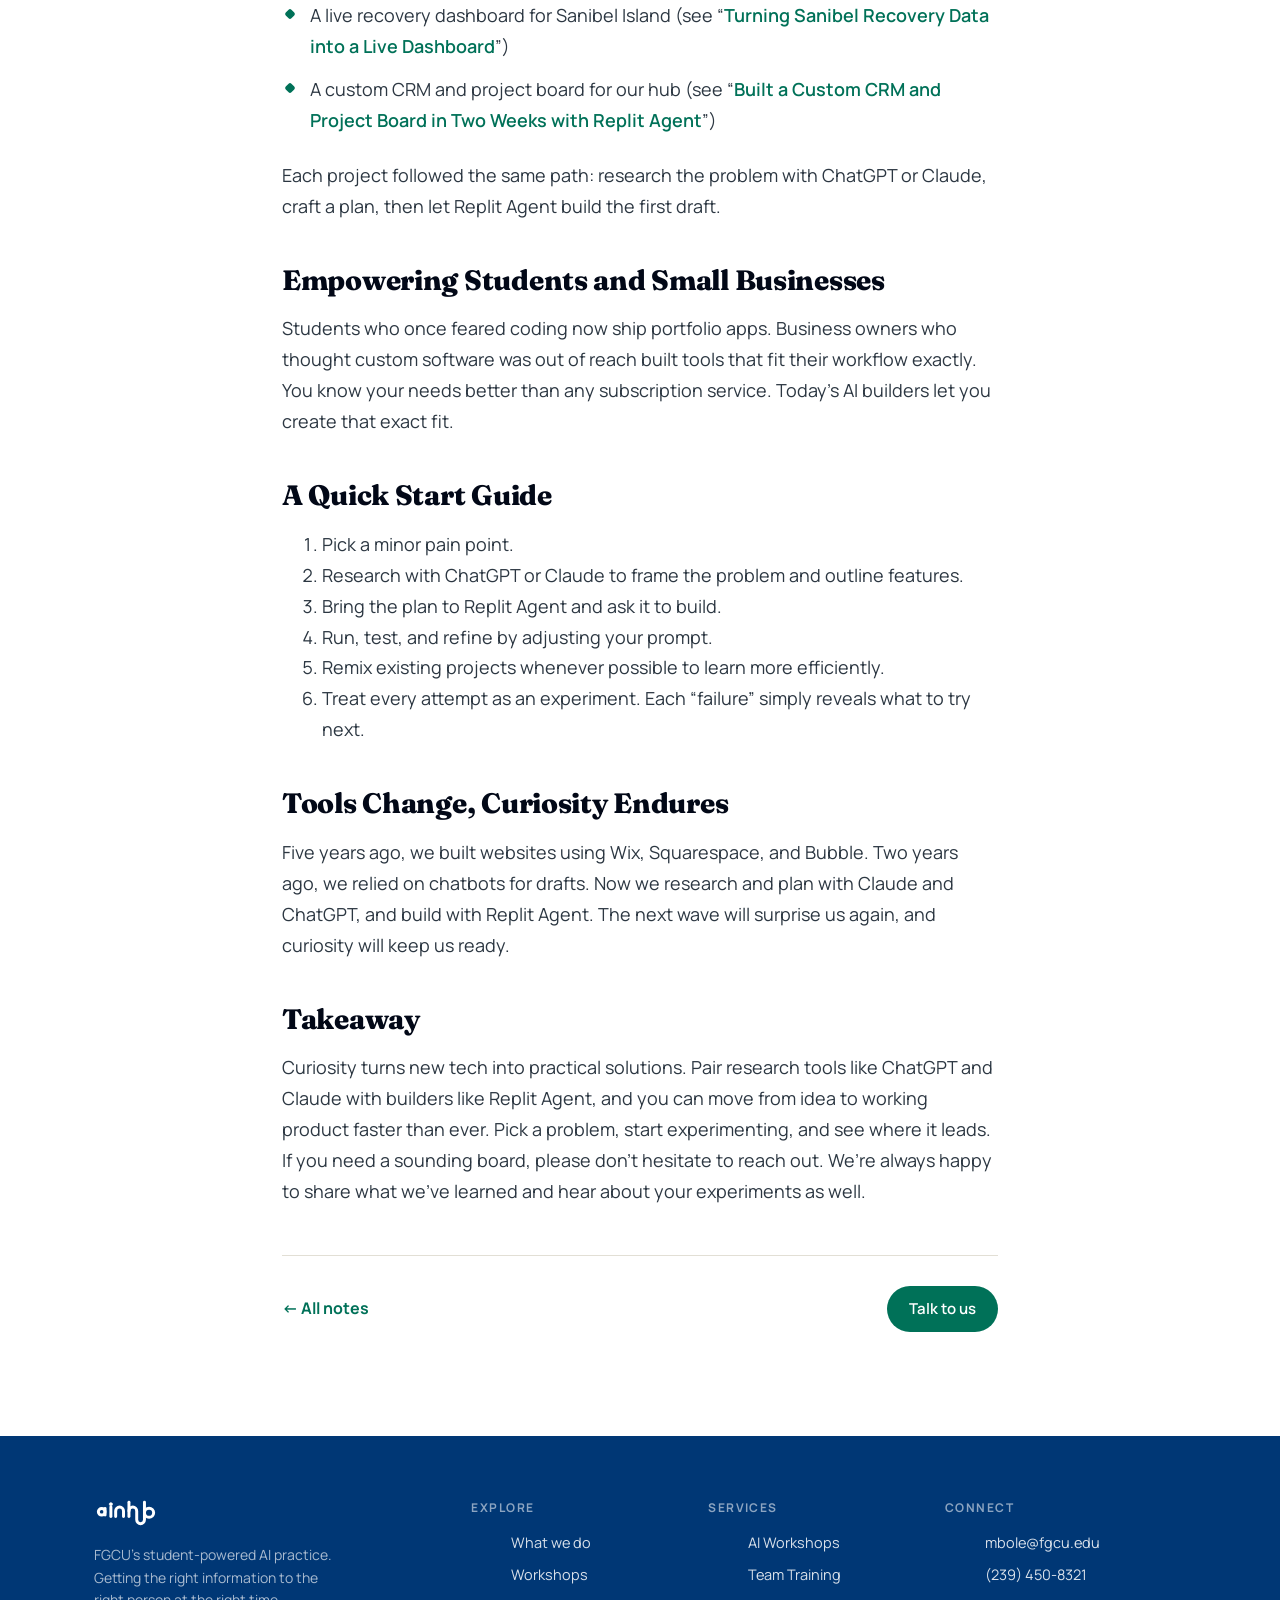
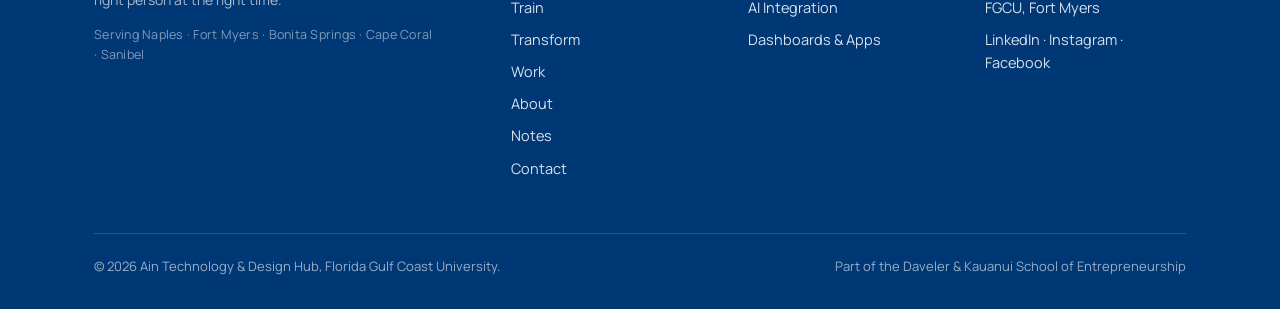
<file: blog/be-curious-introduction.html>
<!doctype html><html lang="en"><head><meta charset="utf-8"><meta name="viewport" content="width=device-width,initial-scale=1">
<title>Be Curious — The Ain Hub</title>
<meta name="description" content="Technology shifts every semester. The one trait that never goes out of date is curiosity, and the simple question 'What happens if I try this?' turns new tools into real-world wins.">
<meta property="og:title" content="Be Curious — The Ain Hub">
<meta property="og:description" content="The one skill that compounds in the age of AI isn't prompting. It's curiosity.">
<meta property="og:type" content="article">
<meta property="og:image" content="https://ainhub-staging.vercel.app/img/og.png">
<meta name="twitter:card" content="summary_large_image">
<link rel="icon" href="../img/favicon.svg" type="image/svg+xml">
<link rel="preconnect" href="https://fonts.googleapis.com"><link rel="preconnect" href="https://fonts.gstatic.com" crossorigin>
<link href="https://fonts.googleapis.com/css2?family=Fraunces:ital,opsz,wght@0,9..144,500;0,9..144,600;0,9..144,800;1,9..144,500;1,9..144,600&family=Manrope:wght@400;500;600;700;800&display=swap" rel="stylesheet">
<link rel="stylesheet" href="../css/site.css">
</head><body>

<nav><div class="wrap nav-in">
  <a href="../index.html"><img class="brand" src="../img/ainhub-wordmark-color.svg" alt="ainhub"></a>
  <button class="nav-toggle" aria-label="Menu"><span></span><span></span><span></span></button>
  <div class="nav-links">
    <div class="has-sub">
      <a href="../what-we-do.html">What we do<span class="caret" aria-hidden="true"></span></a>
      <div class="sub">
        <a href="../workshops.html">Workshops</a>
        <a href="../train.html">Train</a>
        <a href="../transform.html">Transform</a>
      </div>
    </div>
    <a href="../work.html">Work</a>
    <a href="../about.html">About</a>
    <a href="./index.html" class="active">Notes</a>
    <a class="pill sm" href="../contact.html">Talk to us</a>
  </div>
</div></nav>

<header class="page-hero dark">
  <div class="ph-motif">
    <svg class="facet f1" viewBox="0 0 200 200" aria-hidden="true"><path d="M 100,15 L 173,57.5 L 100,100 Z" fill="#7FD0BC"/><path d="M 173,57.5 L 173,142.5 L 100,100 Z" fill="#7FD0BC" fill-opacity="0.5"/><path d="M 100,100 L 173,142.5 L 100,185 L 27,142.5 Z" fill="#00a37a"/><path d="M 27,57.5 L 100,15 L 100,100 L 27,142.5 Z" fill="#00a37a" fill-opacity="0.55"/></svg>
    <svg class="facet f2" viewBox="0 0 100 100" aria-hidden="true"><path d="M50 3 L91 26 L91 74 L50 97 L9 74 L9 26 Z" fill="none" stroke="#7FD0BC" stroke-width="2"/></svg>
    <svg class="facet f3" viewBox="0 0 100 100" aria-hidden="true"><path d="M50 3 L91 26 L91 74 L50 97 L9 74 L9 26 Z" fill="none" stroke="#fff" stroke-width="2.5"/></svg>
  </div>
  <div class="wrap" style="max-width:760px">
    <a href="./index.html" class="eyebrow reveal" style="text-decoration:none;display:inline-block">&larr; Notes</a>
    <h1 class="reveal d1">Be <span class="ac">Curious.</span></h1>
    <p class="lead reveal d2">The one trait that never goes out of date, and the simple question that turns new tools into real&#8209;world wins.</p>
    <div class="reveal d3" style="margin-top:22px;font-size:13.5px;font-weight:600;letter-spacing:.04em;color:rgba(255,255,255,.7)">July 2025 &middot; Mark Bole</div>
  </div>
</header>

<section><div class="wrap"><div class="article">
  <div class="prose-lg">
    <h2>Introduction</h2>
    <p>Technology shifts every semester. The one trait that never goes out of date is curiosity. In my work with students and small business owners, the simple question &ldquo;What happens if I try this?&rdquo; turns new tools into real-world wins.</p>

    <h2>Curiosity: The Skill That Compounds</h2>
    <p>Click the new button, try the beta feature, and search the term you just heard. From 2019 to 2024, this mindset moved us from early Wix websites and Notion dashboards to AI that drafts complete marketing plans. Tools will keep shifting, but curiosity keeps you learning.</p>

    <h2>A Major Shift in AI</h2>
    <p>For years, AI helpers such as ChatGPT and Claude have offered advice or acted as interns, rather than built finished products. That changed in February 2025 when I tried Replit Agent. Now I can describe an app in plain language, and the agent sets up the repo, writes the code, and runs it in minutes. We moved from &ldquo;AI, give me ideas&rdquo; to &ldquo;AI, build this for me.&rdquo;</p>

    <h2>The Push-Up Tracker Moment</h2>
    <p>My first test was remixing a push-up tracker shared by Replit&rsquo;s Matt Palmer. I kept the base code, chatted with the agent, and had a working fitness app up and running within hours. No budget, no engineering team, just prompts and curiosity. It showed how thin the line is between idea and solution today.</p>

    <h2>Curiosity Meets Real Problems</h2>
    <p>That breakthrough sparked bigger wins. We built:</p>
    <ul>
      <li>A live recovery dashboard for Sanibel Island (see &ldquo;<a href="./sanibel-recovery-data-dashboard.html">Turning Sanibel Recovery Data into a Live Dashboard</a>&rdquo;)</li>
      <li>A custom CRM and project board for our hub (see &ldquo;<a href="./custom-crm-project-board-replit-agent.html">Built a Custom CRM and Project Board in Two Weeks with Replit Agent</a>&rdquo;)</li>
    </ul>
    <p>Each project followed the same path: research the problem with ChatGPT or Claude, craft a plan, then let Replit Agent build the first draft.</p>

    <h2>Empowering Students and Small Businesses</h2>
    <p>Students who once feared coding now ship portfolio apps. Business owners who thought custom software was out of reach built tools that fit their workflow exactly. You know your needs better than any subscription service. Today&rsquo;s AI builders let you create that exact fit.</p>

    <h2>A Quick Start Guide</h2>
    <ol>
      <li>Pick a minor pain point.</li>
      <li>Research with ChatGPT or Claude to frame the problem and outline features.</li>
      <li>Bring the plan to Replit Agent and ask it to build.</li>
      <li>Run, test, and refine by adjusting your prompt.</li>
      <li>Remix existing projects whenever possible to learn more efficiently.</li>
      <li>Treat every attempt as an experiment. Each &ldquo;failure&rdquo; simply reveals what to try next.</li>
    </ol>

    <h2>Tools Change, Curiosity Endures</h2>
    <p>Five years ago, we built websites using Wix, Squarespace, and Bubble. Two years ago, we relied on chatbots for drafts. Now we research and plan with Claude and ChatGPT, and build with Replit Agent. The next wave will surprise us again, and curiosity will keep us ready.</p>

    <h2>Takeaway</h2>
    <p>Curiosity turns new tech into practical solutions. Pair research tools like ChatGPT and Claude with builders like Replit Agent, and you can move from idea to working product faster than ever. Pick a problem, start experimenting, and see where it leads. If you need a sounding board, please don&rsquo;t hesitate to reach out. We&rsquo;re always happy to share what we&rsquo;ve learned and hear about your experiments as well.</p>
  </div>
  <div class="article-foot">
    <a href="./index.html" class="back">&larr; All notes</a>
    <a href="../contact.html" class="pill sm">Talk to us</a>
  </div>
</div></div></section>

<footer><div class="wrap">
  <div class="foot-grid">
    <div>
      <img class="fl" src="../img/ainhub-wordmark-white.svg" alt="ainhub">
      <p class="ft">FGCU&rsquo;s student&#8209;powered AI practice. Getting the right information to the right person at the right time.</p>
      <p class="serving">Serving Naples &middot; Fort Myers &middot; Bonita Springs &middot; Cape Coral &middot; Sanibel</p>
    </div>
    <div><h4>Explore</h4><ul>
      <li><a href="../what-we-do.html">What we do</a></li>
      <li><a href="../workshops.html">Workshops</a></li>
      <li><a href="../train.html">Train</a></li>
      <li><a href="../transform.html">Transform</a></li>
      <li><a href="../work.html">Work</a></li>
      <li><a href="../about.html">About</a></li>
      <li><a href="./index.html">Notes</a></li>
      <li><a href="../contact.html">Contact</a></li>
    </ul></div>
    <div><h4>Services</h4><ul>
      <li><a href="../workshops.html">AI Workshops</a></li>
      <li><a href="../train.html">Team Training</a></li>
      <li><a href="../transform.html">AI Integration</a></li>
      <li><a href="../transform.html">Dashboards &amp; Apps</a></li>
    </ul></div>
    <div><h4>Connect</h4><ul>
      <li><a href="mailto:mbole@fgcu.edu">mbole@fgcu.edu</a></li>
      <li><a href="tel:+12394508321">(239) 450&#8209;8321</a></li>
      <li>FGCU, Fort Myers</li>
      <li>LinkedIn &middot; Instagram &middot; Facebook</li>
    </ul></div>
  </div>
  <div class="foot-bot"><span>&copy; 2026 Ain Technology &amp; Design Hub, Florida Gulf Coast University.</span><span>Part of the Daveler &amp; Kauanui School of Entrepreneurship</span></div>
</div></footer>

<script src="../js/site.js"></script>
</body></html>
</file>
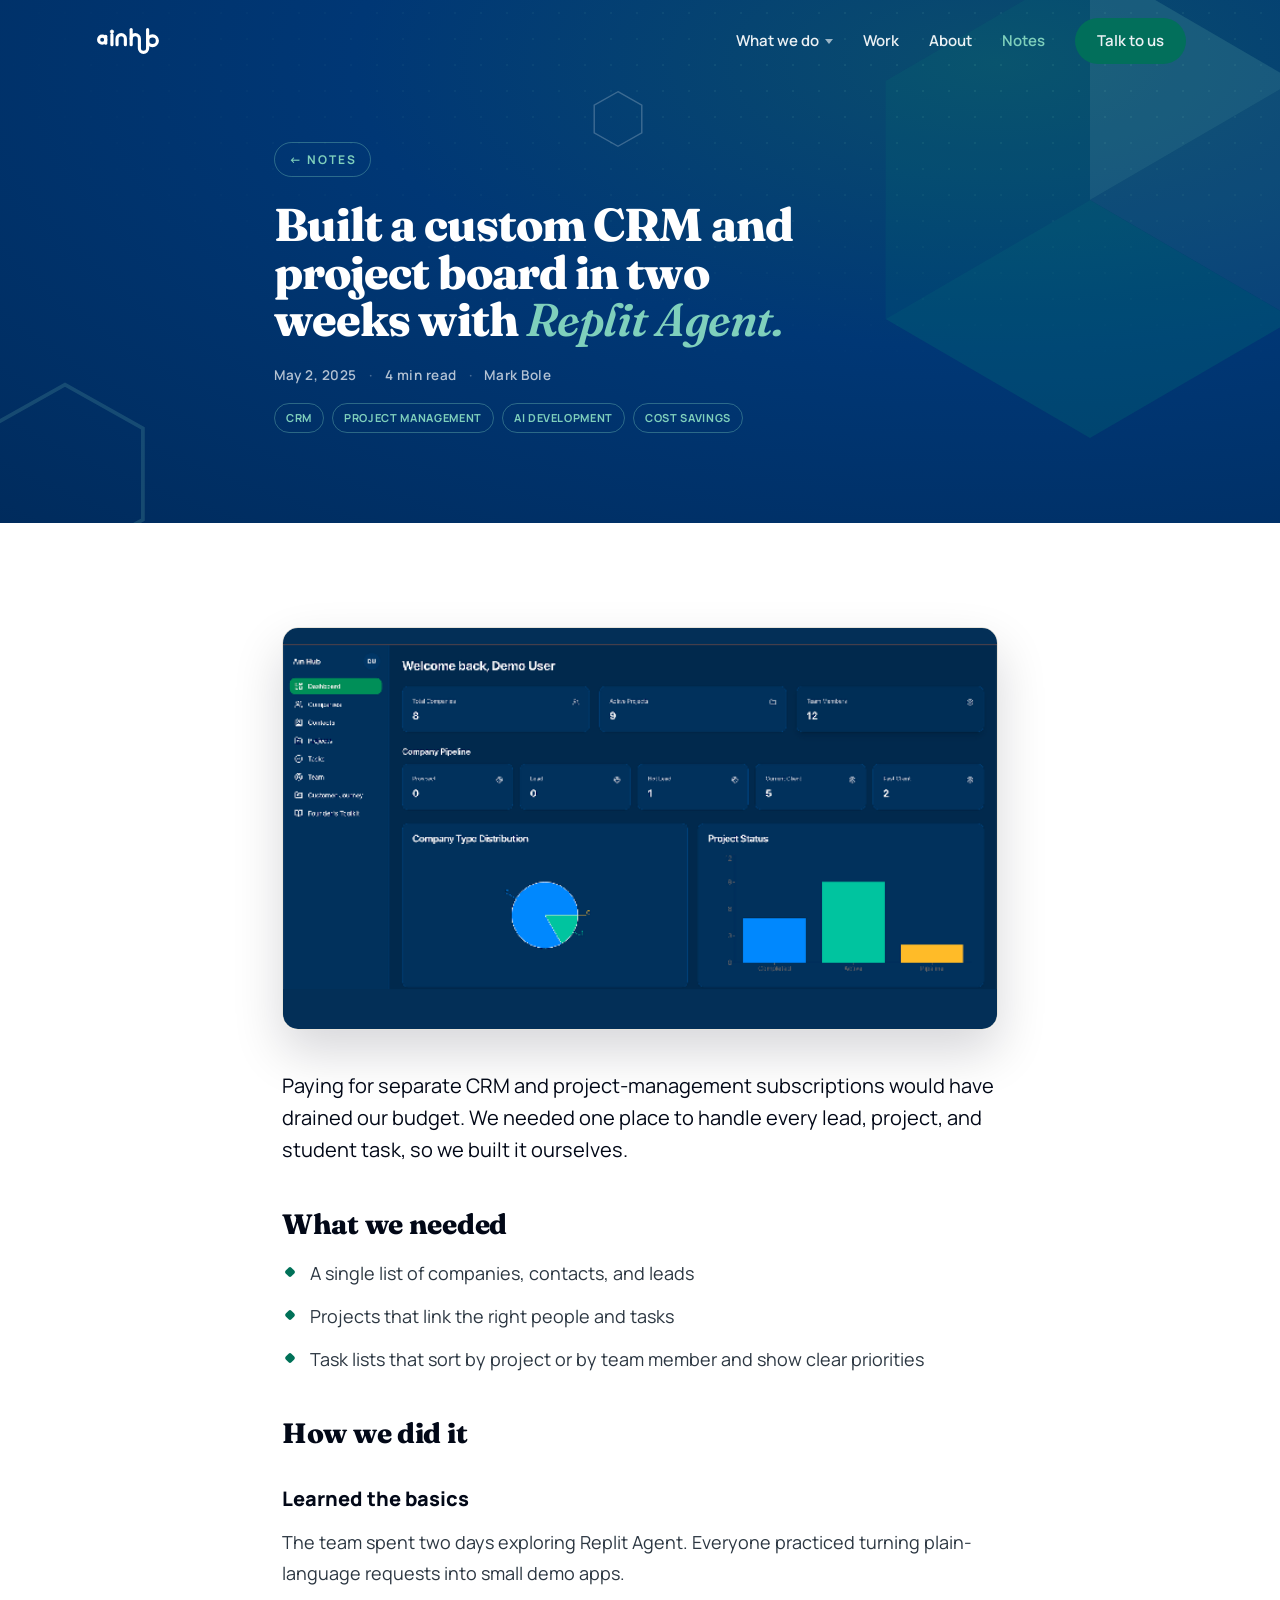
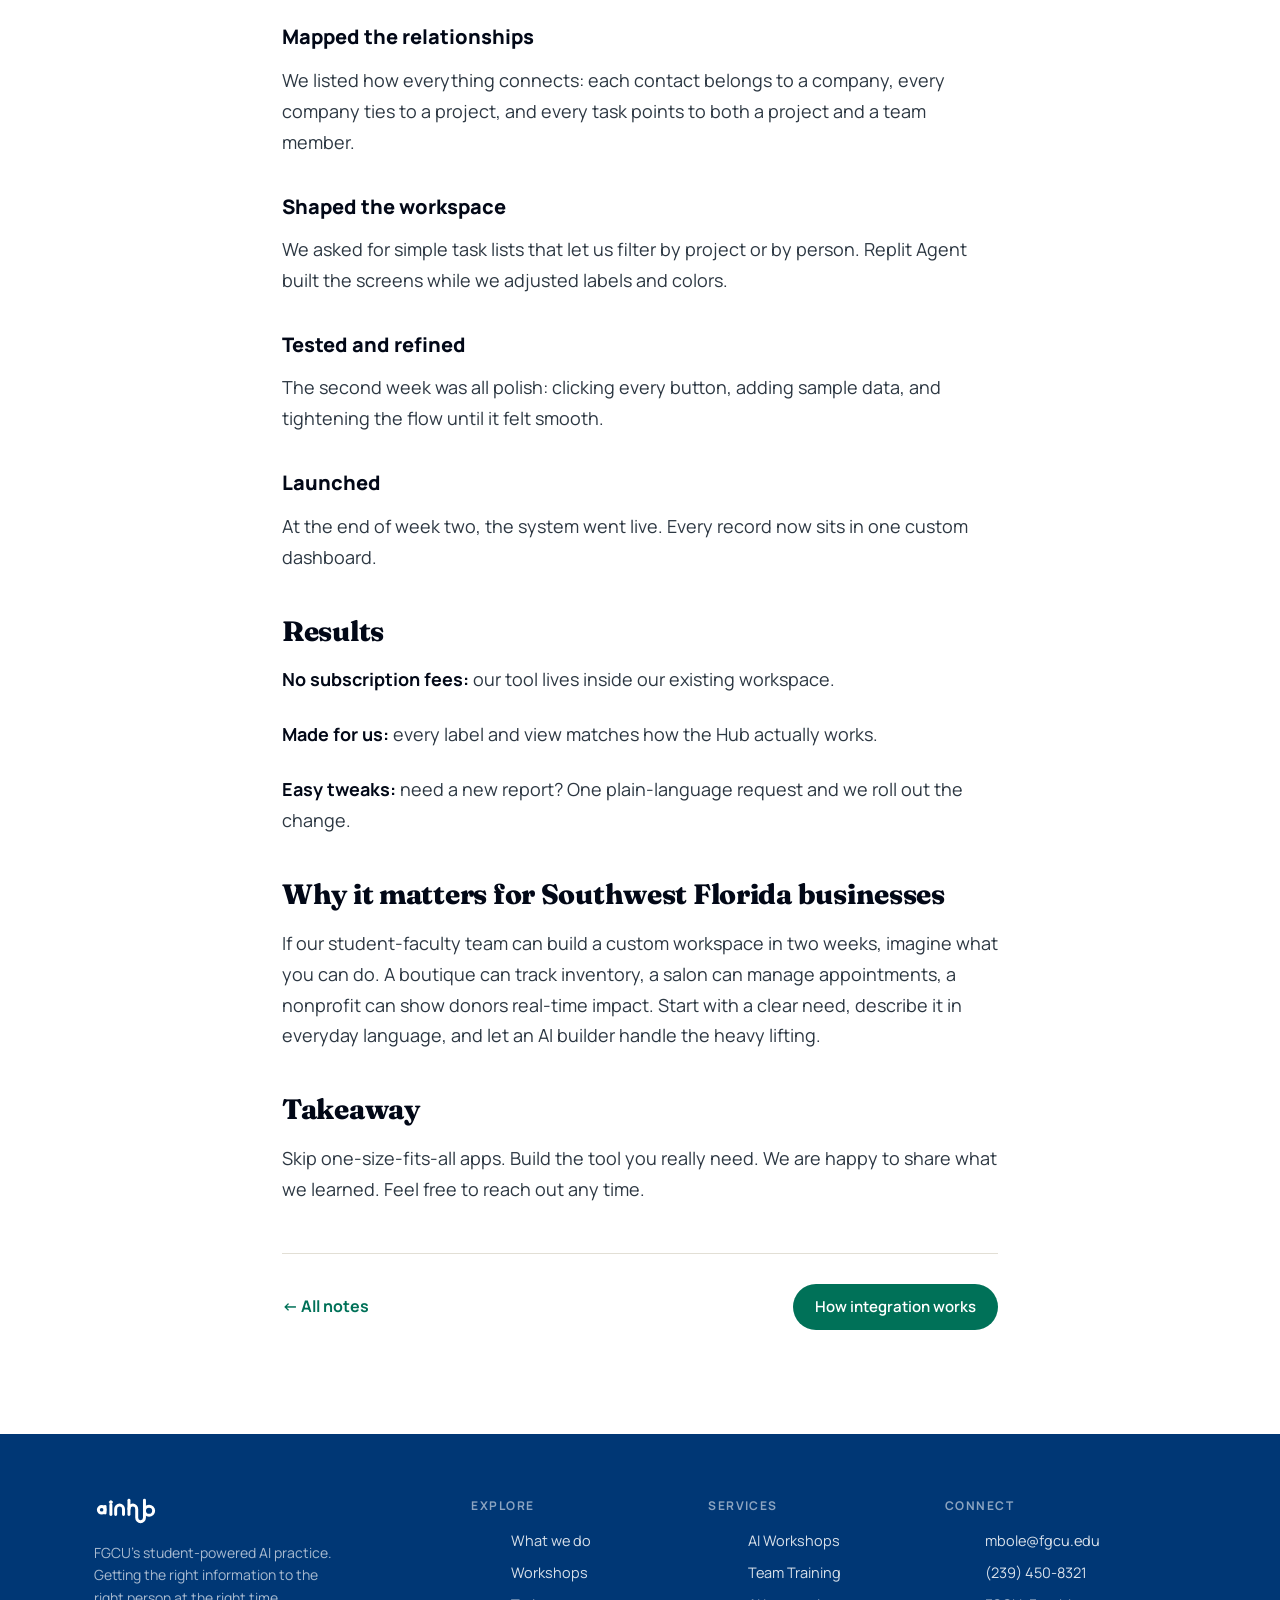
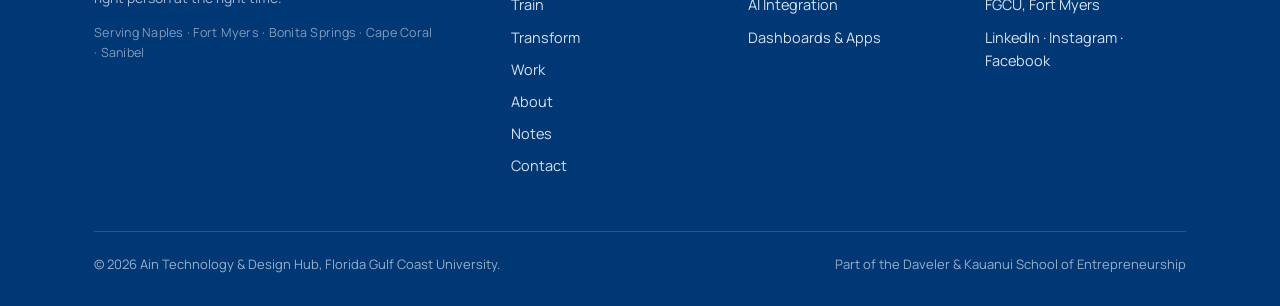
<file: blog/custom-crm-project-board-replit-agent.html>
<!doctype html><html lang="en"><head><meta charset="utf-8"><meta name="viewport" content="width=device-width,initial-scale=1">
<title>Built a Custom CRM and Project Board in Two Weeks with Replit Agent — The Ain Hub</title>
<meta name="description" content="Paying for separate CRM and project-management subscriptions would have drained our budget. We needed one place to handle every lead, project, and student task, so we built it ourselves in two weeks.">
<meta property="og:title" content="Built a Custom CRM and Project Board in Two Weeks with Replit Agent — The Ain Hub">
<meta property="og:description" content="Skip one-size-fits-all apps. Build the tool you really need.">
<meta property="og:type" content="article">
<meta property="og:image" content="https://ainhub-staging.vercel.app/img/og.png">
<meta name="twitter:card" content="summary_large_image">
<link rel="icon" href="../img/favicon.svg" type="image/svg+xml">
<link rel="preconnect" href="https://fonts.googleapis.com"><link rel="preconnect" href="https://fonts.gstatic.com" crossorigin>
<link href="https://fonts.googleapis.com/css2?family=Fraunces:ital,opsz,wght@0,9..144,500;0,9..144,600;0,9..144,800;1,9..144,500;1,9..144,600&family=Manrope:wght@400;500;600;700;800&display=swap" rel="stylesheet">
<link rel="stylesheet" href="../css/site.css">
</head><body>

<nav><div class="wrap nav-in">
  <a href="../index.html"><img class="brand" src="../img/ainhub-wordmark-color.svg" alt="ainhub"></a>
  <button class="nav-toggle" aria-label="Menu"><span></span><span></span><span></span></button>
  <div class="nav-links">
    <div class="has-sub">
      <a href="../what-we-do.html">What we do<span class="caret" aria-hidden="true"></span></a>
      <div class="sub">
        <a href="../workshops.html">Workshops</a>
        <a href="../train.html">Train</a>
        <a href="../transform.html">Transform</a>
      </div>
    </div>
    <a href="../work.html">Work</a>
    <a href="../about.html">About</a>
    <a href="./index.html" class="active">Notes</a>
    <a class="pill sm" href="../contact.html">Talk to us</a>
  </div>
</div></nav>

<header class="page-hero dark">
  <div class="ph-motif">
    <svg class="facet f1" viewBox="0 0 200 200" aria-hidden="true"><path d="M 100,15 L 173,57.5 L 100,100 Z" fill="#7FD0BC"/><path d="M 173,57.5 L 173,142.5 L 100,100 Z" fill="#7FD0BC" fill-opacity="0.5"/><path d="M 100,100 L 173,142.5 L 100,185 L 27,142.5 Z" fill="#00a37a"/><path d="M 27,57.5 L 100,15 L 100,100 L 27,142.5 Z" fill="#00a37a" fill-opacity="0.55"/></svg>
    <svg class="facet f2" viewBox="0 0 100 100" aria-hidden="true"><path d="M50 3 L91 26 L91 74 L50 97 L9 74 L9 26 Z" fill="none" stroke="#7FD0BC" stroke-width="2"/></svg>
    <svg class="facet f3" viewBox="0 0 100 100" aria-hidden="true"><path d="M50 3 L91 26 L91 74 L50 97 L9 74 L9 26 Z" fill="none" stroke="#fff" stroke-width="2.5"/></svg>
  </div>
  <div class="wrap" style="max-width:820px">
    <a href="./index.html" class="eyebrow reveal" style="text-decoration:none;display:inline-block">&larr; Notes</a>
    <h1 class="reveal d1" style="font-size:46px">Built a custom CRM and project board in two weeks with <span class="ac">Replit Agent.</span></h1>
    <div class="reveal d3" style="margin-top:22px;font-size:13.5px;font-weight:600;letter-spacing:.04em;color:rgba(255,255,255,.7);display:flex;gap:12px;flex-wrap:wrap;align-items:center">May 2, 2025 <span style="opacity:.4">&middot;</span> 4 min read <span style="opacity:.4">&middot;</span> Mark Bole</div>
    <div class="reveal d3" style="margin-top:16px;display:flex;gap:8px;flex-wrap:wrap">
      <span style="font-size:11px;font-weight:700;letter-spacing:.06em;text-transform:uppercase;color:#7FD0BC;border:1px solid rgba(127,208,188,.35);padding:5px 11px;border-radius:9999px">CRM</span>
      <span style="font-size:11px;font-weight:700;letter-spacing:.06em;text-transform:uppercase;color:#7FD0BC;border:1px solid rgba(127,208,188,.35);padding:5px 11px;border-radius:9999px">Project Management</span>
      <span style="font-size:11px;font-weight:700;letter-spacing:.06em;text-transform:uppercase;color:#7FD0BC;border:1px solid rgba(127,208,188,.35);padding:5px 11px;border-radius:9999px">AI Development</span>
      <span style="font-size:11px;font-weight:700;letter-spacing:.06em;text-transform:uppercase;color:#7FD0BC;border:1px solid rgba(127,208,188,.35);padding:5px 11px;border-radius:9999px">Cost Savings</span>
    </div>
  </div>
</header>

<section><div class="wrap"><div class="article">
  <img src="../img/blog/crm-replit.png" alt="The custom CRM and project board built with Replit Agent" style="width:100%;border-radius:16px;box-shadow:0 22px 50px rgba(2,8,23,.16);border:1px solid var(--border);display:block;margin-bottom:40px">
  <div class="prose-lg">
    <p>Paying for separate CRM and project-management subscriptions would have drained our budget. We needed one place to handle every lead, project, and student task, so we built it ourselves.</p>

    <h2>What we needed</h2>
    <ul>
      <li>A single list of companies, contacts, and leads</li>
      <li>Projects that link the right people and tasks</li>
      <li>Task lists that sort by project or by team member and show clear priorities</li>
    </ul>

    <h2>How we did it</h2>
    <h3>Learned the basics</h3>
    <p>The team spent two days exploring Replit Agent. Everyone practiced turning plain-language requests into small demo apps.</p>
    <h3>Mapped the relationships</h3>
    <p>We listed how everything connects: each contact belongs to a company, every company ties to a project, and every task points to both a project and a team member.</p>
    <h3>Shaped the workspace</h3>
    <p>We asked for simple task lists that let us filter by project or by person. Replit Agent built the screens while we adjusted labels and colors.</p>
    <h3>Tested and refined</h3>
    <p>The second week was all polish: clicking every button, adding sample data, and tightening the flow until it felt smooth.</p>
    <h3>Launched</h3>
    <p>At the end of week two, the system went live. Every record now sits in one custom dashboard.</p>

    <h2>Results</h2>
    <p><strong>No subscription fees:</strong> our tool lives inside our existing workspace.</p>
    <p><strong>Made for us:</strong> every label and view matches how the Hub actually works.</p>
    <p><strong>Easy tweaks:</strong> need a new report? One plain-language request and we roll out the change.</p>

    <h2>Why it matters for Southwest Florida businesses</h2>
    <p>If our student-faculty team can build a custom workspace in two weeks, imagine what you can do. A boutique can track inventory, a salon can manage appointments, a nonprofit can show donors real-time impact. Start with a clear need, describe it in everyday language, and let an AI builder handle the heavy lifting.</p>

    <h2>Takeaway</h2>
    <p>Skip one-size-fits-all apps. Build the tool you really need. We are happy to share what we learned. Feel free to reach out any time.</p>
  </div>
  <div class="article-foot">
    <a href="./index.html" class="back">&larr; All notes</a>
    <a href="../transform.html" class="pill sm">How integration works</a>
  </div>
</div></div></section>

<footer><div class="wrap">
  <div class="foot-grid">
    <div>
      <img class="fl" src="../img/ainhub-wordmark-white.svg" alt="ainhub">
      <p class="ft">FGCU&rsquo;s student&#8209;powered AI practice. Getting the right information to the right person at the right time.</p>
      <p class="serving">Serving Naples &middot; Fort Myers &middot; Bonita Springs &middot; Cape Coral &middot; Sanibel</p>
    </div>
    <div><h4>Explore</h4><ul>
      <li><a href="../what-we-do.html">What we do</a></li>
      <li><a href="../workshops.html">Workshops</a></li>
      <li><a href="../train.html">Train</a></li>
      <li><a href="../transform.html">Transform</a></li>
      <li><a href="../work.html">Work</a></li>
      <li><a href="../about.html">About</a></li>
      <li><a href="./index.html">Notes</a></li>
      <li><a href="../contact.html">Contact</a></li>
    </ul></div>
    <div><h4>Services</h4><ul>
      <li><a href="../workshops.html">AI Workshops</a></li>
      <li><a href="../train.html">Team Training</a></li>
      <li><a href="../transform.html">AI Integration</a></li>
      <li><a href="../transform.html">Dashboards &amp; Apps</a></li>
    </ul></div>
    <div><h4>Connect</h4><ul>
      <li><a href="mailto:mbole@fgcu.edu">mbole@fgcu.edu</a></li>
      <li><a href="tel:+12394508321">(239) 450&#8209;8321</a></li>
      <li>FGCU, Fort Myers</li>
      <li>LinkedIn &middot; Instagram &middot; Facebook</li>
    </ul></div>
  </div>
  <div class="foot-bot"><span>&copy; 2026 Ain Technology &amp; Design Hub, Florida Gulf Coast University.</span><span>Part of the Daveler &amp; Kauanui School of Entrepreneurship</span></div>
</div></footer>

<script src="../js/site.js"></script>
</body></html>
</file>
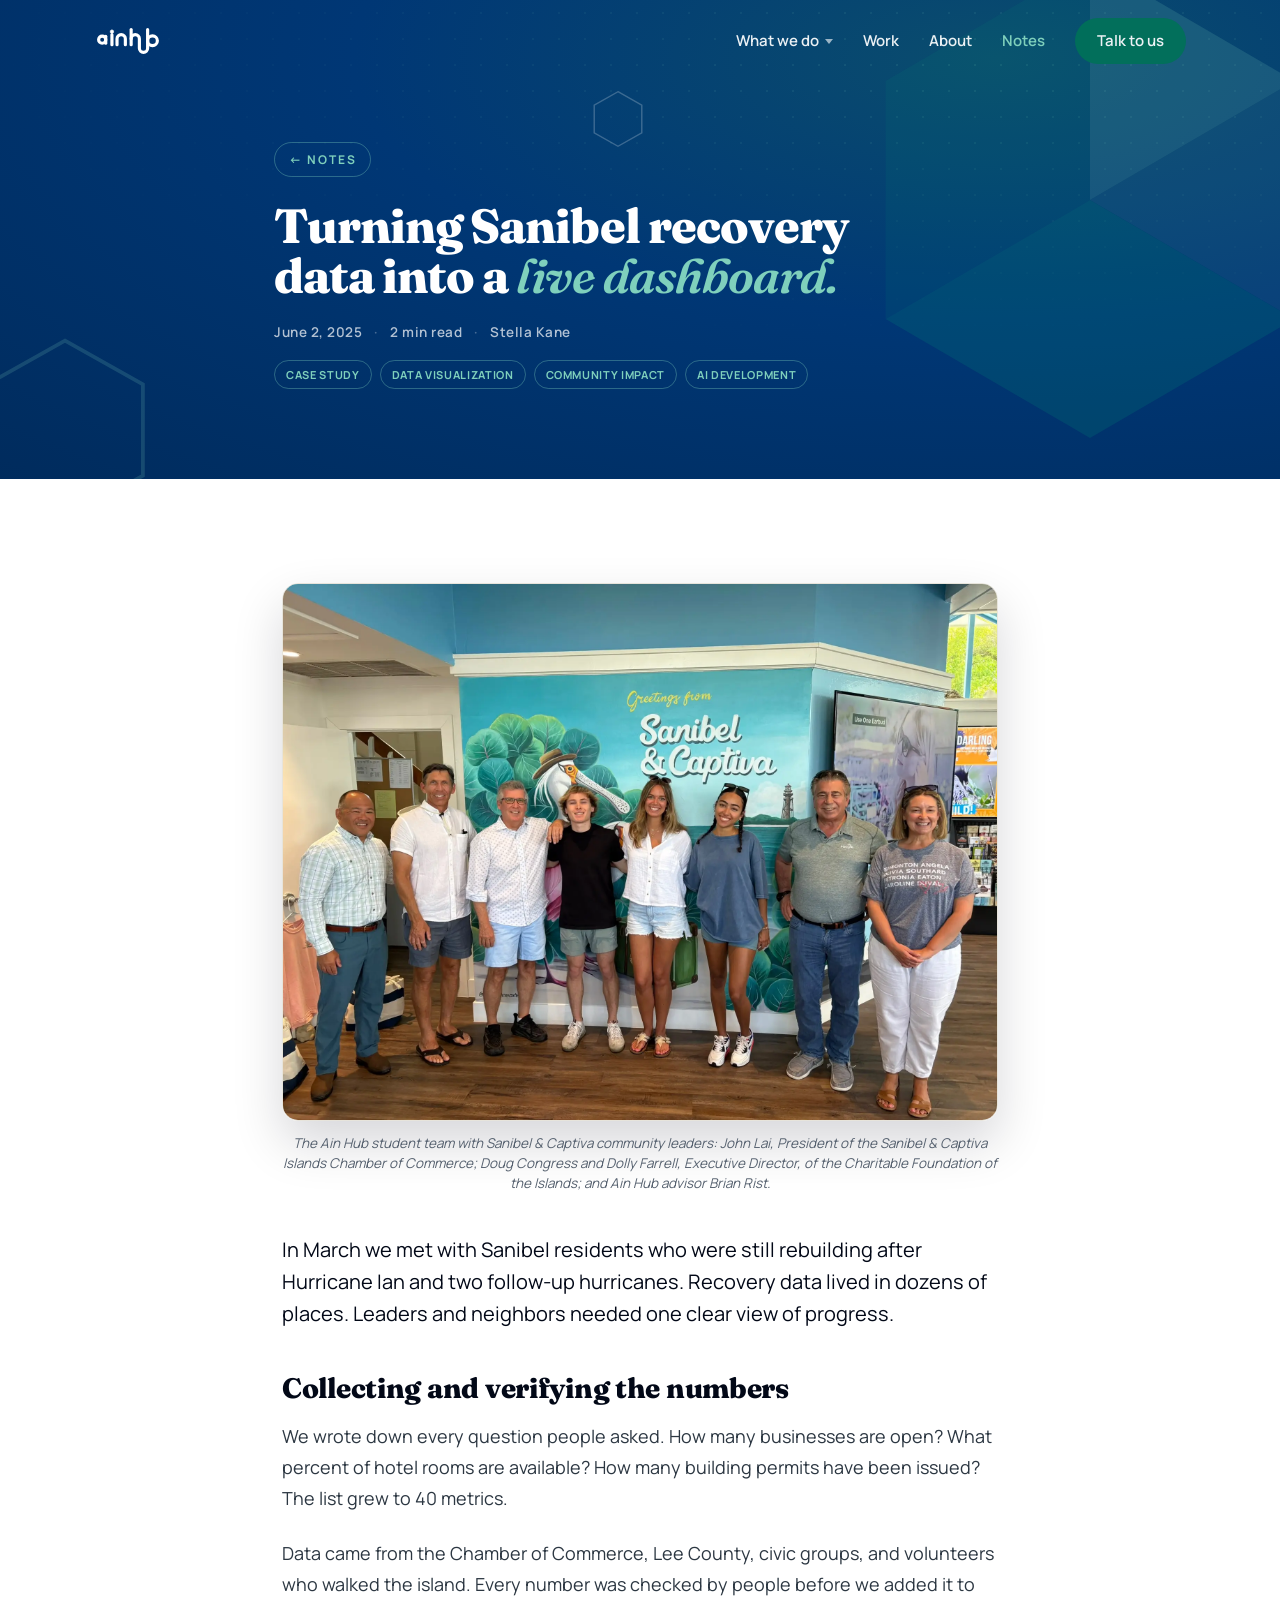
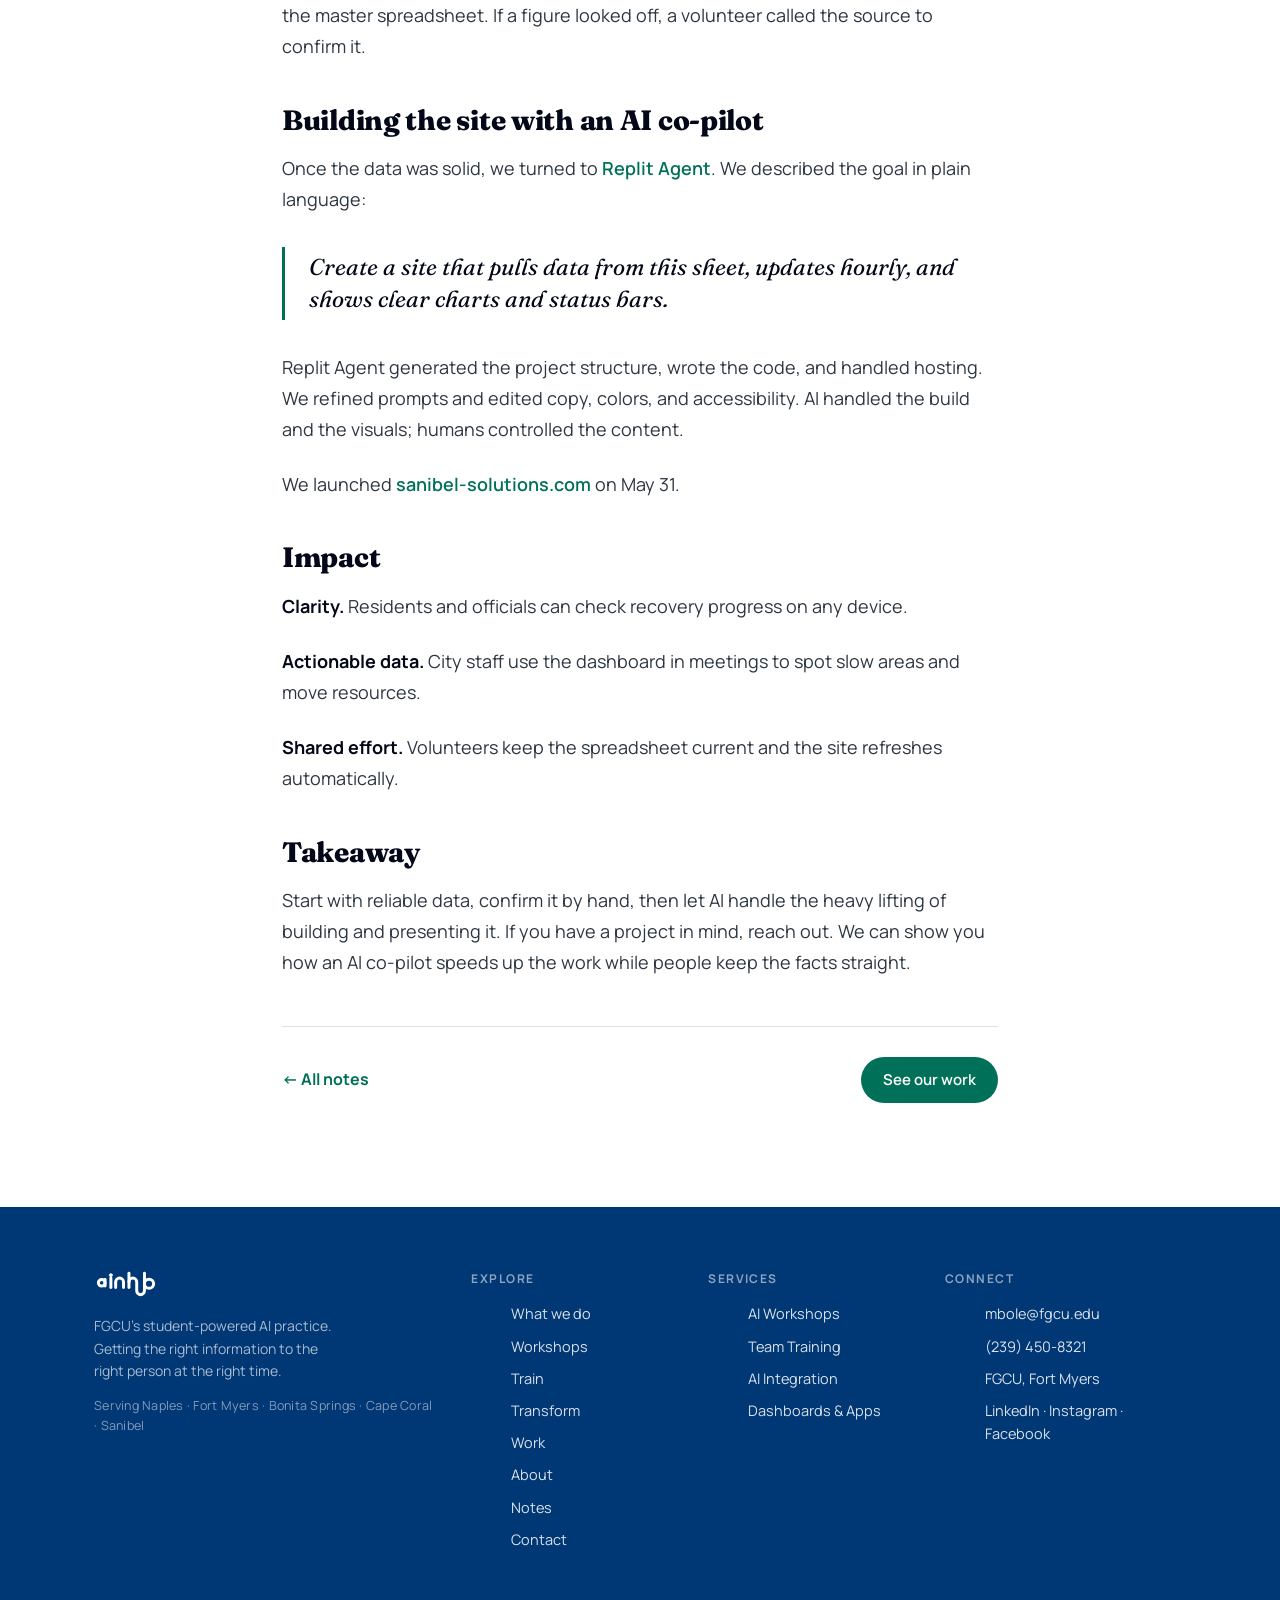
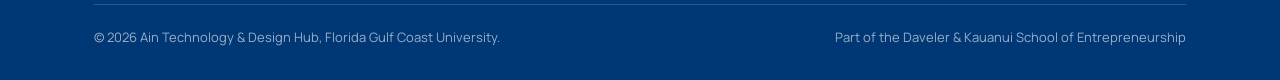
<file: blog/sanibel-recovery-data-dashboard.html>
<!doctype html><html lang="en"><head><meta charset="utf-8"><meta name="viewport" content="width=device-width,initial-scale=1">
<title>Turning Sanibel Recovery Data into a Live Dashboard — The Ain Hub</title>
<meta name="description" content="How a team of six students consolidated ~40 scattered post-Ian recovery metrics into one live dashboard, built with an AI co-pilot, verified by hand, and now used by Sanibel's civic leaders.">
<meta property="og:title" content="Turning Sanibel Recovery Data into a Live Dashboard — The Ain Hub">
<meta property="og:description" content="Start with reliable data, confirm it by hand, then let AI handle the heavy lifting of building and presenting it.">
<meta property="og:type" content="article">
<meta property="og:image" content="https://ainhub-staging.vercel.app/img/og.png">
<meta name="twitter:card" content="summary_large_image">
<link rel="icon" href="../img/favicon.svg" type="image/svg+xml">
<link rel="preconnect" href="https://fonts.googleapis.com"><link rel="preconnect" href="https://fonts.gstatic.com" crossorigin>
<link href="https://fonts.googleapis.com/css2?family=Fraunces:ital,opsz,wght@0,9..144,500;0,9..144,600;0,9..144,800;1,9..144,500;1,9..144,600&family=Manrope:wght@400;500;600;700;800&display=swap" rel="stylesheet">
<link rel="stylesheet" href="../css/site.css">
</head><body>

<nav><div class="wrap nav-in">
  <a href="../index.html"><img class="brand" src="../img/ainhub-wordmark-color.svg" alt="ainhub"></a>
  <button class="nav-toggle" aria-label="Menu"><span></span><span></span><span></span></button>
  <div class="nav-links">
    <div class="has-sub">
      <a href="../what-we-do.html">What we do<span class="caret" aria-hidden="true"></span></a>
      <div class="sub">
        <a href="../workshops.html">Workshops</a>
        <a href="../train.html">Train</a>
        <a href="../transform.html">Transform</a>
      </div>
    </div>
    <a href="../work.html">Work</a>
    <a href="../about.html">About</a>
    <a href="./index.html" class="active">Notes</a>
    <a class="pill sm" href="../contact.html">Talk to us</a>
  </div>
</div></nav>

<header class="page-hero dark">
  <div class="ph-motif">
    <svg class="facet f1" viewBox="0 0 200 200" aria-hidden="true"><path d="M 100,15 L 173,57.5 L 100,100 Z" fill="#7FD0BC"/><path d="M 173,57.5 L 173,142.5 L 100,100 Z" fill="#7FD0BC" fill-opacity="0.5"/><path d="M 100,100 L 173,142.5 L 100,185 L 27,142.5 Z" fill="#00a37a"/><path d="M 27,57.5 L 100,15 L 100,100 L 27,142.5 Z" fill="#00a37a" fill-opacity="0.55"/></svg>
    <svg class="facet f2" viewBox="0 0 100 100" aria-hidden="true"><path d="M50 3 L91 26 L91 74 L50 97 L9 74 L9 26 Z" fill="none" stroke="#7FD0BC" stroke-width="2"/></svg>
    <svg class="facet f3" viewBox="0 0 100 100" aria-hidden="true"><path d="M50 3 L91 26 L91 74 L50 97 L9 74 L9 26 Z" fill="none" stroke="#fff" stroke-width="2.5"/></svg>
  </div>
  <div class="wrap" style="max-width:820px">
    <a href="./index.html" class="eyebrow reveal" style="text-decoration:none;display:inline-block">&larr; Notes</a>
    <h1 class="reveal d1" style="font-size:48px">Turning Sanibel recovery data into a <span class="ac">live dashboard.</span></h1>
    <div class="reveal d3" style="margin-top:22px;font-size:13.5px;font-weight:600;letter-spacing:.04em;color:rgba(255,255,255,.7);display:flex;gap:12px;flex-wrap:wrap;align-items:center">June 2, 2025 <span style="opacity:.4">&middot;</span> 2 min read <span style="opacity:.4">&middot;</span> Stella Kane</div>
    <div class="reveal d3" style="margin-top:16px;display:flex;gap:8px;flex-wrap:wrap">
      <span style="font-size:11px;font-weight:700;letter-spacing:.06em;text-transform:uppercase;color:#7FD0BC;border:1px solid rgba(127,208,188,.35);padding:5px 11px;border-radius:9999px">Case Study</span>
      <span style="font-size:11px;font-weight:700;letter-spacing:.06em;text-transform:uppercase;color:#7FD0BC;border:1px solid rgba(127,208,188,.35);padding:5px 11px;border-radius:9999px">Data Visualization</span>
      <span style="font-size:11px;font-weight:700;letter-spacing:.06em;text-transform:uppercase;color:#7FD0BC;border:1px solid rgba(127,208,188,.35);padding:5px 11px;border-radius:9999px">Community Impact</span>
      <span style="font-size:11px;font-weight:700;letter-spacing:.06em;text-transform:uppercase;color:#7FD0BC;border:1px solid rgba(127,208,188,.35);padding:5px 11px;border-radius:9999px">AI Development</span>
    </div>
  </div>
</header>

<section><div class="wrap"><div class="article">
  <figure style="margin:0 0 40px">
    <img src="../img/blog/sanibel-team.webp" alt="The Ain Hub team with Sanibel community leaders in front of a Greetings from Sanibel &amp; Captiva mural" style="width:100%;border-radius:16px;box-shadow:0 22px 50px rgba(2,8,23,.16);border:1px solid var(--border);display:block">
    <figcaption style="font-size:13.5px;color:var(--muted);font-style:italic;margin-top:12px;line-height:1.5;text-align:center">The Ain Hub student team with Sanibel &amp; Captiva community leaders: John Lai, President of the Sanibel &amp; Captiva Islands Chamber of Commerce; Doug Congress and Dolly Farrell, Executive Director, of the Charitable Foundation of the Islands; and Ain Hub advisor Brian Rist.</figcaption>
  </figure>
  <div class="prose-lg">
    <p>In March we met with Sanibel residents who were still rebuilding after Hurricane Ian and two follow-up hurricanes. Recovery data lived in dozens of places. Leaders and neighbors needed one clear view of progress.</p>

    <h2>Collecting and verifying the numbers</h2>
    <p>We wrote down every question people asked. How many businesses are open? What percent of hotel rooms are available? How many building permits have been issued? The list grew to 40 metrics.</p>
    <p>Data came from the Chamber of Commerce, Lee County, civic groups, and volunteers who walked the island. Every number was checked by people before we added it to the master spreadsheet. If a figure looked off, a volunteer called the source to confirm it.</p>

    <h2>Building the site with an AI co-pilot</h2>
    <p>Once the data was solid, we turned to <a href="https://docs.replit.com/replitai/agent" target="_blank" rel="noopener">Replit Agent</a>. We described the goal in plain language:</p>
    <blockquote>Create a site that pulls data from this sheet, updates hourly, and shows clear charts and status bars.</blockquote>
    <p>Replit Agent generated the project structure, wrote the code, and handled hosting. We refined prompts and edited copy, colors, and accessibility. AI handled the build and the visuals; humans controlled the content.</p>
    <p>We launched <a href="https://sanibel-solutions.com/" target="_blank" rel="noopener">sanibel-solutions.com</a> on May 31.</p>

    <h2>Impact</h2>
    <p><strong>Clarity.</strong> Residents and officials can check recovery progress on any device.</p>
    <p><strong>Actionable data.</strong> City staff use the dashboard in meetings to spot slow areas and move resources.</p>
    <p><strong>Shared effort.</strong> Volunteers keep the spreadsheet current and the site refreshes automatically.</p>

    <h2>Takeaway</h2>
    <p>Start with reliable data, confirm it by hand, then let AI handle the heavy lifting of building and presenting it. If you have a project in mind, reach out. We can show you how an AI co-pilot speeds up the work while people keep the facts straight.</p>
  </div>
  <div class="article-foot">
    <a href="./index.html" class="back">&larr; All notes</a>
    <a href="../work.html" class="pill sm">See our work</a>
  </div>
</div></div></section>

<footer><div class="wrap">
  <div class="foot-grid">
    <div>
      <img class="fl" src="../img/ainhub-wordmark-white.svg" alt="ainhub">
      <p class="ft">FGCU&rsquo;s student&#8209;powered AI practice. Getting the right information to the right person at the right time.</p>
      <p class="serving">Serving Naples &middot; Fort Myers &middot; Bonita Springs &middot; Cape Coral &middot; Sanibel</p>
    </div>
    <div><h4>Explore</h4><ul>
      <li><a href="../what-we-do.html">What we do</a></li>
      <li><a href="../workshops.html">Workshops</a></li>
      <li><a href="../train.html">Train</a></li>
      <li><a href="../transform.html">Transform</a></li>
      <li><a href="../work.html">Work</a></li>
      <li><a href="../about.html">About</a></li>
      <li><a href="./index.html">Notes</a></li>
      <li><a href="../contact.html">Contact</a></li>
    </ul></div>
    <div><h4>Services</h4><ul>
      <li><a href="../workshops.html">AI Workshops</a></li>
      <li><a href="../train.html">Team Training</a></li>
      <li><a href="../transform.html">AI Integration</a></li>
      <li><a href="../transform.html">Dashboards &amp; Apps</a></li>
    </ul></div>
    <div><h4>Connect</h4><ul>
      <li><a href="mailto:mbole@fgcu.edu">mbole@fgcu.edu</a></li>
      <li><a href="tel:+12394508321">(239) 450&#8209;8321</a></li>
      <li>FGCU, Fort Myers</li>
      <li>LinkedIn &middot; Instagram &middot; Facebook</li>
    </ul></div>
  </div>
  <div class="foot-bot"><span>&copy; 2026 Ain Technology &amp; Design Hub, Florida Gulf Coast University.</span><span>Part of the Daveler &amp; Kauanui School of Entrepreneurship</span></div>
</div></footer>

<script src="../js/site.js"></script>
</body></html>
</file>
<file: css/site.css>
/* ============================================================
   The Ain Hub — shared site styles
   Brand: blue (#003775 base) + green (#007158 signal) on warm paper.
   Fonts: Fraunces (display) + Manrope (body). No teal, no mint.
   ============================================================ */

:root{
  --green:#007158;--green-d:#00553F;--green-s:#D6E8E1;
  --blue:#003775;--blue-d:#002A5A;--blue-s:#D5DFEC;--bright:#0077B6;
  --ink:#020817;--paper:#E3E8E1;--surf:#fff;--warm:#FAF9F6;
  --muted:#56616F;--border:#E7E4DB;--hair:#E2DFD5;
}

*{margin:0;box-sizing:border-box}
html{scroll-behavior:smooth}
body{font-family:Manrope,system-ui,sans-serif;color:var(--ink);background:var(--surf);line-height:1.6;-webkit-font-smoothing:antialiased}
a{text-decoration:none;color:inherit}
img{max-width:100%;display:block}

.wrap{max-width:1180px;margin:0 auto;padding:0 44px}

/* ---- Typography ---- */
h1,h2{font-family:Fraunces,serif;font-weight:800;letter-spacing:-.02em;color:var(--ink);line-height:1.04;text-wrap:balance}
h3{font-family:Manrope;font-weight:800}
.eyebrow{font-weight:700;letter-spacing:.18em;text-transform:uppercase;font-size:12.5px;color:var(--green)}
.lead{font-size:20px;color:var(--muted);font-weight:500}
.prose p{color:var(--muted);font-size:17.5px;margin-bottom:16px}
.prose p strong{color:var(--ink)}

/* ---- Buttons ---- */
.pill{display:inline-flex;align-items:center;gap:8px;font-weight:600;font-size:16px;padding:15px 28px;border-radius:9999px;background:var(--green);color:#fff;transition:.2s;border:none;cursor:pointer;font-family:inherit}
.pill:hover{background:var(--green-d);transform:translateY(-2px)}
.pill.line{background:transparent;border:1.5px solid var(--green);color:var(--green-d)}
.pill.line:hover{background:rgba(0,113,88,.08)}
.pill.sm{padding:11px 22px;font-size:15px}
.pill.wht{background:#fff;color:var(--green-d)}.pill.wht:hover{background:#f0efe9}
.ghost{display:inline-flex;align-items:center;gap:6px;font-weight:600;font-size:16px;color:var(--green);padding:15px 6px;cursor:pointer}
.ghost:hover{gap:11px}
.ghost.lt{color:#fff}

/* ---- Reveal animation ---- */
.reveal{opacity:0;transform:translateY(24px);transition:opacity .7s ease,transform .7s ease}
.reveal.in{opacity:1;transform:none}
.d1{transition-delay:.07s}.d2{transition-delay:.14s}.d3{transition-delay:.21s}.d4{transition-delay:.28s}.d5{transition-delay:.35s}
html.shot .reveal{opacity:1!important;transform:none!important;transition:none!important}
@media (prefers-reduced-motion:reduce){.reveal{opacity:1;transform:none;transition:none}}

/* ---- Nav ---- */
nav{position:sticky;top:0;z-index:40;transition:.25s}
nav.scrolled{background:var(--paper);box-shadow:0 1px 0 var(--hair)}
.nav-in{display:flex;align-items:center;justify-content:space-between;height:82px}
.nav-in .brand{height:32px}
.nav-links{display:flex;align-items:center;gap:30px;font-weight:600;font-size:15px}
.nav-links a{opacity:.82}
.nav-links a:hover,.nav-links a.active{opacity:1;color:var(--green)}
.nav-toggle{display:none;background:none;border:0;cursor:pointer;padding:8px;flex-direction:column;gap:5px}
.nav-toggle span{width:24px;height:2px;background:var(--ink);border-radius:2px;transition:.25s}

/* ---- Hero (home) ---- */
.hero{background:var(--paper);position:relative;overflow:hidden}
.hero-grid{display:grid;grid-template-columns:1.12fr .88fr;gap:60px;align-items:center;padding:70px 0 104px}
.hero h1{font-size:76px;margin:22px 0 22px;max-width:9.7em}
.hero .lead{max-width:485px}
.hero .cta{display:flex;align-items:center;gap:16px;margin:36px 0 24px;flex-wrap:wrap}
.hero .rate{font-size:14.5px;color:var(--ink);font-weight:600}
.hero .rate .stars{color:#E0A100;letter-spacing:2px}
.hero-art{display:flex;justify-content:center}
.hero-art svg{width:100%;max-width:430px;height:auto;filter:drop-shadow(0 26px 50px rgba(2,8,23,.18))}

/* ---- Page hero (inner pages) ---- */
.page-hero{background:var(--paper);padding:64px 0 60px}
.page-hero h1{font-size:58px;margin:16px 0 18px;max-width:13em}
.page-hero .lead{max-width:640px}
.page-hero .cta{margin-top:30px;display:flex;gap:14px;flex-wrap:wrap}

/* ---- Credibility band: marquee + stats + press ---- */
.cred{background:var(--warm);border-top:1px solid var(--hair);border-bottom:1px solid var(--hair);padding:36px 0 40px}
.cred-label{text-align:center;font-size:12px;font-weight:700;letter-spacing:.16em;text-transform:uppercase;color:var(--muted);margin-bottom:22px}
.marquee{overflow:hidden;-webkit-mask-image:linear-gradient(90deg,transparent,#000 8%,#000 92%,transparent);mask-image:linear-gradient(90deg,transparent,#000 8%,#000 92%,transparent)}
.marquee-track{display:flex;align-items:center;gap:54px;width:max-content;animation:marq 46s linear infinite}
.marquee:hover .marquee-track{animation-play-state:paused}
@keyframes marq{to{transform:translateX(-50%)}}
.logo-item{display:flex;align-items:center;justify-content:center;height:42px;flex:0 0 auto}
.logo-item img{height:38px;width:auto;object-fit:contain;filter:grayscale(1);opacity:.62;transition:.25s}
.logo-item:hover img{opacity:1;filter:grayscale(0)}
.logo-chip{font-weight:800;font-size:18px;letter-spacing:-.01em;color:var(--muted);opacity:.72;white-space:nowrap}
html.shot .marquee-track,html .marquee-track.static{animation:none;flex-wrap:wrap;justify-content:center;width:auto;gap:40px 54px}
@media (prefers-reduced-motion:reduce){.marquee-track{animation:none;flex-wrap:wrap;justify-content:center;width:auto}}
.stats{display:flex;flex-wrap:wrap;justify-content:center;gap:56px;text-align:center;margin-top:38px}
.stat .n{font-family:Fraunces;font-weight:800;font-size:42px;line-height:1;color:var(--green)}
.stat .n em{font-style:normal;color:var(--muted);font-size:24px}
.stat .l{font-size:13.5px;color:var(--muted);margin-top:6px;font-weight:600;letter-spacing:.02em}
.press{margin-top:30px;text-align:center;font-size:12.5px;color:var(--muted);letter-spacing:.03em}
.press .pl{display:block;font-weight:700;letter-spacing:.16em;text-transform:uppercase;font-size:11px;margin-bottom:8px;opacity:.8}
.press b{color:var(--ink);font-weight:700}

/* ---- Sections ---- */
section{padding:104px 0}
.sec-warm{background:var(--warm)}.sec-paper{background:var(--paper)}
.sec-blue{background:var(--blue);color:#fff}
.sec-blue h2,.sec-blue h3{color:#fff}
.sec-blue .lead,.sec-blue .prose p{color:rgba(255,255,255,.8)}
.sec-blue .eyebrow{color:#7FD0BC}
.head{max-width:620px}
.head.center{margin:0 auto;text-align:center}
.head h2{font-size:46px;margin:14px 0 14px}
.head p{color:var(--muted);font-size:19px}
.sec-blue .head p{color:rgba(255,255,255,.8)}

/* ---- Ladder (stepped) ---- */
.steps{display:grid;grid-template-columns:1fr 1fr 1.04fr;gap:18px;margin-top:56px;align-items:start}
.step{background:var(--surf);border:1px solid var(--border);border-radius:20px;padding:30px 28px;position:relative;display:block}
.step .num{font-family:Fraunces;font-weight:800;font-size:28px;color:var(--green);background:var(--surf);width:64px;height:64px;border-radius:50%;display:flex;align-items:center;justify-content:center;border:2px solid var(--green-s);margin-bottom:20px}
.step .lab{font-weight:700;letter-spacing:.12em;text-transform:uppercase;font-size:12px;color:var(--green);margin-bottom:6px}
.step h3{font-size:23px;margin-bottom:10px}
.step p{color:var(--muted);font-size:15.5px}
.step.hot{background:var(--green);color:#fff;border-color:var(--green);padding:34px 30px;box-shadow:0 22px 50px rgba(0,113,88,.32)}
.step.hot .num{border-color:#fff;background:#fff;color:var(--green)}
.step.hot .lab{color:rgba(255,255,255,.85)}
.step.hot h3{color:#fff}
.step.hot p{color:rgba(255,255,255,.9)}
.step.hot .tag{display:inline-block;margin-top:14px;font-size:11px;font-weight:700;letter-spacing:.08em;text-transform:uppercase;color:var(--green);background:#fff;padding:6px 13px;border-radius:9999px}

/* ---- Method strip (how integration works) ---- */
.method{display:grid;grid-template-columns:repeat(4,1fr);gap:26px;margin-top:56px;position:relative}
.method:before{content:"";position:absolute;top:33px;left:9%;right:9%;height:2px;background:repeating-linear-gradient(90deg,var(--green-s) 0 14px,transparent 14px 26px);z-index:0}
.mstep{position:relative;z-index:1}
.mstep .mn{width:66px;height:66px;border-radius:18px;background:var(--blue);color:#fff;font-family:Fraunces;font-weight:800;font-size:26px;display:flex;align-items:center;justify-content:center;margin-bottom:22px;box-shadow:0 12px 26px rgba(0,55,117,.28);position:relative;z-index:2}
.mstep:nth-child(4) .mn{background:var(--green);box-shadow:0 12px 26px rgba(0,113,88,.3)}
.mstep h3{font-size:19px;margin-bottom:8px}
.mstep p{color:var(--muted);font-size:15px}
.sec-blue .mstep .mn{background:#fff;color:var(--blue)}
.sec-blue .mstep:nth-child(4) .mn{background:var(--green);color:#fff}
.sec-blue .mstep p{color:rgba(255,255,255,.72)}
/* Process flow: directional arrows instead of counting numbers (→ → → ✓) */
.mstep .mn{font-size:0}
.mstep .mn::before{content:"\2192";font-size:26px;line-height:1}
.mstep:last-child .mn{background:var(--green);box-shadow:0 12px 26px rgba(0,113,88,.3)}
.mstep:last-child .mn::before{content:"\2713"}
.sec-blue .mstep:last-child .mn{background:var(--green);color:#fff}
/* "Ways in" are parallel choices, not a numbered sequence — drop the count */
.steps .num{display:none}

/* ---- Split ---- */
.split{display:grid;grid-template-columns:1fr 1fr;gap:60px;align-items:center}
.split.rev .col-img{order:2}
.split img.shot-img{width:100%;border-radius:18px;box-shadow:0 22px 46px rgba(2,8,23,.13);object-fit:cover}
.split img.shot-img.portrait{max-width:380px;justify-self:center}
.split h2{font-size:40px;margin:14px 0 18px}
.split p{color:var(--muted);font-size:17.5px;margin-bottom:14px}
.quote{border-left:3px solid var(--green);padding:4px 0 4px 20px;margin:22px 0;font-family:Fraunces;font-style:italic;font-size:21px;color:var(--ink);line-height:1.4}
.quote span{display:block;font-family:Manrope;font-style:normal;font-size:14px;color:var(--muted);margin-top:10px;font-weight:600}
.sec-blue .quote{color:#fff;border-color:#7FD0BC}.sec-blue .quote span{color:rgba(255,255,255,.7)}

/* ---- Before / After ---- */
.ba{display:grid;grid-template-columns:1fr 1fr;gap:18px;margin:24px 0}
.ba .cell{border:1px solid var(--border);border-radius:14px;padding:20px 22px;background:var(--surf)}
.ba .cell.aft{border-color:var(--green-s);background:var(--green-s)}
.ba .k{font-size:11px;font-weight:700;letter-spacing:.14em;text-transform:uppercase;color:var(--muted);margin-bottom:8px}
.ba .cell.aft .k{color:var(--green-d)}
.ba .v{font-size:16px;color:var(--ink);line-height:1.5}

/* ---- Deliverables / check lists ---- */
.checks{list-style:none;margin:8px 0 4px}
.checks li{position:relative;padding:7px 0 7px 30px;font-size:16px;color:var(--ink);border-bottom:1px solid var(--hair)}
.checks li:last-child{border-bottom:none}
.checks li:before{content:"";position:absolute;left:0;top:13px;width:16px;height:16px;border-radius:50%;background:var(--green-s)}
.checks li:after{content:"";position:absolute;left:5px;top:17px;width:6px;height:3px;border-left:2px solid var(--green);border-bottom:2px solid var(--green);transform:rotate(-45deg)}

/* ---- Table ---- */
.tbl{width:100%;border-collapse:collapse;margin-top:6px;font-size:15px}
.tbl th,.tbl td{padding:12px 12px;text-align:center;border-bottom:1px solid var(--hair)}
.tbl thead th{color:var(--muted);font-size:12px;letter-spacing:.06em;text-transform:uppercase;font-weight:700;border-bottom:2px solid var(--border)}
.tbl td:first-child,.tbl th:first-child{text-align:left;font-weight:600;color:var(--ink)}
.tbl tr:last-child td{border-bottom:none}
.dotf{display:inline-block;width:12px;height:12px;border-radius:50%;background:var(--green)}
.doto{display:inline-block;width:12px;height:12px;border-radius:50%;border:2px solid #aeb6bf}
.na{color:#cfd3d8}
.legend{font-size:12.5px;color:var(--muted);margin-top:14px;display:flex;gap:18px;flex-wrap:wrap}

/* ---- Feature / value cards ---- */
.grid3{display:grid;grid-template-columns:repeat(3,1fr);gap:22px;margin-top:48px}
.grid2{display:grid;grid-template-columns:repeat(2,1fr);gap:22px;margin-top:40px}
.card{background:var(--surf);border:1px solid var(--border);border-radius:18px;padding:30px}
.card .ico{width:44px;height:44px;border-radius:11px;background:var(--green-s);display:flex;align-items:center;justify-content:center;margin-bottom:16px;font-size:22px}
.card h3{font-size:19px;margin-bottom:8px}
.card p{color:var(--muted);font-size:15.5px}
.sec-warm .card,.sec-paper .card{background:var(--surf)}

/* ---- Format cards (workshops) ---- */
.fmt{display:grid;grid-template-columns:1fr 1fr;gap:24px;margin-top:44px}
.fmt .box{border:1px solid var(--border);border-radius:20px;padding:34px;background:var(--surf)}
.fmt .box.feature{border-color:var(--green-s);box-shadow:0 16px 40px rgba(0,113,88,.08)}
.fmt .box .tag{display:inline-block;font-size:11px;font-weight:700;letter-spacing:.1em;text-transform:uppercase;color:var(--green);background:var(--green-s);padding:5px 12px;border-radius:9999px;margin-bottom:14px}
.fmt .box h3{font-size:24px;margin-bottom:6px}
.fmt .box .meta{font-size:14px;color:var(--muted);margin-bottom:16px;font-weight:600}

/* ---- Testimonials ---- */
.tgrid{display:grid;grid-template-columns:repeat(3,1fr);gap:22px;margin-top:48px}
.tcard{background:var(--surf);border-radius:18px;padding:30px;box-shadow:0 10px 30px rgba(2,8,23,.05)}
.tcard .stars{color:#E0A100;letter-spacing:2px;font-size:15px}
.tcard p{font-size:16px;color:var(--ink);margin:14px 0 16px;line-height:1.55}
.tcard .who{font-size:13.5px;color:var(--muted);font-weight:600}

/* ---- Team / founder ---- */
.founder{display:flex;align-items:center;gap:16px;margin-top:26px}
.founder img{width:60px;height:60px;border-radius:50%;object-fit:cover}
.founder .nm{font-weight:700}
.founder .ph{font-size:14.5px;color:var(--muted);font-style:italic;font-family:Fraunces}

/* ---- CTA band ---- */
.cta-band{background:var(--green-s);text-align:center;position:relative;overflow:hidden}
.cta-band .wrap{position:relative;z-index:1}
.cta-band h2{font-size:50px;margin-bottom:14px}
.cta-band p{color:var(--green-d);font-size:19px;max-width:560px;margin:0 auto 30px;font-weight:500}
.cta-band .row{display:flex;gap:16px;justify-content:center;flex-wrap:wrap;align-items:center}

/* ---- Contact form ---- */
.form{background:var(--surf);border:1px solid var(--border);border-radius:20px;padding:34px;box-shadow:0 16px 44px rgba(2,8,23,.06)}
.field{margin-bottom:18px}
.field label{display:block;font-size:13.5px;font-weight:700;color:var(--ink);margin-bottom:7px}
.field label .opt{color:var(--muted);font-weight:500}
.field input,.field textarea{width:100%;font-family:inherit;font-size:15.5px;color:var(--ink);background:var(--warm);border:1px solid var(--border);border-radius:11px;padding:13px 15px;transition:.2s}
.field input:focus,.field textarea:focus{outline:none;border-color:var(--green);background:#fff;box-shadow:0 0 0 3px rgba(0,113,88,.12)}
.field textarea{min-height:130px;resize:vertical}
.chips{display:flex;flex-wrap:wrap;gap:9px}
.chips label{display:inline-flex;align-items:center;gap:7px;font-size:14px;font-weight:600;color:var(--ink);background:var(--warm);border:1px solid var(--border);border-radius:9999px;padding:9px 15px;cursor:pointer;transition:.18s}
.chips label:hover{border-color:var(--green)}
.chips input{accent-color:var(--green);width:15px;height:15px}
.chips input:checked+span{color:var(--green-d)}
.chips label:has(input:checked){background:var(--green-s);border-color:var(--green)}
.form-note{font-size:13px;color:var(--muted);margin-top:12px}
.form-status{font-size:14.5px;font-weight:600;margin-top:14px;min-height:20px}
.form-status.ok{color:var(--green-d)}.form-status.err{color:#b42318}
.contact-grid{display:grid;grid-template-columns:1fr 1fr;gap:50px;align-items:start}
.contact-info .line{display:flex;gap:13px;align-items:flex-start;margin-bottom:20px}
.contact-info .line .ic{font-size:18px;width:38px;height:38px;border-radius:10px;background:var(--green-s);display:flex;align-items:center;justify-content:center;flex:0 0 auto}
.contact-info .line .lb{font-size:12px;font-weight:700;letter-spacing:.1em;text-transform:uppercase;color:var(--muted)}
.contact-info .line .vl{font-size:16.5px;color:var(--ink);font-weight:600}

/* ---- Footer ---- */
footer{background:var(--blue);color:#fff;padding:62px 0 32px}
.foot-grid{display:grid;grid-template-columns:1.7fr 1fr 1fr 1.2fr;gap:36px}
footer img.fl{height:30px;margin-bottom:16px}
footer .ft{color:rgba(255,255,255,.66);font-size:14px;max-width:250px;margin-bottom:14px}
footer .serving{color:rgba(255,255,255,.5);font-size:12.5px;letter-spacing:.02em}
footer h4{font-size:12px;letter-spacing:.12em;text-transform:uppercase;color:rgba(255,255,255,.55);margin-bottom:14px}
footer li{list-style:none;color:rgba(255,255,255,.85);font-size:14.5px;margin-bottom:9px}
footer a:hover{color:#fff;opacity:1}
.foot-bot{border-top:1px solid rgba(255,255,255,.16);margin-top:44px;padding-top:22px;color:rgba(255,255,255,.6);font-size:13px;display:flex;justify-content:space-between;flex-wrap:wrap;gap:10px}

/* ============================================================
   Responsive
   ============================================================ */
@media (max-width:980px){
  .wrap{padding:0 30px}
  .hero-grid{grid-template-columns:1fr;gap:36px;padding:48px 0 64px}
  .hero h1{font-size:54px;max-width:100%}
  .hero-art{order:-1;max-width:340px}
  .page-hero h1{font-size:44px}
  section{padding:72px 0}
  .head h2,.split h2,.cta-band h2{font-size:34px}
  .split{grid-template-columns:1fr;gap:34px}
  .split.rev .col-img{order:0}
  .steps{grid-template-columns:1fr;gap:18px}
  .step p{max-width:100%}
  .method{grid-template-columns:repeat(2,1fr);gap:28px}
  .method:before{display:none}
  .grid3,.tgrid{grid-template-columns:1fr 1fr}
  .contact-grid{grid-template-columns:1fr;gap:34px}
  .foot-grid{grid-template-columns:1fr 1fr;gap:30px}
  /* mobile nav */
  .nav-toggle{display:flex}
  .nav-links{position:absolute;top:82px;left:0;right:0;background:var(--paper);flex-direction:column;align-items:flex-start;gap:0;padding:8px 30px 22px;box-shadow:0 12px 24px rgba(2,8,23,.1);display:none}
  .nav-links.open{display:flex}
  .nav-links a{width:100%;padding:13px 0;border-bottom:1px solid var(--hair);opacity:1;font-size:16px}
  .nav-links a.pill{border:none;margin-top:12px;justify-content:center;color:#fff}
  .nav-toggle.x span:nth-child(1){transform:translateY(7px) rotate(45deg)}
  .nav-toggle.x span:nth-child(2){opacity:0}
  .nav-toggle.x span:nth-child(3){transform:translateY(-7px) rotate(-45deg)}
}
@media (max-width:640px){
  .wrap{padding:0 22px}
  .hero h1{font-size:42px}
  .page-hero{padding:44px 0 40px}
  .page-hero h1{font-size:36px}
  .head h2,.split h2,.cta-band h2{font-size:29px}
  .lead,.hero .lead{font-size:18px}
  .stats{gap:32px}
  .stat .n{font-size:34px}
  .grid3,.grid2,.tgrid,.fmt,.ba,.method{grid-template-columns:1fr}
  .foot-grid{grid-template-columns:1fr 1fr}
  .cta-band .row{flex-direction:column}
  .cta-band .row .pill{width:100%;justify-content:center}
}

/* ============================================================
   Energy & dynamism pass
   ============================================================ */

/* Reveal variants (direction + scale); .in always wins */
.reveal.fl{transform:translateX(-40px)}
.reveal.fr{transform:translateX(40px)}
.reveal.zoom{transform:scale(.94)}
.reveal.fl.in,.reveal.fr.in,.reveal.zoom.in{transform:none}

/* Logo band — full color, labeled, bigger, gentle motion */
.logos{background:var(--warm);border-top:1px solid var(--hair);border-bottom:1px solid var(--hair);padding:40px 0 46px}
.logos .marquee-track{gap:64px;align-items:flex-end;animation-duration:60s}
.lcell{display:flex;flex-direction:column;align-items:center;gap:12px;flex:0 0 auto}
.lcell img{height:52px;width:auto;max-width:160px;object-fit:contain;transition:transform .25s ease}
.lcell:hover img{transform:translateY(-3px) scale(1.05)}
.lcell .nm{font-size:12.5px;color:var(--muted);font-weight:600;text-align:center;line-height:1.2;letter-spacing:.01em;max-width:150px}

/* By the numbers — energetic green band */
.numbers{background:var(--green);color:#fff}
.numbers .eyebrow{color:rgba(255,255,255,.85)}
.numbers h2{color:#fff}
.numbers .head p{color:rgba(255,255,255,.82)}
.numbers .stat .n{color:#fff}
.numbers .stat .n em{color:rgba(255,255,255,.68)}
.numbers .stat .l{color:rgba(255,255,255,.84)}
.numbers .press{color:rgba(255,255,255,.78)}
.numbers .press .pl{color:rgba(255,255,255,.7)}
.numbers .press b{color:#fff}
.growth{display:flex;align-items:center;gap:28px;justify-content:center;margin-top:48px;flex-wrap:wrap}
.gbars{display:flex;align-items:flex-end;gap:9px;height:86px}
.gbars .b{width:30px;background:rgba(255,255,255,.32);border-radius:5px 5px 0 0;transform:scaleY(0);transform-origin:bottom;transition:transform .85s cubic-bezier(.2,.7,.3,1)}
.gbars .b.last{background:#fff}
.growth.in .gbars .b{transform:scaleY(1)}
.gbars .b:nth-child(1){transition-delay:.05s}.gbars .b:nth-child(2){transition-delay:.16s}.gbars .b:nth-child(3){transition-delay:.27s}.gbars .b:nth-child(4){transition-delay:.38s}.gbars .b:nth-child(5){transition-delay:.49s}
.growth-cap{max-width:330px;font-size:17px;color:rgba(255,255,255,.92);line-height:1.5}
.growth-cap b{color:#fff;font-weight:800}

/* In the room — action photo strip */
.room{display:grid;grid-template-columns:1.3fr 1fr 1fr;gap:16px;margin-top:46px}
.room img{width:100%;height:240px;object-fit:cover;border-radius:16px;box-shadow:0 16px 38px rgba(2,8,23,.10);transition:transform .35s ease}
.room a,.room .ph{overflow:hidden;border-radius:16px;display:block}
.room .ph:hover img{transform:scale(1.05)}

/* Hero motion */
.hero{position:relative}
.hero .wrap{position:relative;z-index:1}
.hero-art svg{animation:floaty 6.5s ease-in-out infinite}
@keyframes floaty{0%,100%{transform:translateY(0)}50%{transform:translateY(-12px)}}
.hero-photo{transform-box:fill-box;transform-origin:center;animation:kenburns 18s ease-in-out infinite alternate}
@keyframes kenburns{from{transform:scale(1)}to{transform:scale(1.1)}}
.hex-drift{position:absolute;z-index:0;pointer-events:none;opacity:.45}
.hd1{top:-26px;right:20%;width:120px;animation:drift1 19s ease-in-out infinite}
.hd2{bottom:8%;left:3%;width:78px;animation:drift2 23s ease-in-out infinite}
@keyframes drift1{0%,100%{transform:translateY(0) rotate(0)}50%{transform:translateY(28px) rotate(9deg)}}
@keyframes drift2{0%,100%{transform:translateY(0) rotate(0)}50%{transform:translateY(-24px) rotate(-11deg)}}

/* Hover lifts */
.card,.tcard,.fmt .box{transition:transform .25s ease,box-shadow .25s ease}
.card:hover,.tcard:hover,.fmt .box:hover{transform:translateY(-5px);box-shadow:0 20px 44px rgba(2,8,23,.10)}
a.step{transition:transform .25s ease,box-shadow .25s ease}
a.step:hover{transform:translateY(-5px);box-shadow:0 20px 44px rgba(2,8,23,.1)}
a.step.hot:hover{transform:translateY(-7px);box-shadow:0 30px 60px rgba(0,113,88,.42)}
a.step:hover .num{border-color:var(--green)}

@media (max-width:980px){
  .room{grid-template-columns:1fr 1fr}
  .room img{height:200px}
  .growth{gap:20px}
}
@media (max-width:640px){
  .room{grid-template-columns:1fr}
  .lcell img{height:46px}
}

/* Respect reduced motion */
@media (prefers-reduced-motion:reduce){
  .hero-art svg,.hero-photo,.hex-drift{animation:none}
  .steps:before{transform:scaleX(1);transition:none}
  .gbars .b{transform:scaleY(1);transition:none}
  .lcell:hover img,.card:hover,.tcard:hover,.fmt .box:hover,a.step:hover,.room .ph:hover img{transform:none}
}

/* ============================================================
   Dark page hero (inner pages) — matches the Claude Design homepage hero.
   Light nav strip stays above; the dark hero is the first section below it.
   ============================================================ */
.page-hero.dark{
  background:radial-gradient(120% 130% at 78% 12%,#0a4d6e 0%,#003775 42%,#002A5A 100%);
  color:#fff;position:relative;overflow:hidden;padding:74px 0 90px;
}
.page-hero.dark::before{ /* animated dot mesh */
  content:"";position:absolute;inset:0;z-index:0;pointer-events:none;
  background-image:radial-gradient(rgba(127,208,188,.22) 1.1px,transparent 1.1px);
  background-size:26px 26px;opacity:.5;
  -webkit-mask-image:radial-gradient(120% 90% at 76% 14%,#000 0%,transparent 66%);
  mask-image:radial-gradient(120% 90% at 76% 14%,#000 0%,transparent 66%);
  animation:meshdrift 22s linear infinite;
}
.page-hero.dark .wrap{position:relative;z-index:2}
.page-hero.dark .ph-motif{position:absolute;inset:0;z-index:1;pointer-events:none;overflow:hidden}
.page-hero.dark .facet{position:absolute;will-change:transform}
.page-hero.dark .facet.f1{top:-80px;right:-90px;width:560px;opacity:.16;animation:floaty 9s ease-in-out infinite}
.page-hero.dark .facet.f2{bottom:-46px;left:-30px;width:190px;opacity:.18;animation:drift2 16s ease-in-out infinite}
.page-hero.dark .facet.f3{top:90px;left:46%;width:58px;opacity:.22;animation:drift1 13s ease-in-out infinite}
.page-hero.dark .eyebrow{display:inline-flex;align-items:center;gap:9px;color:#7FD0BC;border:1px solid rgba(127,208,188,.35);padding:7px 14px;border-radius:9999px;font-size:12px;letter-spacing:.16em}
.page-hero.dark .eyebrow::before{content:"";width:7px;height:7px;border-radius:50%;background:#7FD0BC;flex:0 0 auto}
.page-hero.dark h1{color:#fff;font-size:62px;line-height:1.03;margin:24px 0 22px;max-width:13em}
.page-hero.dark h1 .ac{color:#7FD0BC;font-style:italic;font-weight:600}
.page-hero.dark .lead{color:rgba(255,255,255,.82);max-width:560px}
.page-hero.dark .cta{margin-top:34px;display:flex;gap:16px;flex-wrap:wrap;align-items:center}
.page-hero.dark .cta .pill{box-shadow:0 12px 30px rgba(0,113,88,.4)}
.page-hero.dark .rate{margin-top:26px;font-size:14.5px;color:#fff;font-weight:600;display:flex;align-items:center;gap:9px;flex-wrap:wrap}
.page-hero.dark .rate .stars{color:#E0A100;letter-spacing:2px}
.page-hero.dark .ph-grid{display:grid;grid-template-columns:1.08fr .92fr;gap:52px;align-items:center}
.page-hero.dark .ph-art{display:flex;justify-content:center;position:relative}
.page-hero.dark .ph-art .photo{width:100%;max-width:400px;height:auto;filter:drop-shadow(0 30px 60px rgba(0,0,0,.4));animation:floaty 6.5s ease-in-out infinite}
.page-hero.dark .ph-art .badge{position:absolute;bottom:4px;left:2px;width:86px;filter:drop-shadow(0 12px 22px rgba(0,0,0,.35));animation:floaty2 7.5s ease-in-out infinite}
.page-hero.dark .ph-art .emblem{width:100%;max-width:300px;height:auto;filter:drop-shadow(0 26px 54px rgba(0,0,0,.42));animation:floaty 7s ease-in-out infinite}

@keyframes meshdrift{to{background-position:26px 26px}}
@keyframes floaty2{0%,100%{transform:translateY(0) rotate(0)}50%{transform:translateY(14px) rotate(6deg)}}

/* ---- Grouped nav dropdown (What we do) ---- */
.nav-links .has-sub{position:relative;display:inline-flex;align-items:center}
.nav-links .has-sub>a{display:inline-flex;align-items:center}
.nav-links .caret{display:inline-block;width:0;height:0;border-left:4px solid transparent;border-right:4px solid transparent;border-top:5px solid currentColor;margin-left:6px;opacity:.65;transition:transform .2s}
.nav-links .has-sub:hover .caret,.nav-links .has-sub:focus-within .caret{transform:rotate(180deg)}
.nav-links .sub{position:absolute;top:calc(100% + 14px);left:-16px;min-width:190px;background:rgba(255,255,255,.7);-webkit-backdrop-filter:blur(20px) saturate(1.5);backdrop-filter:blur(20px) saturate(1.5);border:1px solid rgba(255,255,255,.55);border-radius:14px;padding:8px;box-shadow:0 18px 44px rgba(2,8,23,.18),inset 0 1px 0 rgba(255,255,255,.65);display:flex;flex-direction:column;gap:2px;opacity:0;visibility:hidden;transform:translateY(8px);transition:opacity .18s ease,transform .18s ease,visibility .18s;z-index:60}
.nav-links .has-sub:hover .sub,.nav-links .has-sub:focus-within .sub{opacity:1;visibility:visible;transform:none}
.nav-links .sub::before{content:"";position:absolute;top:-16px;left:0;right:0;height:16px}
.nav-links .sub a{padding:10px 13px;border-radius:9px;font-size:14.5px;font-weight:600;opacity:.82;white-space:nowrap}
.nav-links .sub a:hover,.nav-links .sub a.active{background:var(--green-s);color:var(--green-d);opacity:1}

/* ---- Dark-hero responsive + motion guards ---- */
@media (max-width:980px){
  .page-hero.dark{padding:52px 0 60px}
  .page-hero.dark h1{font-size:44px}
  .page-hero.dark .ph-grid{grid-template-columns:1fr;gap:34px}
  .page-hero.dark .ph-art{order:-1;max-width:300px;margin:0 auto;flex-direction:column}
  .page-hero.dark .facet.f1{width:340px;opacity:.12}
  .page-hero.dark .facet.f3{display:none}
  .nav-links .has-sub{display:block;width:100%}
  .nav-links .has-sub>a{width:100%;padding:13px 0;border-bottom:1px solid var(--hair)}
  .nav-links .caret{display:none}
  .nav-links .sub{position:static;opacity:1;visibility:visible;transform:none;background:transparent;border:none;box-shadow:none;padding:0;min-width:0}
  .nav-links .sub::before{display:none}
  .nav-links .sub a{padding:12px 0 12px 18px;border-bottom:1px solid var(--hair);border-radius:0;opacity:.85;font-size:15px}
}
@media (max-width:640px){
  .page-hero.dark{padding:40px 0 48px}
  .page-hero.dark h1{font-size:35px;margin-top:20px}
  .page-hero.dark .lead{font-size:18px}
}
html.shot .page-hero.dark::before,html.shot .page-hero.dark .facet,html.shot .page-hero.dark .ph-art .photo,html.shot .page-hero.dark .ph-art .emblem,html.shot .page-hero.dark .ph-art .badge{animation:none}
@media (prefers-reduced-motion:reduce){
  .page-hero.dark::before,.page-hero.dark .facet,.page-hero.dark .ph-art .photo,.page-hero.dark .ph-art .emblem,.page-hero.dark .ph-art .badge{animation:none}
}

/* ============================================================
   Homepage‑match elevation — drifting hex accents + illustrated build cards
   ============================================================ */
.hex-accent{position:absolute;pointer-events:none;z-index:0}
.cta-band .wrap,.numbers .wrap{position:relative;z-index:1}
.hex-accent.ha-a{bottom:-42px;left:5%;width:160px;opacity:.4;animation:drift2 18s ease-in-out infinite}
.hex-accent.ha-b{top:-30px;right:7%;width:112px;opacity:.4;animation:drift1 15s ease-in-out infinite}

/* "What we build" illustrated cards */
.buildcard{background:var(--warm);border:1px solid var(--border);border-radius:20px;padding:34px;transition:transform .25s ease,box-shadow .25s ease}
.buildcard:hover{transform:translateY(-5px);box-shadow:0 22px 46px rgba(2,8,23,.1)}
.buildcard h3{font-size:21px;margin:0 0 8px}
.buildcard>p{color:var(--muted);font-size:16px;margin:0}
.mock{height:152px;border-radius:13px;display:flex;align-items:flex-end;justify-content:center;padding:16px 16px 0;margin-bottom:20px;overflow:hidden}
.mock.center{align-items:center;padding:16px}
.mock.blue{background:linear-gradient(158deg,#EEF3F9,#E2EAF4)}
.mock.green{background:linear-gradient(158deg,#E9F2EE,#DAEAE2)}
.mock .win{width:100%;background:#fff;border:1px solid var(--border);border-radius:11px 11px 0 0;box-shadow:0 14px 30px rgba(0,55,117,.13);overflow:hidden}
.mock.green .win{box-shadow:0 14px 30px rgba(0,113,88,.13)}
.mock .win.pad{padding:12px 13px 0}
.mock .win.chat{padding:12px;display:flex;flex-direction:column;gap:9px}
.mock .chrome{display:flex;align-items:center;gap:6px;padding:8px 11px;border-bottom:1px solid #EFEDE6;background:#FAFAF8}
.mock .dot{width:7px;height:7px;border-radius:50%}
.mock .dot.r{background:#E5867A}.mock .dot.y{background:#E8C06A}.mock .dot.g{background:#86C2A6}
.mock .winttl{margin-left:7px;font-size:9px;font-weight:800;letter-spacing:.05em;color:var(--muted)}
.mock .rows{padding:11px 12px;display:flex;flex-direction:column;gap:10px}
.mock .row{display:flex;align-items:center;gap:9px}
.mock .av{width:18px;height:18px;border-radius:50%;flex:0 0 auto}
.mock .av.b{background:#D5DFEC}.mock .av.g{background:#D6E8E1}
.mock .ln{flex:1;display:flex;flex-direction:column;gap:4px}
.mock .ln i{height:5px;border-radius:3px;background:#E2E5EA;display:block}
.mock .ln i.s{background:#EDEFF2}
.mock .tag2{font-size:8px;font-weight:800;padding:3px 7px;border-radius:9999px;flex:0 0 auto;white-space:nowrap}
.mock .tag2.done{color:var(--green-d);background:var(--green-s)}
.mock .tag2.new{color:var(--blue);background:var(--blue-s)}
.mock .chead{display:flex;align-items:center;justify-content:space-between;margin-bottom:10px}
.mock .chead .lbl{font-size:9px;font-weight:800;letter-spacing:.05em;color:var(--muted)}
.mock .chead .pct{font-family:Fraunces;font-weight:800;font-size:19px;color:var(--green);line-height:1}
.mock .chart{display:flex;align-items:flex-end;gap:7px;height:62px}
.mock .chart i{flex:1;background:#CFE0D8;border-radius:3px 3px 0 0;display:block}
.mock .chart i.mid{background:#9CC8B6}
.mock .chart i.hot{background:var(--green)}
.mock .flow{width:100%;display:flex;flex-direction:column;gap:14px;align-items:center}
.mock .chips{display:flex;align-items:center;justify-content:center;width:100%}
.mock .chip{font-size:9px;font-weight:800;padding:7px 10px;border-radius:9px;white-space:nowrap}
.mock .chip.b{color:var(--blue);background:#fff;border:1px solid var(--border);box-shadow:0 6px 14px rgba(0,55,117,.1)}
.mock .chip.ai{color:#fff;background:var(--green);border:1px solid var(--green);box-shadow:0 8px 18px rgba(0,113,88,.28)}
.mock .conn{width:18px;height:0;border-top:2px dashed #B9C4D4}
.mock .saved{font-size:8.5px;font-weight:800;letter-spacing:.05em;color:var(--green-d);background:var(--green-s);padding:4px 10px;border-radius:9999px}
.mock .msg{max-width:84%;border-radius:11px;padding:8px 11px;display:flex;flex-direction:column;gap:5px}
.mock .msg i{height:5px;border-radius:3px;display:block}
.mock .msg.me{align-self:flex-end;background:var(--blue);border-bottom-right-radius:3px}
.mock .msg.me i{background:rgba(255,255,255,.6)}.mock .msg.me i.s{background:rgba(255,255,255,.4)}
.mock .msg.them{align-self:flex-start;background:#F2F0EA;border-bottom-left-radius:3px}
.mock .msg.them i{background:#D6DAE0}.mock .msg.them i.s{background:#E2E5EA}
@media (max-width:640px){.buildcard{padding:26px}.mock{height:132px}}
html.shot .hex-accent{animation:none}
@media (prefers-reduced-motion:reduce){.hex-accent{animation:none}}

/* ============================================================
   Transform hero — a layered "live dashboard" being built,
   instead of the generic emblem. Page-specific hero archetype.
   ============================================================ */
.hero-dash{position:relative;width:100%;max-width:440px;margin:0 auto;animation:floaty 7s ease-in-out infinite}
.hero-dash .win{background:#fff;border-radius:14px;box-shadow:0 38px 70px rgba(0,0,0,.46);overflow:hidden;border:1px solid rgba(255,255,255,.5);transform:rotate(-2.5deg);transition:transform .5s cubic-bezier(.2,.7,.3,1)}
.ph-art:hover .hero-dash .win{transform:rotate(0)}
.hero-dash .win .bar{display:flex;align-items:center;gap:6px;padding:11px 14px;background:#FAFAF8;border-bottom:1px solid #EFEDE6}
.hero-dash .win .bar i{width:9px;height:9px;border-radius:50%}
.hero-dash .win .bar .ttl{margin-left:9px;font-size:10px;font-weight:800;letter-spacing:.09em;color:#56616F}
.hero-dash .win .live{margin-left:auto;display:inline-flex;align-items:center;gap:5px;font-size:8.5px;font-weight:800;letter-spacing:.06em;color:#007158}
.hero-dash .win .live span{width:6px;height:6px;border-radius:50%;background:#007158;box-shadow:0 0 0 3px rgba(0,113,88,.16)}
.hero-dash .win .body{padding:16px}
.hero-dash .kpis{display:grid;grid-template-columns:repeat(3,1fr);gap:9px;margin-bottom:14px}
.hero-dash .kpi{background:#F6F8FA;border:1px solid #EAEEF3;border-radius:9px;padding:10px 11px}
.hero-dash .kpi .k{font-size:8px;font-weight:800;letter-spacing:.05em;color:#8A94A2;text-transform:uppercase}
.hero-dash .kpi .v{font-family:Fraunces,serif;font-weight:800;font-size:21px;color:#003775;line-height:1.05;margin-top:4px}
.hero-dash .kpi.g .v{color:#007158}
.hero-dash .chart{display:flex;align-items:flex-end;gap:8px;height:80px}
.hero-dash .chart i{flex:1;border-radius:4px 4px 0 0;background:#D5E0EC;display:block}
.hero-dash .chart i.g{background:#9CC8B6}.hero-dash .chart i.h{background:#007158}
.hero-dash .float{position:absolute;left:-24px;bottom:-26px;background:#fff;border-radius:13px;box-shadow:0 26px 46px rgba(0,0,0,.4);padding:13px 15px;width:196px;animation:floaty2 7.5s ease-in-out infinite}
.hero-dash .float .fl-k{font-size:9px;font-weight:800;letter-spacing:.06em;text-transform:uppercase;color:#56616F;margin-bottom:9px}
.hero-dash .float .fl-flow{display:flex;align-items:center;justify-content:space-between}
.hero-dash .float .chip{font-size:9px;font-weight:800;padding:6px 9px;border-radius:8px}
.hero-dash .float .chip.b{color:#003775;background:#fff;border:1px solid #E7E4DB;box-shadow:0 5px 12px rgba(0,55,117,.1)}
.hero-dash .float .chip.ai{color:#fff;background:#007158;box-shadow:0 7px 16px rgba(0,113,88,.3)}
.hero-dash .float .conn{flex:1;height:0;border-top:2px dashed #B9C4D4;margin:0 5px}
.hero-dash .float .saved{display:block;margin-top:10px;font-size:8.5px;font-weight:800;letter-spacing:.05em;color:#00553F;background:#D6E8E1;padding:4px 9px;border-radius:9999px;text-align:center}
.hero-dash .fbadge{position:absolute;right:-14px;top:-22px;width:72px;filter:drop-shadow(0 12px 22px rgba(0,0,0,.42));animation:floaty 6.5s ease-in-out infinite}
html.shot .hero-dash,html.shot .hero-dash .float,html.shot .hero-dash .fbadge{animation:none}
@media (prefers-reduced-motion:reduce){.hero-dash,.hero-dash .float,.hero-dash .fbadge{animation:none}}

/* ============================================================
   Work / case studies page
   ============================================================ */
.case-feat{display:grid;grid-template-columns:1.05fr .95fr;gap:54px;align-items:center;margin-top:8px}
.case-feat .cf-panel{background:var(--surf);border:1px solid var(--border);border-radius:22px;padding:34px;box-shadow:0 22px 50px rgba(2,8,23,.08)}
.case-metrics{display:grid;grid-template-columns:1fr 1fr;gap:14px;margin:0 0 6px}
.case-metric{border:1px solid var(--border);border-radius:14px;padding:18px 20px;background:var(--warm)}
.case-metric .m{font-family:Fraunces,serif;font-weight:800;font-size:38px;line-height:1;color:var(--green);letter-spacing:-.01em}
.case-metric .m em{font-style:normal;font-size:20px;color:var(--muted)}
.case-metric .d{font-size:13px;color:var(--muted);margin-top:8px;font-weight:600;line-height:1.35}
.case-grid{display:grid;grid-template-columns:1fr 1fr;gap:22px;margin-top:48px}
.case-card{position:relative;background:var(--surf);border:1px solid var(--border);border-radius:20px;padding:32px;display:flex;flex-direction:column;gap:14px;transition:transform .25s ease,box-shadow .25s ease}
.case-card:hover{transform:translateY(-6px);box-shadow:0 26px 52px rgba(2,8,23,.12)}
.case-card .cc-tag{display:inline-flex;align-self:flex-start;font-size:11px;font-weight:700;letter-spacing:.1em;text-transform:uppercase;color:var(--green-d);background:var(--green-s);padding:6px 12px;border-radius:9999px}
.case-card h3{font-size:23px}
.case-card .cc-result{font-family:Fraunces,serif;font-weight:800;font-size:20px;color:var(--ink);line-height:1.2;letter-spacing:-.01em}
.case-card .cc-result b{color:var(--green)}
.case-card p{color:var(--muted);font-size:15.5px;margin:0}
.case-card .cc-meta{margin-top:auto;padding-top:14px;border-top:1px solid var(--hair);font-size:13px;color:var(--muted);font-weight:600;display:flex;gap:8px;flex-wrap:wrap;align-items:center}
.case-card .cc-meta .sec{color:var(--ink)}
@media (max-width:980px){
  .case-feat{grid-template-columns:1fr;gap:34px}
  .case-grid{grid-template-columns:1fr}
}

/* ============================================================
   Workshops hero — floating "three tools" chip over the photo
   ============================================================ */
.hero-tools{position:absolute;right:-20px;bottom:14px;background:#fff;border-radius:13px;box-shadow:0 24px 46px rgba(0,0,0,.36);padding:13px 15px;width:206px;animation:floaty2 7.5s ease-in-out infinite}
.hero-tools .ht-k{font-size:9px;font-weight:800;letter-spacing:.06em;text-transform:uppercase;color:#56616F;margin-bottom:10px}
.hero-tools .ht-row{display:flex;align-items:center;justify-content:space-between;gap:8px}
.hero-tools .ht-row+.ht-row{margin-top:9px}
.hero-tools .ht-name{display:flex;align-items:center;gap:8px;font-size:12px;font-weight:700;color:#020817}
.hero-tools .ht-dot{width:17px;height:17px;border-radius:6px;flex:0 0 auto}
.hero-tools .ht-tag{font-size:8.5px;font-weight:800;letter-spacing:.04em;color:#00553F;background:#D6E8E1;padding:3px 8px;border-radius:9999px;white-space:nowrap}
html.shot .hero-tools{animation:none}
@media (prefers-reduced-motion:reduce){.hero-tools{animation:none}}

/* ============================================================
   Train hero — a "skill file" your team writes (dark editor)
   ============================================================ */
.hero-skill{position:relative;width:100%;max-width:430px;margin:0 auto;animation:floaty 7s ease-in-out infinite}
.hero-skill .win{background:#0f2233;border:1px solid rgba(127,208,188,.25);border-radius:14px;box-shadow:0 38px 70px rgba(0,0,0,.5);overflow:hidden;transform:rotate(-2deg);transition:transform .5s cubic-bezier(.2,.7,.3,1)}
.ph-art:hover .hero-skill .win{transform:rotate(0)}
.hero-skill .bar{display:flex;align-items:center;gap:6px;padding:11px 14px;background:#0b1a28;border-bottom:1px solid rgba(255,255,255,.08)}
.hero-skill .bar i{width:9px;height:9px;border-radius:50%}
.hero-skill .bar .ttl{margin-left:9px;font-size:10.5px;font-weight:700;letter-spacing:.03em;color:#7FD0BC;font-family:ui-monospace,Menlo,Consolas,monospace}
.hero-skill .code{padding:16px 18px 20px;font-family:ui-monospace,Menlo,Consolas,monospace;font-size:11.5px;line-height:1.75}
.hero-skill .code .ln{display:block;color:#cdd8e3;white-space:nowrap}
.hero-skill .code .h{color:#7FD0BC;font-weight:700}
.hero-skill .code .c{color:#7e8ea0}
.hero-skill .code .g{color:#9be3c9}
.hero-skill .code .ind{padding-left:16px}
.hero-skill .float{position:absolute;right:-18px;bottom:-18px;background:#fff;border-radius:12px;box-shadow:0 24px 44px rgba(0,0,0,.36);padding:11px 15px;display:flex;align-items:center;gap:11px;animation:floaty2 7.5s ease-in-out infinite}
.hero-skill .float .av{width:30px;height:30px;border-radius:8px;background:var(--green-s);display:flex;align-items:center;justify-content:center;flex:0 0 auto}
.hero-skill .float .ft-t{font-size:8.5px;font-weight:800;letter-spacing:.05em;color:#56616F;text-transform:uppercase}
.hero-skill .float .ft-s{font-size:13px;font-weight:800;color:#003775;margin-top:1px}
html.shot .hero-skill,html.shot .hero-skill .float{animation:none}
@media (prefers-reduced-motion:reduce){.hero-skill,.hero-skill .float{animation:none}}

/* ============================================================
   Refined card icons — custom SVG line-icons replace emoji
   ============================================================ */
.card .ico{width:52px;height:52px;border-radius:14px;background:linear-gradient(150deg,var(--green-s),#E2EEE8);color:var(--green);font-size:0;margin-bottom:18px;box-shadow:0 1px 0 rgba(0,113,88,.06)}
.card .ico svg{width:25px;height:25px;display:block;stroke:currentColor;fill:none;stroke-width:1.9;stroke-linecap:round;stroke-linejoin:round}

/* ============================================================
   About — story timeline (editorial rhythm-breaker)
   ============================================================ */
.timeline{position:relative;margin-top:50px;max-width:760px}
.timeline:before{content:"";position:absolute;left:13px;top:10px;bottom:14px;width:2px;background:repeating-linear-gradient(var(--green-s) 0 8px,transparent 8px 16px)}
.tl-item{position:relative;padding:0 0 38px 58px}
.tl-item:last-child{padding-bottom:0}
.tl-dot{position:absolute;left:4px;top:2px;width:20px;height:20px;border-radius:50%;background:#fff;border:3px solid var(--green);box-shadow:0 0 0 5px var(--green-s)}
.tl-item.now .tl-dot{background:var(--green)}
.tl-yr{font-family:Fraunces,serif;font-weight:800;font-size:23px;color:var(--green-d);line-height:1;margin-bottom:7px}
.tl-h{font-family:Manrope;font-weight:800;font-size:19px;margin:0 0 6px;color:var(--ink)}
.tl-item p{color:var(--muted);font-size:16px;margin:0;max-width:44em}

/* About — team grid */
.team-grid{display:grid;grid-template-columns:repeat(auto-fit,minmax(178px,1fr));gap:24px;margin-top:48px}
.tm{text-align:center}
.tm .ph{aspect-ratio:1;border-radius:18px;overflow:hidden;background:linear-gradient(160deg,var(--green-s),var(--blue-s));margin-bottom:14px;box-shadow:0 12px 30px rgba(2,8,23,.08);display:flex;align-items:center;justify-content:center;transition:transform .25s ease,box-shadow .25s ease}
.tm:hover .ph{transform:translateY(-5px);box-shadow:0 22px 40px rgba(2,8,23,.14)}
.tm .ph img{width:100%;height:100%;object-fit:cover;display:block}
.tm .nm{font-family:Manrope;font-weight:800;font-size:17px;color:var(--ink)}
.tm .rl{font-size:13.5px;color:var(--muted);margin-top:3px}

/* Homepage logo wall — calm, contained, uniform grid */
.logo-wall{display:grid;grid-template-columns:repeat(4,1fr);gap:18px;margin-top:34px}
.logo-cell{background:#fff;border:1px solid #EAE7DE;border-radius:14px;min-height:128px;display:flex;flex-direction:column;align-items:center;justify-content:center;gap:14px;padding:22px 16px;box-shadow:0 1px 3px rgba(2,8,23,.04);transition:transform .25s ease,box-shadow .25s ease,border-color .25s ease}
.logo-cell:hover{transform:translateY(-4px);box-shadow:0 16px 30px rgba(2,8,23,.09);border-color:#9CC8B6}
.logo-cell img{max-height:36px;max-width:148px;width:auto;object-fit:contain;filter:grayscale(1);opacity:.58;transition:.25s}
.logo-cell:hover img{filter:none;opacity:1}
.logo-cell .nm{font-size:11.5px;font-weight:600;color:#8A8A82;text-align:center;line-height:1.25;letter-spacing:.01em}
@media(max-width:880px){.logo-wall{grid-template-columns:repeat(2,1fr)}}

/* ============================================================
   Blog / Notes — index + article
   ============================================================ */
.post-list{max-width:840px;margin:0 auto;display:flex;flex-direction:column}
.post-row{display:grid;grid-template-columns:150px 1fr;gap:30px;padding:36px 0;border-bottom:1px solid var(--hair);text-decoration:none;color:inherit;transition:.2s}
.post-row:first-child{padding-top:0}
.post-row:hover{transform:translateX(4px)}
.post-row .pdate{font-size:13px;font-weight:700;letter-spacing:.04em;text-transform:uppercase;color:var(--green-d)}
.post-row .pdate .by{display:block;color:var(--muted);font-weight:600;text-transform:none;letter-spacing:0;margin-top:6px;font-size:13px}
.post-row h3{font-family:Fraunces,serif;font-weight:800;font-size:25px;line-height:1.15;letter-spacing:-.01em;margin:0 0 9px;color:var(--ink)}
.post-row p{color:var(--muted);font-size:16px;line-height:1.55;margin:0}
.post-row .more{display:inline-block;margin-top:12px;color:var(--green);font-weight:700;font-size:14.5px}
@media(max-width:680px){.post-row{grid-template-columns:1fr;gap:10px}}

.article{max-width:716px;margin:0 auto}
.article .kicker{font-size:13px;font-weight:700;letter-spacing:.04em;text-transform:uppercase;color:var(--green-d);margin-bottom:18px;display:flex;gap:10px;flex-wrap:wrap;align-items:center}
.article .kicker .dot{width:4px;height:4px;border-radius:50%;background:var(--border)}
.article .kicker .by{color:var(--muted);text-transform:none;letter-spacing:0;font-weight:600}
.article .prose-lg{font-size:18px;line-height:1.72;color:#2C3742}
.article .prose-lg>p{margin:0 0 24px}
.article .prose-lg>p:first-of-type{font-size:20px;line-height:1.6;color:var(--ink)}
.article .prose-lg h2{font-family:Fraunces,serif;font-weight:800;font-size:28px;letter-spacing:-.01em;color:var(--ink);margin:42px 0 16px;line-height:1.2}
.article .prose-lg h3{font-family:Manrope;font-weight:800;font-size:20px;color:var(--ink);margin:32px 0 10px}
.article .prose-lg strong{color:var(--ink);font-weight:700}
.article .prose-lg a{color:var(--green);font-weight:600}
.article .prose-lg ul{margin:0 0 24px;padding-left:0;list-style:none}
.article .prose-lg ul li{position:relative;padding-left:28px;margin-bottom:12px}
.article .prose-lg ul li:before{content:"";position:absolute;left:4px;top:10px;width:8px;height:8px;border-radius:2px;background:var(--green);transform:rotate(45deg)}
.article .prose-lg blockquote{margin:32px 0;padding:4px 0 4px 24px;border-left:3px solid var(--green);font-family:Fraunces,serif;font-style:italic;font-size:23px;line-height:1.4;color:var(--ink)}
.article .pull-note{background:var(--green-s);border-radius:16px;padding:24px 26px;margin:32px 0;font-size:16px;line-height:1.55;color:var(--ink)}
.article-foot{max-width:716px;margin:48px auto 0;padding-top:30px;border-top:1px solid var(--hair);display:flex;justify-content:space-between;gap:18px;flex-wrap:wrap;align-items:center}
.article-foot .back{color:var(--green);font-weight:700;text-decoration:none}
.article .prose-lg .aside{font-style:italic;color:var(--ink);background:var(--warm);border-left:3px solid var(--green);padding:18px 22px;border-radius:0 12px 12px 0;margin:28px 0;font-size:17.5px;line-height:1.55}
.article .prose-lg table{width:100%;border-collapse:collapse;margin:28px 0;font-size:15px}
.article .prose-lg table caption{caption-side:bottom;font-size:13px;color:var(--muted);font-style:italic;margin-top:10px;text-align:left}
.article .prose-lg th{text-align:left;font-weight:800;font-size:12px;letter-spacing:.04em;text-transform:uppercase;color:var(--green-d);background:var(--green-s);padding:12px 14px;border-bottom:2px solid #cfe0d8}
.article .prose-lg td{padding:13px 14px;border-bottom:1px solid var(--hair);vertical-align:top;line-height:1.45;color:#2C3742}
.article .prose-lg tr:last-child td{border-bottom:none}
.article .prose-lg .src{font-size:13px;color:var(--muted);font-style:italic;margin-top:-14px}

/* ============================================================
   Global: the nav overlays ANY dark hero — white wordmark + white
   links at the top, flipping to the paper bar + dark links + color
   wordmark once scrolled. Unifies the homepage and every inner page.
   ============================================================ */
.page-hero.dark{margin-top:-82px;padding-top:142px}
body:has(.page-hero.dark) nav:not(.scrolled){background:transparent;box-shadow:none}
body:has(.page-hero.dark) nav:not(.scrolled) .brand{filter:brightness(0) invert(1)}
body:has(.page-hero.dark) nav:not(.scrolled) .nav-toggle span{background:#fff}
@media (min-width:981px){
  body:has(.page-hero.dark) nav:not(.scrolled) .nav-links>a,
  body:has(.page-hero.dark) nav:not(.scrolled) .has-sub>a{color:#fff;opacity:.92}
  body:has(.page-hero.dark) nav:not(.scrolled) .nav-links>a:hover,
  body:has(.page-hero.dark) nav:not(.scrolled) .has-sub:hover>a{color:#fff;opacity:1}
  body:has(.page-hero.dark) nav:not(.scrolled) .nav-links>a.active,
  body:has(.page-hero.dark) nav:not(.scrolled) .has-sub>a.active{color:#7FD0BC;opacity:1}
}
@media (max-width:980px){.page-hero.dark{padding-top:118px}}

/* In-page anchors clear the sticky nav */
section[id],header[id]{scroll-margin-top:92px}

/* Homepage hero: photo ken-burns + floating press chip */
.page-hero.dark .ph-art .press-chip{position:absolute;top:1%;right:-10px;width:196px;background:rgba(255,255,255,.97);border-radius:15px;padding:14px 16px;box-shadow:0 22px 46px rgba(0,0,0,.34)}
.page-hero.dark .ph-art .hero-photo{transform-box:fill-box;transform-origin:center;animation:kenburns 18s ease-in-out infinite alternate}
header#top.page-hero.dark h1{font-size:68px}
@media (max-width:980px){header#top.page-hero.dark h1{font-size:44px}}

/* Cursor-parallax depth on hero motif (set by site.js) */
.page-hero .ph-motif,.page-hero .ph-art{transition:transform .5s cubic-bezier(.2,.7,.3,1)}

/* Two-row logo marquee (homepage) */
.logos .marquee.rev .marquee-track{animation-direction:reverse;animation-duration:52s}
.logos .marquee+.marquee{margin-top:20px}

/* Hero press chip: flow below the photo once the hero is single-column, so it
   never covers the subject's face. Placed last to win over the desktop rule. */
@media (max-width:980px){
  .page-hero.dark .ph-art .press-chip{position:static;top:auto;right:auto;width:min(100%,300px);margin:16px auto 0}
  .page-hero.dark .ph-art .badge{display:none}
}
</file>
